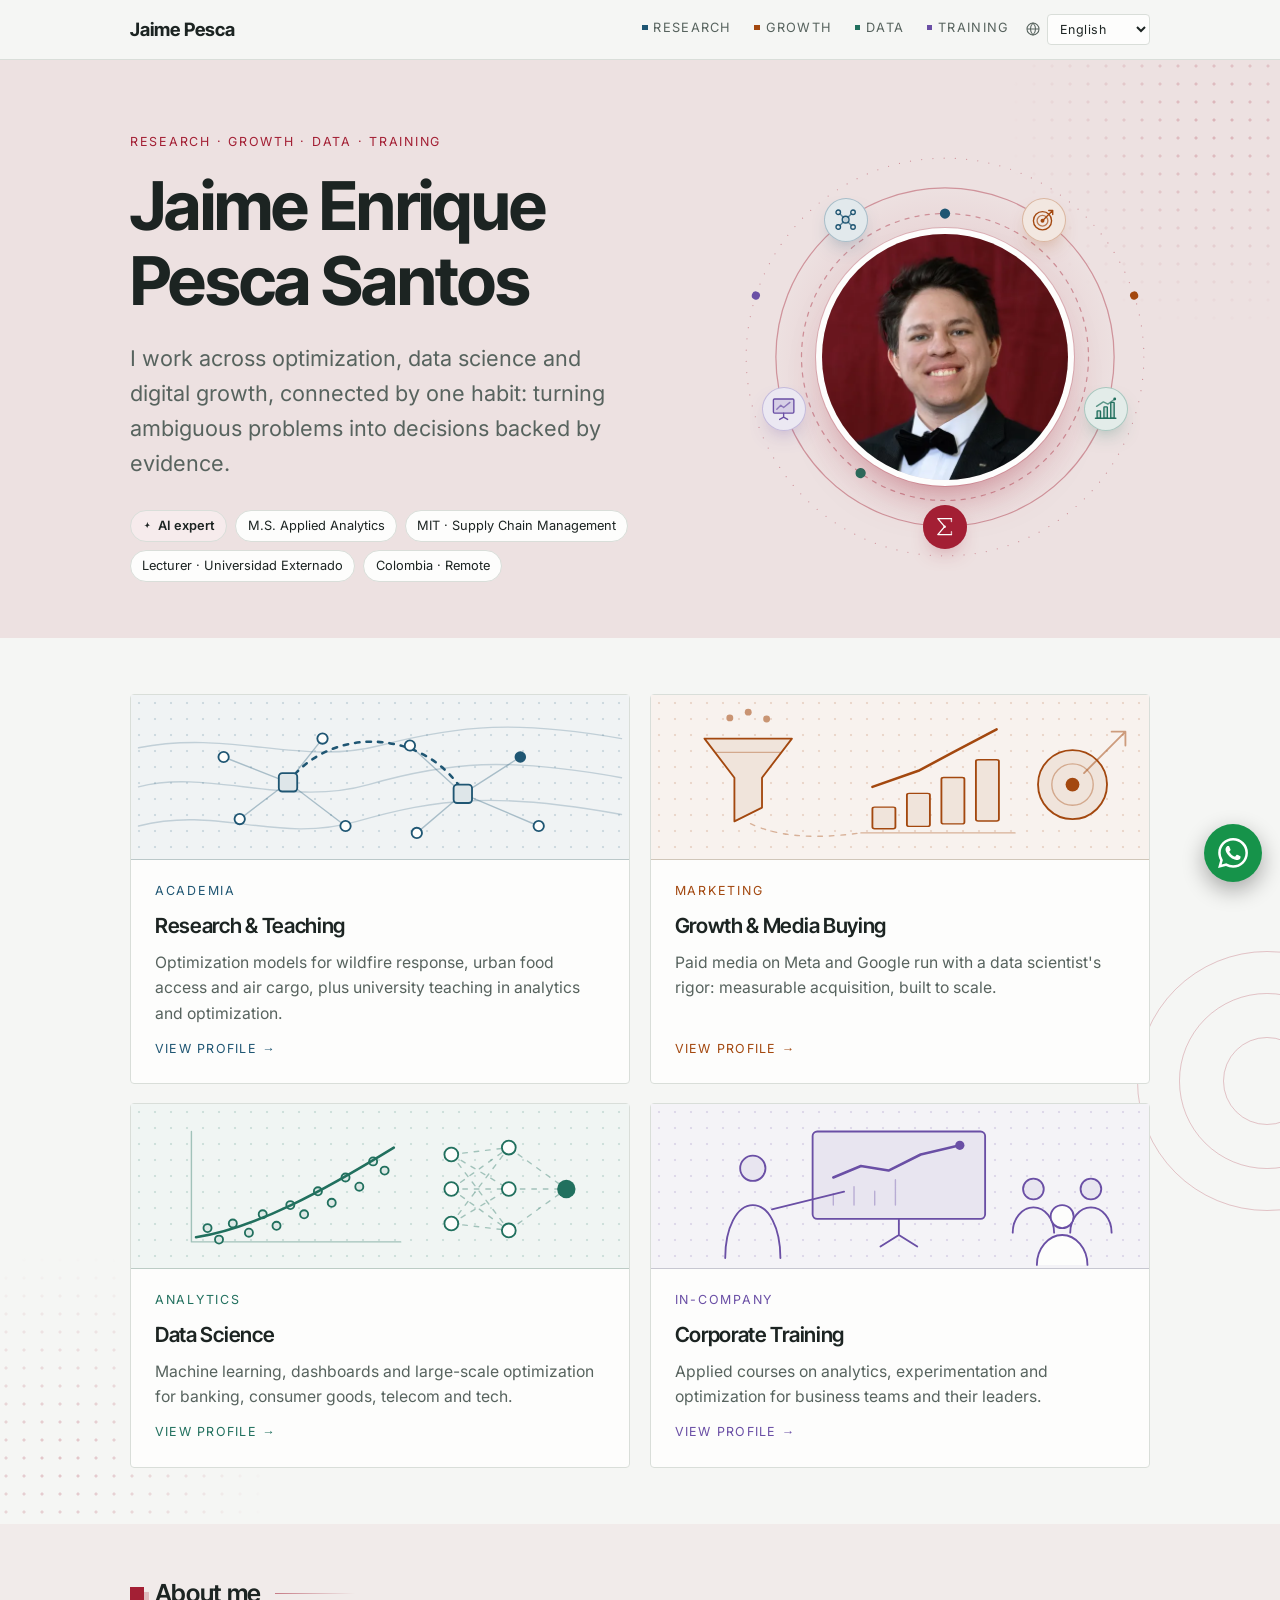
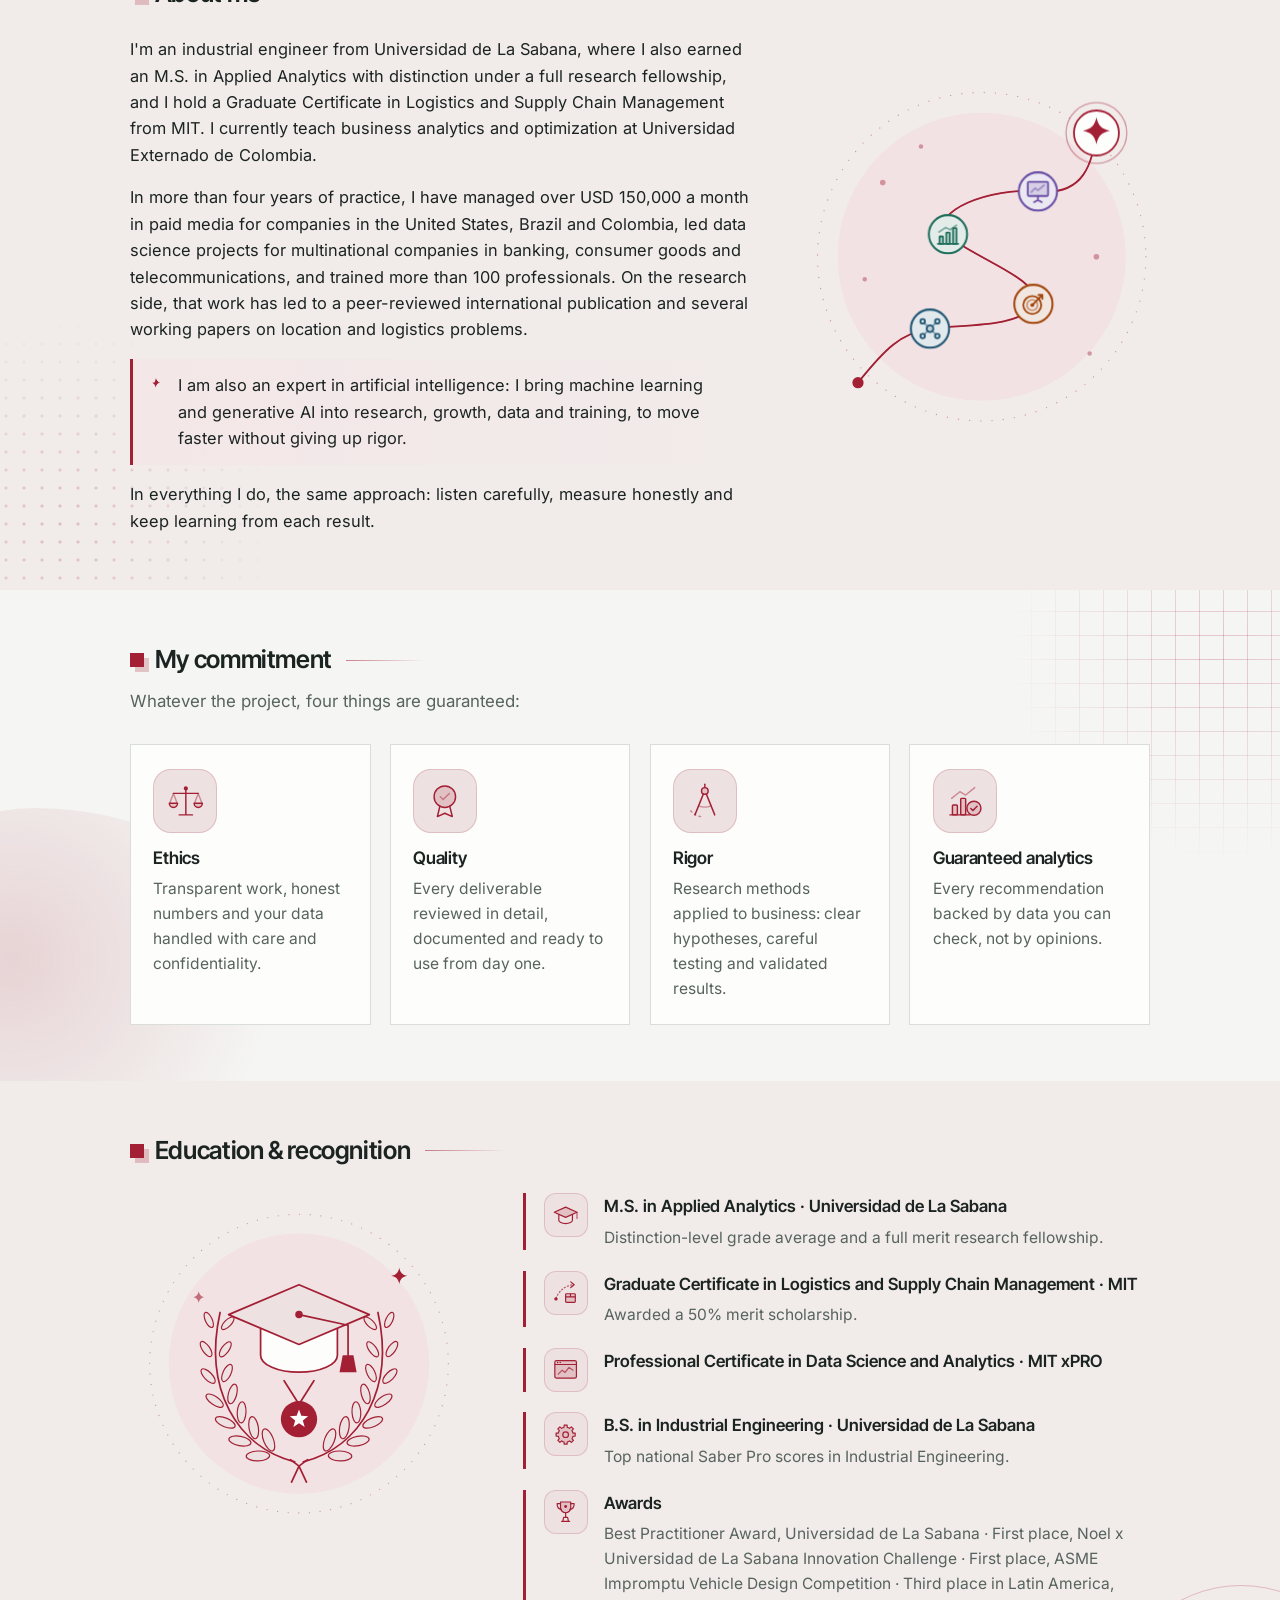
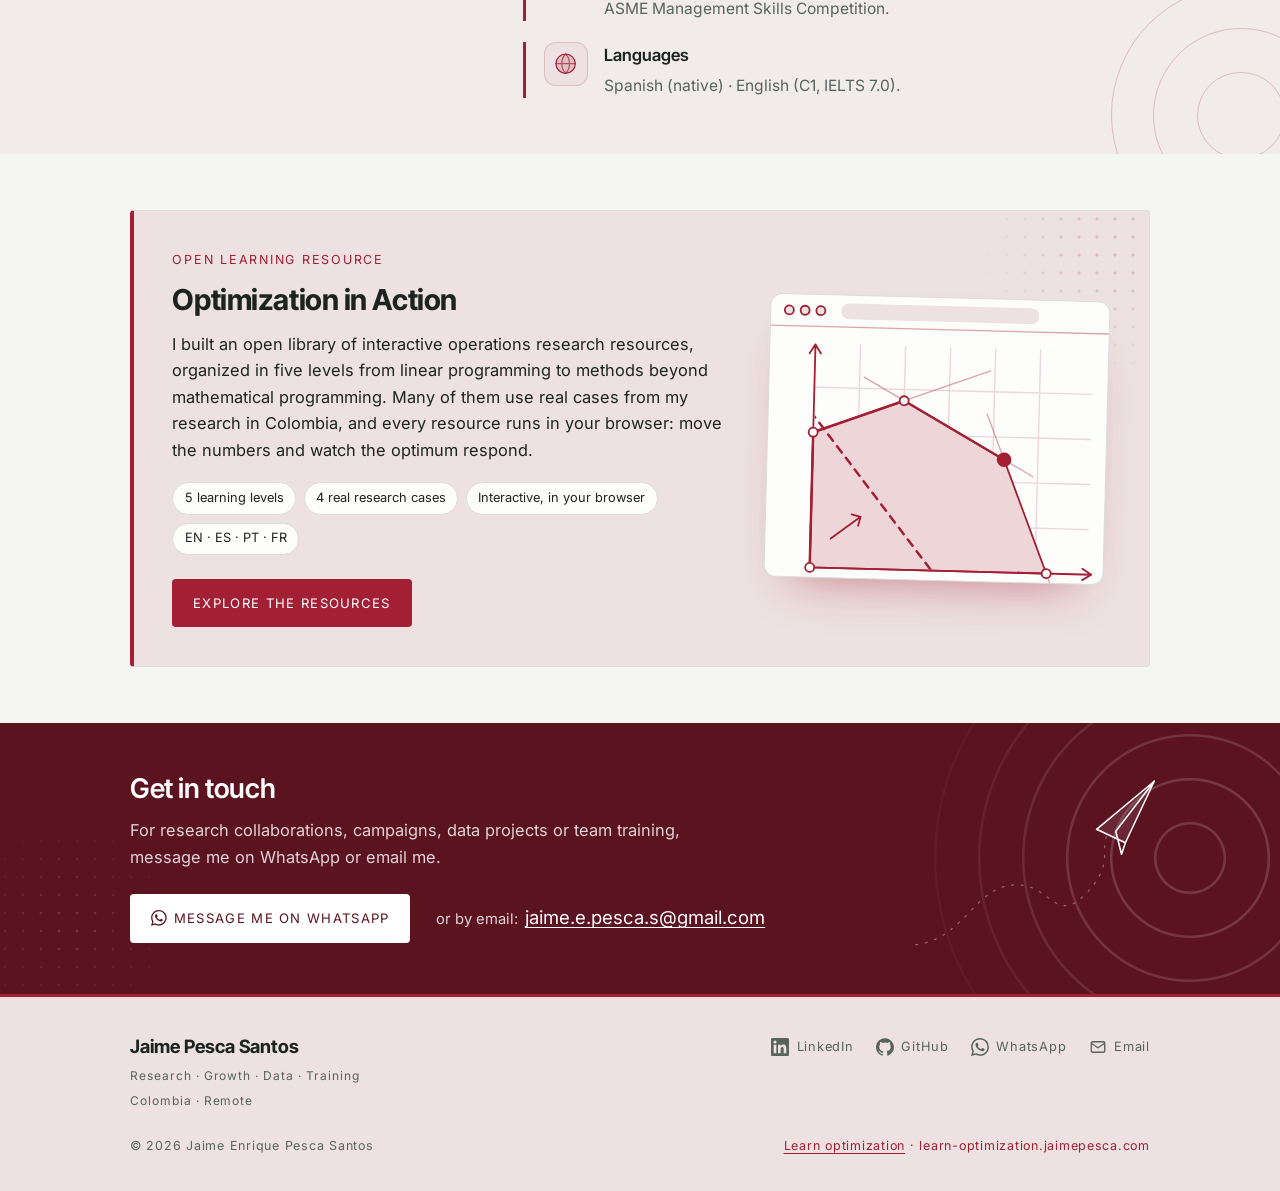
<file: index.html>
<!doctype html>
<html lang="en">
<head>
<!-- Google tag (gtag.js) -->
<script async src="https://www.googletagmanager.com/gtag/js?id=G-XW74HS2G7B"></script>
<script>
  window.dataLayer = window.dataLayer || [];
  function gtag(){dataLayer.push(arguments);}
  gtag('js', new Date());
  gtag('config', 'G-XW74HS2G7B');
</script>
  <meta charset="utf-8">
  <meta name="viewport" content="width=device-width, initial-scale=1">
  <title data-i18n="home.meta.title">Jaime Pesca · Optimization, Data Science, Growth &amp; Corporate Training</title>
  <meta name="description" content="Operations research, data science, paid media growth and corporate training. Based in Colombia, working remotely. Write to me and let&#x27;s talk." data-i18n-attr="content:home.meta.desc">
  <meta name="author" content="Jaime Enrique Pesca Santos">
  <link rel="canonical" href="https://jaimepesca.com/">
  <link rel="alternate" hreflang="en" href="https://jaimepesca.com/">
  <link rel="alternate" hreflang="es" href="https://jaimepesca.com/?lang=es">
  <link rel="alternate" hreflang="pt" href="https://jaimepesca.com/?lang=pt">
  <link rel="alternate" hreflang="fr" href="https://jaimepesca.com/?lang=fr">
  <link rel="alternate" hreflang="x-default" href="https://jaimepesca.com/">
  <meta property="og:type" content="profile">
  <meta property="og:site_name" content="Jaime Pesca">
  <meta property="og:title" content="Jaime Pesca · Optimization, Data Science, Growth &amp; Corporate Training">
  <meta property="og:description" content="Operations research, data science, paid media growth and corporate training. Based in Colombia, working remotely. Write to me and let&#x27;s talk.">
  <meta property="og:url" content="https://jaimepesca.com/">
  <meta property="og:image" content="https://jaimepesca.com/images/social/og-home.jpg">
  <meta property="og:image:width" content="1200">
  <meta property="og:image:height" content="630">
  <meta property="og:image:alt" content="Jaime Pesca · Optimization, Data Science, Growth &amp; Corporate Training">
  <meta property="og:locale" content="en_US">
  <meta property="og:locale:alternate" content="es_CO">
  <meta property="og:locale:alternate" content="pt_BR">
  <meta property="og:locale:alternate" content="fr_FR">
  <meta property="profile:first_name" content="Jaime Enrique">
  <meta property="profile:last_name" content="Pesca Santos">
  <meta name="twitter:card" content="summary_large_image">
  <meta name="twitter:title" content="Jaime Pesca · Optimization, Data Science, Growth &amp; Corporate Training">
  <meta name="twitter:description" content="Operations research, data science, paid media growth and corporate training. Based in Colombia, working remotely. Write to me and let&#x27;s talk.">
  <meta name="twitter:image" content="https://jaimepesca.com/images/social/og-home.jpg">
  <meta name="twitter:image:alt" content="Jaime Pesca · Optimization, Data Science, Growth &amp; Corporate Training">
  <link rel="icon" href="favicon.ico" sizes="32x32">
  <link rel="icon" href="assets/icons/favicon.svg" type="image/svg+xml">
  <link rel="apple-touch-icon" href="assets/icons/apple-touch-icon.png">
  <meta name="theme-color" content="#a31f34">
  <link rel="preload" href="assets/fonts/inter-latin-wght-normal.woff2" as="font" type="font/woff2" crossorigin>
  <link rel="preload" href="assets/fonts/inter-tight-latin-wght-normal.woff2" as="font" type="font/woff2" crossorigin>
  <link rel="stylesheet" href="assets/css/styles.css?v=202610132008">
  <link rel="stylesheet" href="assets/css/pages/home.css?v=202610132008">
  <script src="assets/js/i18n.js?v=202610132008"></script>
  <script src="assets/js/main.js?v=202610132008" defer></script>
  <script type="application/ld+json">
  {
    "@context": "https://schema.org",
    "@graph": [
      {
        "@type": "WebSite",
        "@id": "https://jaimepesca.com/#website",
        "url": "https://jaimepesca.com/",
        "name": "Jaime Pesca",
        "inLanguage": [
          "en",
          "es",
          "pt",
          "fr"
        ],
        "publisher": {
          "@id": "https://jaimepesca.com/#person"
        }
      },
      {
        "@type": "ProfilePage",
        "@id": "https://jaimepesca.com/#webpage",
        "url": "https://jaimepesca.com/",
        "name": "Jaime Pesca · Optimization, Data Science, Growth & Corporate Training",
        "description": "Operations research, data science, paid media growth and corporate training. Based in Colombia, working remotely. Write to me and let's talk.",
        "inLanguage": "en",
        "isPartOf": {
          "@id": "https://jaimepesca.com/#website"
        },
        "about": {
          "@id": "https://jaimepesca.com/#person"
        },
        "mainEntity": {
          "@id": "https://jaimepesca.com/#person"
        }
      },
      {
        "@type": "Person",
        "@id": "https://jaimepesca.com/#person",
        "name": "Jaime Enrique Pesca Santos",
        "alternateName": "Jaime Pesca",
        "url": "https://jaimepesca.com/",
        "sameAs": [
          "https://www.linkedin.com/in/jaime-pesca",
          "https://github.com/JaimePesca"
        ],
        "image": "https://jaimepesca.com/images/jaime-pesca.jpg",
        "homeLocation": {
          "@type": "Place",
          "address": {
            "@type": "PostalAddress",
            "addressCountry": "CO"
          }
        },
        "jobTitle": "Lecturer in Business Analytics and Optimization",
        "worksFor": {
          "@type": "CollegeOrUniversity",
          "name": "Universidad Externado de Colombia"
        },
        "alumniOf": [
          {
            "@type": "CollegeOrUniversity",
            "name": "Universidad de La Sabana"
          },
          {
            "@type": "CollegeOrUniversity",
            "name": "Massachusetts Institute of Technology",
            "alternateName": "MIT"
          }
        ],
        "hasCredential": [
          {
            "@type": "EducationalOccupationalCredential",
            "name": "M.S. in Applied Analytics",
            "credentialCategory": "degree",
            "recognizedBy": {
              "@type": "CollegeOrUniversity",
              "name": "Universidad de La Sabana"
            }
          },
          {
            "@type": "EducationalOccupationalCredential",
            "name": "Graduate Certificate in Logistics and Supply Chain Management",
            "credentialCategory": "certificate",
            "recognizedBy": {
              "@type": "CollegeOrUniversity",
              "name": "Massachusetts Institute of Technology",
              "alternateName": "MIT"
            }
          },
          {
            "@type": "EducationalOccupationalCredential",
            "name": "Professional Certificate in Data Science and Analytics",
            "credentialCategory": "certificate",
            "recognizedBy": {
              "@type": "Organization",
              "name": "MIT xPRO"
            }
          },
          {
            "@type": "EducationalOccupationalCredential",
            "name": "B.S. in Industrial Engineering",
            "credentialCategory": "degree",
            "recognizedBy": {
              "@type": "CollegeOrUniversity",
              "name": "Universidad de La Sabana"
            }
          }
        ],
        "award": [
          "Best Practitioner Award, Universidad de La Sabana (2023)",
          "First place, Noel x Universidad de La Sabana Innovation Challenge (2023)",
          "First place, ASME Impromptu Vehicle Design Competition (2021)",
          "Third place in Latin America, ASME Management Skills Competition (2021)"
        ],
        "memberOf": [
          {
            "@type": "Organization",
            "name": "The OR Society"
          },
          {
            "@type": "Organization",
            "name": "Colombian Association of Operations Research (ASOCIO)"
          }
        ],
        "knowsLanguage": [
          "Spanish",
          "English"
        ],
        "knowsAbout": [
          "Operations research",
          "Mathematical optimization",
          "Stochastic programming",
          "Facility location",
          "Data science",
          "Machine learning",
          "Business intelligence",
          "Paid media",
          "Media buying",
          "Growth marketing",
          "Marketing attribution",
          "Conversion rate optimization",
          "Corporate training",
          "Artificial intelligence",
          "Generative AI"
        ]
      },
      {
        "@type": "LearningResource",
        "@id": "https://learn-optimization.jaimepesca.com/#resource",
        "name": "Optimization in Action",
        "url": "https://learn-optimization.jaimepesca.com/",
        "description": "An open library of interactive operations research resources, organized in five levels from linear programming to methods beyond mathematical programming. Many of them use real research cases from Colombia, and every resource runs in the browser.",
        "learningResourceType": "Interactive resource",
        "educationalUse": "Self-study",
        "teaches": "Operations research and mathematical optimization",
        "inLanguage": [
          "en",
          "es",
          "pt",
          "fr"
        ],
        "isAccessibleForFree": true,
        "author": {
          "@id": "https://jaimepesca.com/#person"
        }
      }
    ]
  }
  </script>
</head>
<body class="p-home">

  <header class="site-head">
    <div class="wrap nav-row">
      <a class="brand" href="./">Jaime Pesca</a>
      <nav id="nav-menu" class="nav-menu" aria-label="Main" data-i18n-attr="aria-label:nav.main">
        <a href="research.html" data-i18n="nav.research">Research</a>
        <a href="growth.html" data-i18n="nav.growth">Growth</a>
        <a href="data.html" data-i18n="nav.data">Data</a>
        <a href="training.html" data-i18n="nav.training">Training</a>
      </nav>
      <div class="nav-tools">
        <label class="lang-switch" hidden>
          <svg viewBox="0 0 24 24" fill="none" stroke="currentColor" stroke-width="1.6" aria-hidden="true"><circle cx="12" cy="12" r="9"/><path d="M3 12h18M12 3c2.5 2.6 3.8 5.6 3.8 9s-1.3 6.4-3.8 9c-2.5-2.6-3.8-5.6-3.8-9S9.5 5.6 12 3z"/></svg>
          <span class="visually-hidden" data-i18n="nav.language">Language</span>
          <select data-lang-select></select>
        </label>
        <button class="nav-toggle" aria-expanded="false" aria-controls="nav-menu" data-i18n="nav.menu">Menu</button>
      </div>
    </div>
  </header>

  <main>
    <section class="hero has-deco">
      <span class="deco deco-dots at-tr s-lg" aria-hidden="true"></span>
      <div class="wrap hero-split">
        <div>
          <span class="eyebrow" data-i18n="home.eyebrow">Research · Growth · Data · Training</span>
          <h1>Jaime Enrique Pesca Santos</h1>
          <p class="lede" data-i18n="home.lede">I work across optimization, data science and digital growth, connected by one habit: turning ambiguous problems into decisions backed by evidence.</p>
          <div class="chip-row">
            <span class="chip" data-i18n="home.fact.ms">M.S. Applied Analytics</span>
            <span class="chip" data-i18n="home.fact.mit">MIT · Supply Chain Management</span>
            <span class="chip" data-i18n="home.fact.lecturer">Lecturer · Universidad Externado</span>
            <span class="chip" data-i18n="home.fact.location">Colombia · Remote</span>
            <span class="chip chip-ai" data-i18n="ai.badge">AI expert</span>
          </div>
        </div>
        <!-- Retrato en órbita: una persona, cuatro áreas (cada una en su tono) y la Σ del sitio -->
        <div class="hero-visual">
          <svg class="art hv-orbits" viewBox="0 0 400 400" aria-hidden="true" focusable="false">
            <circle class="a-faint" cx="200" cy="200" r="194" stroke-width="2.4" stroke-dasharray="0 11"/>
            <circle class="a-faint" cx="200" cy="200" r="165"/>
            <circle class="a-faint a-dash anim-flow" cx="200" cy="200" r="140" style="--dur:8s"/>
            <!-- Cada punto parte de su propio ángulo (entre las insignias), así quietos también quedan repartidos -->
            <g class="anim-orbit hv-dot t-research" style="--dur:40s"><circle cx="200" cy="60" r="5"/></g>
            <g transform="rotate(216 200 200)"><g class="anim-orbit hv-dot t-data" style="--dur:40s"><circle cx="200" cy="60" r="5"/></g></g>
            <g transform="rotate(72 200 200)"><g class="anim-orbit hv-dot hv-rev t-growth" style="--dur:56s"><circle cx="200" cy="6" r="4"/></g></g>
            <g transform="rotate(288 200 200)"><g class="anim-orbit hv-dot hv-rev t-teach" style="--dur:56s"><circle cx="200" cy="6" r="4"/></g></g>
          </svg>
          <div class="portrait">
            <span class="initials" aria-hidden="true">JP</span>
            <picture>
              <source type="image/webp" srcset="images/jaime-pesca-500.webp 500w, images/jaime-pesca.webp 800w" sizes="(max-width: 720px) 150px, 250px">
              <img src="images/jaime-pesca.jpg" alt="Jaime Enrique Pesca Santos" width="800" height="800" fetchpriority="high" onerror="this.hidden = true">
            </picture>
          </div>
          <!-- Investigación: red de optimización -->
          <span class="hv-node t-research" aria-hidden="true"><span class="icon-badge sm round anim-float" style="--anim-delay:-1s"><svg class="icon" viewBox="0 0 48 48" focusable="false"><path class="i-faint" d="M19.8 19.8l-6-6M28.2 19.8l6-6M19.8 28.2l-6 6M28.2 28.2l6 6"/><circle class="i-tint" cx="24" cy="24" r="6"/><circle cx="11" cy="11" r="4"/><circle cx="37" cy="11" r="4"/><circle cx="11" cy="37" r="4"/><circle cx="37" cy="37" r="4"/></svg></span></span>
          <!-- Growth: diana -->
          <span class="hv-node t-growth" aria-hidden="true"><span class="icon-badge sm round anim-float" style="--anim-delay:-4s"><svg class="icon" viewBox="0 0 48 48" focusable="false"><circle cx="22" cy="26" r="16"/><circle class="i-faint" cx="22" cy="26" r="9.5"/><circle class="i-solid" cx="22" cy="26" r="3.5"/><path d="M22 26L40 8M33 8h7v7"/></svg></span></span>
          <!-- Datos: barras con tendencia -->
          <span class="hv-node t-data" aria-hidden="true"><span class="icon-badge sm round anim-float" style="--anim-delay:-2.5s"><svg class="icon" viewBox="0 0 48 48" focusable="false"><path d="M6 41h36"/><rect class="i-tint" x="9" y="28" width="6" height="13" rx="1"/><rect class="i-tint" x="21" y="21" width="6" height="20" rx="1"/><rect class="i-tint" x="33" y="13" width="6" height="28" rx="1"/><path class="i-faint" d="M8 20l12-8 8 4 11-8"/><circle class="i-solid" cx="40" cy="7" r="2.5"/></svg></span></span>
          <!-- Formación: tablero -->
          <span class="hv-node t-teach" aria-hidden="true"><span class="icon-badge sm round anim-float" style="--anim-delay:-5.5s"><svg class="icon" viewBox="0 0 48 48" focusable="false"><rect class="i-tint" x="6" y="7" width="36" height="25" rx="2"/><path d="M24 32v7M17 43l7-4 7 4"/><path class="i-faint" d="M12 25l7-7 5 4 11-9"/></svg></span></span>
          <!-- Σ: el sello del sitio -->
          <span class="hv-node t-sigma" aria-hidden="true"><span class="icon-badge sm round solid"><svg class="icon" viewBox="0 0 48 48" focusable="false"><path d="M36 10H12l12 14-12 14h24"/><path class="i-faint" d="M36 10v5M36 38v-5"/><circle class="i-solid" cx="24" cy="24" r="2.2"/></svg></span></span>
        </div>
      </div>
    </section>

    <section class="section has-deco" aria-label="Profiles" data-i18n-attr="aria-label:home.profiles">
      <span class="deco deco-rings at-r hide-sm" aria-hidden="true"></span>
      <span class="deco deco-dots at-bl s-lg" aria-hidden="true"></span>
      <div class="wrap">
        <div class="profile-grid">
          <div class="card-slot reveal" style="--delay:.1s">
            <a class="profile-card card-research" href="research.html">
              <span class="card-art" aria-hidden="true">
                <!-- Localización de instalaciones sobre curvas de nivel: clientes, dos centros y una ruta de carga -->
                <svg class="art" viewBox="0 0 400 120" focusable="false">
                  <path class="a-faint ca-soft" d="M-10 100C60 82 110 116 180 96S300 70 410 90M-10 66C50 50 120 84 190 64S310 40 410 58M-10 32C70 16 130 48 200 30S320 8 410 24"/>
                  <path class="a-faint ca-links" d="M64 40L120 62M78 94L120 62M150 24L120 62M170 100L120 62M226 30L272 72M232 106L272 72M322 40L272 72M338 100L272 72"/>
                  <path class="a-pop-line a-dash anim-flow ca-route" d="M126 55C164 14 234 18 268 64"/>
                  <g class="ca-nodes">
                    <circle class="a-bg a-line" cx="64" cy="40" r="4.5"/><circle class="a-bg a-line" cx="78" cy="94" r="4.5"/><circle class="a-bg a-line" cx="150" cy="24" r="4.5"/><circle class="a-bg a-line" cx="170" cy="100" r="4.5"/><circle class="a-bg a-line" cx="226" cy="30" r="4.5"/><circle class="a-bg a-line" cx="232" cy="106" r="4.5"/><circle class="a-bg a-line" cx="338" cy="100" r="4.5"/>
                  </g>
                  <circle class="a-faint ca-halo" cx="322" cy="40" r="12"/>
                  <circle class="a-pop" cx="322" cy="40" r="5"/>
                  <rect class="a-fill a-line ca-fac" x="112" y="54" width="16" height="16" rx="3"/>
                  <rect class="a-fill a-line ca-fac" x="264" y="64" width="16" height="16" rx="3"/>
                </svg>
              </span>
              <span class="eyebrow" data-i18n="home.card.research.eyebrow">Academia</span>
              <h3 data-i18n="home.card.research.title">Research &amp; Teaching</h3>
              <p data-i18n="home.card.research.text">Optimization models for wildfire response, urban food access and air cargo, plus university teaching in analytics and optimization.</p>
              <span class="go" data-i18n="home.card.go">View profile →</span>
            </a>
          </div>
          <div class="card-slot reveal" style="--delay:.2s">
            <a class="profile-card card-growth" href="growth.html">
              <span class="card-art" aria-hidden="true">
                <!-- Embudo que alimenta barras crecientes y una diana -->
                <svg class="art" viewBox="0 0 400 120" focusable="false">
                  <g class="ca-drops"><circle class="a-pop" cx="52" cy="10" r="3"/><circle class="a-pop" cx="68" cy="5" r="3"/><circle class="a-pop" cx="84" cy="11" r="3"/></g>
                  <path class="a-fill a-line" d="M30 24h76L80 58v26l-24 12V58z"/>
                  <path class="a-faint" d="M40 36h56"/>
                  <path class="a-faint a-dash anim-flow ca-flow" d="M70 98C100 112 136 110 166 106"/>
                  <path class="a-faint" d="M166 106h134"/>
                  <rect class="a-fill a-line ca-bar" x="176" y="80" width="20" height="26" rx="2"/>
                  <rect class="a-fill a-line ca-bar" x="206" y="66" width="20" height="40" rx="2"/>
                  <rect class="a-fill a-line ca-bar" x="236" y="50" width="20" height="56" rx="2"/>
                  <rect class="a-fill a-line ca-bar" x="266" y="32" width="20" height="74" rx="2"/>
                  <path class="a-pop-line" d="M176 66L216 52L246 36L284 16"/>
                  <circle class="a-fill a-line" cx="350" cy="64" r="30"/>
                  <circle class="a-faint" cx="350" cy="64" r="18"/>
                  <circle class="a-pop" cx="350" cy="64" r="6"/>
                  <path class="a-line ca-arrow" d="M350 64L386 28M374 28h12v12"/>
                </svg>
              </span>
              <span class="eyebrow" data-i18n="home.card.growth.eyebrow">Marketing</span>
              <h3 data-i18n="home.card.growth.title">Growth &amp; Media Buying</h3>
              <p data-i18n="home.card.growth.text">Paid media on Meta and Google run with a data scientist's rigor: measurable acquisition, built to scale.</p>
              <span class="go" data-i18n="home.card.go">View profile →</span>
            </a>
          </div>
          <div class="card-slot reveal" style="--delay:.3s">
            <a class="profile-card card-data" href="data.html">
              <span class="card-art" aria-hidden="true">
                <!-- Dispersión con curva ajustada y una red neuronal pequeña -->
                <svg class="art" viewBox="0 0 400 120" focusable="false">
                  <path class="a-faint" d="M36 10v96h182"/>
                  <g class="ca-pts">
                    <circle class="a-fill a-line" cx="50" cy="94" r="3.5"/><circle class="a-fill a-line" cx="60" cy="104" r="3.5"/><circle class="a-fill a-line" cx="72" cy="90" r="3.5"/><circle class="a-fill a-line" cx="86" cy="98" r="3.5"/><circle class="a-fill a-line" cx="98" cy="82" r="3.5"/><circle class="a-fill a-line" cx="110" cy="92" r="3.5"/><circle class="a-fill a-line" cx="122" cy="74" r="3.5"/><circle class="a-fill a-line" cx="134" cy="82" r="3.5"/><circle class="a-fill a-line" cx="146" cy="62" r="3.5"/><circle class="a-fill a-line" cx="158" cy="72" r="3.5"/><circle class="a-fill a-line" cx="170" cy="50" r="3.5"/><circle class="a-fill a-line" cx="182" cy="58" r="3.5"/><circle class="a-fill a-line" cx="194" cy="36" r="3.5"/><circle class="a-fill a-line" cx="204" cy="44" r="3.5"/>
                  </g>
                  <path class="a-pop-line" d="M40 102C92 94 150 62 212 24"/>
                  <path class="a-faint a-dash anim-flow ca-edges" d="M262 30L312 24M262 30L312 60M262 30L312 96M262 60L312 24M262 60L312 60M262 60L312 96M262 90L312 24M262 90L312 60M262 90L312 96M312 24L362 60M312 60L362 60M312 96L362 60"/>
                  <g class="ca-net"><circle class="a-bg a-line" cx="262" cy="30" r="6"/><circle class="a-bg a-line" cx="262" cy="60" r="6"/><circle class="a-bg a-line" cx="262" cy="90" r="6"/><circle class="a-bg a-line" cx="312" cy="24" r="6"/><circle class="a-bg a-line" cx="312" cy="60" r="6"/><circle class="a-bg a-line" cx="312" cy="96" r="6"/></g>
                  <circle class="a-faint ca-halo" cx="362" cy="60" r="15"/>
                  <circle class="a-pop" cx="362" cy="60" r="8"/>
                </svg>
              </span>
              <span class="eyebrow" data-i18n="home.card.data.eyebrow">Analytics</span>
              <h3 data-i18n="home.card.data.title">Data Science</h3>
              <p data-i18n="home.card.data.text">Machine learning, dashboards and large-scale optimization for banking, consumer goods, telecom and tech.</p>
              <span class="go" data-i18n="home.card.go">View profile →</span>
            </a>
          </div>
          <div class="card-slot reveal" style="--delay:.4s">
            <a class="profile-card card-teach" href="training.html">
              <span class="card-art" aria-hidden="true">
                <!-- Clase: tablero con una curva que sube, quien enseña y el grupo -->
                <svg class="art" viewBox="0 0 400 120" focusable="false">
                  <rect class="a-fill a-line" x="124" y="10" width="150" height="76" rx="4"/>
                  <path class="a-line" d="M199 86v14M183 110l16-10 16 10"/>
                  <path class="a-faint" d="M142 74v-10M160 74v-16M178 74v-12M196 74v-22"/>
                  <path class="a-pop-line" d="M142 50L166 40L190 44L218 30L252 22"/>
                  <circle class="a-pop" cx="252" cy="22" r="4"/>
                  <circle class="a-fill a-line" cx="72" cy="42" r="11"/>
                  <path class="a-line" d="M48 120c0-26 10-46 24-46s24 20 24 46"/>
                  <path class="a-line ca-pointer" d="M90 82L150 58"/>
                  <g class="ca-head"><circle class="a-fill a-line" cx="316" cy="60" r="9"/><path class="a-line" d="M298 98c0-12 8-22 18-22s18 10 18 22"/></g>
                  <g class="ca-head"><circle class="a-fill a-line" cx="366" cy="60" r="9"/><path class="a-line" d="M348 98c0-12 8-22 18-22s18 10 18 22"/></g>
                  <g class="ca-head"><circle class="a-bg a-line" cx="341" cy="84" r="10"/><path class="a-bg a-line" d="M319 126c0-14 10-26 22-26s22 12 22 26"/></g>
                  <g class="ca-bubble"><path class="a-bg a-line" d="M322 6h42a9 9 0 0 1 9 9v6a9 9 0 0 1-9 9h-24l-9 8v-8h-9a9 9 0 0 1-9-9v-6a9 9 0 0 1 9-9z"/><circle class="a-solid" cx="332" cy="18" r="2"/><circle class="a-solid" cx="343" cy="18" r="2"/><circle class="a-solid" cx="354" cy="18" r="2"/></g>
                </svg>
              </span>
              <span class="eyebrow" data-i18n="home.card.training.eyebrow">In-company</span>
              <h3 data-i18n="home.card.training.title">Corporate Training</h3>
              <p data-i18n="home.card.training.text">Applied courses on analytics, experimentation and optimization for business teams and their leaders.</p>
              <span class="go" data-i18n="home.card.go">View profile →</span>
            </a>
          </div>
        </div>
      </div>
    </section>

    <section class="section has-deco">
      <span class="deco deco-dots at-bl s-lg" aria-hidden="true"></span>
      <div class="wrap split about-split">
        <div class="reveal">
          <h2 data-i18n="home.about.title">About me</h2>
          <p data-i18n="home.about.p1">I'm an industrial engineer from Universidad de La Sabana, where I also earned an M.S. in Applied Analytics with distinction under a full research fellowship, and I hold a Graduate Certificate in Logistics and Supply Chain Management from MIT. I currently teach business analytics and optimization at Universidad Externado de Colombia.</p>
          <p style="margin-top:1rem" data-i18n="home.about.p2">In more than four years of practice, I have managed over USD 150,000 a month in paid media for companies in the United States, Brazil and Colombia, led data science projects for multinational companies in banking, consumer goods and telecommunications, and trained more than 100 professionals. On the research side, that work has led to a peer-reviewed international publication and several working papers on location and logistics problems.</p>
          <p class="about-ai" style="margin-top:1rem" data-i18n="home.about.ai">I am also an expert in artificial intelligence: I bring machine learning and generative AI into research, growth, data and training, to move faster without giving up rigor.</p>
          <p style="margin-top:1rem" data-i18n="home.about.p3">In everything I do, the same approach: listen carefully, measure honestly and keep learning from each result.</p>
        </div>
        <!-- Trayectoria: un camino que une las cuatro áreas y termina en la IA -->
        <div class="split-art about-art reveal" style="--delay:.15s" aria-hidden="true">
          <svg class="art" viewBox="0 0 300 300" focusable="false">
            <circle class="a-fill art-disc" cx="150" cy="150" r="128"/>
            <circle class="a-faint" cx="150" cy="150" r="146" stroke-width="2.4" stroke-dasharray="0 10"/>
            <g class="ab-stars"><circle cx="62" cy="84" r="2.5"/><circle cx="96" cy="52" r="2"/><circle cx="252" cy="150" r="2.5"/><circle cx="246" cy="236" r="2"/><circle cx="46" cy="170" r="2"/></g>
            <path class="a-faint" d="M40 262C64 232 78 218 104 214S186 214 196 192S138 150 120 130S158 88 200 92S248 66 252 40"/>
            <path class="a-line anim-draw" pathLength="1" stroke-width="2.2" style="--dur:2.4s; --anim-delay:.35s" d="M40 262C64 232 78 218 104 214S186 214 196 192S138 150 120 130S158 88 200 92S248 66 252 40"/>
            <circle class="a-solid" cx="40" cy="262" r="5"/>
            <g class="ab-node t-research" style="--pop-delay:.7s"><circle class="ab-disc" cx="104" cy="214" r="17"/><svg class="ni" focusable="false" x="92" y="202" width="24" height="24" viewBox="0 0 48 48"><path class="i-faint" d="M19.8 19.8l-6-6M28.2 19.8l6-6M19.8 28.2l-6 6M28.2 28.2l6 6"/><circle class="i-tint" cx="24" cy="24" r="6"/><circle cx="11" cy="11" r="4"/><circle cx="37" cy="11" r="4"/><circle cx="11" cy="37" r="4"/><circle cx="37" cy="37" r="4"/></svg></g>
            <g class="ab-node t-growth" style="--pop-delay:1.1s"><circle class="ab-disc" cx="196" cy="192" r="17"/><svg class="ni" focusable="false" x="184" y="180" width="24" height="24" viewBox="0 0 48 48"><circle cx="22" cy="26" r="16"/><circle class="i-faint" cx="22" cy="26" r="9.5"/><circle class="i-solid" cx="22" cy="26" r="3.5"/><path d="M22 26L40 8M33 8h7v7"/></svg></g>
            <g class="ab-node t-data" style="--pop-delay:1.5s"><circle class="ab-disc" cx="120" cy="130" r="17"/><svg class="ni" focusable="false" x="108" y="118" width="24" height="24" viewBox="0 0 48 48"><path d="M6 41h36"/><rect class="i-tint" x="9" y="28" width="6" height="13" rx="1"/><rect class="i-tint" x="21" y="21" width="6" height="20" rx="1"/><rect class="i-tint" x="33" y="13" width="6" height="28" rx="1"/><path class="i-faint" d="M8 20l12-8 8 4 11-8"/></svg></g>
            <g class="ab-node t-teach" style="--pop-delay:1.9s"><circle class="ab-disc" cx="200" cy="92" r="17"/><svg class="ni" focusable="false" x="188" y="80" width="24" height="24" viewBox="0 0 48 48"><rect class="i-tint" x="6" y="7" width="36" height="25" rx="2"/><path d="M24 32v7M17 43l7-4 7 4"/><path class="i-faint" d="M12 25l7-7 5 4 11-9"/></svg></g>
            <circle class="a-faint anim-pulse" cx="252" cy="40" r="27" style="--dur:6s"/>
            <circle class="a-bg a-line" cx="252" cy="40" r="20"/>
            <path class="a-pop anim-sway" style="--dur:8s" d="M252 26c1.4 7.2 4.8 10.6 12 12-7.2 1.4-10.6 4.8-12 12-1.4-7.2-4.8-10.6-12-12 7.2-1.4 10.6-4.8 12-12z"/>
          </svg>
        </div>
      </div>
    </section>

    <section class="section values has-deco">
      <span class="deco deco-grid at-tr s-lg hide-sm" aria-hidden="true"></span>
      <span class="deco deco-blob at-bl s-lg anim-spin" aria-hidden="true"></span>
      <div class="wrap">
        <h2 class="reveal" data-i18n="values.title">My commitment</h2>
        <p class="section-intro reveal" style="--delay:.08s" data-i18n="values.intro">Whatever the project, four things are guaranteed:</p>
        <div class="service-grid pairs value-grid">
          <div class="value-slot reveal" style="--delay:.1s">
            <div class="service value">
              <!-- Ética: balanza -->
              <span class="icon-badge" aria-hidden="true"><svg class="icon" viewBox="0 0 48 48" focusable="false"><path d="M24 9v31M16 41h16M9 15h30"/><circle class="i-solid" cx="24" cy="9" r="2.5"/><path class="i-faint" d="M9 15L4.5 27M9 15l4.5 12M39 15l-4.5 12M39 15l4.5 12"/><path class="i-tint" d="M4 27h10a5 5 0 0 1-10 0zM34 27h10a5 5 0 0 1-10 0z"/></svg></span>
              <h3 data-i18n="values.1.title">Ethics</h3>
              <p data-i18n="values.1.text">Transparent work, honest numbers and your data handled with care and confidentiality.</p>
            </div>
          </div>
          <div class="value-slot reveal" style="--delay:.2s">
            <div class="service value">
              <!-- Calidad: medalla -->
              <span class="icon-badge" aria-hidden="true"><svg class="icon" viewBox="0 0 48 48" focusable="false"><circle class="i-tint" cx="24" cy="19" r="13"/><path d="M18 30.5L15 43l9-4 9 4-3-12.5"/><path class="i-faint" d="M18.5 19l3.5 3.5L29.5 15"/></svg></span>
              <h3 data-i18n="values.2.title">Quality</h3>
              <p data-i18n="values.2.text">Every deliverable reviewed in detail, documented and ready to use from day one.</p>
            </div>
          </div>
          <div class="value-slot reveal" style="--delay:.3s">
            <div class="service value">
              <!-- Rigor: compás de precisión -->
              <span class="icon-badge" aria-hidden="true"><svg class="icon" viewBox="0 0 48 48" focusable="false"><path d="M24 4v4"/><circle class="i-tint" cx="24" cy="12" r="4"/><path d="M22.3 15.6L12 41M25.7 15.6L36 41"/><path class="i-faint" d="M16.5 30c4.6 2 10.4 2 15 0"/><path class="i-faint" d="M7 36c3 4 7.5 6.5 12 7" stroke-dasharray="2 4"/></svg></span>
              <h3 data-i18n="values.3.title">Rigor</h3>
              <p data-i18n="values.3.text">Research methods applied to business: clear hypotheses, careful testing and validated results.</p>
            </div>
          </div>
          <div class="value-slot reveal" style="--delay:.4s">
            <div class="service value">
              <!-- Analítica garantizada: gráfico con sello de verificación -->
              <span class="icon-badge" aria-hidden="true"><svg class="icon" viewBox="0 0 48 48" focusable="false"><path d="M6 41h24"/><rect class="i-tint" x="9" y="29" width="6" height="12" rx="1"/><rect class="i-tint" x="19" y="21" width="6" height="20" rx="1"/><path class="i-faint" d="M8 21l10-8 7 4 11-9"/><circle class="i-tint" cx="35" cy="33" r="8.5"/><path d="M31.2 33.2l2.6 2.6 5-5.2"/></svg></span>
              <h3 data-i18n="values.4.title">Guaranteed analytics</h3>
              <p data-i18n="values.4.text">Every recommendation backed by data you can check, not by opinions.</p>
            </div>
          </div>
        </div>
      </div>
    </section>

    <section class="section has-deco">
      <span class="deco deco-rings at-br anim-pulse" style="--dur:8s" aria-hidden="true"></span>
      <div class="wrap">
        <h2 class="reveal" data-i18n="home.edu.title">Education &amp; recognition</h2>
        <div class="split reverse edu-split">
          <div class="reveal">
            <ul class="highlight-list iconic">
              <li>
                <span class="icon-badge sm" aria-hidden="true"><svg class="icon" viewBox="0 0 48 48" focusable="false"><path class="i-tint" d="M4 18l20-9 20 9-20 9z"/><path d="M12 22v10c0 3 5.4 6 12 6s12-3 12-6V22"/><path class="i-faint" d="M44 18v11"/></svg></span>
                <strong data-i18n="home.edu.ms.title">M.S. in Applied Analytics · Universidad de La Sabana</strong>
                <span data-i18n="home.edu.ms.text">Distinction-level grade average and a full merit research fellowship.</span>
              </li>
              <li>
                <span class="icon-badge sm" aria-hidden="true"><svg class="icon" viewBox="0 0 48 48" focusable="false"><path class="i-faint" d="M7 34C12 21 22 13 36 10" stroke-dasharray="2 4"/><path d="M33 5l6 5-6 5"/><circle class="i-solid" cx="7" cy="35" r="3"/><rect class="i-tint" x="24" y="26" width="17" height="15" rx="1.5"/><path d="M24 31.5h17M32.5 26v5.5"/></svg></span>
                <strong data-i18n="home.edu.mit.title">Graduate Certificate in Logistics and Supply Chain Management · MIT</strong>
                <span data-i18n="home.edu.mit.text">Awarded a 50% merit scholarship.</span>
              </li>
              <li>
                <span class="icon-badge sm" aria-hidden="true"><svg class="icon" viewBox="0 0 48 48" focusable="false"><rect class="i-tint" x="5" y="8" width="38" height="31" rx="3"/><path d="M5 15h38"/><circle class="i-solid" cx="10" cy="11.5" r="1.3"/><circle class="i-solid" cx="14.5" cy="11.5" r="1.3"/><path class="i-faint" d="M11 32l7-7 5 4 7-9 7 5"/></svg></span>
                <strong data-i18n="home.edu.xpro.title">Professional Certificate in Data Science and Analytics · MIT xPRO</strong>
              </li>
              <li>
                <span class="icon-badge sm" aria-hidden="true"><svg class="icon" viewBox="0 0 48 48" focusable="false"><path class="i-tint" d="M36.2 19L36.9 21.2L40.8 21.4L40.8 26.6L36.9 26.8L36.2 29.1L35.1 31.1L37.7 34.1L34.1 37.7L31.1 35.1L29 36.2L26.8 36.9L26.6 40.8L21.4 40.8L21.2 36.9L18.9 36.2L16.9 35.1L13.9 37.7L10.3 34.1L12.9 31.1L11.8 29L11.1 26.8L7.2 26.6L7.2 21.4L11.1 21.2L11.8 18.9L12.9 16.9L10.3 13.9L13.9 10.3L16.9 12.9L19 11.8L21.2 11.1L21.4 7.2L26.6 7.2L26.8 11.1L29.1 11.8L31.1 12.9L34.1 10.3L37.7 13.9L35.1 16.9z"/><circle cx="24" cy="24" r="5"/></svg></span>
                <strong data-i18n="home.edu.bs.title">B.S. in Industrial Engineering · Universidad de La Sabana</strong>
                <span data-i18n="home.edu.bs.text">Top national Saber Pro scores in Industrial Engineering.</span>
              </li>
              <li>
                <span class="icon-badge sm" aria-hidden="true"><svg class="icon" viewBox="0 0 48 48" focusable="false"><path class="i-tint" d="M15 7h18v10a9 9 0 0 1-18 0z"/><path d="M15 10H9c0 6 3 9.5 7.5 10M33 10h6c0 6-3 9.5-7.5 10M24 26v8M17 41h14M19 41l1.5-7h7l1.5 7"/><circle class="i-solid" cx="24" cy="15" r="2.5"/></svg></span>
                <strong data-i18n="home.edu.awards.title">Awards</strong>
                <span data-i18n="home.edu.awards.text">Best Practitioner Award, Universidad de La Sabana · First place, Noel x Universidad de La Sabana Innovation Challenge · First place, ASME Impromptu Vehicle Design Competition · Third place in Latin America, ASME Management Skills Competition.</span>
              </li>
              <li>
                <span class="icon-badge sm" aria-hidden="true"><svg class="icon" viewBox="0 0 48 48" focusable="false"><circle class="i-tint" cx="24" cy="24" r="17"/><path class="i-faint" d="M7 24h34M24 7c4.5 4.7 6.8 10.4 6.8 17S28.5 36.3 24 41c-4.5-4.7-6.8-10.4-6.8-17S19.5 11.7 24 7z"/></svg></span>
                <strong data-i18n="home.edu.lang.title">Languages</strong>
                <span data-i18n="home.edu.lang.text">Spanish (native) · English (C1, IELTS 7.0).</span>
              </li>
            </ul>
          </div>
          <!-- Reconocimiento: laurel, birrete con borla y medalla -->
          <div class="split-art edu-art reveal" style="--delay:.15s" aria-hidden="true">
            <svg class="art" viewBox="0 0 300 300" focusable="false">
              <circle class="a-fill art-disc" cx="150" cy="160" r="122"/>
              <circle class="a-faint" cx="150" cy="160" r="140" stroke-width="2.4" stroke-dasharray="0 10"/>
              <path class="a-line" d="M146 252C92 238 60 184 76 112M154 252C208 238 240 184 224 112"/>
              <g class="a-fill a-line ed-leaves">
                <ellipse cx="111.5" cy="246.5" rx="11" ry="4.6" transform="rotate(-181.6 111.5 246.5)"/><ellipse cx="121.4" cy="231.5" rx="11" ry="4.6" transform="rotate(-111.6 121.4 231.5)"/><ellipse cx="94.6" cy="232.5" rx="10.5" ry="4.4" transform="rotate(-169.3 94.6 232.5)"/><ellipse cx="107.5" cy="220" rx="10.5" ry="4.4" transform="rotate(-99.3 107.5 220)"/><ellipse cx="80.9" cy="215.1" rx="9.9" ry="4.1" transform="rotate(-157.1 80.9 215.1)"/><ellipse cx="96.2" cy="205.6" rx="9.9" ry="4.1" transform="rotate(-87.1 96.2 205.6)"/><ellipse cx="70.9" cy="194.7" rx="9.4" ry="3.9" transform="rotate(-145.4 70.9 194.7)"/><ellipse cx="87.7" cy="188.4" rx="9.4" ry="3.9" transform="rotate(-75.4 87.7 188.4)"/><ellipse cx="64.8" cy="171.6" rx="8.8" ry="3.7" transform="rotate(-134.5 64.8 171.6)"/><ellipse cx="82.5" cy="168.7" rx="8.8" ry="3.7" transform="rotate(-64.5 82.5 168.7)"/><ellipse cx="62.9" cy="146.3" rx="8.3" ry="3.5" transform="rotate(-124.4 62.9 146.3)"/><ellipse cx="80.9" cy="146.5" rx="8.3" ry="3.5" transform="rotate(-54.4 80.9 146.5)"/><ellipse cx="65.4" cy="119" rx="7.7" ry="3.2" transform="rotate(-115.2 65.4 119)"/><ellipse cx="83.2" cy="122.1" rx="7.7" ry="3.2" transform="rotate(-45.2 83.2 122.1)"/>
                <ellipse cx="188.5" cy="246.5" rx="11" ry="4.6" transform="rotate(361.6 188.5 246.5)"/><ellipse cx="178.6" cy="231.5" rx="11" ry="4.6" transform="rotate(291.6 178.6 231.5)"/><ellipse cx="205.4" cy="232.5" rx="10.5" ry="4.4" transform="rotate(349.3 205.4 232.5)"/><ellipse cx="192.5" cy="220" rx="10.5" ry="4.4" transform="rotate(279.3 192.5 220)"/><ellipse cx="219.1" cy="215.1" rx="9.9" ry="4.1" transform="rotate(337.1 219.1 215.1)"/><ellipse cx="203.8" cy="205.6" rx="9.9" ry="4.1" transform="rotate(267.1 203.8 205.6)"/><ellipse cx="229.1" cy="194.7" rx="9.4" ry="3.9" transform="rotate(325.4 229.1 194.7)"/><ellipse cx="212.3" cy="188.4" rx="9.4" ry="3.9" transform="rotate(255.4 212.3 188.4)"/><ellipse cx="235.2" cy="171.6" rx="8.8" ry="3.7" transform="rotate(314.5 235.2 171.6)"/><ellipse cx="217.5" cy="168.7" rx="8.8" ry="3.7" transform="rotate(244.5 217.5 168.7)"/><ellipse cx="237.1" cy="146.3" rx="8.3" ry="3.5" transform="rotate(304.4 237.1 146.3)"/><ellipse cx="219.1" cy="146.5" rx="8.3" ry="3.5" transform="rotate(234.4 219.1 146.5)"/><ellipse cx="234.6" cy="119" rx="7.7" ry="3.2" transform="rotate(295.2 234.6 119)"/><ellipse cx="216.8" cy="122.1" rx="7.7" ry="3.2" transform="rotate(225.2 216.8 122.1)"/>
              </g>
              <path class="a-line" d="M142 250l8 6 8-6M150 256l-7 15M150 256l7 15"/>
              <path class="a-line" d="M136 176l14 22 14-22"/>
              <circle class="a-pop" cx="150" cy="212" r="17"/>
              <path class="a-bg" d="M150 203L152.2 208.9L158.6 209.2L153.6 213.2L155.3 219.3L150 215.8L144.7 219.3L146.4 213.2L141.4 209.2L147.8 208.9z"/>
              <path class="a-bg a-line" d="M114 126v26c0 9 16 16 36 16s36-7 36-16v-26"/>
              <path class="a-fill a-line" d="M150 86L216 114L150 142L84 114Z"/>
              <path class="a-line" d="M150 114L196 124"/>
              <g class="anim-sway ed-tassel" style="--dur:6s"><path class="a-line" d="M196 124v30"/><path class="a-pop" d="M191 152h10l3 16h-16z"/></g>
              <circle class="a-solid" cx="150" cy="114" r="3.5"/>
              <path class="a-pop anim-blink" style="--dur:5s" d="M244 70c.9 4.6 3 6.7 7.6 7.6-4.6.9-6.7 3-7.6 7.6-.9-4.6-3-6.7-7.6-7.6 4.6-.9 6.7-3 7.6-7.6z"/>
              <path class="a-pop" d="M56 92c.7 3.4 2.2 4.9 5.6 5.6-3.4.7-4.9 2.2-5.6 5.6-.7-3.4-2.2-4.9-5.6-5.6 3.4-.7 4.9-2.2 5.6-5.6z" opacity=".6"/>
            </svg>
          </div>
        </div>
      </div>
    </section>

    <section class="section">
      <div class="wrap">
        <div class="promo promo-lp has-deco reveal">
          <span class="deco deco-dots at-tr" aria-hidden="true"></span>
          <div class="promo-copy">
            <span class="eyebrow" data-i18n="home.learn.eyebrow">Open learning resource</span>
            <h3 data-i18n="home.learn.title">Optimization in Action</h3>
            <p data-i18n="home.learn.text">I built an open library of interactive operations research resources, organized in five levels from linear programming to methods beyond mathematical programming. Many of them use real cases from my research in Colombia, and every resource runs in your browser: move the numbers and watch the optimum respond.</p>
            <div class="chip-row">
              <span class="chip" data-i18n="home.learn.fact1">5 learning levels</span>
              <span class="chip" data-i18n="home.learn.fact2">4 real research cases</span>
              <span class="chip" data-i18n="home.learn.fact3">Interactive, in your browser</span>
              <span class="chip">EN · ES · PT · FR</span>
            </div>
            <a class="btn anim-shimmer" href="https://learn-optimization.jaimepesca.com/" data-keep-lang data-ga-event="learn_optimization_click" data-i18n="home.learn.button">Explore the resources</a>
          </div>
          <!-- Programación lineal en el navegador: región factible, recta objetivo que avanza y el óptimo -->
          <div class="promo-art" aria-hidden="true">
            <svg class="art" viewBox="0 0 300 250" focusable="false">
              <defs><clipPath id="lp-clip"><rect x="41" y="8" width="250" height="201"/></clipPath></defs>
              <circle class="a-fill a-line" cx="16" cy="14" r="4"/><circle class="a-fill a-line" cx="30" cy="14" r="4"/><circle class="a-fill a-line" cx="44" cy="14" r="4"/>
              <rect class="a-fill" x="62" y="7" width="176" height="14" rx="7"/>
              <path class="a-faint" d="M0 28H300"/>
              <g transform="translate(0 32)">
                <path class="a-faint lp-grid" d="M40 170H286M40 130H286M40 90H286M40 50H286M80 12V210M120 12V210M160 12V210M200 12V210M240 12V210"/>
                <path class="a-faint" d="M40 90L196 31.5M84 40L236 124.4M194 70L254 220"/>
                <path class="a-fill a-line lp-region" d="M40 210V90L120 60L210 110L250 210Z"/>
                <path class="a-line" d="M58 184l26-20M76 162l8 2-2 8"/>
                <g clip-path="url(#lp-clip)"><path class="a-pop-line lp-iso" stroke-dasharray="7 6" d="M-36 -20L172 240"/></g>
                <path class="a-pop-line anim-draw" pathLength="1" style="--dur:2s; --anim-delay:.5s" d="M40 210V90L120 60L210 110"/>
                <path class="a-line" d="M40 12V210H290M35 20l5-8 5 8M282 205l8 5-8 5"/>
                <circle class="a-bg a-line" cx="40" cy="210" r="4"/><circle class="a-bg a-line" cx="40" cy="90" r="4"/><circle class="a-bg a-line" cx="120" cy="60" r="4"/><circle class="a-bg a-line" cx="250" cy="210" r="4"/>
                <circle class="a-faint lp-hit" cx="210" cy="110" r="9" stroke-width="2"/>
                <circle class="a-pop" cx="210" cy="110" r="6.5"/>
              </g>
            </svg>
          </div>
        </div>
      </div>
    </section>

    <section class="cta" id="contact">
      <!-- Avión de papel con su estela: escríbeme -->
      <div class="cta-plane" aria-hidden="true">
        <svg class="art" viewBox="0 0 260 200" focusable="false">
          <path class="a-faint anim-flow" style="--dur:5s" d="M6 190C56 184 66 132 106 128S150 170 182 138 196 90 206 74"/>
          <g class="anim-float" style="--dur:7s">
            <path class="a-fill a-line" d="M194 70L254 20L224 84Z"/>
            <path class="a-line" d="M254 20L214 72L220 96L224 84"/>
          </g>
        </svg>
      </div>
      <div class="wrap">
        <h2 data-i18n="home.cta.title">Get in touch</h2>
        <p data-i18n="home.cta.text">For research collaborations, campaigns, data projects or team training, message me on WhatsApp or email me.</p>
        <div class="cta-actions">
          <a class="btn btn-wa" href="#contact" data-wa data-wa-text="Hi Jaime, I visited your website and I&#x27;d like to talk about a project." data-i18n-attr="data-wa-text:wa.msg.home" data-ga-event="whatsapp_click"><svg class="wa-ico" viewBox="0 0 24 24" fill="currentColor" aria-hidden="true" focusable="false"><path d="M17.472 14.382c-.297-.149-1.758-.867-2.03-.967-.273-.099-.471-.148-.67.15-.197.297-.767.966-.94 1.164-.173.199-.347.223-.644.075-.297-.15-1.255-.463-2.39-1.475-.883-.788-1.48-1.761-1.653-2.059-.173-.297-.018-.458.13-.606.134-.133.298-.347.446-.52.149-.174.198-.298.298-.497.099-.198.05-.371-.025-.52-.075-.149-.669-1.612-.916-2.207-.242-.579-.487-.5-.669-.51-.173-.008-.371-.01-.57-.01-.198 0-.52.074-.792.372-.272.297-1.04 1.016-1.04 2.479 0 1.462 1.065 2.875 1.213 3.074.149.198 2.096 3.2 5.077 4.487.709.306 1.262.489 1.694.625.712.227 1.36.195 1.871.118.571-.085 1.758-.719 2.006-1.413.248-.694.248-1.289.173-1.413-.074-.124-.272-.198-.57-.347m-5.421 7.403h-.004a9.87 9.87 0 01-5.031-1.378l-.361-.214-3.741.982.998-3.648-.235-.374a9.86 9.86 0 01-1.51-5.26c.001-5.45 4.436-9.884 9.888-9.884 2.64 0 5.122 1.03 6.988 2.898a9.825 9.825 0 012.893 6.994c-.003 5.45-4.437 9.884-9.885 9.884m8.413-18.297A11.815 11.815 0 0012.05 0C5.495 0 .16 5.335.157 11.892c0 2.096.547 4.142 1.588 5.945L.057 24l6.305-1.654a11.882 11.882 0 005.683 1.448h.005c6.554 0 11.89-5.335 11.893-11.893a11.821 11.821 0 00-3.48-8.413Z"/></svg><span data-i18n="cta.write">Message me on WhatsApp</span></a>
          <span class="cta-alt"><span class="cta-or" data-i18n="cta.or_email">or by email:</span> <a class="mail" href="#contact" data-mail data-mail-text data-ga-event="email_click">jaime.e.pesca.s (at) gmail.com</a></span>
        </div>
      </div>
    </section>
  </main>

  <footer class="site-foot">
    <div class="wrap foot-top">
      <div class="foot-id">
        <a class="brand" href="./">Jaime Pesca Santos</a>
        <span class="foot-tag" data-i18n="foot.tagline">Research · Growth · Data · Training</span>
        <span class="foot-tag" data-i18n="foot.location">Colombia · Remote</span>
      </div>
      <ul class="social" aria-label="Social networks" data-i18n-attr="aria-label:foot.social">
        <li>
          <a href="https://www.linkedin.com/in/jaime-pesca" rel="me" data-ga-event="social_click" data-ga-label="linkedin">
            <svg viewBox="0 0 24 24" fill="currentColor" aria-hidden="true"><path d="M20.45 20.45h-3.56v-5.57c0-1.33-.02-3.04-1.85-3.04-1.85 0-2.14 1.45-2.14 2.94v5.67H9.35V9h3.41v1.56h.05c.48-.9 1.64-1.85 3.37-1.85 3.6 0 4.27 2.37 4.27 5.46v6.28zM5.34 7.43a2.06 2.06 0 1 1 0-4.13 2.06 2.06 0 0 1 0 4.13zm1.78 13.02H3.56V9h3.56v11.45zM22.22 0H1.77C.79 0 0 .77 0 1.73v20.54C0 23.23.79 24 1.77 24h20.45c.98 0 1.78-.77 1.78-1.73V1.73C24 .77 23.2 0 22.22 0z"/></svg>
            <span>LinkedIn</span>
          </a>
        </li>
        <li>
          <a href="https://github.com/JaimePesca" rel="me" data-ga-event="social_click" data-ga-label="github">
            <svg viewBox="0 0 24 24" fill="currentColor" aria-hidden="true"><path d="M12 .3a12 12 0 0 0-3.8 23.38c.6.12.83-.26.83-.57l-.02-2.04c-3.34.72-4.04-1.61-4.04-1.61-.55-1.39-1.34-1.76-1.34-1.76-1.08-.74.09-.73.09-.73 1.2.09 1.84 1.24 1.84 1.24 1.07 1.83 2.8 1.3 3.49 1 .1-.78.42-1.31.76-1.61-2.67-.3-5.47-1.33-5.47-5.93 0-1.31.47-2.38 1.24-3.22-.14-.3-.54-1.52.1-3.18 0 0 1-.32 3.3 1.23a11.5 11.5 0 0 1 6 0c2.28-1.55 3.29-1.23 3.29-1.23.64 1.66.24 2.88.12 3.18.77.84 1.23 1.91 1.23 3.22 0 4.61-2.8 5.62-5.48 5.92.42.36.81 1.1.81 2.22l-.01 3.29c0 .32.21.69.82.57A12 12 0 0 0 12 .3"/></svg>
            <span>GitHub</span>
          </a>
        </li>
        <li class="needs-js">
          <a href="#contact" data-wa data-wa-text="Hi Jaime, I visited your website and I&#x27;d like to talk about a project." data-i18n-attr="data-wa-text:wa.msg.home" data-ga-event="whatsapp_click">
            <svg viewBox="0 0 24 24" fill="currentColor" aria-hidden="true" focusable="false"><path d="M17.472 14.382c-.297-.149-1.758-.867-2.03-.967-.273-.099-.471-.148-.67.15-.197.297-.767.966-.94 1.164-.173.199-.347.223-.644.075-.297-.15-1.255-.463-2.39-1.475-.883-.788-1.48-1.761-1.653-2.059-.173-.297-.018-.458.13-.606.134-.133.298-.347.446-.52.149-.174.198-.298.298-.497.099-.198.05-.371-.025-.52-.075-.149-.669-1.612-.916-2.207-.242-.579-.487-.5-.669-.51-.173-.008-.371-.01-.57-.01-.198 0-.52.074-.792.372-.272.297-1.04 1.016-1.04 2.479 0 1.462 1.065 2.875 1.213 3.074.149.198 2.096 3.2 5.077 4.487.709.306 1.262.489 1.694.625.712.227 1.36.195 1.871.118.571-.085 1.758-.719 2.006-1.413.248-.694.248-1.289.173-1.413-.074-.124-.272-.198-.57-.347m-5.421 7.403h-.004a9.87 9.87 0 01-5.031-1.378l-.361-.214-3.741.982.998-3.648-.235-.374a9.86 9.86 0 01-1.51-5.26c.001-5.45 4.436-9.884 9.888-9.884 2.64 0 5.122 1.03 6.988 2.898a9.825 9.825 0 012.893 6.994c-.003 5.45-4.437 9.884-9.885 9.884m8.413-18.297A11.815 11.815 0 0012.05 0C5.495 0 .16 5.335.157 11.892c0 2.096.547 4.142 1.588 5.945L.057 24l6.305-1.654a11.882 11.882 0 005.683 1.448h.005c6.554 0 11.89-5.335 11.893-11.893a11.821 11.821 0 00-3.48-8.413Z"/></svg>
            <span>WhatsApp</span>
          </a>
        </li>
        <li>
          <a href="#contact" data-mail data-ga-event="email_click">
            <svg viewBox="0 0 24 24" fill="none" stroke="currentColor" stroke-width="1.8" aria-hidden="true"><rect x="3" y="5" width="18" height="14" rx="2"/><path d="m3 7 9 6 9-6"/></svg>
            <span data-i18n="foot.email">Email</span>
          </a>
        </li>
      </ul>
    </div>
    <div class="wrap foot-row">
      <span>© 2026 Jaime Enrique Pesca Santos</span>
      <a class="foot-learn" href="https://learn-optimization.jaimepesca.com/" data-keep-lang data-ga-event="learn_optimization_click"><span data-i18n="foot.learn">Learn optimization</span> · <span class="domain">learn-optimization.jaimepesca.com</span></a>
    </div>
  </footer>

  <!-- Botón flotante de WhatsApp -->
  <a class="wa-float is-idle" href="#contact" data-wa data-wa-text="Hi Jaime, I visited your website and I&#x27;d like to talk about a project." data-i18n-attr="data-wa-text:wa.msg.home;aria-label:cta.write" aria-label="Message me on WhatsApp" data-ga-event="whatsapp_click"><svg viewBox="0 0 24 24" fill="currentColor" aria-hidden="true" focusable="false"><path d="M17.472 14.382c-.297-.149-1.758-.867-2.03-.967-.273-.099-.471-.148-.67.15-.197.297-.767.966-.94 1.164-.173.199-.347.223-.644.075-.297-.15-1.255-.463-2.39-1.475-.883-.788-1.48-1.761-1.653-2.059-.173-.297-.018-.458.13-.606.134-.133.298-.347.446-.52.149-.174.198-.298.298-.497.099-.198.05-.371-.025-.52-.075-.149-.669-1.612-.916-2.207-.242-.579-.487-.5-.669-.51-.173-.008-.371-.01-.57-.01-.198 0-.52.074-.792.372-.272.297-1.04 1.016-1.04 2.479 0 1.462 1.065 2.875 1.213 3.074.149.198 2.096 3.2 5.077 4.487.709.306 1.262.489 1.694.625.712.227 1.36.195 1.871.118.571-.085 1.758-.719 2.006-1.413.248-.694.248-1.289.173-1.413-.074-.124-.272-.198-.57-.347m-5.421 7.403h-.004a9.87 9.87 0 01-5.031-1.378l-.361-.214-3.741.982.998-3.648-.235-.374a9.86 9.86 0 01-1.51-5.26c.001-5.45 4.436-9.884 9.888-9.884 2.64 0 5.122 1.03 6.988 2.898a9.825 9.825 0 012.893 6.994c-.003 5.45-4.437 9.884-9.885 9.884m8.413-18.297A11.815 11.815 0 0012.05 0C5.495 0 .16 5.335.157 11.892c0 2.096.547 4.142 1.588 5.945L.057 24l6.305-1.654a11.882 11.882 0 005.683 1.448h.005c6.554 0 11.89-5.335 11.893-11.893a11.821 11.821 0 00-3.48-8.413Z"/></svg></a>

</body>
</html>
</file>
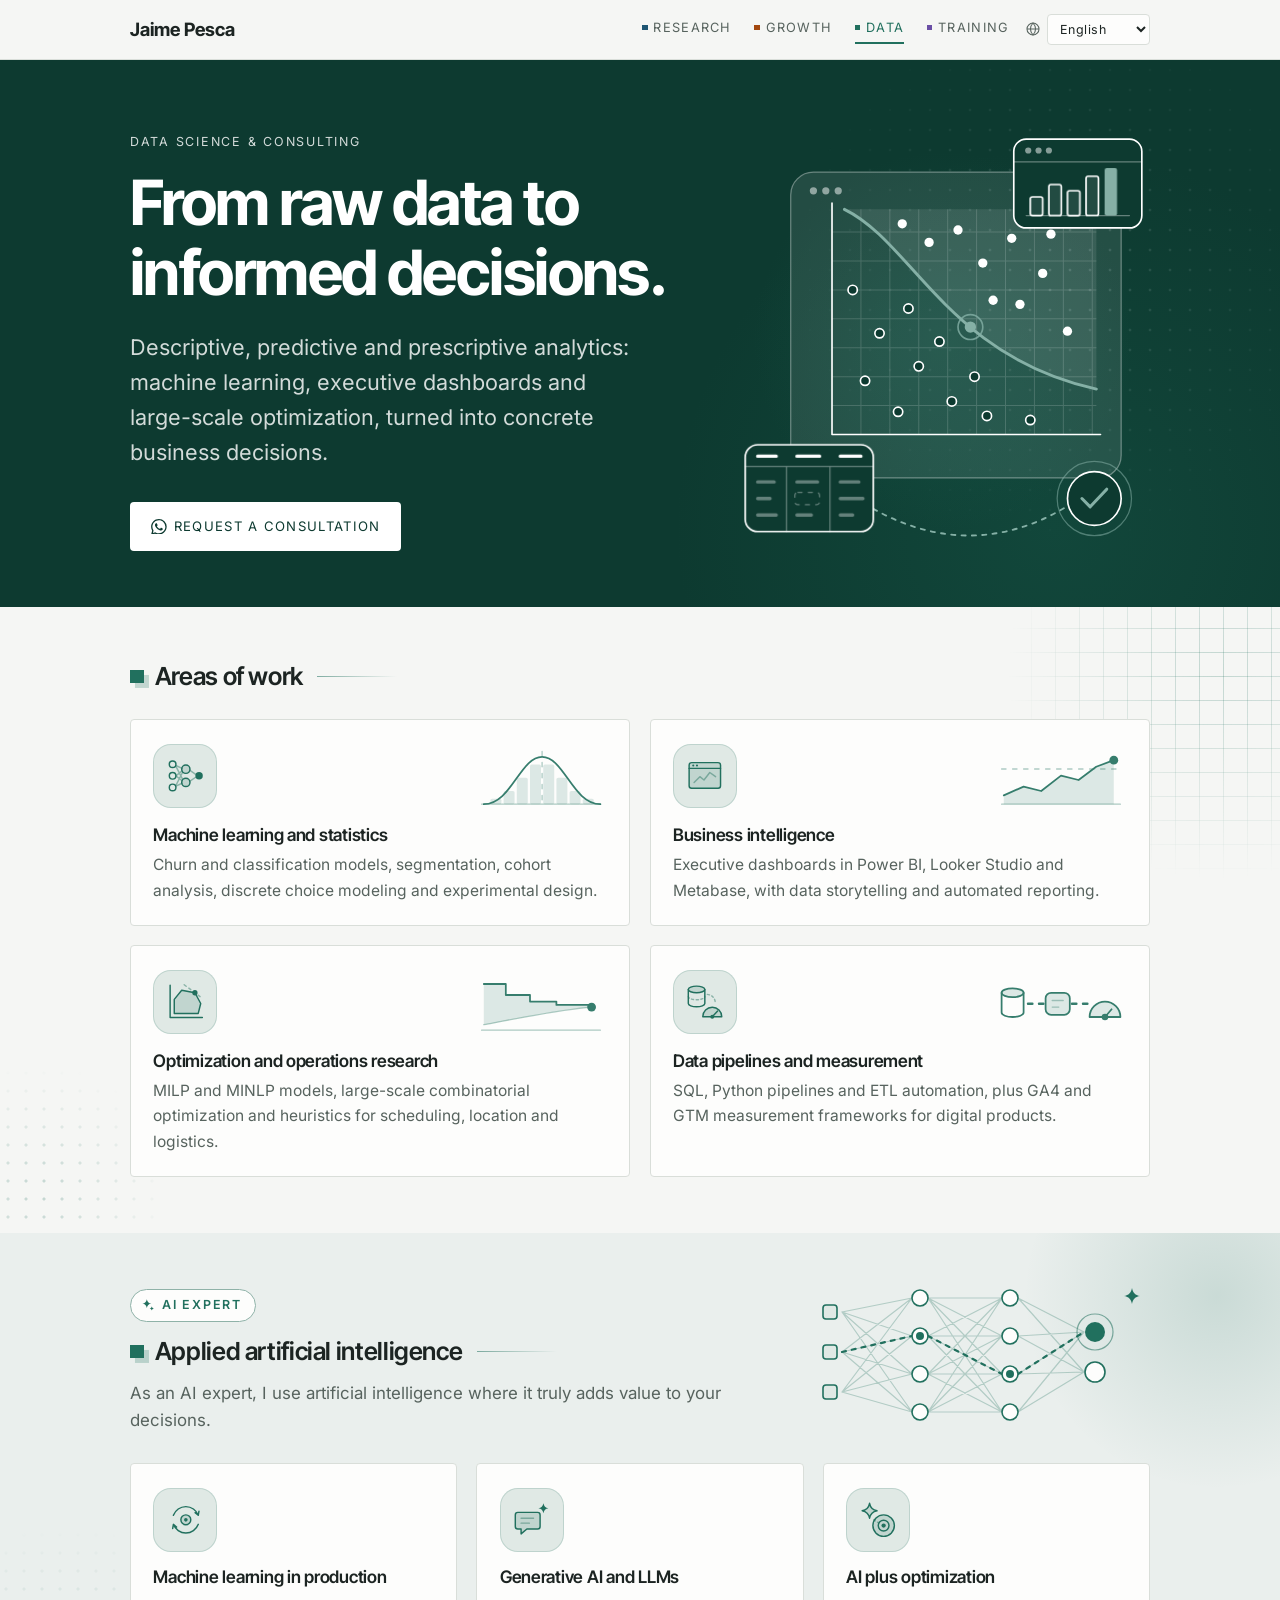
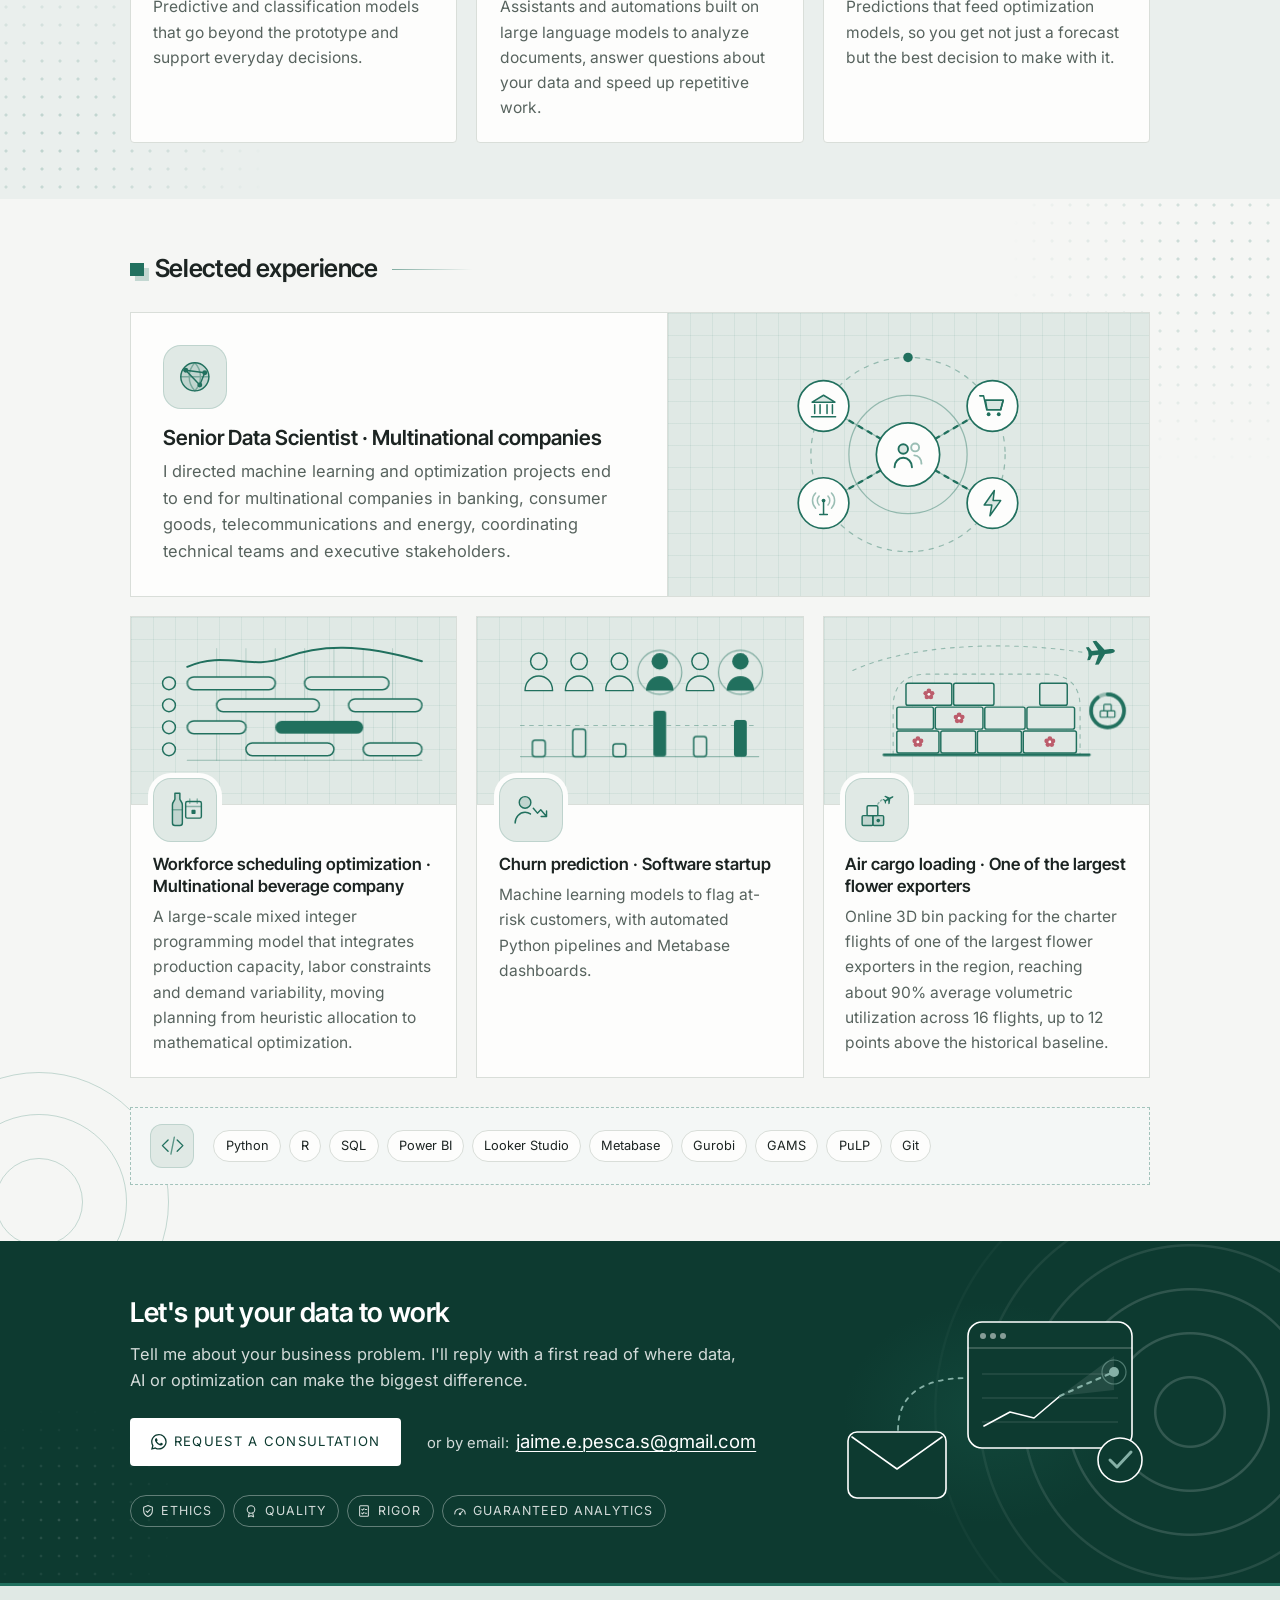
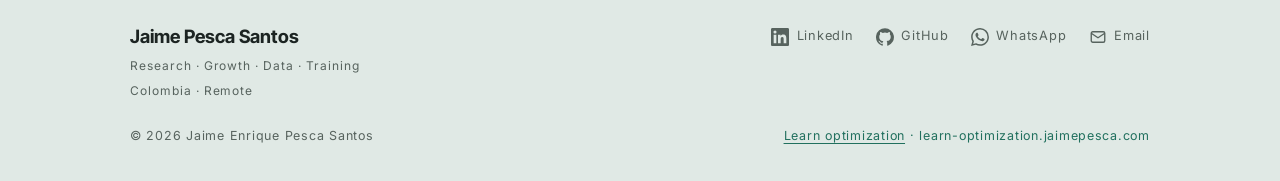
<file: data.html>
<!doctype html>
<html lang="en">
<head>
<!-- Google tag (gtag.js) -->
<script async src="https://www.googletagmanager.com/gtag/js?id=G-XW74HS2G7B"></script>
<script>
  window.dataLayer = window.dataLayer || [];
  function gtag(){dataLayer.push(arguments);}
  gtag('js', new Date());
  gtag('config', 'G-XW74HS2G7B');
</script>
  <meta charset="utf-8">
  <meta name="viewport" content="width=device-width, initial-scale=1">
  <title data-i18n="data.meta.title">Data Science &amp; Optimization Consulting · Jaime Pesca</title>
  <meta name="description" content="Data science and optimization consulting: machine learning, Power BI dashboards and MILP models for better business decisions. Colombia and remote. Let&#x27;s talk." data-i18n-attr="content:data.meta.desc">
  <meta name="author" content="Jaime Enrique Pesca Santos">
  <link rel="canonical" href="https://jaimepesca.com/data.html">
  <link rel="alternate" hreflang="en" href="https://jaimepesca.com/data.html">
  <link rel="alternate" hreflang="es" href="https://jaimepesca.com/data.html?lang=es">
  <link rel="alternate" hreflang="pt" href="https://jaimepesca.com/data.html?lang=pt">
  <link rel="alternate" hreflang="fr" href="https://jaimepesca.com/data.html?lang=fr">
  <link rel="alternate" hreflang="x-default" href="https://jaimepesca.com/data.html">
  <meta property="og:type" content="website">
  <meta property="og:site_name" content="Jaime Pesca">
  <meta property="og:title" content="Data Science &amp; Optimization Consulting · Jaime Pesca">
  <meta property="og:description" content="Data science and optimization consulting: machine learning, Power BI dashboards and MILP models for better business decisions. Colombia and remote. Let&#x27;s talk.">
  <meta property="og:url" content="https://jaimepesca.com/data.html">
  <meta property="og:image" content="https://jaimepesca.com/images/social/og-data.jpg">
  <meta property="og:image:width" content="1200">
  <meta property="og:image:height" content="630">
  <meta property="og:image:alt" content="Data Science &amp; Optimization Consulting · Jaime Pesca">
  <meta property="og:locale" content="en_US">
  <meta property="og:locale:alternate" content="es_CO">
  <meta property="og:locale:alternate" content="pt_BR">
  <meta property="og:locale:alternate" content="fr_FR">
  <meta name="twitter:card" content="summary_large_image">
  <meta name="twitter:title" content="Data Science &amp; Optimization Consulting · Jaime Pesca">
  <meta name="twitter:description" content="Data science and optimization consulting: machine learning, Power BI dashboards and MILP models for better business decisions. Colombia and remote. Let&#x27;s talk.">
  <meta name="twitter:image" content="https://jaimepesca.com/images/social/og-data.jpg">
  <meta name="twitter:image:alt" content="Data Science &amp; Optimization Consulting · Jaime Pesca">
  <link rel="icon" href="favicon.ico" sizes="32x32">
  <link rel="icon" href="assets/icons/favicon.svg" type="image/svg+xml">
  <link rel="apple-touch-icon" href="assets/icons/apple-touch-icon.png">
  <meta name="theme-color" content="#a31f34">
  <link rel="preload" href="assets/fonts/inter-latin-wght-normal.woff2" as="font" type="font/woff2" crossorigin>
  <link rel="preload" href="assets/fonts/inter-tight-latin-wght-normal.woff2" as="font" type="font/woff2" crossorigin>
  <link rel="stylesheet" href="assets/css/styles.css?v=202610132008">
  <link rel="stylesheet" href="assets/css/pages/data.css?v=202610132008">
  <script src="assets/js/i18n.js?v=202610132008"></script>
  <script src="assets/js/main.js?v=202610132008" defer></script>
  <script type="application/ld+json">
  {
    "@context": "https://schema.org",
    "@graph": [
      {
        "@type": "WebPage",
        "@id": "https://jaimepesca.com/data.html#webpage",
        "url": "https://jaimepesca.com/data.html",
        "name": "Data Science & Optimization Consulting · Jaime Pesca",
        "description": "Data science and optimization consulting: machine learning, Power BI dashboards and MILP models for better business decisions. Colombia and remote. Let's talk.",
        "inLanguage": "en",
        "isPartOf": {
          "@id": "https://jaimepesca.com/#website"
        },
        "about": {
          "@id": "https://jaimepesca.com/#person"
        },
        "breadcrumb": {
          "@type": "BreadcrumbList",
          "itemListElement": [
            {
              "@type": "ListItem",
              "position": 1,
              "name": "Home",
              "item": "https://jaimepesca.com/"
            },
            {
              "@type": "ListItem",
              "position": 2,
              "name": "Data",
              "item": "https://jaimepesca.com/data.html"
            }
          ]
        }
      },
      {
        "@type": "Person",
        "@id": "https://jaimepesca.com/#person",
        "name": "Jaime Enrique Pesca Santos",
        "alternateName": "Jaime Pesca",
        "url": "https://jaimepesca.com/",
        "sameAs": [
          "https://www.linkedin.com/in/jaime-pesca",
          "https://github.com/JaimePesca"
        ]
      },
      {
        "@type": "WebSite",
        "@id": "https://jaimepesca.com/#website",
        "url": "https://jaimepesca.com/",
        "name": "Jaime Pesca",
        "inLanguage": [
          "en",
          "es",
          "pt",
          "fr"
        ],
        "publisher": {
          "@id": "https://jaimepesca.com/#person"
        }
      },
      {
        "@type": "Service",
        "@id": "https://jaimepesca.com/data.html#service",
        "name": "Data Science & Consulting",
        "serviceType": "Data science consulting",
        "description": "Data science and optimization consulting: machine learning, Power BI dashboards and MILP models for better business decisions. Colombia and remote. Let's talk.",
        "url": "https://jaimepesca.com/data.html",
        "provider": {
          "@id": "https://jaimepesca.com/#person"
        },
        "areaServed": {
          "@type": "Country",
          "name": "Colombia"
        },
        "availableChannel": {
          "@type": "ServiceChannel",
          "name": "Remote"
        },
        "hasOfferCatalog": {
          "@type": "OfferCatalog",
          "name": "Areas of work",
          "itemListElement": [
            {
              "@type": "Offer",
              "itemOffered": {
                "@type": "Service",
                "name": "Machine learning and statistics",
                "description": "Churn and classification models, segmentation, cohort analysis, discrete choice modeling and experimental design."
              }
            },
            {
              "@type": "Offer",
              "itemOffered": {
                "@type": "Service",
                "name": "Business intelligence",
                "description": "Executive dashboards in Power BI, Looker Studio and Metabase, with data storytelling and automated reporting."
              }
            },
            {
              "@type": "Offer",
              "itemOffered": {
                "@type": "Service",
                "name": "Optimization and operations research",
                "description": "MILP and MINLP models, large-scale combinatorial optimization and heuristics for scheduling, location and logistics."
              }
            },
            {
              "@type": "Offer",
              "itemOffered": {
                "@type": "Service",
                "name": "Data pipelines and measurement",
                "description": "SQL, Python pipelines and ETL automation, plus GA4 and GTM measurement frameworks for digital products."
              }
            }
          ]
        }
      }
    ]
  }
  </script>
</head>
<body class="p-data">

  <header class="site-head">
    <div class="wrap nav-row">
      <a class="brand" href="./">Jaime Pesca</a>
      <nav id="nav-menu" class="nav-menu" aria-label="Main" data-i18n-attr="aria-label:nav.main">
        <a href="research.html" data-i18n="nav.research">Research</a>
        <a href="growth.html" data-i18n="nav.growth">Growth</a>
        <a href="data.html" aria-current="page" data-i18n="nav.data">Data</a>
        <a href="training.html" data-i18n="nav.training">Training</a>
      </nav>
      <div class="nav-tools">
        <label class="lang-switch" hidden>
          <svg viewBox="0 0 24 24" fill="none" stroke="currentColor" stroke-width="1.6" aria-hidden="true"><circle cx="12" cy="12" r="9"/><path d="M3 12h18M12 3c2.5 2.6 3.8 5.6 3.8 9s-1.3 6.4-3.8 9c-2.5-2.6-3.8-5.6-3.8-9S9.5 5.6 12 3z"/></svg>
          <span class="visually-hidden" data-i18n="nav.language">Language</span>
          <select data-lang-select></select>
        </label>
        <button class="nav-toggle" aria-expanded="false" aria-controls="nav-menu" data-i18n="nav.menu">Menu</button>
      </div>
    </div>
  </header>

  <main>
    <section class="hero tinted">
      <div class="wrap hero-grid">
        <div class="hero-copy">
          <span class="eyebrow" data-i18n="data.eyebrow">Data Science &amp; Consulting</span>
          <h1 data-i18n="data.h1">From raw data to informed decisions.</h1>
          <p class="lede" data-i18n="data.lede">Descriptive, predictive and prescriptive analytics: machine learning, executive dashboards and large-scale optimization, turned into concrete business decisions.</p>
          <a class="btn anim-shimmer btn-wa" href="#contact" data-wa data-wa-text="Hi Jaime, I visited your website and I&#x27;d like a consultation about a data project." data-i18n-attr="data-wa-text:wa.msg.data" data-ga-event="request_data_consultation"><svg class="wa-ico" viewBox="0 0 24 24" fill="currentColor" aria-hidden="true" focusable="false"><path d="M17.472 14.382c-.297-.149-1.758-.867-2.03-.967-.273-.099-.471-.148-.67.15-.197.297-.767.966-.94 1.164-.173.199-.347.223-.644.075-.297-.15-1.255-.463-2.39-1.475-.883-.788-1.48-1.761-1.653-2.059-.173-.297-.018-.458.13-.606.134-.133.298-.347.446-.52.149-.174.198-.298.298-.497.099-.198.05-.371-.025-.52-.075-.149-.669-1.612-.916-2.207-.242-.579-.487-.5-.669-.51-.173-.008-.371-.01-.57-.01-.198 0-.52.074-.792.372-.272.297-1.04 1.016-1.04 2.479 0 1.462 1.065 2.875 1.213 3.074.149.198 2.096 3.2 5.077 4.487.709.306 1.262.489 1.694.625.712.227 1.36.195 1.871.118.571-.085 1.758-.719 2.006-1.413.248-.694.248-1.289.173-1.413-.074-.124-.272-.198-.57-.347m-5.421 7.403h-.004a9.87 9.87 0 01-5.031-1.378l-.361-.214-3.741.982.998-3.648-.235-.374a9.86 9.86 0 01-1.51-5.26c.001-5.45 4.436-9.884 9.888-9.884 2.64 0 5.122 1.03 6.988 2.898a9.825 9.825 0 012.893 6.994c-.003 5.45-4.437 9.884-9.885 9.884m8.413-18.297A11.815 11.815 0 0012.05 0C5.495 0 .16 5.335.157 11.892c0 2.096.547 4.142 1.588 5.945L.057 24l6.305-1.654a11.882 11.882 0 005.683 1.448h.005c6.554 0 11.89-5.335 11.893-11.893a11.821 11.821 0 00-3.48-8.413Z"/></svg><span data-i18n="data.cta.button">Request a consultation</span><span class="visually-hidden"> (WhatsApp)</span></a>
        </div>
        <!-- Del dato crudo a la decisión: una tabla con datos crudos alimenta el gráfico,
             donde se dibuja la frontera de decisión entre dos clases; un tablero flota
             arriba y el flujo termina en la decisión (visto bueno) -->
        <div class="hero-art dt-hero-art reveal" style="--delay:.15s" aria-hidden="true">
          <svg class="art" viewBox="0 0 400 400" focusable="false">
            <!-- Ventana del gráfico con papel milimetrado -->
            <rect class="a-fill" x="52" y="36" width="320" height="296" rx="22"/>
            <path class="dt-grid" d="M120 72V290M148 72V290M176 72V290M204 72V290M232 72V290M260 72V290M288 72V290M316 72V290M344 72V290M92 262H348M92 234H348M92 206H348M92 178H348M92 150H348M92 122H348M92 94H348"/>
            <path class="a-fill" d="M104 72C170 104 204 214 348 246V72Z"/>
            <rect class="a-faint" x="52" y="36" width="320" height="296" rx="22"/>
            <g class="a-solid dt-dim"><circle cx="74" cy="54" r="3.5"/><circle cx="86" cy="54" r="3.5"/><circle cx="98" cy="54" r="3.5"/></g>
            <path class="a-line" d="M92 66V290H352"/>
            <!-- Dos clases de puntos -->
            <g class="a-bg a-line">
              <circle cx="112" cy="150" r="4.5"/><circle cx="138" cy="192" r="4.5"/><circle cx="166" cy="168" r="4.5"/><circle cx="124" cy="238" r="4.5"/><circle cx="176" cy="224" r="4.5"/><circle cx="208" cy="258" r="4.5"/><circle cx="156" cy="268" r="4.5"/><circle cx="242" cy="272" r="4.5"/><circle cx="284" cy="276" r="4.5"/><circle cx="196" cy="200" r="4.5"/><circle cx="230" cy="234" r="4.5"/>
            </g>
            <g class="a-solid">
              <circle cx="186" cy="104" r="4.5"/><circle cx="214" cy="92" r="4.5"/><circle cx="238" cy="124" r="4.5"/><circle cx="266" cy="100" r="4.5"/><circle cx="296" cy="134" r="4.5"/><circle cx="274" cy="164" r="4.5"/><circle cx="320" cy="190" r="4.5"/><circle cx="304" cy="96" r="4.5"/><circle cx="248" cy="160" r="4.5"/><circle cx="160" cy="86" r="4.5"/>
            </g>
            <!-- Frontera de decisión (se dibuja al aparecer) y el punto que la define -->
            <path class="a-pop-line anim-draw dt-bound" pathLength="1" d="M104 72C170 104 204 214 348 246" style="--dur:1.8s; --anim-delay:.5s"/>
            <circle class="dt-ring dt-focus" cx="226" cy="186" r="12"/>
            <circle class="a-pop" cx="226" cy="186" r="5.5"/>
            <!-- Flujo: de los datos crudos a la decisión -->
            <path class="a-pop-line anim-flow dt-flow" d="M132 362C196 398 262 396 322 358"/>
            <!-- Tablero flotante -->
            <g class="anim-float" style="--dur:8s">
              <rect class="a-bg a-line" x="268" y="4" width="124" height="86" rx="12"/>
              <g class="a-solid dt-dim"><circle cx="282" cy="15" r="3"/><circle cx="292" cy="15" r="3"/><circle cx="302" cy="15" r="3"/></g>
              <path class="a-faint" d="M268 26H392M280 78H380"/>
              <rect class="a-fill a-line anim-bar" x="284" y="60" width="12" height="18" rx="2" style="--anim-delay:.5s"/>
              <rect class="a-fill a-line anim-bar" x="302" y="48" width="12" height="30" rx="2" style="--anim-delay:.6s"/>
              <rect class="a-fill a-line anim-bar" x="320" y="54" width="12" height="24" rx="2" style="--anim-delay:.7s"/>
              <rect class="a-fill a-line anim-bar" x="338" y="40" width="12" height="38" rx="2" style="--anim-delay:.8s"/>
              <rect class="a-pop anim-bar" x="356" y="32" width="12" height="46" rx="2" style="--anim-delay:.9s"/>
            </g>
            <!-- Tabla de datos crudos (con una celda vacía) -->
            <g class="anim-float" style="--dur:9s; --anim-delay:-4s">
              <rect class="a-bg a-line" x="8" y="300" width="124" height="84" rx="12"/>
              <path class="a-line dt-cell" d="M20 311h18M58 311h22M100 311h20"/>
              <path class="a-faint" d="M8 321H132M48 321V384M90 321V384"/>
              <path class="a-faint dt-cell" d="M20 336h16M58 336h20M100 336h18M20 352h12M100 352h22M20 368h18M58 368h14M100 368h12"/>
              <rect class="a-faint a-dash" x="56" y="346" width="24" height="12" rx="3"/>
            </g>
            <!-- Decisión -->
            <circle class="dt-ring anim-pulse" cx="346" cy="352" r="36" style="--dur:6s"/>
            <circle class="a-bg a-line" cx="346" cy="352" r="26"/>
            <path class="a-pop-line dt-check" d="M334 352l8 8 16-17"/>
          </svg>
        </div>
      </div>
    </section>

    <!-- Áreas de trabajo: tarjetas con ícono y un croquis de cada tipo de análisis -->
    <section class="section has-deco dt-areas">
      <span class="deco deco-grid at-tr s-lg" aria-hidden="true"></span>
      <span class="deco deco-dots at-bl hide-sm" aria-hidden="true"></span>
      <div class="wrap">
        <h2 class="reveal" data-i18n="data.areas.title">Areas of work</h2>
        <div class="service-grid pairs cards">
          <div class="service reveal">
            <!-- Red neuronal · histograma con su campana -->
            <div class="dt-card-top" aria-hidden="true">
              <span class="icon-badge"><svg class="icon" viewBox="0 0 48 48" focusable="false"><path class="i-faint" d="M12 11.5L19.5 15M12 12.5L20 28M12 24L19.5 18M12 24L19.5 30M12 35.5L20 20M12 36.5L19.5 33M29 17.5L35.5 22M29 30.5L35.5 26"/><circle cx="8" cy="10" r="4"/><circle cx="8" cy="24" r="4"/><circle cx="8" cy="38" r="4"/><circle class="i-tint" cx="24" cy="16" r="5"/><circle class="i-tint" cx="24" cy="32" r="5"/><circle class="i-solid" cx="40" cy="24" r="4.5"/></svg></span>
              <svg class="art dt-mini" viewBox="0 0 120 56" focusable="false">
                <g class="a-fill"><rect x="14" y="47" width="10" height="5" rx="1.5"/><rect x="26" y="40" width="10" height="12" rx="1.5"/><rect x="38" y="28" width="10" height="24" rx="1.5"/><rect x="50" y="16" width="10" height="36" rx="1.5"/><rect x="62" y="16" width="10" height="36" rx="1.5"/><rect x="74" y="28" width="10" height="24" rx="1.5"/><rect x="86" y="40" width="10" height="12" rx="1.5"/><rect x="98" y="47" width="10" height="5" rx="1.5"/></g>
                <path class="a-faint" d="M6 52H114"/>
                <path class="a-faint a-dash" d="M61 4V52"/>
                <path class="a-line anim-draw" pathLength="1" d="M8 52C33 52 41 9 61 9S89 52 114 52" style="--anim-delay:.4s"/>
              </svg>
            </div>
            <h3 data-i18n="data.areas.1.title">Machine learning and statistics</h3>
            <p data-i18n="data.areas.1.text">Churn and classification models, segmentation, cohort analysis, discrete choice modeling and experimental design.</p>
          </div>
          <div class="service reveal" style="--delay:.1s">
            <!-- Tablero · indicador con su tendencia -->
            <div class="dt-card-top" aria-hidden="true">
              <span class="icon-badge"><svg class="icon" viewBox="0 0 48 48" focusable="false"><rect class="i-tint" x="5" y="8" width="38" height="31" rx="3"/><path d="M5 15h38"/><circle class="i-solid" cx="10" cy="11.5" r="1.3"/><circle class="i-solid" cx="14.5" cy="11.5" r="1.3"/><path class="i-faint" d="M11 32l7-7 5 4 7-9 7 5"/></svg></span>
              <svg class="art dt-mini" viewBox="0 0 120 56" focusable="false">
                <path class="a-faint a-dash" d="M6 20H114"/>
                <path class="a-faint" d="M6 52H114"/>
                <path class="a-fill" d="M8 44L26 36 42 40 60 26 76 30 92 18 108 12V52H8Z"/>
                <path class="a-line anim-draw" pathLength="1" d="M8 44L26 36 42 40 60 26 76 30 92 18 108 12" style="--anim-delay:.5s"/>
                <circle class="dt-ring dt-hover-pulse" cx="108" cy="12" r="8"/>
                <circle class="a-pop" cx="108" cy="12" r="4"/>
              </svg>
            </div>
            <h3 data-i18n="data.areas.2.title">Business intelligence</h3>
            <p data-i18n="data.areas.2.text">Executive dashboards in Power BI, Looker Studio and Metabase, with data storytelling and automated reporting.</p>
          </div>
          <div class="service reveal" style="--delay:.15s">
            <!-- Programa lineal: región factible y vértice óptimo · cotas que cierran la brecha -->
            <div class="dt-card-top" aria-hidden="true">
              <span class="icon-badge"><svg class="icon" viewBox="0 0 48 48" focusable="false"><path d="M5 4v39h39"/><path class="i-tint" d="M10 38V21l9-11 16 3 7 13-3 12z"/><path class="i-faint" d="M22 3.3L44 19.8" stroke-dasharray="3 4"/><circle class="i-solid" cx="35" cy="13" r="3.2"/></svg></span>
              <svg class="art dt-mini" viewBox="0 0 120 56" focusable="false">
                <path class="a-faint" d="M6 52H114"/>
                <path class="a-fill" d="M8 10H28V20H50V26H74V29H106V31C80 33 50 39 8 47Z"/>
                <path class="a-line anim-draw" pathLength="1" d="M8 10H28V20H50V26H74V29H106V31" style="--anim-delay:.5s"/>
                <path class="a-faint anim-draw" pathLength="1" d="M8 47C50 39 80 33 106 31" style="--anim-delay:.7s"/>
                <circle class="dt-ring dt-hover-pulse" cx="106" cy="31" r="8"/>
                <circle class="a-pop" cx="106" cy="31" r="4"/>
              </svg>
            </div>
            <h3 data-i18n="data.areas.3.title">Optimization and operations research</h3>
            <p data-i18n="data.areas.3.text">MILP and MINLP models, large-scale combinatorial optimization and heuristics for scheduling, location and logistics.</p>
          </div>
          <div class="service reveal" style="--delay:.25s">
            <!-- Base de datos que fluye a una medición · etapas del flujo ETL -->
            <div class="dt-card-top" aria-hidden="true">
              <span class="icon-badge"><svg class="icon" viewBox="0 0 48 48" focusable="false"><ellipse class="i-tint" cx="14" cy="9" rx="10" ry="4"/><path d="M4 9v17c0 2.2 4.5 4 10 4s10-1.8 10-4V9"/><path class="i-faint" d="M4 17.5c0 2.2 4.5 4 10 4s10-1.8 10-4M27 15c5 .5 8.5 3.5 9.5 8.5" stroke-dasharray="2.5 3"/><path class="i-tint" d="M21.5 42a11.5 11.5 0 0 1 23 0z"/><path d="M33 42l6.5-7"/><circle class="i-solid" cx="33" cy="42" r="2.4"/></svg></span>
              <svg class="art dt-mini" viewBox="0 0 120 56" focusable="false">
                <ellipse class="a-fill a-line" cx="16" cy="18" rx="10" ry="4"/>
                <path class="a-line" d="M6 18v18c0 2.2 4.5 4 10 4s10-1.8 10-4V18"/>
                <path class="a-pop-line dt-pipe anim-flow" d="M30 28H44M70 28H84"/>
                <rect class="a-fill a-line" x="46" y="18" width="22" height="20" rx="5"/>
                <path class="a-faint" d="M52 25h10M52 31h6"/>
                <path class="a-fill a-line" d="M86 40a14 14 0 0 1 28 0z"/>
                <path class="a-line" d="M100 40l6-7"/>
                <circle class="a-pop" cx="100" cy="40" r="3"/>
              </svg>
            </div>
            <h3 data-i18n="data.areas.4.title">Data pipelines and measurement</h3>
            <p data-i18n="data.areas.4.text">SQL, Python pipelines and ETL automation, plus GA4 and GTM measurement frameworks for digital products.</p>
          </div>
        </div>
      </div>
    </section>

    <!-- Inteligencia artificial aplicada: red neuronal junto al título y un ícono por tarjeta -->
    <section class="section ai-section has-deco">
      <span class="deco deco-blob at-tr s-lg" aria-hidden="true"></span>
      <span class="deco deco-dots at-bl s-lg hide-sm" aria-hidden="true"></span>
      <div class="wrap">
        <div class="dt-ai-head reveal">
          <div>
            <span class="eyebrow" data-i18n="ai.badge">AI expert</span>
            <h2 data-i18n="data.ai.title">Applied artificial intelligence</h2>
            <p class="section-intro" data-i18n="data.ai.intro">As an AI expert, I use artificial intelligence where it truly adds value to your decisions.</p>
          </div>
          <!-- Red neuronal: datos de entrada, dos capas ocultas y la salida; una señal la recorre -->
          <div class="dt-net" aria-hidden="true">
            <svg class="art" viewBox="0 0 360 166" focusable="false">
              <path class="a-faint dt-edge" d="M52 40L122 26M52 40L122 64M52 40L122 102M52 40L122 140M52 80L122 26M52 80L122 64M52 80L122 102M52 80L122 140M52 120L122 26M52 120L122 64M52 120L122 102M52 120L122 140M138 26L212 26M138 26L212 64M138 26L212 102M138 26L212 140M138 64L212 26M138 64L212 64M138 64L212 102M138 64L212 140M138 102L212 26M138 102L212 64M138 102L212 102M138 102L212 140M138 140L212 26M138 140L212 64M138 140L212 102M138 140L212 140M228 26L294 60M228 26L294 100M228 64L294 60M228 64L294 100M228 102L294 60M228 102L294 100M228 140L294 60M228 140L294 100"/>
              <path class="a-pop-line anim-flow" d="M52 80L122 64M138 64L212 102M228 102L294 60" style="--dur:5s"/>
              <g class="a-fill a-line"><rect x="33" y="33" width="14" height="14" rx="3"/><rect x="33" y="73" width="14" height="14" rx="3"/><rect x="33" y="113" width="14" height="14" rx="3"/></g>
              <g class="a-bg a-line"><circle cx="130" cy="26" r="8"/><circle cx="130" cy="64" r="8"/><circle cx="130" cy="102" r="8"/><circle cx="130" cy="140" r="8"/><circle cx="220" cy="26" r="8"/><circle cx="220" cy="64" r="8"/><circle cx="220" cy="102" r="8"/><circle cx="220" cy="140" r="8"/><circle cx="305" cy="100" r="10"/></g>
              <circle class="a-pop" cx="130" cy="64" r="4"/>
              <circle class="a-pop" cx="220" cy="102" r="4"/>
              <circle class="dt-ring anim-pulse" cx="305" cy="60" r="18" style="--dur:6s"/>
              <circle class="a-pop" cx="305" cy="60" r="10"/>
              <path class="a-pop anim-blink" d="M342 16c1 5 3.2 7.2 8 8-4.8.8-7 3-8 8-1-5-3.2-7.2-8-8 4.8-.8 7-3 8-8z" style="--dur:5s"/>
            </svg>
          </div>
        </div>
        <div class="service-grid cards">
          <div class="service reveal">
            <!-- Modelo en producción: ciclo de reentrenamiento y monitoreo -->
            <span class="icon-badge" aria-hidden="true"><svg class="icon" viewBox="0 0 48 48" focusable="false"><path d="M8.96 18.53A16 16 0 0 1 39.04 18.53M39.9 13.6l-.86 4.93-3.84-3.23M39.04 29.47A16 16 0 0 1 8.96 29.47M8.1 34.4l.86-4.93 3.84 3.23"/><circle class="i-tint" cx="24" cy="24" r="6"/><circle class="i-solid" cx="24" cy="24" r="2.2"/></svg></span>
            <h3 data-i18n="data.ai.1.title">Machine learning in production</h3>
            <p data-i18n="data.ai.1.text">Predictive and classification models that go beyond the prototype and support everyday decisions.</p>
          </div>
          <div class="service reveal" style="--delay:.1s">
            <!-- IA generativa: conversación con destello -->
            <span class="icon-badge" aria-hidden="true"><svg class="icon" viewBox="0 0 48 48" focusable="false"><path class="i-tint" d="M7 15h24a3 3 0 0 1 3 3v14a3 3 0 0 1-3 3H18l-7 6v-6H7a3 3 0 0 1-3-3V18a3 3 0 0 1 3-3z"/><path class="i-faint" d="M11 22h15M11 28h10"/><path class="i-solid" d="M38 4c.8 3.8 2.4 5.4 6 6-3.6.6-5.2 2.2-6 6-.8-3.8-2.4-5.4-6-6 3.6-.6 5.2-2.2 6-6z"/></svg></span>
            <h3 data-i18n="data.ai.2.title">Generative AI and LLMs</h3>
            <p data-i18n="data.ai.2.text">Assistants and automations built on large language models to analyze documents, answer questions about your data and speed up repetitive work.</p>
          </div>
          <div class="service reveal" style="--delay:.2s">
            <!-- IA más optimización: la predicción apunta a la mejor decisión -->
            <span class="icon-badge" aria-hidden="true"><svg class="icon" viewBox="0 0 48 48" focusable="false"><path class="i-tint" d="M14 4c1 5.4 3.6 8 9 9-5.4 1-8 3.6-9 9-1-5.4-3.6-8-9-9 5.4-1 8-3.6 9-9z"/><path class="i-faint" d="M19 24c2.5 2 4 3 6.5 3.5" stroke-dasharray="2 3.5"/><circle class="i-tint" cx="31" cy="31" r="13"/><circle cx="31" cy="31" r="6.5"/><circle class="i-solid" cx="31" cy="31" r="2.6"/></svg></span>
            <h3 data-i18n="data.ai.3.title">AI plus optimization</h3>
            <p data-i18n="data.ai.3.text">Predictions that feed optimization models, so you get not just a forecast but the best decision to make with it.</p>
          </div>
        </div>
      </div>
    </section>

    <!-- Experiencia: tarjetas de caso, cada una con una portada ilustrada y su ícono -->
    <section class="section has-deco dt-xp">
      <span class="deco deco-dots at-tr s-lg" aria-hidden="true"></span>
      <span class="deco deco-rings at-bl hide-sm" aria-hidden="true"></span>
      <div class="wrap">
        <h2 class="reveal" data-i18n="data.projects.title">Selected experience</h2>
        <ul class="highlight-list dt-cases">
          <li class="dt-case dt-feature reveal">
            <!-- Equipo al centro, conectado con banca, consumo masivo, telecomunicaciones y energía -->
            <div class="dt-cover" aria-hidden="true">
              <svg class="art" viewBox="0 0 360 200" focusable="false">
                <circle class="a-faint a-dash anim-spin" cx="180" cy="100" r="92" style="--dur:90s"/>
                <circle class="a-faint" cx="180" cy="100" r="56"/>
                <path class="a-faint" d="M154 85L121 66M206 85L239 66M154 115L121 134M206 115L239 134"/>
                <path class="a-pop-line anim-flow dt-hover-flow" d="M154 85L121 66M206 85L239 66M154 115L121 134M206 115L239 134"/>
                <g class="anim-orbit" style="--dur:36s"><circle class="a-pop" cx="180" cy="8" r="4.5"/></g>
                <g class="a-bg a-line"><circle cx="180" cy="100" r="30"/><circle cx="100" cy="54" r="24"/><circle cx="260" cy="54" r="24"/><circle cx="100" cy="146" r="24"/><circle cx="260" cy="146" r="24"/></g>
                <g class="icon dt-glyph" transform="translate(162 82) scale(.75)"><circle class="i-tint" cx="18" cy="17" r="6"/><path d="M7 40c0-6.6 4.9-12 11-12s11 5.4 11 12"/><circle class="i-faint" cx="33" cy="15" r="5"/><path class="i-faint" d="M32 25c5.3 0 9 4.6 9 10.5"/></g>
                <g class="icon dt-glyph" transform="translate(85.6 39.6) scale(.6)"><path class="i-tint" d="M6 18L24 7l18 11z"/><path d="M10 22v14M18.5 22v14M29.5 22v14M38 22v14M5 41h38"/></g>
                <g class="icon dt-glyph" transform="translate(245.6 39.6) scale(.6)"><path d="M4 8h6l5 22h22l4-15H12.5"/><path class="i-tint" d="M13 15h28l-4 15H15.5z"/><circle class="i-solid" cx="18" cy="37" r="3"/><circle class="i-solid" cx="34" cy="37" r="3"/></g>
                <g class="icon dt-glyph" transform="translate(85.6 131.6) scale(.6)"><circle class="i-solid" cx="24" cy="20" r="3"/><path d="M24 23v19M18 42h12"/><path class="i-faint" d="M17 13a10 10 0 0 0 0 14M31 13a10 10 0 0 1 0 14M11.5 8a17 17 0 0 0 0 24M36.5 8a17 17 0 0 1 0 24"/></g>
                <g class="icon dt-glyph" transform="translate(245.6 131.6) scale(.6)"><path class="i-tint" d="M27 4L11 27h12l-3 17 17-24H25z"/></g>
              </svg>
            </div>
            <span class="icon-badge" aria-hidden="true"><svg class="icon" viewBox="0 0 48 48" focusable="false"><circle class="i-tint" cx="24" cy="24" r="17"/><path class="i-faint" d="M7 24h34M24 7c4.5 4.7 6.8 10.4 6.8 17S28.5 36.3 24 41c-4.5-4.7-6.8-10.4-6.8-17S19.5 11.7 24 7z"/><path d="M13 16l23 3-6 15z"/><circle class="i-solid" cx="13" cy="16" r="3"/><circle class="i-solid" cx="36" cy="19" r="3"/><circle class="i-solid" cx="30" cy="34" r="3"/></svg></span>
            <strong data-i18n="data.projects.1.title">Senior Data Scientist · Multinational companies</strong>
            <span data-i18n="data.projects.1.text">I directed machine learning and optimization projects end to end for multinational companies in banking, consumer goods, telecommunications and energy, coordinating technical teams and executive stakeholders.</span>
          </li>
          <li class="dt-case reveal" style="--delay:.1s">
            <!-- Turnos por persona que siguen la curva de demanda -->
            <div class="dt-cover" aria-hidden="true">
              <svg class="art" viewBox="0 0 320 150" focusable="false">
                <path class="a-faint dt-dim" d="M76 18V140M108 18V140M140 18V140M172 18V140M204 18V140M236 18V140M268 18V140"/>
                <path class="a-faint" d="M44 140H300"/>
                <path class="a-pop-line anim-draw" pathLength="1" d="M44 38C84 20 112 42 150 28S232 12 300 32" style="--anim-delay:.3s"/>
                <g class="a-fill a-line"><circle cx="24" cy="56" r="7"/><circle cx="24" cy="80" r="7"/><circle cx="24" cy="104" r="7"/><circle cx="24" cy="128" r="7"/></g>
                <g class="a-fill a-line">
                  <rect class="dt-shift" x="44" y="49" width="96" height="14" rx="7" style="--d:.3s"/><rect class="dt-shift" x="172" y="49" width="92" height="14" rx="7" style="--d:.45s"/>
                  <rect class="dt-shift" x="76" y="73" width="112" height="14" rx="7" style="--d:.35s"/><rect class="dt-shift" x="220" y="73" width="80" height="14" rx="7" style="--d:.5s"/>
                  <rect class="dt-shift" x="44" y="97" width="64" height="14" rx="7" style="--d:.4s"/>
                  <rect class="dt-shift" x="108" y="121" width="96" height="14" rx="7" style="--d:.45s"/><rect class="dt-shift" x="236" y="121" width="64" height="14" rx="7" style="--d:.6s"/>
                </g>
                <rect class="a-pop dt-shift" x="140" y="97" width="96" height="14" rx="7" style="--d:.55s"/>
              </svg>
            </div>
            <span class="icon-badge" aria-hidden="true"><svg class="icon" viewBox="0 0 48 48" focusable="false"><path class="i-tint" d="M12 4h6v7c0 1.6 3 3.2 3 7v22a3 3 0 0 1-3 3h-6a3 3 0 0 1-3-3V18c0-3.8 3-5.4 3-7z"/><path class="i-faint" d="M9 24h12"/><rect x="25" y="14" width="19" height="20" rx="2"/><path class="i-faint" d="M25 20h19M30 11v5M39 11v5"/><rect class="i-solid" x="32" y="24" width="5" height="5" rx="1"/></svg></span>
            <strong data-i18n="data.projects.2.title">Workforce scheduling optimization · Multinational beverage company</strong>
            <span data-i18n="data.projects.2.text">A large-scale mixed integer programming model that integrates production capacity, labor constraints and demand variability, moving planning from heuristic allocation to mathematical optimization.</span>
          </li>
          <li class="dt-case reveal" style="--delay:.2s">
            <!-- Clientes con su puntaje de riesgo; los que pasan el umbral quedan marcados -->
            <div class="dt-cover" aria-hidden="true">
              <svg class="art" viewBox="0 0 320 150" focusable="false">
                <path class="a-faint" d="M30 136H290"/>
                <path class="a-faint a-dash" d="M30 102H290"/>
                <g class="a-fill a-line">
                  <circle cx="50" cy="32" r="9"/><path d="M35 64c0-9.4 6.7-16 15-16s15 6.6 15 16z"/>
                  <circle cx="94" cy="32" r="9"/><path d="M79 64c0-9.4 6.7-16 15-16s15 6.6 15 16z"/>
                  <circle cx="138" cy="32" r="9"/><path d="M123 64c0-9.4 6.7-16 15-16s15 6.6 15 16z"/>
                  <circle cx="226" cy="32" r="9"/><path d="M211 64c0-9.4 6.7-16 15-16s15 6.6 15 16z"/>
                  <rect class="anim-bar" x="43" y="118" width="14" height="18" rx="3" style="--anim-delay:.3s"/>
                  <rect class="anim-bar" x="87" y="106" width="14" height="30" rx="3" style="--anim-delay:.4s"/>
                  <rect class="anim-bar" x="131" y="122" width="14" height="14" rx="3" style="--anim-delay:.5s"/>
                  <rect class="anim-bar" x="219" y="114" width="14" height="22" rx="3" style="--anim-delay:.7s"/>
                </g>
                <g class="a-pop">
                  <circle cx="182" cy="32" r="9"/><path d="M167 64c0-9.4 6.7-16 15-16s15 6.6 15 16z"/>
                  <circle cx="270" cy="32" r="9"/><path d="M255 64c0-9.4 6.7-16 15-16s15 6.6 15 16z"/>
                  <rect class="anim-bar" x="175" y="86" width="14" height="50" rx="3" style="--anim-delay:.6s"/>
                  <rect class="anim-bar" x="263" y="96" width="14" height="40" rx="3" style="--anim-delay:.8s"/>
                </g>
                <circle class="dt-ring anim-pulse" cx="182" cy="44" r="24" style="--dur:6s"/>
                <circle class="dt-ring" cx="270" cy="44" r="24"/>
              </svg>
            </div>
            <span class="icon-badge" aria-hidden="true"><svg class="icon" viewBox="0 0 48 48" focusable="false"><circle class="i-tint" cx="17" cy="15" r="7"/><path d="M5 40c0-7.2 5.4-13 12-13 2.4 0 4.6.7 6.5 2"/><path d="M27 22l5 6 4-4 7 8M43 25.5V32h-6.5"/></svg></span>
            <strong data-i18n="data.projects.3.title">Churn prediction · Software startup</strong>
            <span data-i18n="data.projects.3.text">Machine learning models to flag at-risk customers, with automated Python pipelines and Metabase dashboards.</span>
          </li>
          <li class="dt-case reveal" style="--delay:.3s">
            <!-- Carga aérea: cajas de flores acomodadas en el contorno del avión, una más
                 entrando (empaque en línea), el avión en su ruta y la ocupación cerca del 90% -->
            <div class="dt-cover" aria-hidden="true">
              <svg class="art" viewBox="0 0 320 150" focusable="false">
                <defs><g id="dt-fl"><circle cx="0" cy="-3.6" r="2.6"/><circle cx="3.4" cy="-1.1" r="2.6"/><circle cx="2.1" cy="2.9" r="2.6"/><circle cx="-2.1" cy="2.9" r="2.6"/><circle cx="-3.4" cy="-1.1" r="2.6"/></g></defs>
                <path class="a-faint a-dash anim-flow dt-hover-flow" d="M14 42C70 16 170 8 264 22"/>
                <path class="a-solid" transform="rotate(-6 286 22) translate(86 12)" d="M214 10C214 8.4 212 7.6 209 7.6H203L195-3H191L196 7.6H189L186 3H183L185 8V12L183 17H186L189 12.4H196L191 23H195L203 12.4H209C212 12.4 214 11.6 214 10Z"/>
                <path class="a-faint a-dash" d="M58 134V82Q58 46 96 46H224Q262 46 262 82V134"/>
                <g class="a-fill a-line">
                  <rect x="62" y="108" width="46" height="24" rx="2"/><rect x="110" y="108" width="38" height="24" rx="2"/><rect x="150" y="108" width="48" height="24" rx="2"/><rect x="200" y="108" width="58" height="24" rx="2"/>
                  <rect x="62" y="82" width="40" height="24" rx="2"/><rect x="104" y="82" width="52" height="24" rx="2"/><rect x="158" y="82" width="44" height="24" rx="2"/><rect x="204" y="82" width="52" height="24" rx="2"/>
                  <rect x="72" y="56" width="50" height="24" rx="2"/><rect x="124" y="56" width="44" height="24" rx="2"/><rect x="218" y="56" width="30" height="24" rx="2"/>
                </g>
                <g class="dt-petal"><use href="#dt-fl" x="85" y="120"/><use href="#dt-fl" x="229" y="120"/><use href="#dt-fl" x="130" y="94"/><use href="#dt-fl" x="97" y="68"/></g>
                <g class="a-bg"><circle cx="85" cy="120" r="1.5"/><circle cx="229" cy="120" r="1.5"/><circle cx="130" cy="94" r="1.5"/><circle cx="97" cy="68" r="1.5"/></g>
                <g class="dt-drop">
                  <rect class="a-fill a-line" x="170" y="56" width="46" height="24" rx="2"/>
                  <use class="dt-petal" href="#dt-fl" x="193" y="68"/><circle class="a-bg" cx="193" cy="68" r="1.5"/>
                </g>
                <path class="a-line dt-plate" d="M48 134H272"/>
                <circle class="a-faint dt-gauge" cx="292" cy="86" r="18"/>
                <circle class="a-pop-line dt-gauge dt-util" cx="292" cy="86" r="18" pathLength="100" transform="rotate(-90 292 86)"/>
                <!-- Carga dentro del aro: tres cajas apiladas, como la bodega -->
                <g class="a-fill a-line dt-mini-load"><rect x="284" y="86" width="8" height="7" rx="1"/><rect x="292" y="86" width="8" height="7" rx="1"/><rect x="288" y="79" width="8" height="7" rx="1"/></g>
              </svg>
            </div>
            <span class="icon-badge" aria-hidden="true"><svg class="icon" viewBox="0 0 48 48" focusable="false"><rect class="i-tint" x="5" y="31" width="13" height="12" rx="1.5"/><rect class="i-tint" x="18" y="31" width="13" height="12" rx="1.5"/><rect x="11" y="19" width="13" height="12" rx="1.5"/><circle class="i-solid" cx="24.5" cy="37" r="2.2"/><path class="i-faint" d="M24 17c2.5-3.5 4.5-5 7-6" stroke-dasharray="2 3"/><path class="i-solid" transform="translate(37 11) rotate(-28) scale(.42) translate(-198.5 -10)" d="M214 10C214 8.4 212 7.6 209 7.6H203L195-3H191L196 7.6H189L186 3H183L185 8V12L183 17H186L189 12.4H196L191 23H195L203 12.4H209C212 12.4 214 11.6 214 10Z"/></svg></span>
            <strong data-i18n="data.projects.4.title">Air cargo loading · One of the largest flower exporters</strong>
            <span data-i18n="data.projects.4.text">Online 3D bin packing for the charter flights of one of the largest flower exporters in the region, reaching about 90% average volumetric utilization across 16 flights, up to 12 points above the historical baseline.</span>
          </li>
        </ul>
        <!-- Herramientas: panel con ícono de código -->
        <div class="dt-stack reveal" style="--delay:.1s">
          <span class="icon-badge sm" aria-hidden="true"><svg class="icon" viewBox="0 0 48 48" focusable="false"><path d="M16 14L6 24l10 10M32 14l10 10-10 10"/><path class="i-faint" d="M27 9l-6 30"/></svg></span>
          <div class="chip-row" style="margin-top:1.8rem">
            <span class="chip">Python</span>
            <span class="chip">R</span>
            <span class="chip">SQL</span>
            <span class="chip">Power BI</span>
            <span class="chip">Looker Studio</span>
            <span class="chip">Metabase</span>
            <span class="chip">Gurobi</span>
            <span class="chip">GAMS</span>
            <span class="chip">PuLP</span>
            <span class="chip">Git</span>
          </div>
        </div>
      </div>
    </section>

    <section class="cta" id="contact">
      <div class="wrap hero-grid dt-cta-grid">
        <div class="hero-copy">
          <h2 data-i18n="data.cta.title">Let's put your data to work</h2>
          <p data-i18n="data.cta.text">Tell me about your business problem. I'll reply with a first read of where data, AI or optimization can make the biggest difference.</p>
          <div class="cta-actions">
            <a class="btn anim-shimmer btn-wa" href="#contact" data-wa data-wa-text="Hi Jaime, I visited your website and I&#x27;d like a consultation about a data project." data-i18n-attr="data-wa-text:wa.msg.data" data-ga-event="request_data_consultation"><svg class="wa-ico" viewBox="0 0 24 24" fill="currentColor" aria-hidden="true" focusable="false"><path d="M17.472 14.382c-.297-.149-1.758-.867-2.03-.967-.273-.099-.471-.148-.67.15-.197.297-.767.966-.94 1.164-.173.199-.347.223-.644.075-.297-.15-1.255-.463-2.39-1.475-.883-.788-1.48-1.761-1.653-2.059-.173-.297-.018-.458.13-.606.134-.133.298-.347.446-.52.149-.174.198-.298.298-.497.099-.198.05-.371-.025-.52-.075-.149-.669-1.612-.916-2.207-.242-.579-.487-.5-.669-.51-.173-.008-.371-.01-.57-.01-.198 0-.52.074-.792.372-.272.297-1.04 1.016-1.04 2.479 0 1.462 1.065 2.875 1.213 3.074.149.198 2.096 3.2 5.077 4.487.709.306 1.262.489 1.694.625.712.227 1.36.195 1.871.118.571-.085 1.758-.719 2.006-1.413.248-.694.248-1.289.173-1.413-.074-.124-.272-.198-.57-.347m-5.421 7.403h-.004a9.87 9.87 0 01-5.031-1.378l-.361-.214-3.741.982.998-3.648-.235-.374a9.86 9.86 0 01-1.51-5.26c.001-5.45 4.436-9.884 9.888-9.884 2.64 0 5.122 1.03 6.988 2.898a9.825 9.825 0 012.893 6.994c-.003 5.45-4.437 9.884-9.885 9.884m8.413-18.297A11.815 11.815 0 0012.05 0C5.495 0 .16 5.335.157 11.892c0 2.096.547 4.142 1.588 5.945L.057 24l6.305-1.654a11.882 11.882 0 005.683 1.448h.005c6.554 0 11.89-5.335 11.893-11.893a11.821 11.821 0 00-3.48-8.413Z"/></svg><span data-i18n="data.cta.button">Request a consultation</span><span class="visually-hidden"> (WhatsApp)</span></a>
            <span class="cta-alt"><span class="cta-or" data-i18n="cta.or_email">or by email:</span> <a class="mail" href="#contact" data-mail data-mail-text data-ga-event="email_click">jaime.e.pesca.s (at) gmail.com</a></span>
          </div>
          <!-- Valores con su ícono (ética, calidad, rigor, analítica garantizada) -->
          <ul class="values-inline">
            <li data-i18n="values.1.title">Ethics</li>
            <li data-i18n="values.2.title">Quality</li>
            <li data-i18n="values.3.title">Rigor</li>
            <li data-i18n="values.4.title">Guaranteed analytics</li>
          </ul>
        </div>
        <!-- Tu problema (sobre) entra al análisis: histórico, pronóstico con su banda,
             el punto óptimo y la respuesta lista -->
        <div class="hero-art dt-cta-art hide-sm reveal" style="--delay:.15s" aria-hidden="true">
          <svg class="art" viewBox="0 0 320 240" focusable="false">
            <rect class="a-bg a-line" x="138" y="30" width="164" height="126" rx="14"/>
            <g class="a-solid dt-dim"><circle cx="153" cy="44" r="3"/><circle cx="163" cy="44" r="3"/><circle cx="173" cy="44" r="3"/></g>
            <path class="a-faint" d="M138 56H302"/>
            <path class="dt-grid" d="M152 82H288M152 106H288M152 130H288"/>
            <path class="a-fill" d="M230 104L284 64V98Z"/>
            <path class="a-line anim-draw" pathLength="1" d="M154 134L180 120 204 126 230 104" style="--anim-delay:.4s"/>
            <path class="a-pop-line a-dash" d="M230 104L256 92 284 80"/>
            <circle class="dt-ring anim-pulse" cx="284" cy="80" r="12" style="--dur:6s"/>
            <circle class="a-pop" cx="284" cy="80" r="5"/>
            <path class="a-pop-line anim-flow dt-flow" d="M68 138C68 100 96 86 138 86"/>
            <g class="anim-float" style="--dur:8s">
              <rect class="a-bg a-line" x="18" y="140" width="98" height="66" rx="9"/>
              <path class="a-line" d="M22 145l45 32 45-32"/>
            </g>
            <circle class="a-bg a-line" cx="290" cy="168" r="22"/>
            <path class="a-pop-line dt-check" d="M280 168l7 7 14-15"/>
          </svg>
        </div>
      </div>
    </section>
  </main>

  <footer class="site-foot">
    <div class="wrap foot-top">
      <div class="foot-id">
        <a class="brand" href="./">Jaime Pesca Santos</a>
        <span class="foot-tag" data-i18n="foot.tagline">Research · Growth · Data · Training</span>
        <span class="foot-tag" data-i18n="foot.location">Colombia · Remote</span>
      </div>
      <ul class="social" aria-label="Social networks" data-i18n-attr="aria-label:foot.social">
        <li>
          <a href="https://www.linkedin.com/in/jaime-pesca" rel="me" data-ga-event="social_click" data-ga-label="linkedin">
            <svg viewBox="0 0 24 24" fill="currentColor" aria-hidden="true"><path d="M20.45 20.45h-3.56v-5.57c0-1.33-.02-3.04-1.85-3.04-1.85 0-2.14 1.45-2.14 2.94v5.67H9.35V9h3.41v1.56h.05c.48-.9 1.64-1.85 3.37-1.85 3.6 0 4.27 2.37 4.27 5.46v6.28zM5.34 7.43a2.06 2.06 0 1 1 0-4.13 2.06 2.06 0 0 1 0 4.13zm1.78 13.02H3.56V9h3.56v11.45zM22.22 0H1.77C.79 0 0 .77 0 1.73v20.54C0 23.23.79 24 1.77 24h20.45c.98 0 1.78-.77 1.78-1.73V1.73C24 .77 23.2 0 22.22 0z"/></svg>
            <span>LinkedIn</span>
          </a>
        </li>
        <li>
          <a href="https://github.com/JaimePesca" rel="me" data-ga-event="social_click" data-ga-label="github">
            <svg viewBox="0 0 24 24" fill="currentColor" aria-hidden="true"><path d="M12 .3a12 12 0 0 0-3.8 23.38c.6.12.83-.26.83-.57l-.02-2.04c-3.34.72-4.04-1.61-4.04-1.61-.55-1.39-1.34-1.76-1.34-1.76-1.08-.74.09-.73.09-.73 1.2.09 1.84 1.24 1.84 1.24 1.07 1.83 2.8 1.3 3.49 1 .1-.78.42-1.31.76-1.61-2.67-.3-5.47-1.33-5.47-5.93 0-1.31.47-2.38 1.24-3.22-.14-.3-.54-1.52.1-3.18 0 0 1-.32 3.3 1.23a11.5 11.5 0 0 1 6 0c2.28-1.55 3.29-1.23 3.29-1.23.64 1.66.24 2.88.12 3.18.77.84 1.23 1.91 1.23 3.22 0 4.61-2.8 5.62-5.48 5.92.42.36.81 1.1.81 2.22l-.01 3.29c0 .32.21.69.82.57A12 12 0 0 0 12 .3"/></svg>
            <span>GitHub</span>
          </a>
        </li>
        <li class="needs-js">
          <a href="#contact" data-wa data-wa-text="Hi Jaime, I visited your website and I&#x27;d like a consultation about a data project." data-i18n-attr="data-wa-text:wa.msg.data" data-ga-event="whatsapp_click">
            <svg viewBox="0 0 24 24" fill="currentColor" aria-hidden="true" focusable="false"><path d="M17.472 14.382c-.297-.149-1.758-.867-2.03-.967-.273-.099-.471-.148-.67.15-.197.297-.767.966-.94 1.164-.173.199-.347.223-.644.075-.297-.15-1.255-.463-2.39-1.475-.883-.788-1.48-1.761-1.653-2.059-.173-.297-.018-.458.13-.606.134-.133.298-.347.446-.52.149-.174.198-.298.298-.497.099-.198.05-.371-.025-.52-.075-.149-.669-1.612-.916-2.207-.242-.579-.487-.5-.669-.51-.173-.008-.371-.01-.57-.01-.198 0-.52.074-.792.372-.272.297-1.04 1.016-1.04 2.479 0 1.462 1.065 2.875 1.213 3.074.149.198 2.096 3.2 5.077 4.487.709.306 1.262.489 1.694.625.712.227 1.36.195 1.871.118.571-.085 1.758-.719 2.006-1.413.248-.694.248-1.289.173-1.413-.074-.124-.272-.198-.57-.347m-5.421 7.403h-.004a9.87 9.87 0 01-5.031-1.378l-.361-.214-3.741.982.998-3.648-.235-.374a9.86 9.86 0 01-1.51-5.26c.001-5.45 4.436-9.884 9.888-9.884 2.64 0 5.122 1.03 6.988 2.898a9.825 9.825 0 012.893 6.994c-.003 5.45-4.437 9.884-9.885 9.884m8.413-18.297A11.815 11.815 0 0012.05 0C5.495 0 .16 5.335.157 11.892c0 2.096.547 4.142 1.588 5.945L.057 24l6.305-1.654a11.882 11.882 0 005.683 1.448h.005c6.554 0 11.89-5.335 11.893-11.893a11.821 11.821 0 00-3.48-8.413Z"/></svg>
            <span>WhatsApp</span>
          </a>
        </li>
        <li>
          <a href="#contact" data-mail data-ga-event="email_click">
            <svg viewBox="0 0 24 24" fill="none" stroke="currentColor" stroke-width="1.8" aria-hidden="true"><rect x="3" y="5" width="18" height="14" rx="2"/><path d="m3 7 9 6 9-6"/></svg>
            <span data-i18n="foot.email">Email</span>
          </a>
        </li>
      </ul>
    </div>
    <div class="wrap foot-row">
      <span>© 2026 Jaime Enrique Pesca Santos</span>
      <a class="foot-learn" href="https://learn-optimization.jaimepesca.com/" data-keep-lang data-ga-event="learn_optimization_click"><span data-i18n="foot.learn">Learn optimization</span> · <span class="domain">learn-optimization.jaimepesca.com</span></a>
    </div>
  </footer>

  <!-- Botón flotante de WhatsApp -->
  <a class="wa-float is-idle" href="#contact" data-wa data-wa-text="Hi Jaime, I visited your website and I&#x27;d like a consultation about a data project." data-i18n-attr="data-wa-text:wa.msg.data;aria-label:cta.write" aria-label="Message me on WhatsApp" data-ga-event="whatsapp_click"><svg viewBox="0 0 24 24" fill="currentColor" aria-hidden="true" focusable="false"><path d="M17.472 14.382c-.297-.149-1.758-.867-2.03-.967-.273-.099-.471-.148-.67.15-.197.297-.767.966-.94 1.164-.173.199-.347.223-.644.075-.297-.15-1.255-.463-2.39-1.475-.883-.788-1.48-1.761-1.653-2.059-.173-.297-.018-.458.13-.606.134-.133.298-.347.446-.52.149-.174.198-.298.298-.497.099-.198.05-.371-.025-.52-.075-.149-.669-1.612-.916-2.207-.242-.579-.487-.5-.669-.51-.173-.008-.371-.01-.57-.01-.198 0-.52.074-.792.372-.272.297-1.04 1.016-1.04 2.479 0 1.462 1.065 2.875 1.213 3.074.149.198 2.096 3.2 5.077 4.487.709.306 1.262.489 1.694.625.712.227 1.36.195 1.871.118.571-.085 1.758-.719 2.006-1.413.248-.694.248-1.289.173-1.413-.074-.124-.272-.198-.57-.347m-5.421 7.403h-.004a9.87 9.87 0 01-5.031-1.378l-.361-.214-3.741.982.998-3.648-.235-.374a9.86 9.86 0 01-1.51-5.26c.001-5.45 4.436-9.884 9.888-9.884 2.64 0 5.122 1.03 6.988 2.898a9.825 9.825 0 012.893 6.994c-.003 5.45-4.437 9.884-9.885 9.884m8.413-18.297A11.815 11.815 0 0012.05 0C5.495 0 .16 5.335.157 11.892c0 2.096.547 4.142 1.588 5.945L.057 24l6.305-1.654a11.882 11.882 0 005.683 1.448h.005c6.554 0 11.89-5.335 11.893-11.893a11.821 11.821 0 00-3.48-8.413Z"/></svg></a>

</body>
</html>
</file>
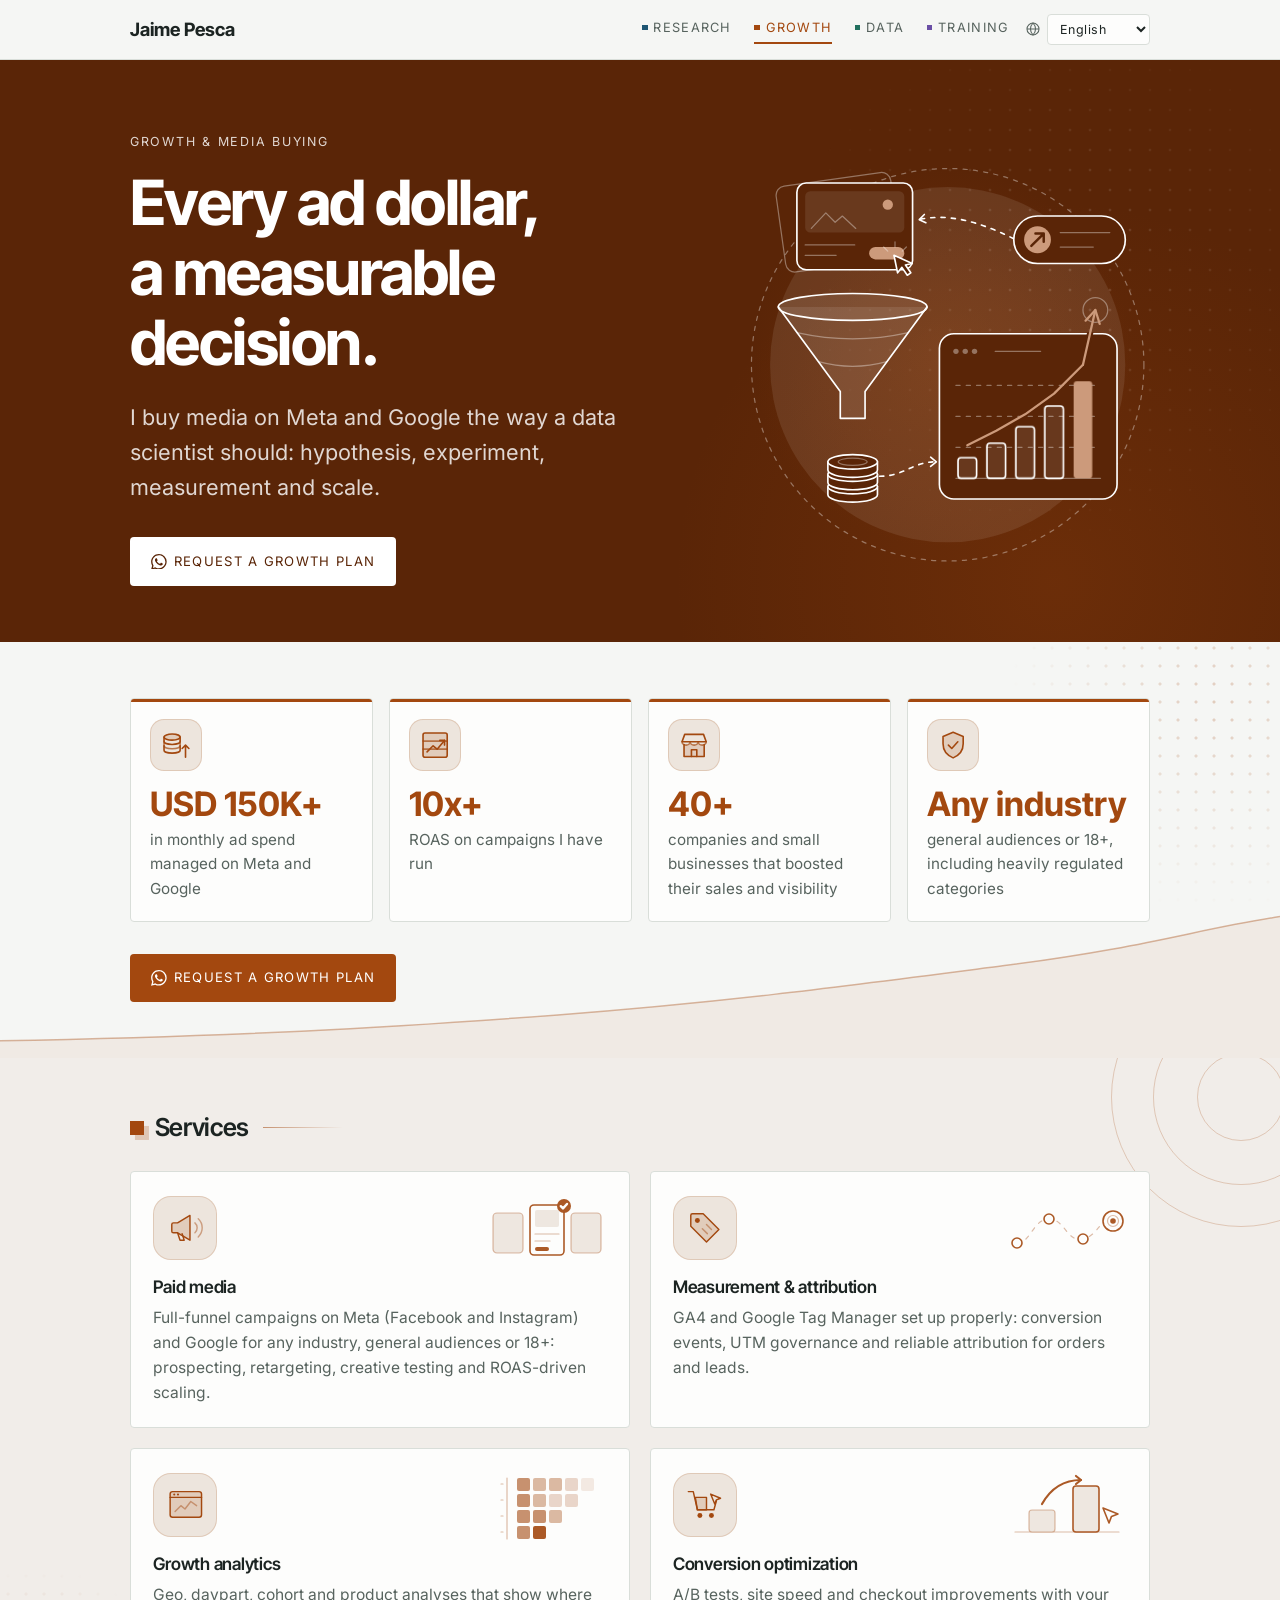
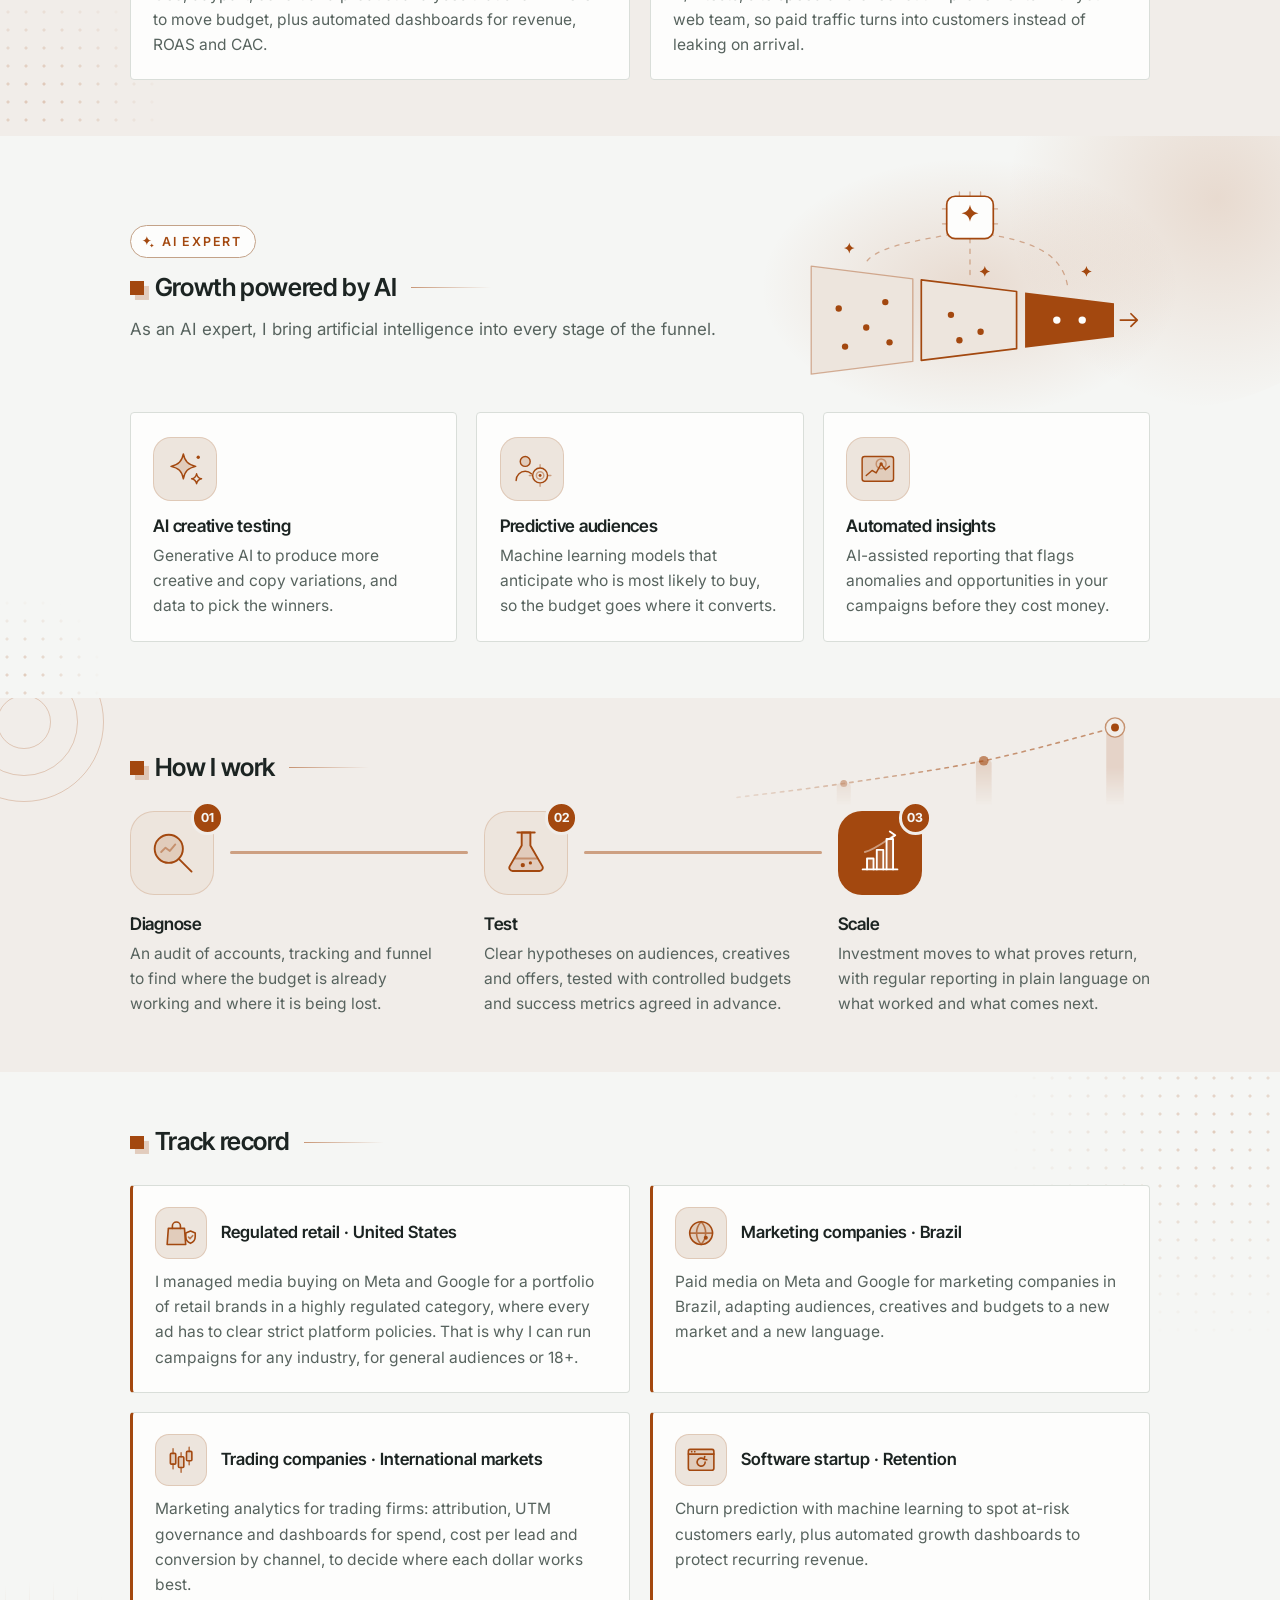
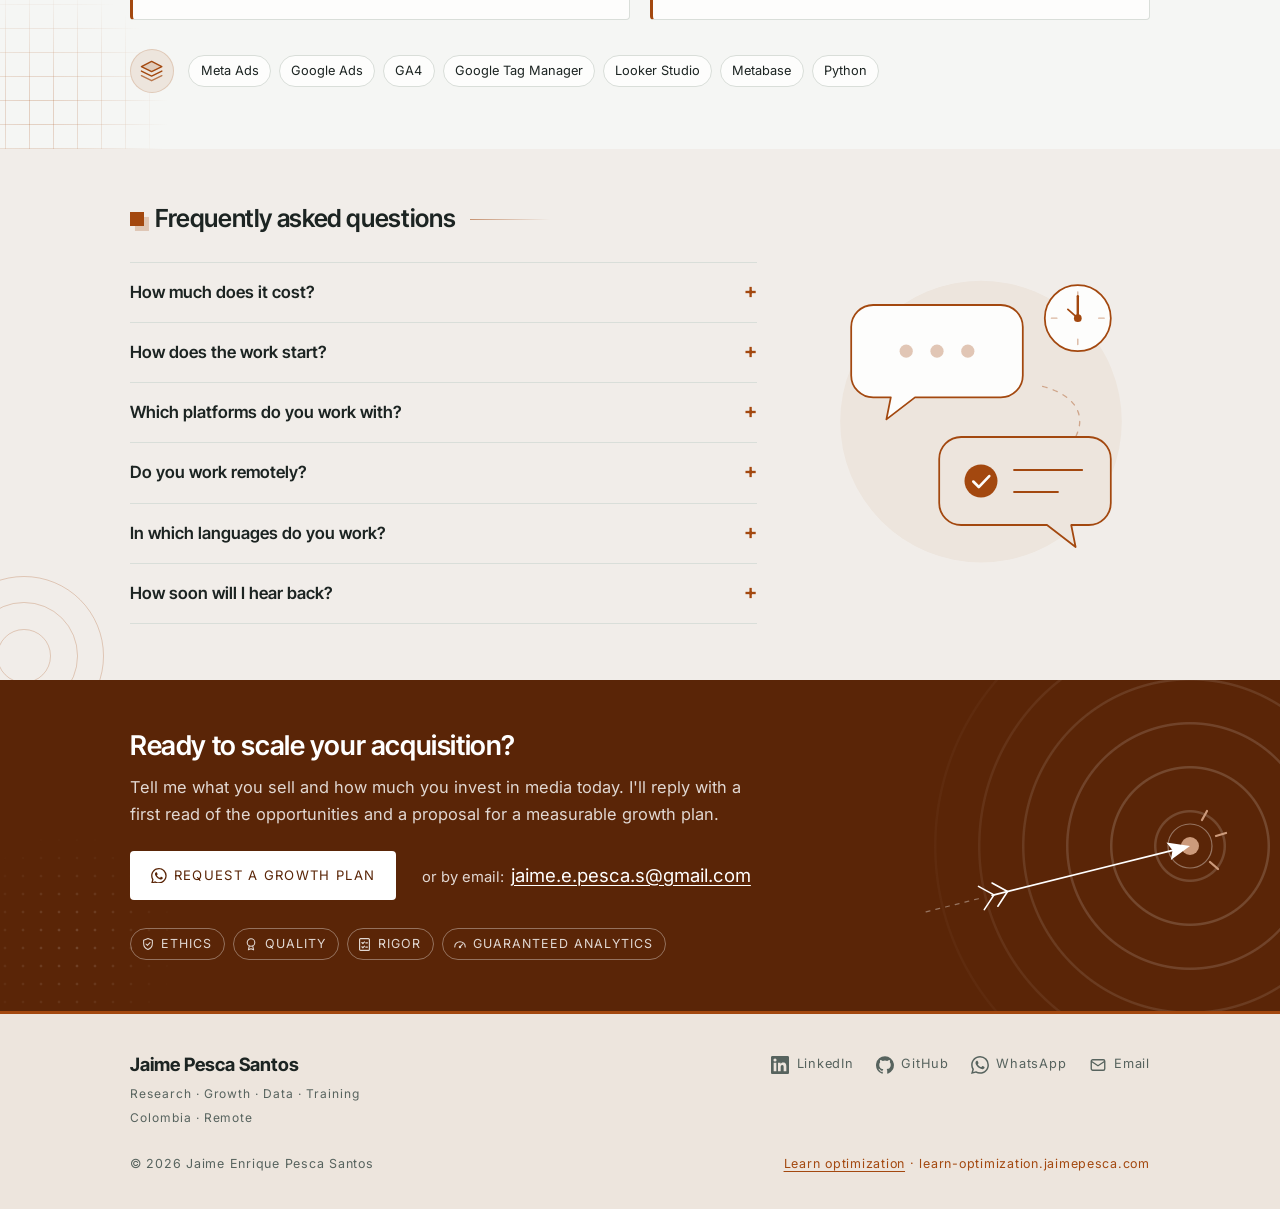
<file: growth.html>
<!doctype html>
<html lang="en">
<head>
<!-- Google tag (gtag.js) -->
<script async src="https://www.googletagmanager.com/gtag/js?id=G-XW74HS2G7B"></script>
<script>
  window.dataLayer = window.dataLayer || [];
  function gtag(){dataLayer.push(arguments);}
  gtag('js', new Date());
  gtag('config', 'G-XW74HS2G7B');
</script>
  <meta charset="utf-8">
  <meta name="viewport" content="width=device-width, initial-scale=1">
  <title data-i18n="growth.meta.title">Growth &amp; Media Buying Consultant · Meta &amp; Google Ads · Jaime Pesca</title>
  <meta name="description" content="Paid media on Meta and Google Ads, GA4 measurement and conversion optimization with a data scientist&#x27;s rigor. Colombia and remote. Request a growth plan." data-i18n-attr="content:growth.meta.desc">
  <meta name="author" content="Jaime Enrique Pesca Santos">
  <link rel="canonical" href="https://jaimepesca.com/growth.html">
  <link rel="alternate" hreflang="en" href="https://jaimepesca.com/growth.html">
  <link rel="alternate" hreflang="es" href="https://jaimepesca.com/growth.html?lang=es">
  <link rel="alternate" hreflang="pt" href="https://jaimepesca.com/growth.html?lang=pt">
  <link rel="alternate" hreflang="fr" href="https://jaimepesca.com/growth.html?lang=fr">
  <link rel="alternate" hreflang="x-default" href="https://jaimepesca.com/growth.html">
  <meta property="og:type" content="website">
  <meta property="og:site_name" content="Jaime Pesca">
  <meta property="og:title" content="Growth &amp; Media Buying Consultant · Meta &amp; Google Ads · Jaime Pesca">
  <meta property="og:description" content="Paid media on Meta and Google Ads, GA4 measurement and conversion optimization with a data scientist&#x27;s rigor. Colombia and remote. Request a growth plan.">
  <meta property="og:url" content="https://jaimepesca.com/growth.html">
  <meta property="og:image" content="https://jaimepesca.com/images/social/og-growth.jpg">
  <meta property="og:image:width" content="1200">
  <meta property="og:image:height" content="630">
  <meta property="og:image:alt" content="Growth &amp; Media Buying Consultant · Meta &amp; Google Ads · Jaime Pesca">
  <meta property="og:locale" content="en_US">
  <meta property="og:locale:alternate" content="es_CO">
  <meta property="og:locale:alternate" content="pt_BR">
  <meta property="og:locale:alternate" content="fr_FR">
  <meta name="twitter:card" content="summary_large_image">
  <meta name="twitter:title" content="Growth &amp; Media Buying Consultant · Meta &amp; Google Ads · Jaime Pesca">
  <meta name="twitter:description" content="Paid media on Meta and Google Ads, GA4 measurement and conversion optimization with a data scientist&#x27;s rigor. Colombia and remote. Request a growth plan.">
  <meta name="twitter:image" content="https://jaimepesca.com/images/social/og-growth.jpg">
  <meta name="twitter:image:alt" content="Growth &amp; Media Buying Consultant · Meta &amp; Google Ads · Jaime Pesca">
  <link rel="icon" href="favicon.ico" sizes="32x32">
  <link rel="icon" href="assets/icons/favicon.svg" type="image/svg+xml">
  <link rel="apple-touch-icon" href="assets/icons/apple-touch-icon.png">
  <meta name="theme-color" content="#a31f34">
  <link rel="preload" href="assets/fonts/inter-latin-wght-normal.woff2" as="font" type="font/woff2" crossorigin>
  <link rel="preload" href="assets/fonts/inter-tight-latin-wght-normal.woff2" as="font" type="font/woff2" crossorigin>
  <link rel="stylesheet" href="assets/css/styles.css?v=202610132008">
  <link rel="stylesheet" href="assets/css/pages/growth.css?v=202610132008">
  <script src="assets/js/i18n.js?v=202610132008"></script>
  <script src="assets/js/main.js?v=202610132008" defer></script>
  <script type="application/ld+json">
  {
    "@context": "https://schema.org",
    "@graph": [
      {
        "@type": "WebPage",
        "@id": "https://jaimepesca.com/growth.html#webpage",
        "url": "https://jaimepesca.com/growth.html",
        "name": "Growth & Media Buying Consultant · Meta & Google Ads · Jaime Pesca",
        "description": "Paid media on Meta and Google Ads, GA4 measurement and conversion optimization with a data scientist's rigor. Colombia and remote. Request a growth plan.",
        "inLanguage": "en",
        "isPartOf": {
          "@id": "https://jaimepesca.com/#website"
        },
        "about": {
          "@id": "https://jaimepesca.com/#person"
        },
        "breadcrumb": {
          "@type": "BreadcrumbList",
          "itemListElement": [
            {
              "@type": "ListItem",
              "position": 1,
              "name": "Home",
              "item": "https://jaimepesca.com/"
            },
            {
              "@type": "ListItem",
              "position": 2,
              "name": "Growth",
              "item": "https://jaimepesca.com/growth.html"
            }
          ]
        }
      },
      {
        "@type": "Person",
        "@id": "https://jaimepesca.com/#person",
        "name": "Jaime Enrique Pesca Santos",
        "alternateName": "Jaime Pesca",
        "url": "https://jaimepesca.com/",
        "sameAs": [
          "https://www.linkedin.com/in/jaime-pesca",
          "https://github.com/JaimePesca"
        ]
      },
      {
        "@type": "WebSite",
        "@id": "https://jaimepesca.com/#website",
        "url": "https://jaimepesca.com/",
        "name": "Jaime Pesca",
        "inLanguage": [
          "en",
          "es",
          "pt",
          "fr"
        ],
        "publisher": {
          "@id": "https://jaimepesca.com/#person"
        }
      },
      {
        "@type": "Service",
        "@id": "https://jaimepesca.com/growth.html#service",
        "name": "Growth & Media Buying",
        "serviceType": "Paid media and growth marketing",
        "description": "Paid media on Meta and Google Ads, GA4 measurement and conversion optimization with a data scientist's rigor. Colombia and remote. Request a growth plan.",
        "url": "https://jaimepesca.com/growth.html",
        "provider": {
          "@id": "https://jaimepesca.com/#person"
        },
        "areaServed": [
          {
            "@type": "Country",
            "name": "Colombia"
          },
          {
            "@type": "Country",
            "name": "United States"
          }
        ],
        "availableChannel": {
          "@type": "ServiceChannel",
          "name": "Remote"
        },
        "hasOfferCatalog": {
          "@type": "OfferCatalog",
          "name": "Services",
          "itemListElement": [
            {
              "@type": "Offer",
              "itemOffered": {
                "@type": "Service",
                "name": "Paid media",
                "description": "Full-funnel campaigns on Meta (Facebook and Instagram) and Google: prospecting, retargeting, creative testing and ROAS-driven scaling."
              }
            },
            {
              "@type": "Offer",
              "itemOffered": {
                "@type": "Service",
                "name": "Measurement & attribution",
                "description": "GA4 and Google Tag Manager set up properly: conversion events, UTM governance and reliable attribution for orders and leads."
              }
            },
            {
              "@type": "Offer",
              "itemOffered": {
                "@type": "Service",
                "name": "Growth analytics",
                "description": "Geo, daypart, cohort and product analyses that show where to move budget, plus automated dashboards for revenue, ROAS and CAC."
              }
            },
            {
              "@type": "Offer",
              "itemOffered": {
                "@type": "Service",
                "name": "Conversion optimization",
                "description": "A/B tests, site speed and checkout improvements with your web team, so paid traffic turns into customers instead of leaking on arrival."
              }
            }
          ]
        }
      },
      {
        "@type": "FAQPage",
        "@id": "https://jaimepesca.com/growth.html#faq",
        "mainEntity": [
          {
            "@type": "Question",
            "name": "How much does it cost?",
            "acceptedAnswer": {
              "@type": "Answer",
              "text": "It depends on the scope. After a first conversation at no cost, I send you a proposal with a closed price."
            }
          },
          {
            "@type": "Question",
            "name": "How does the work start?",
            "acceptedAnswer": {
              "@type": "Answer",
              "text": "Always with a diagnosis of your accounts, tracking and funnel. From there, we continue with a one-off project or a monthly engagement, whichever fits your business best."
            }
          },
          {
            "@type": "Question",
            "name": "Which platforms do you work with?",
            "acceptedAnswer": {
              "@type": "Answer",
              "text": "Meta (Facebook and Instagram) and Google Ads, with measurement in GA4 and Google Tag Manager."
            }
          },
          {
            "@type": "Question",
            "name": "Do you work remotely?",
            "acceptedAnswer": {
              "@type": "Answer",
              "text": "Yes. I'm based in Colombia and work remotely with companies in Colombia, Brazil, the United States and other markets."
            }
          },
          {
            "@type": "Question",
            "name": "In which languages do you work?",
            "acceptedAnswer": {
              "@type": "Answer",
              "text": "Spanish and English."
            }
          },
          {
            "@type": "Question",
            "name": "How soon will I hear back?",
            "acceptedAnswer": {
              "@type": "Answer",
              "text": "I reply within one business day."
            }
          }
        ]
      }
    ]
  }
  </script>
</head>
<body class="p-growth">

  <header class="site-head">
    <div class="wrap nav-row">
      <a class="brand" href="./">Jaime Pesca</a>
      <nav id="nav-menu" class="nav-menu" aria-label="Main" data-i18n-attr="aria-label:nav.main">
        <a href="research.html" data-i18n="nav.research">Research</a>
        <a href="growth.html" aria-current="page" data-i18n="nav.growth">Growth</a>
        <a href="data.html" data-i18n="nav.data">Data</a>
        <a href="training.html" data-i18n="nav.training">Training</a>
      </nav>
      <div class="nav-tools">
        <label class="lang-switch" hidden>
          <svg viewBox="0 0 24 24" fill="none" stroke="currentColor" stroke-width="1.6" aria-hidden="true"><circle cx="12" cy="12" r="9"/><path d="M3 12h18M12 3c2.5 2.6 3.8 5.6 3.8 9s-1.3 6.4-3.8 9c-2.5-2.6-3.8-5.6-3.8-9S9.5 5.6 12 3z"/></svg>
          <span class="visually-hidden" data-i18n="nav.language">Language</span>
          <select data-lang-select></select>
        </label>
        <button class="nav-toggle" aria-expanded="false" aria-controls="nav-menu" data-i18n="nav.menu">Menu</button>
      </div>
    </div>
  </header>

  <main>
    <section class="hero tinted">
      <div class="wrap hero-grid">
        <div class="hero-copy">
          <span class="eyebrow" data-i18n="growth.eyebrow">Growth &amp; Media Buying</span>
          <h1 data-i18n="growth.h1">Every ad dollar, a measurable decision.</h1>
          <p class="lede" data-i18n="growth.lede">I buy media on Meta and Google the way a data scientist should: hypothesis, experiment, measurement and scale.</p>
          <a class="btn anim-shimmer btn-wa" href="#contact" data-wa data-wa-text="Hi Jaime, I visited your website and I&#x27;m interested in a growth plan for my business." data-i18n-attr="data-wa-text:wa.msg.growth" data-ga-event="request_growth_plan"><svg class="wa-ico" viewBox="0 0 24 24" fill="currentColor" aria-hidden="true" focusable="false"><path d="M17.472 14.382c-.297-.149-1.758-.867-2.03-.967-.273-.099-.471-.148-.67.15-.197.297-.767.966-.94 1.164-.173.199-.347.223-.644.075-.297-.15-1.255-.463-2.39-1.475-.883-.788-1.48-1.761-1.653-2.059-.173-.297-.018-.458.13-.606.134-.133.298-.347.446-.52.149-.174.198-.298.298-.497.099-.198.05-.371-.025-.52-.075-.149-.669-1.612-.916-2.207-.242-.579-.487-.5-.669-.51-.173-.008-.371-.01-.57-.01-.198 0-.52.074-.792.372-.272.297-1.04 1.016-1.04 2.479 0 1.462 1.065 2.875 1.213 3.074.149.198 2.096 3.2 5.077 4.487.709.306 1.262.489 1.694.625.712.227 1.36.195 1.871.118.571-.085 1.758-.719 2.006-1.413.248-.694.248-1.289.173-1.413-.074-.124-.272-.198-.57-.347m-5.421 7.403h-.004a9.87 9.87 0 01-5.031-1.378l-.361-.214-3.741.982.998-3.648-.235-.374a9.86 9.86 0 01-1.51-5.26c.001-5.45 4.436-9.884 9.888-9.884 2.64 0 5.122 1.03 6.988 2.898a9.825 9.825 0 012.893 6.994c-.003 5.45-4.437 9.884-9.885 9.884m8.413-18.297A11.815 11.815 0 0012.05 0C5.495 0 .16 5.335.157 11.892c0 2.096.547 4.142 1.588 5.945L.057 24l6.305-1.654a11.882 11.882 0 005.683 1.448h.005c6.554 0 11.89-5.335 11.893-11.893a11.821 11.821 0 00-3.48-8.413Z"/></svg><span data-i18n="growth.cta.button">Request a growth plan</span><span class="visually-hidden"> (WhatsApp)</span></a>
        </div>
        <!-- Ciclo de crecimiento: anuncio → embudo → ventas → tablero → ROAS, y de vuelta a la inversión -->
        <div class="hero-art gr-hero-art" aria-hidden="true">
          <svg class="art" viewBox="0 0 400 400" focusable="false">
            <circle class="a-fill" cx="204" cy="206" r="172"/>
            <circle class="a-faint a-dash" cx="204" cy="206" r="190"/>
            <!-- Flujos del ciclo: el retorno vuelve al anuncio y las ventas llegan al tablero -->
            <path class="a-line anim-flow" d="M268 84C232 66 204 60 178 65"/>
            <path class="a-line" d="M181.4 60.5L176.5 65.5L182.9 68.4"/>
            <path class="a-line anim-flow" d="M138 314C162 314 170 300 192 300"/>
            <path class="a-line" d="M187.5 295.5L193 300L187.5 304.5"/>
            <!-- Anuncio y su variante (prueba de creatividades) -->
            <rect class="a-faint" x="42" y="26" width="112" height="84" rx="9" transform="rotate(-8 98 68)"/>
            <g class="anim-float" style="--dur:7s">
              <rect class="a-bg a-line" x="58" y="30" width="112" height="84" rx="9"/>
              <rect class="a-fill" x="66" y="38" width="96" height="40" rx="5"/>
              <path class="a-faint" d="M72 74l14-15 9 9 7-6 13 12"/>
              <circle class="a-pop" cx="146" cy="51" r="5"/>
              <path class="a-faint" d="M66 90h48M66 100h30"/>
              <rect class="a-pop" x="128" y="92" width="34" height="12" rx="6"/>
              <path class="a-bg a-line" d="M152 100l3.5 17 4.2-5.3 5.2 7.6 3.4-2.3-5.2-7.6 6.6-1.4z"/>
              <path class="a-faint" d="M146 96l-4-4M153 92v-5M160 96l4-4"/>
            </g>
            <!-- Clics que caen dentro del embudo (detrás de su cara) y se vuelven ventas -->
            <g class="gr-drops">
              <circle class="a-pop" cx="80" cy="122" r="5.5" style="--dx:32px"/>
              <circle class="a-pop" cx="146" cy="122" r="5.5" style="--dx:-34px"/>
              <circle class="a-pop" cx="112" cy="122" r="5.5" style="--dx:0px"/>
            </g>
            <!-- Embudo -->
            <path class="a-fill a-line" d="M40 150L100 232V258H124V232L184 150"/>
            <path class="a-faint" d="M58 175q54 12 108 0M79 203q33 9 66 0"/>
            <ellipse class="a-fill a-line" cx="112" cy="150" rx="72" ry="13"/>
            <!-- Ventas: monedas que se apilan -->
            <path class="a-bg a-line" d="M88 324v8a24 7 0 0 0 48 0v-8"/>
            <ellipse class="a-bg a-line" cx="112" cy="324" rx="24" ry="7"/>
            <path class="a-bg a-line" d="M88 312v8a24 7 0 0 0 48 0v-8"/>
            <ellipse class="a-bg a-line" cx="112" cy="312" rx="24" ry="7"/>
            <path class="a-bg a-line" d="M88 300v8a24 7 0 0 0 48 0v-8"/>
            <ellipse class="a-bg a-line" cx="112" cy="300" rx="24" ry="7"/>
            <ellipse class="a-faint" cx="112" cy="300" rx="14" ry="3.5"/>
            <!-- Tablero: barras que crecen y la flecha del ROAS -->
            <rect class="a-bg a-line" x="196" y="176" width="172" height="160" rx="14"/>
            <circle class="gr-dim" cx="212" cy="193" r="2.6"/><circle class="gr-dim" cx="221" cy="193" r="2.6"/><circle class="gr-dim" cx="230" cy="193" r="2.6"/>
            <path class="a-faint" d="M250 193h44"/>
            <path class="a-faint a-dash" d="M212 226h140M212 256h140M212 286h140"/>
            <path class="a-faint" d="M212 316h140"/>
            <rect class="a-fill a-line anim-bar" x="214" y="296" width="18" height="20" rx="3" style="--anim-delay:.2s"/>
            <rect class="a-fill a-line anim-bar" x="242" y="282" width="18" height="34" rx="3" style="--anim-delay:.3s"/>
            <rect class="a-fill a-line anim-bar" x="270" y="266" width="18" height="50" rx="3" style="--anim-delay:.4s"/>
            <rect class="a-fill a-line anim-bar" x="298" y="246" width="18" height="70" rx="3" style="--anim-delay:.5s"/>
            <rect class="a-pop anim-bar" x="326" y="222" width="18" height="94" rx="3" style="--anim-delay:.6s"/>
            <circle class="a-faint anim-pulse" cx="347" cy="153" r="12" style="--dur:5s"/>
            <!-- ROAS: sube sobre las barras y rompe el borde del tablero (con corte de fondo) -->
            <path class="a-pop-line anim-draw" pathLength="1" d="M223 284L251 270L279 254L307 234L335 206" style="--dur:1s; --anim-delay:.7s"/>
            <clipPath id="gr-roas-cut"><rect x="320" y="174.6" width="40" height="22"/></clipPath>
            <path class="gr-knock gr-knock-wide anim-draw" clip-path="url(#gr-roas-cut)" pathLength="1" d="M335 206L347 153" style="--dur:.5s; --anim-delay:1.5s"/>
            <path class="a-pop-line anim-draw" pathLength="1" d="M335 206L347 153" style="--dur:.5s; --anim-delay:1.5s"/>
            <path class="a-pop-line anim-draw" pathLength="1" d="M337.5 163.3L347 153L351.2 166.4" style="--dur:.35s; --anim-delay:1.85s"/>
            <!-- Indicador flotante: retorno al alza -->
            <g class="anim-float" style="--dur:8s; --anim-delay:-3s">
              <rect class="a-bg a-line" x="268" y="62" width="108" height="46" rx="23"/>
              <circle class="a-pop" cx="291" cy="85" r="13"/>
              <path class="gr-knock" d="M285 91l12-12M289 79h8v8"/>
              <path class="a-faint" d="M313 78h48M313 92h32"/>
            </g>
          </svg>
        </div>
      </div>
    </section>

    <section class="section has-deco gr-stats">
      <span class="deco deco-dots at-tr s-lg" aria-hidden="true"></span>
      <!-- Curva de crecimiento de fondo, a lo ancho de la sección -->
      <svg class="gr-rise" viewBox="0 0 1200 140" preserveAspectRatio="none" aria-hidden="true" focusable="false">
        <path class="gr-rise-area" d="M0 140V124C220 120 360 112 520 100S800 72 940 54 1120 20 1200 8V140z"/>
        <path class="gr-rise-line" d="M0 124C220 120 360 112 520 100S800 72 940 54 1120 20 1200 8" vector-effect="non-scaling-stroke"/>
      </svg>
      <div class="wrap">
        <ul class="stat-row tiles">
          <li class="reveal">
            <span class="icon-badge sm" aria-hidden="true"><svg class="icon" viewBox="0 0 48 48" focusable="false"><ellipse class="i-tint" cx="18" cy="12" rx="12" ry="4.5"/><path d="M6 12v6.5c0 2.5 5.4 4.5 12 4.5s12-2 12-4.5V12"/><path class="i-faint" d="M6 18.5V25c0 2.5 5.4 4.5 12 4.5s12-2 12-4.5v-6.5"/><path d="M6 25v6.5c0 2.5 5.4 4.5 12 4.5s12-2 12-4.5V25"/><path d="M38 42V24M33 29l5-5 5 5"/></svg></span>
            <strong data-count="150" data-prefix="USD " data-suffix="K+">USD 150K+</strong><span data-i18n="growth.stat.budget">in monthly ad spend managed on Meta and Google</span>
          </li>
          <li class="reveal" style="--delay:.1s">
            <span class="icon-badge sm" aria-hidden="true"><svg class="icon" viewBox="0 0 48 48" focusable="false"><rect class="i-tint" x="6" y="6" width="36" height="36" rx="3"/><path class="i-faint" d="M6 30h36M6 18h36"/><path d="M12 34l9-9 6 5 11-13"/><path d="M31 17h7v7"/></svg></span>
            <strong data-count="10" data-suffix="x+">10x+</strong><span data-i18n="growth.stat.roas">ROAS on campaigns I have run</span>
          </li>
          <li class="reveal" style="--delay:.2s">
            <span class="icon-badge sm" aria-hidden="true"><svg class="icon" viewBox="0 0 48 48" focusable="false"><path class="i-tint" d="M9 23v18h30V23"/><path d="M6 19l4-11h28l4 11z"/><path class="i-faint" d="M6 19c0 2.8 2.7 5 6 5s6-2.2 6-5c0 2.8 2.7 5 6 5s6-2.2 6-5c0 2.8 2.7 5 6 5s6-2.2 6-5"/><path d="M20 41V31h8v10"/></svg></span>
            <strong data-count="40" data-suffix="+">40+</strong><span data-i18n="growth.stat.companies">companies and small businesses that boosted their sales and visibility</span>
          </li>
          <li class="reveal" style="--delay:.3s">
            <span class="icon-badge sm" aria-hidden="true"><svg class="icon" viewBox="0 0 48 48" focusable="false"><path class="i-tint" d="M24 5l15 6v11c0 9.5-6.3 17.3-15 21-8.7-3.7-15-11.5-15-21V11z"/><path d="M17 24l5 5 9-10"/></svg></span>
            <strong data-i18n="growth.stat.any.value">Any industry</strong><span data-i18n="growth.stat.any">general audiences or 18+, including heavily regulated categories</span>
          </li>
        </ul>
        <div class="stat-cta reveal" style="--delay:.35s">
          <a class="btn btn-wa" href="#contact" data-wa data-wa-text="Hi Jaime, I visited your website and I&#x27;m interested in a growth plan for my business." data-i18n-attr="data-wa-text:wa.msg.growth" data-ga-event="request_growth_plan"><svg class="wa-ico" viewBox="0 0 24 24" fill="currentColor" aria-hidden="true" focusable="false"><path d="M17.472 14.382c-.297-.149-1.758-.867-2.03-.967-.273-.099-.471-.148-.67.15-.197.297-.767.966-.94 1.164-.173.199-.347.223-.644.075-.297-.15-1.255-.463-2.39-1.475-.883-.788-1.48-1.761-1.653-2.059-.173-.297-.018-.458.13-.606.134-.133.298-.347.446-.52.149-.174.198-.298.298-.497.099-.198.05-.371-.025-.52-.075-.149-.669-1.612-.916-2.207-.242-.579-.487-.5-.669-.51-.173-.008-.371-.01-.57-.01-.198 0-.52.074-.792.372-.272.297-1.04 1.016-1.04 2.479 0 1.462 1.065 2.875 1.213 3.074.149.198 2.096 3.2 5.077 4.487.709.306 1.262.489 1.694.625.712.227 1.36.195 1.871.118.571-.085 1.758-.719 2.006-1.413.248-.694.248-1.289.173-1.413-.074-.124-.272-.198-.57-.347m-5.421 7.403h-.004a9.87 9.87 0 01-5.031-1.378l-.361-.214-3.741.982.998-3.648-.235-.374a9.86 9.86 0 01-1.51-5.26c.001-5.45 4.436-9.884 9.888-9.884 2.64 0 5.122 1.03 6.988 2.898a9.825 9.825 0 012.893 6.994c-.003 5.45-4.437 9.884-9.885 9.884m8.413-18.297A11.815 11.815 0 0012.05 0C5.495 0 .16 5.335.157 11.892c0 2.096.547 4.142 1.588 5.945L.057 24l6.305-1.654a11.882 11.882 0 005.683 1.448h.005c6.554 0 11.89-5.335 11.893-11.893a11.821 11.821 0 00-3.48-8.413Z"/></svg><span data-i18n="growth.cta.button">Request a growth plan</span><span class="visually-hidden"> (WhatsApp)</span></a>
        </div>
      </div>
    </section>

    <section class="section has-deco gr-services">
      <span class="deco deco-rings at-tr" aria-hidden="true"></span>
      <span class="deco deco-dots at-bl" aria-hidden="true"></span>
      <div class="wrap">
        <h2 class="reveal" data-i18n="growth.services.title">Services</h2>
        <div class="service-grid pairs cards">
          <div class="service reveal">
            <!-- Megáfono + tres creatividades; gana la del centro -->
            <div class="gr-card-top" aria-hidden="true">
              <span class="icon-badge"><svg class="icon" viewBox="0 0 48 48" focusable="false"><path class="i-tint" d="M7 20v8a2 2 0 0 0 2 2h5l15 9V9L14 18H9a2 2 0 0 0-2 2z"/><path d="M14 30l3 9h5l-2.5-8"/><path class="i-faint" d="M35 18a8 8 0 0 1 0 12M39 13a15 15 0 0 1 0 22"/></svg></span>
              <svg class="art gr-mini" viewBox="0 0 120 64" focusable="false">
                <rect class="a-fill a-faint" x="6" y="16" width="30" height="40" rx="4"/>
                <rect class="a-fill a-faint" x="84" y="16" width="30" height="40" rx="4"/>
                <g class="gr-lift">
                  <rect class="a-bg a-line" x="43" y="8" width="34" height="50" rx="4"/>
                  <rect class="a-fill" x="48" y="13" width="24" height="17" rx="2"/>
                  <path class="a-faint" d="M48 37h24M48 44h15"/>
                  <rect class="a-pop" x="48" y="50" width="14" height="4" rx="2"/>
                  <circle class="a-pop" cx="77" cy="9" r="7"/>
                  <path class="gr-knock" d="M73.8 9.2l2.2 2.2 4-4.4"/>
                </g>
              </svg>
            </div>
            <h3 data-i18n="growth.services.1.title">Paid media</h3>
            <p data-i18n="growth.services.1.text">Full-funnel campaigns on Meta (Facebook and Instagram) and Google for any industry, general audiences or 18+: prospecting, retargeting, creative testing and ROAS-driven scaling.</p>
          </div>
          <div class="service reveal" style="--delay:.1s">
            <!-- Etiqueta + ruta de atribución: puntos de contacto hasta la conversión -->
            <div class="gr-card-top" aria-hidden="true">
              <span class="icon-badge"><svg class="icon" viewBox="0 0 48 48" focusable="false"><path class="i-tint" d="M7 9v13l19 19 15-15L22 7H9a2 2 0 0 0-2 2z"/><circle class="i-solid" cx="15" cy="15" r="3"/><path class="i-faint" d="M21 25l6 6M26 20l6 6"/></svg></span>
              <svg class="art gr-mini" viewBox="0 0 120 64" focusable="false">
                <path class="a-faint anim-flow" d="M10 46C24 46 26 22 42 22S60 46 76 42 92 22 104 24"/>
                <circle class="a-bg a-line" cx="10" cy="46" r="5"/>
                <circle class="a-bg a-line" cx="42" cy="22" r="5"/>
                <circle class="a-bg a-line" cx="76" cy="42" r="5"/>
                <circle class="a-bg a-line" cx="106" cy="24" r="10"/>
                <circle class="a-faint" cx="106" cy="24" r="5.5"/>
                <circle class="a-pop" cx="106" cy="24" r="2.8"/>
              </svg>
            </div>
            <h3 data-i18n="growth.services.2.title">Measurement &amp; attribution</h3>
            <p data-i18n="growth.services.2.text">GA4 and Google Tag Manager set up properly: conversion events, UTM governance and reliable attribution for orders and leads.</p>
          </div>
          <div class="service reveal" style="--delay:.15s">
            <!-- Tablero + tabla de cohortes -->
            <div class="gr-card-top" aria-hidden="true">
              <span class="icon-badge"><svg class="icon" viewBox="0 0 48 48" focusable="false"><rect class="i-tint" x="5" y="8" width="38" height="31" rx="3"/><path d="M5 15h38"/><circle class="i-solid" cx="10" cy="11.5" r="1.3"/><circle class="i-solid" cx="14.5" cy="11.5" r="1.3"/><path class="i-faint" d="M11 32l7-7 5 4 7-9 7 5"/></svg></span>
              <svg class="art gr-mini gr-cohort" viewBox="0 0 120 64" focusable="false">
                <rect class="c4" x="30" y="4" width="13" height="13" rx="2"/><rect class="c3" x="46" y="4" width="13" height="13" rx="2"/><rect class="c3" x="62" y="4" width="13" height="13" rx="2"/><rect class="c2" x="78" y="4" width="13" height="13" rx="2"/><rect class="c1" x="94" y="4" width="13" height="13" rx="2"/>
                <rect class="c4" x="30" y="20" width="13" height="13" rx="2"/><rect class="c3" x="46" y="20" width="13" height="13" rx="2"/><rect class="c2" x="62" y="20" width="13" height="13" rx="2"/><rect class="c2" x="78" y="20" width="13" height="13" rx="2"/>
                <rect class="c4" x="30" y="36" width="13" height="13" rx="2"/><rect class="c4" x="46" y="36" width="13" height="13" rx="2"/><rect class="c3" x="62" y="36" width="13" height="13" rx="2"/>
                <rect class="c4" x="30" y="52" width="13" height="13" rx="2"/><rect class="c4 gr-hot" x="46" y="52" width="13" height="13" rx="2"/>
                <path class="a-faint" d="M20 4v61M14 10h2M14 26h2M14 42h2M14 58h2"/>
              </svg>
            </div>
            <h3 data-i18n="growth.services.3.title">Growth analytics</h3>
            <p data-i18n="growth.services.3.text">Geo, daypart, cohort and product analyses that show where to move budget, plus automated dashboards for revenue, ROAS and CAC.</p>
          </div>
          <div class="service reveal" style="--delay:.25s">
            <!-- Carrito + prueba A/B: gana la variante B -->
            <div class="gr-card-top" aria-hidden="true">
              <span class="icon-badge"><svg class="icon" viewBox="0 0 48 48" focusable="false"><path d="M4 8h6l5 22h20l3-11"/><path class="i-tint" d="M12.5 15H26v15H15z"/><circle class="i-solid" cx="18" cy="37" r="3"/><circle class="i-solid" cx="32" cy="37" r="3"/><path d="M31 11l12 5-5 2-2 5z"/></svg></span>
              <svg class="art gr-mini" viewBox="0 0 120 64" focusable="false">
                <path class="a-faint" d="M8 58h104"/>
                <rect class="a-fill a-faint" x="22" y="36" width="26" height="22" rx="3"/>
                <rect class="a-fill a-line gr-grow" x="66" y="12" width="26" height="46" rx="3"/>
                <path class="a-pop-line" d="M35 30C44 14 58 6 74 6"/>
                <path class="a-pop-line" d="M69 2l5 4-5 4"/>
                <path class="a-bg a-line" d="M96 34l15 6-6.5 2.4L102 49z"/>
              </svg>
            </div>
            <h3 data-i18n="growth.services.4.title">Conversion optimization</h3>
            <p data-i18n="growth.services.4.text">A/B tests, site speed and checkout improvements with your web team, so paid traffic turns into customers instead of leaking on arrival.</p>
          </div>
        </div>
      </div>
    </section>

    <section class="section ai-section has-deco gr-ai">
      <span class="deco deco-blob at-tr s-lg" aria-hidden="true"></span>
      <span class="deco deco-dots at-bl s-sm" aria-hidden="true"></span>
      <div class="wrap">
        <div class="gr-ai-head reveal">
          <div>
            <span class="eyebrow anim-shimmer" data-i18n="ai.badge">AI expert</span>
            <h2 data-i18n="growth.ai.title">Growth powered by AI</h2>
            <p class="section-intro" data-i18n="growth.ai.intro">As an AI expert, I bring artificial intelligence into every stage of the funnel.</p>
          </div>
          <!-- La IA (chip) alimenta cada etapa del embudo -->
          <div class="gr-ai-art" aria-hidden="true">
            <svg class="art" viewBox="0 0 340 180" focusable="false">
              <path class="a-faint anim-flow" d="M152 40C120 46 76 52 70 70"/>
              <path class="a-faint anim-flow" d="M170 44V80" style="--anim-delay:-1.3s"/>
              <path class="a-faint anim-flow" d="M188 40C220 46 256 54 262 88" style="--anim-delay:-2.6s"/>
              <rect class="a-bg a-line" x="148" y="4" width="44" height="40" rx="8"/>
              <path class="a-faint" d="M160 4V0M170 4V0M180 4V0M148 16h-4M148 30h-4M192 16h4M192 30h4"/>
              <path class="a-solid" d="M170 12c.9 4.8 3.2 7.1 8 8-4.8.9-7.1 3.2-8 8-.9-4.8-3.2-7.1-8-8 4.8-.9 7.1-3.2 8-8z"/>
              <path class="a-fill a-faint" d="M20 70L116 82V160L20 172z"/>
              <path class="a-fill a-line" d="M124 83L214 94V148L124 159z"/>
              <path class="a-pop" d="M222 95L306 105V137L222 147z"/>
              <path class="a-line" d="M312 121h16M322 115l6 6-6 6"/>
              <g class="anim-blink" style="--dur:5s"><path class="a-pop" d="M70 58c.6 3 2 4.4 5 5-3 .6-4.4 2-5 5-.6-3-2-4.4-5-5 3-.6 4.4-2 5-5z" transform="translate(-14 -10)"/></g>
              <g class="anim-blink" style="--dur:5s; --anim-delay:-1.7s"><path class="a-pop" d="M184 70c.6 3 2 4.4 5 5-3 .6-4.4 2-5 5-.6-3-2-4.4-5-5 3-.6 4.4-2 5-5z"/></g>
              <g class="anim-blink" style="--dur:5s; --anim-delay:-3.4s"><path class="a-pop" d="M280 70c.6 3 2 4.4 5 5-3 .6-4.4 2-5 5-.6-3-2-4.4-5-5 3-.6 4.4-2 5-5z"/></g>
              <circle class="a-solid" cx="46" cy="110" r="3"/><circle class="a-solid" cx="72" cy="128" r="3"/><circle class="a-solid" cx="52" cy="146" r="3"/><circle class="a-solid" cx="90" cy="104" r="3"/><circle class="a-solid" cx="94" cy="142" r="3"/>
              <circle class="a-solid" cx="152" cy="116" r="3"/><circle class="a-solid" cx="180" cy="132" r="3"/><circle class="a-solid" cx="160" cy="140" r="3"/>
              <circle class="gr-knock-fill" cx="252" cy="121" r="3.5"/><circle class="gr-knock-fill" cx="276" cy="121" r="3.5"/>
            </svg>
          </div>
        </div>
        <div class="service-grid cards gr-ai-cards">
          <div class="service reveal">
            <span class="icon-badge" aria-hidden="true"><svg class="icon" viewBox="0 0 48 48" focusable="false"><path class="i-tint" d="M21 6c1.7 9 5.8 13.1 15 15-9.2 1.9-13.3 6-15 15-1.7-9-5.8-13.1-15-15 9.2-1.9 13.3-6 15-15z"/><path d="M37 30c.8 3.8 2.4 5.4 6 6-3.6.6-5.2 2.2-6 6-.8-3.8-2.4-5.4-6-6 3.6-.6 5.2-2.2 6-6z"/><circle class="i-solid" cx="39" cy="10" r="2"/></svg></span>
            <h3 data-i18n="growth.ai.1.title">AI creative testing</h3>
            <p data-i18n="growth.ai.1.text">Generative AI to produce more creative and copy variations, and data to pick the winners.</p>
          </div>
          <div class="service reveal" style="--delay:.12s">
            <span class="icon-badge" aria-hidden="true"><svg class="icon" viewBox="0 0 48 48" focusable="false"><circle class="i-tint" cx="16" cy="15" r="6"/><path d="M5 38c0-6.1 4.9-11 11-11 2.9 0 5.5 1.1 7.5 2.9"/><circle cx="34" cy="32" r="9"/><circle class="i-faint" cx="34" cy="32" r="4.5"/><circle class="i-solid" cx="34" cy="32" r="1.8"/><path class="i-faint" d="M34 19v3M34 42v3M21 32h3M44 32h3"/></svg></span>
            <h3 data-i18n="growth.ai.2.title">Predictive audiences</h3>
            <p data-i18n="growth.ai.2.text">Machine learning models that anticipate who is most likely to buy, so the budget goes where it converts.</p>
          </div>
          <div class="service reveal" style="--delay:.24s">
            <span class="icon-badge" aria-hidden="true"><svg class="icon" viewBox="0 0 48 48" focusable="false"><rect class="i-tint" x="5" y="9" width="38" height="30" rx="3"/><path d="M10 32l7-6 5 3 6-11 5 7 5-4"/><circle class="i-faint" cx="28" cy="18" r="6"/><circle class="i-solid" cx="28" cy="18" r="2"/></svg></span>
            <h3 data-i18n="growth.ai.3.title">Automated insights</h3>
            <p data-i18n="growth.ai.3.text">AI-assisted reporting that flags anomalies and opportunities in your campaigns before they cost money.</p>
          </div>
        </div>
      </div>
    </section>

    <section class="section has-deco gr-method">
      <span class="deco deco-rings at-tl s-sm" aria-hidden="true"></span>
      <!-- Trayectoria al alza (escalar), en la franja libre junto al título -->
      <svg class="gr-method-rise" viewBox="0 0 480 110" aria-hidden="true" focusable="false">
        <rect class="gr-mr-bar" x="122" y="84" width="16" height="26" rx="3"/>
        <rect class="gr-mr-bar" x="281" y="58" width="18" height="52" rx="3"/>
        <rect class="gr-mr-bar" x="430" y="20" width="20" height="90" rx="3"/>
        <path class="gr-mr-line anim-flow" d="M8 100C28.3 97.3 83 91 130 84C177 77 238.3 68.7 290 58C341.7 47.3 415 26.3 440 20" style="--dur:8s"/>
        <circle class="gr-mr-dot" cx="130" cy="84" r="4"/>
        <circle class="gr-mr-dot" cx="290" cy="58" r="5.5"/>
        <circle class="gr-mr-ring" cx="440" cy="20" r="11"/>
        <circle class="gr-mr-dot gr-mr-end" cx="440" cy="20" r="4.5"/>
      </svg>
      <div class="wrap">
        <h2 class="reveal" data-i18n="growth.method.title">How I work</h2>
        <!-- Tres pasos unidos por una línea de avance -->
        <div class="service-grid gr-steps">
          <div class="service reveal">
            <div class="gr-step-head">
              <span class="icon-badge lg" aria-hidden="true"><svg class="icon" viewBox="0 0 48 48" focusable="false"><circle class="i-tint" cx="21" cy="21" r="13"/><path d="M30.5 30.5L42 42"/><path class="i-faint" d="M14 24l4-4 4 3 5-6"/></svg></span>
              <span class="eyebrow step-num">01</span>
              <span class="gr-step-link" aria-hidden="true"><i></i></span>
            </div>
            <h3 data-i18n="growth.method.1.title">Diagnose</h3>
            <p data-i18n="growth.method.1.text">An audit of accounts, tracking and funnel to find where the budget is already working and where it is being lost.</p>
          </div>
          <div class="service reveal" style="--delay:.15s">
            <div class="gr-step-head">
              <span class="icon-badge lg" aria-hidden="true"><svg class="icon" viewBox="0 0 48 48" focusable="false"><path class="i-tint" d="M20 6v12L9 37a3 3 0 0 0 2.6 4.5h24.8A3 3 0 0 0 39 37L28 18V6z"/><path d="M16 6h16"/><path class="i-faint" d="M14 30h20"/><circle class="i-solid" cx="21" cy="36" r="2"/><circle class="i-solid" cx="28" cy="34" r="1.5"/></svg></span>
              <span class="eyebrow step-num">02</span>
              <span class="gr-step-link" aria-hidden="true"><i></i></span>
            </div>
            <h3 data-i18n="growth.method.2.title">Test</h3>
            <p data-i18n="growth.method.2.text">Clear hypotheses on audiences, creatives and offers, tested with controlled budgets and success metrics agreed in advance.</p>
          </div>
          <div class="service reveal" style="--delay:.3s">
            <div class="gr-step-head">
              <span class="icon-badge lg solid" aria-hidden="true"><svg class="icon" viewBox="0 0 48 48" focusable="false"><path d="M8 40h32"/><path class="i-tint" d="M12 40V30h6v10M21 40V22h6v18M30 40V12h6v28"/><path d="M33 5l5 3.5-5 3.5"/><path class="i-faint" d="M10 24c8-2 16-8 27-15.5"/></svg></span>
              <span class="eyebrow step-num">03</span>
            </div>
            <h3 data-i18n="growth.method.3.title">Scale</h3>
            <p data-i18n="growth.method.3.text">Investment moves to what proves return, with regular reporting in plain language on what worked and what comes next.</p>
          </div>
        </div>
      </div>
    </section>

    <section class="section has-deco gr-track">
      <span class="deco deco-dots at-tr s-lg" aria-hidden="true"></span>
      <span class="deco deco-grid at-bl" aria-hidden="true"></span>
      <div class="wrap">
        <h2 class="reveal" data-i18n="growth.track.title">Track record</h2>
        <!-- Casos por sector, cada uno con su ícono -->
        <ul class="highlight-list gr-cases">
          <li class="reveal">
            <div class="gr-case-head">
              <span class="icon-badge sm" aria-hidden="true"><svg class="icon" viewBox="0 0 48 48" focusable="false"><path class="i-tint" d="M5 17h24l1.8 24H3.2z"/><path d="M11 17v-3.5a6 6 0 0 1 12 0V17"/><path d="M38 21l7 2.8v5.4c0 4.8-3 8.5-7 10-4-1.5-7-5.2-7-10v-5.4z"/><path class="i-faint" d="M35 30l2.2 2.2 4-4.4"/></svg></span>
              <strong data-i18n="growth.track.1.title">Regulated retail · United States</strong>
            </div>
            <span data-i18n="growth.track.1.text">I managed media buying on Meta and Google for a portfolio of retail brands in a highly regulated category, where every ad has to clear strict platform policies. That is why I can run campaigns for any industry, for general audiences or 18+.</span>
          </li>
          <li class="reveal" style="--delay:.1s">
            <div class="gr-case-head">
              <span class="icon-badge sm" aria-hidden="true"><svg class="icon" viewBox="0 0 48 48" focusable="false"><circle class="i-tint" cx="24" cy="24" r="17"/><path class="i-faint" d="M7 24h34M24 7c4.5 4.7 6.8 10.4 6.8 17S28.5 36.3 24 41c-4.5-4.7-6.8-10.4-6.8-17S19.5 11.7 24 7z"/><circle class="i-solid" cx="31" cy="31" r="3"/></svg></span>
              <strong data-i18n="growth.track.2.title">Marketing companies · Brazil</strong>
            </div>
            <span data-i18n="growth.track.2.text">Paid media on Meta and Google for marketing companies in Brazil, adapting audiences, creatives and budgets to a new market and a new language.</span>
          </li>
          <li class="reveal" style="--delay:.15s">
            <div class="gr-case-head">
              <span class="icon-badge sm" aria-hidden="true"><svg class="icon" viewBox="0 0 48 48" focusable="false"><path class="i-faint" d="M12 7v7M12 30v7M24 13v6M24 35v7M36 5v6M36 25v6"/><rect class="i-tint" x="8" y="14" width="8" height="16" rx="1.5"/><rect class="i-tint" x="20" y="19" width="8" height="16" rx="1.5"/><rect class="i-tint" x="32" y="11" width="8" height="14" rx="1.5"/></svg></span>
              <strong data-i18n="growth.track.3.title">Trading companies · International markets</strong>
            </div>
            <span data-i18n="growth.track.3.text">Marketing analytics for trading firms: attribution, UTM governance and dashboards for spend, cost per lead and conversion by channel, to decide where each dollar works best.</span>
          </li>
          <li class="reveal" style="--delay:.25s">
            <div class="gr-case-head">
              <span class="icon-badge sm" aria-hidden="true"><svg class="icon" viewBox="0 0 48 48" focusable="false"><rect class="i-tint" x="5" y="8" width="38" height="31" rx="3"/><path d="M5 15h38"/><circle class="i-solid" cx="10" cy="11.5" r="1.3"/><circle class="i-solid" cx="14.5" cy="11.5" r="1.3"/><path d="M30 27a6 6 0 1 1-1.8-4.3"/><path d="M29.4 18.6l-1.2 4.1 4.2.8"/></svg></span>
              <strong data-i18n="growth.track.4.title">Software startup · Retention</strong>
            </div>
            <span data-i18n="growth.track.4.text">Churn prediction with machine learning to spot at-risk customers early, plus automated growth dashboards to protect recurring revenue.</span>
          </li>
        </ul>
        <!-- Herramientas: la caja de trabajo -->
        <div class="gr-tools reveal">
          <span class="icon-badge sm round" aria-hidden="true"><svg class="icon" viewBox="0 0 48 48" focusable="false"><path class="i-tint" d="M24 6l18 9-18 9-18-9z"/><path d="M6 23l18 9 18-9"/><path class="i-faint" d="M6 31l18 9 18-9"/></svg></span>
          <div class="chip-row">
            <span class="chip">Meta Ads</span>
            <span class="chip">Google Ads</span>
            <span class="chip">GA4</span>
            <span class="chip">Google Tag Manager</span>
            <span class="chip">Looker Studio</span>
            <span class="chip">Metabase</span>
            <span class="chip">Python</span>
          </div>
        </div>
      </div>
    </section>

    <section class="section has-deco gr-faq">
      <span class="deco deco-rings at-bl s-sm" aria-hidden="true"></span>
      <div class="wrap split">
        <div>
          <h2 class="reveal" data-i18n="faq.title">Frequently asked questions</h2>
          <div class="faq">
            <details>
              <summary data-i18n="growth.faq.1.q">How much does it cost?</summary>
              <p data-i18n="growth.faq.1.a">It depends on the scope. After a first conversation at no cost, I send you a proposal with a closed price.</p>
            </details>
            <details>
              <summary data-i18n="growth.faq.2.q">How does the work start?</summary>
              <p data-i18n="growth.faq.2.a">Always with a diagnosis of your accounts, tracking and funnel. From there, we continue with a one-off project or a monthly engagement, whichever fits your business best.</p>
            </details>
            <details>
              <summary data-i18n="growth.faq.3.q">Which platforms do you work with?</summary>
              <p data-i18n="growth.faq.3.a">Meta (Facebook and Instagram) and Google Ads, with measurement in GA4 and Google Tag Manager.</p>
            </details>
            <details>
              <summary data-i18n="growth.faq.4.q">Do you work remotely?</summary>
              <p data-i18n="growth.faq.4.a">Yes. I'm based in Colombia and work remotely with companies in Colombia, Brazil, the United States and other markets.</p>
            </details>
            <details>
              <summary data-i18n="growth.faq.5.q">In which languages do you work?</summary>
              <p data-i18n="growth.faq.5.a">Spanish and English.</p>
            </details>
            <details>
              <summary data-i18n="faq.reply.q">How soon will I hear back?</summary>
              <p data-i18n="faq.reply.a">I reply within one business day.</p>
            </details>
          </div>
        </div>
        <!-- Preguntas y respuestas: conversación con respuesta rápida -->
        <div class="split-art gr-faq-art reveal" style="--delay:.15s" aria-hidden="true">
          <svg class="art" viewBox="0 0 300 300" focusable="false">
            <circle class="a-fill" cx="150" cy="156" r="128"/>
            <path class="a-faint anim-flow" d="M206 124C236 132 246 150 236 170"/>
            <path class="a-bg a-line" d="M52 50h116a20 20 0 0 1 20 20v44a20 20 0 0 1-20 20H90l-26 20 4-20H52a20 20 0 0 1-20-20V70a20 20 0 0 1 20-20z"/>
            <circle class="a-solid gr-type" cx="82" cy="92" r="6"/>
            <circle class="a-solid gr-type" cx="110" cy="92" r="6" style="--t:.35s"/>
            <circle class="a-solid gr-type" cx="138" cy="92" r="6" style="--t:.7s"/>
            <g class="anim-float" style="--dur:8s; --amp:6px">
              <path class="a-fill a-line" d="M248 170H132a20 20 0 0 0-20 20v40a20 20 0 0 0 20 20h78l26 20-4-20h16a20 20 0 0 0 20-20v-40a20 20 0 0 0-20-20z"/>
              <circle class="a-pop" cx="150" cy="210" r="15"/>
              <path class="gr-knock" d="M143 210.5l5 5 9.5-10"/>
              <path class="a-line" d="M180 200h62M180 220h40"/>
            </g>
            <g>
              <circle class="a-bg a-line" cx="238" cy="62" r="30"/>
              <path class="a-faint" d="M238 38v5M262 62h-5M238 86v-5M214 62h5"/>
              <path class="a-line" d="M238 62l-9-8"/>
              <g class="anim-orbit" style="--orbit:238px 62px; --dur:16s"><path class="a-pop-line" d="M238 62V42"/></g>
              <circle class="a-pop" cx="238" cy="62" r="3.5"/>
            </g>
          </svg>
        </div>
      </div>
    </section>

    <section class="cta" id="contact">
      <!-- Flecha clavada en el centro de las ondas del contacto (solo escritorio) -->
      <svg class="gr-cta-arrow" viewBox="0 0 320 160" aria-hidden="true" focusable="false">
        <circle class="a-faint" cx="280" cy="80" r="22"/>
        <circle class="a-pop" cx="280" cy="80" r="9"/>
        <g class="gr-quiver">
          <g transform="rotate(-14 280 80)">
            <path class="a-faint anim-flow" d="M8 80H66"/>
            <path class="a-line" d="M76 80H262"/>
            <path class="a-line" d="M78 80l-13-12M92 80l-13-12M78 80l-13 12M92 80l-13 12"/>
            <path class="a-solid" d="M258 71l22 9-22 9 4-9z"/>
          </g>
        </g>
        <path class="a-pop-line anim-blink" d="M292 54l5-9M306 70l10-3M300 96l8 7" style="--dur:6s"/>
      </svg>
      <div class="wrap">
        <h2 data-i18n="growth.cta.title">Ready to scale your acquisition?</h2>
        <p data-i18n="growth.cta.text">Tell me what you sell and how much you invest in media today. I'll reply with a first read of the opportunities and a proposal for a measurable growth plan.</p>
        <div class="cta-actions">
          <a class="btn anim-shimmer btn-wa" href="#contact" data-wa data-wa-text="Hi Jaime, I visited your website and I&#x27;m interested in a growth plan for my business." data-i18n-attr="data-wa-text:wa.msg.growth" data-ga-event="request_growth_plan"><svg class="wa-ico" viewBox="0 0 24 24" fill="currentColor" aria-hidden="true" focusable="false"><path d="M17.472 14.382c-.297-.149-1.758-.867-2.03-.967-.273-.099-.471-.148-.67.15-.197.297-.767.966-.94 1.164-.173.199-.347.223-.644.075-.297-.15-1.255-.463-2.39-1.475-.883-.788-1.48-1.761-1.653-2.059-.173-.297-.018-.458.13-.606.134-.133.298-.347.446-.52.149-.174.198-.298.298-.497.099-.198.05-.371-.025-.52-.075-.149-.669-1.612-.916-2.207-.242-.579-.487-.5-.669-.51-.173-.008-.371-.01-.57-.01-.198 0-.52.074-.792.372-.272.297-1.04 1.016-1.04 2.479 0 1.462 1.065 2.875 1.213 3.074.149.198 2.096 3.2 5.077 4.487.709.306 1.262.489 1.694.625.712.227 1.36.195 1.871.118.571-.085 1.758-.719 2.006-1.413.248-.694.248-1.289.173-1.413-.074-.124-.272-.198-.57-.347m-5.421 7.403h-.004a9.87 9.87 0 01-5.031-1.378l-.361-.214-3.741.982.998-3.648-.235-.374a9.86 9.86 0 01-1.51-5.26c.001-5.45 4.436-9.884 9.888-9.884 2.64 0 5.122 1.03 6.988 2.898a9.825 9.825 0 012.893 6.994c-.003 5.45-4.437 9.884-9.885 9.884m8.413-18.297A11.815 11.815 0 0012.05 0C5.495 0 .16 5.335.157 11.892c0 2.096.547 4.142 1.588 5.945L.057 24l6.305-1.654a11.882 11.882 0 005.683 1.448h.005c6.554 0 11.89-5.335 11.893-11.893a11.821 11.821 0 00-3.48-8.413Z"/></svg><span data-i18n="growth.cta.button">Request a growth plan</span><span class="visually-hidden"> (WhatsApp)</span></a>
          <span class="cta-alt"><span class="cta-or" data-i18n="cta.or_email">or by email:</span> <a class="mail" href="#contact" data-mail data-mail-text data-ga-event="email_click">jaime.e.pesca.s (at) gmail.com</a></span>
        </div>
        <ul class="values-inline">
          <li data-i18n="values.1.title">Ethics</li>
          <li data-i18n="values.2.title">Quality</li>
          <li data-i18n="values.3.title">Rigor</li>
          <li data-i18n="values.4.title">Guaranteed analytics</li>
        </ul>
      </div>
    </section>
  </main>

  <footer class="site-foot">
    <div class="wrap foot-top">
      <div class="foot-id">
        <a class="brand" href="./">Jaime Pesca Santos</a>
        <span class="foot-tag" data-i18n="foot.tagline">Research · Growth · Data · Training</span>
        <span class="foot-tag" data-i18n="foot.location">Colombia · Remote</span>
      </div>
      <ul class="social" aria-label="Social networks" data-i18n-attr="aria-label:foot.social">
        <li>
          <a href="https://www.linkedin.com/in/jaime-pesca" rel="me" data-ga-event="social_click" data-ga-label="linkedin">
            <svg viewBox="0 0 24 24" fill="currentColor" aria-hidden="true"><path d="M20.45 20.45h-3.56v-5.57c0-1.33-.02-3.04-1.85-3.04-1.85 0-2.14 1.45-2.14 2.94v5.67H9.35V9h3.41v1.56h.05c.48-.9 1.64-1.85 3.37-1.85 3.6 0 4.27 2.37 4.27 5.46v6.28zM5.34 7.43a2.06 2.06 0 1 1 0-4.13 2.06 2.06 0 0 1 0 4.13zm1.78 13.02H3.56V9h3.56v11.45zM22.22 0H1.77C.79 0 0 .77 0 1.73v20.54C0 23.23.79 24 1.77 24h20.45c.98 0 1.78-.77 1.78-1.73V1.73C24 .77 23.2 0 22.22 0z"/></svg>
            <span>LinkedIn</span>
          </a>
        </li>
        <li>
          <a href="https://github.com/JaimePesca" rel="me" data-ga-event="social_click" data-ga-label="github">
            <svg viewBox="0 0 24 24" fill="currentColor" aria-hidden="true"><path d="M12 .3a12 12 0 0 0-3.8 23.38c.6.12.83-.26.83-.57l-.02-2.04c-3.34.72-4.04-1.61-4.04-1.61-.55-1.39-1.34-1.76-1.34-1.76-1.08-.74.09-.73.09-.73 1.2.09 1.84 1.24 1.84 1.24 1.07 1.83 2.8 1.3 3.49 1 .1-.78.42-1.31.76-1.61-2.67-.3-5.47-1.33-5.47-5.93 0-1.31.47-2.38 1.24-3.22-.14-.3-.54-1.52.1-3.18 0 0 1-.32 3.3 1.23a11.5 11.5 0 0 1 6 0c2.28-1.55 3.29-1.23 3.29-1.23.64 1.66.24 2.88.12 3.18.77.84 1.23 1.91 1.23 3.22 0 4.61-2.8 5.62-5.48 5.92.42.36.81 1.1.81 2.22l-.01 3.29c0 .32.21.69.82.57A12 12 0 0 0 12 .3"/></svg>
            <span>GitHub</span>
          </a>
        </li>
        <li class="needs-js">
          <a href="#contact" data-wa data-wa-text="Hi Jaime, I visited your website and I&#x27;m interested in a growth plan for my business." data-i18n-attr="data-wa-text:wa.msg.growth" data-ga-event="whatsapp_click">
            <svg viewBox="0 0 24 24" fill="currentColor" aria-hidden="true" focusable="false"><path d="M17.472 14.382c-.297-.149-1.758-.867-2.03-.967-.273-.099-.471-.148-.67.15-.197.297-.767.966-.94 1.164-.173.199-.347.223-.644.075-.297-.15-1.255-.463-2.39-1.475-.883-.788-1.48-1.761-1.653-2.059-.173-.297-.018-.458.13-.606.134-.133.298-.347.446-.52.149-.174.198-.298.298-.497.099-.198.05-.371-.025-.52-.075-.149-.669-1.612-.916-2.207-.242-.579-.487-.5-.669-.51-.173-.008-.371-.01-.57-.01-.198 0-.52.074-.792.372-.272.297-1.04 1.016-1.04 2.479 0 1.462 1.065 2.875 1.213 3.074.149.198 2.096 3.2 5.077 4.487.709.306 1.262.489 1.694.625.712.227 1.36.195 1.871.118.571-.085 1.758-.719 2.006-1.413.248-.694.248-1.289.173-1.413-.074-.124-.272-.198-.57-.347m-5.421 7.403h-.004a9.87 9.87 0 01-5.031-1.378l-.361-.214-3.741.982.998-3.648-.235-.374a9.86 9.86 0 01-1.51-5.26c.001-5.45 4.436-9.884 9.888-9.884 2.64 0 5.122 1.03 6.988 2.898a9.825 9.825 0 012.893 6.994c-.003 5.45-4.437 9.884-9.885 9.884m8.413-18.297A11.815 11.815 0 0012.05 0C5.495 0 .16 5.335.157 11.892c0 2.096.547 4.142 1.588 5.945L.057 24l6.305-1.654a11.882 11.882 0 005.683 1.448h.005c6.554 0 11.89-5.335 11.893-11.893a11.821 11.821 0 00-3.48-8.413Z"/></svg>
            <span>WhatsApp</span>
          </a>
        </li>
        <li>
          <a href="#contact" data-mail data-ga-event="email_click">
            <svg viewBox="0 0 24 24" fill="none" stroke="currentColor" stroke-width="1.8" aria-hidden="true"><rect x="3" y="5" width="18" height="14" rx="2"/><path d="m3 7 9 6 9-6"/></svg>
            <span data-i18n="foot.email">Email</span>
          </a>
        </li>
      </ul>
    </div>
    <div class="wrap foot-row">
      <span>© 2026 Jaime Enrique Pesca Santos</span>
      <a class="foot-learn" href="https://learn-optimization.jaimepesca.com/" data-keep-lang data-ga-event="learn_optimization_click"><span data-i18n="foot.learn">Learn optimization</span> · <span class="domain">learn-optimization.jaimepesca.com</span></a>
    </div>
  </footer>

  <!-- Botón flotante de WhatsApp -->
  <a class="wa-float is-idle" href="#contact" data-wa data-wa-text="Hi Jaime, I visited your website and I&#x27;m interested in a growth plan for my business." data-i18n-attr="data-wa-text:wa.msg.growth;aria-label:cta.write" aria-label="Message me on WhatsApp" data-ga-event="whatsapp_click"><svg viewBox="0 0 24 24" fill="currentColor" aria-hidden="true" focusable="false"><path d="M17.472 14.382c-.297-.149-1.758-.867-2.03-.967-.273-.099-.471-.148-.67.15-.197.297-.767.966-.94 1.164-.173.199-.347.223-.644.075-.297-.15-1.255-.463-2.39-1.475-.883-.788-1.48-1.761-1.653-2.059-.173-.297-.018-.458.13-.606.134-.133.298-.347.446-.52.149-.174.198-.298.298-.497.099-.198.05-.371-.025-.52-.075-.149-.669-1.612-.916-2.207-.242-.579-.487-.5-.669-.51-.173-.008-.371-.01-.57-.01-.198 0-.52.074-.792.372-.272.297-1.04 1.016-1.04 2.479 0 1.462 1.065 2.875 1.213 3.074.149.198 2.096 3.2 5.077 4.487.709.306 1.262.489 1.694.625.712.227 1.36.195 1.871.118.571-.085 1.758-.719 2.006-1.413.248-.694.248-1.289.173-1.413-.074-.124-.272-.198-.57-.347m-5.421 7.403h-.004a9.87 9.87 0 01-5.031-1.378l-.361-.214-3.741.982.998-3.648-.235-.374a9.86 9.86 0 01-1.51-5.26c.001-5.45 4.436-9.884 9.888-9.884 2.64 0 5.122 1.03 6.988 2.898a9.825 9.825 0 012.893 6.994c-.003 5.45-4.437 9.884-9.885 9.884m8.413-18.297A11.815 11.815 0 0012.05 0C5.495 0 .16 5.335.157 11.892c0 2.096.547 4.142 1.588 5.945L.057 24l6.305-1.654a11.882 11.882 0 005.683 1.448h.005c6.554 0 11.89-5.335 11.893-11.893a11.821 11.821 0 00-3.48-8.413Z"/></svg></a>

</body>
</html>
</file>
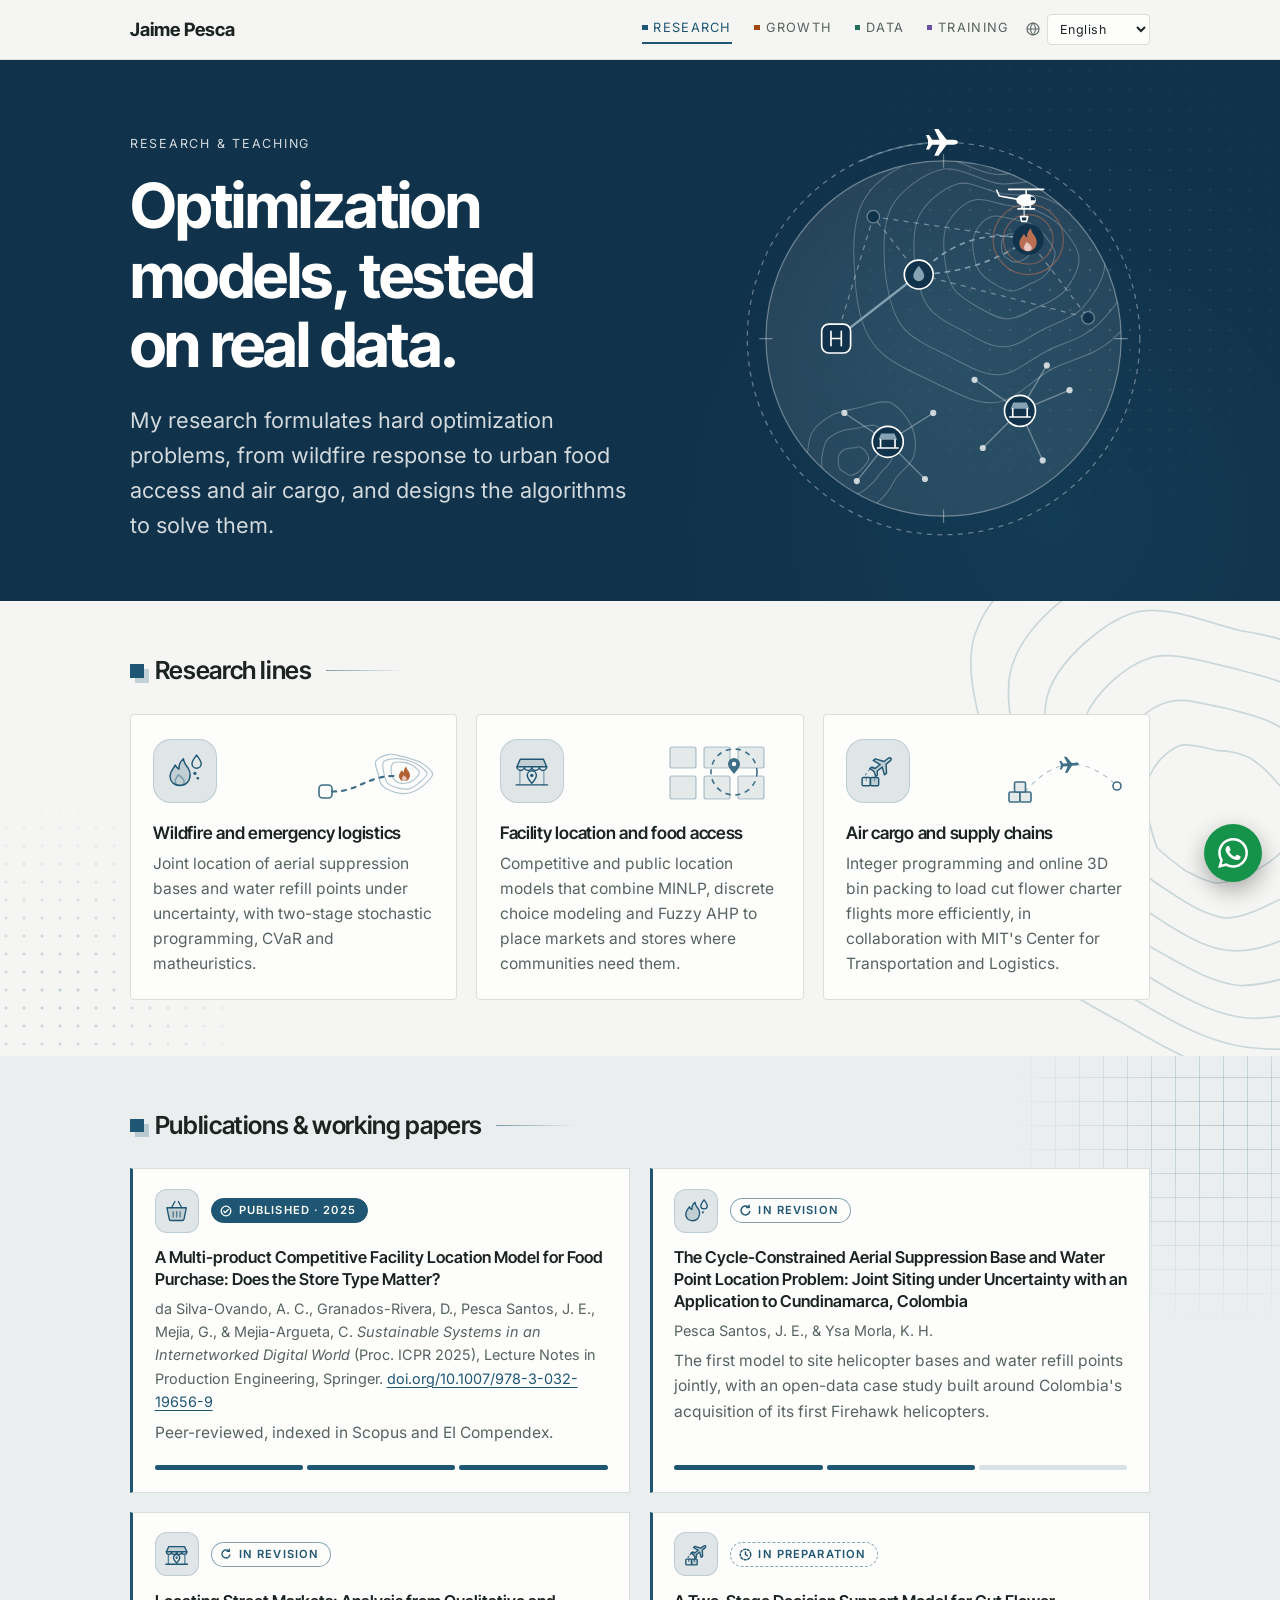
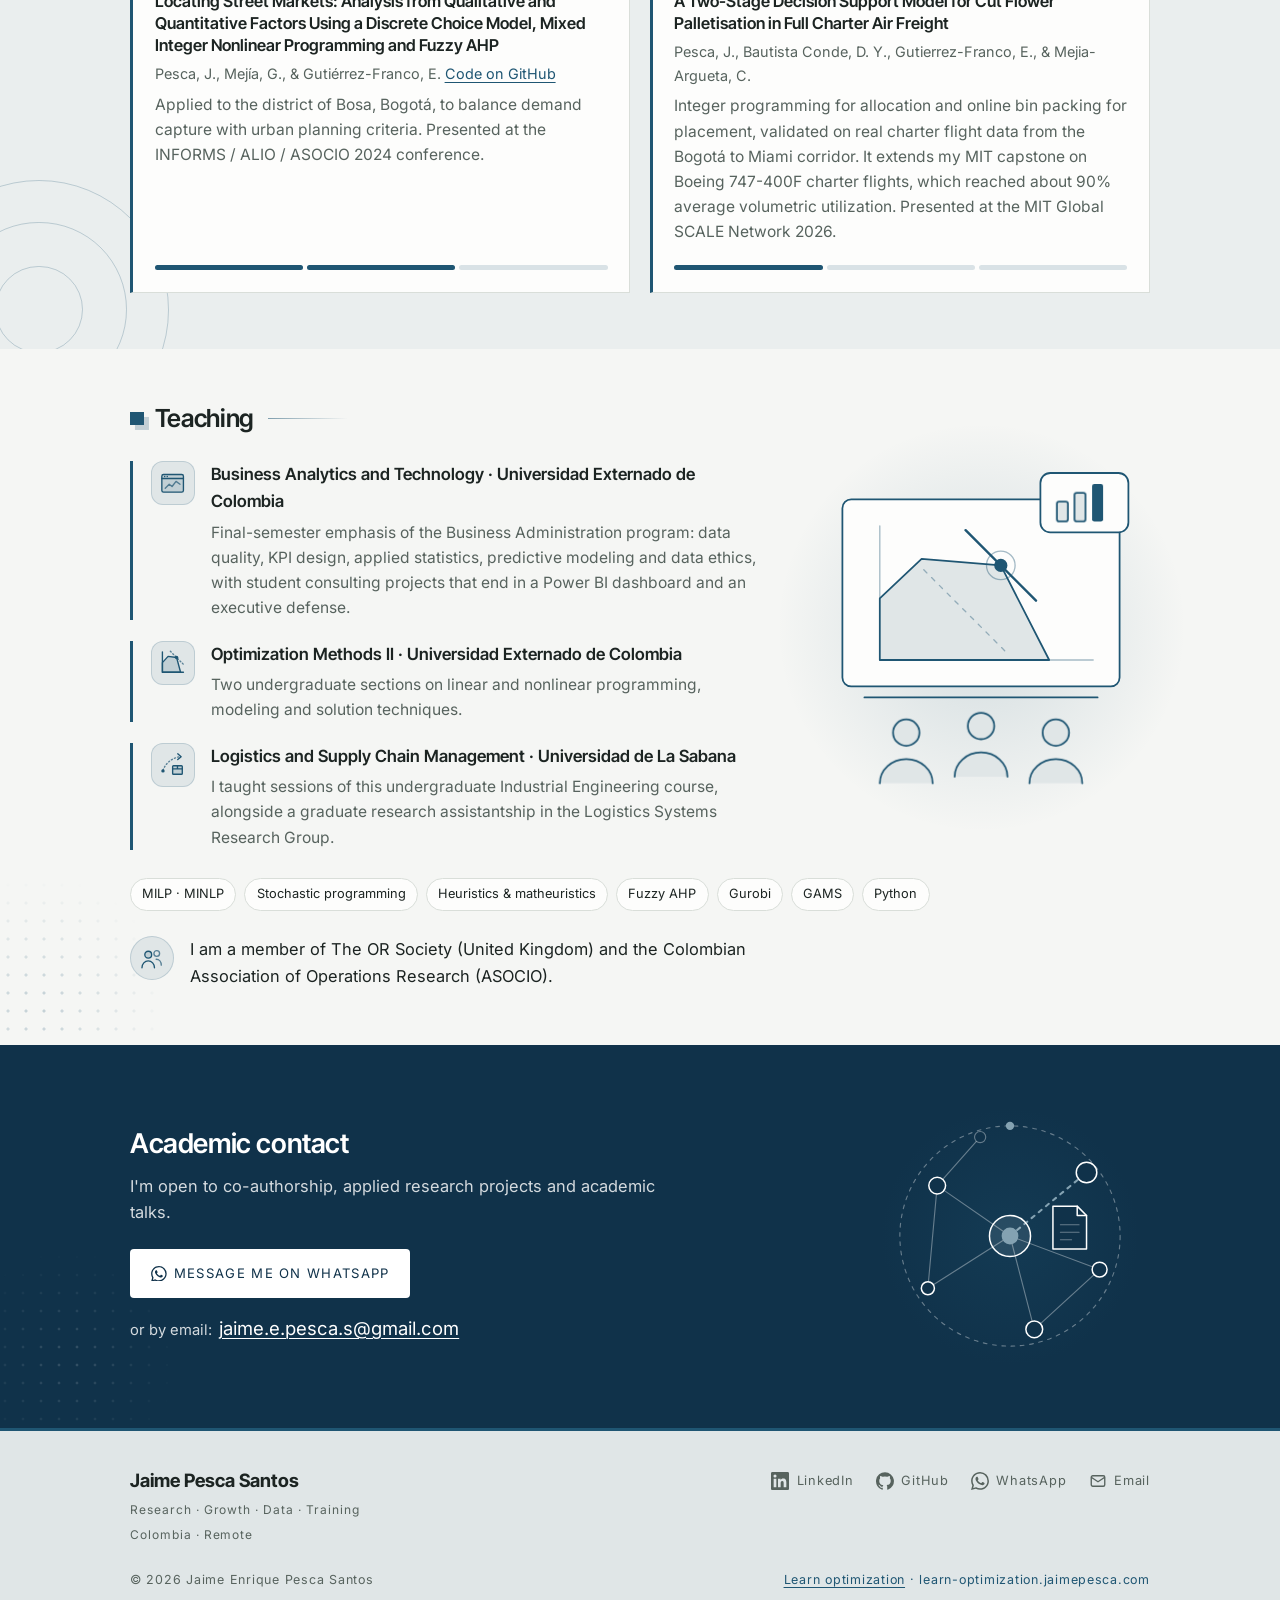
<file: research.html>
<!doctype html>
<html lang="en">
<head>
<!-- Google tag (gtag.js) -->
<script async src="https://www.googletagmanager.com/gtag/js?id=G-XW74HS2G7B"></script>
<script>
  window.dataLayer = window.dataLayer || [];
  function gtag(){dataLayer.push(arguments);}
  gtag('js', new Date());
  gtag('config', 'G-XW74HS2G7B');
</script>
  <meta charset="utf-8">
  <meta name="viewport" content="width=device-width, initial-scale=1">
  <title data-i18n="research.meta.title">Research &amp; Teaching · Jaime Pesca</title>
  <meta name="description" content="Optimization models for wildfire response, facility location and air cargo, plus university teaching in analytics. Open to research collaborations." data-i18n-attr="content:research.meta.desc">
  <meta name="author" content="Jaime Enrique Pesca Santos">
  <link rel="canonical" href="https://jaimepesca.com/research.html">
  <link rel="alternate" hreflang="en" href="https://jaimepesca.com/research.html">
  <link rel="alternate" hreflang="es" href="https://jaimepesca.com/research.html?lang=es">
  <link rel="alternate" hreflang="pt" href="https://jaimepesca.com/research.html?lang=pt">
  <link rel="alternate" hreflang="fr" href="https://jaimepesca.com/research.html?lang=fr">
  <link rel="alternate" hreflang="x-default" href="https://jaimepesca.com/research.html">
  <meta property="og:type" content="website">
  <meta property="og:site_name" content="Jaime Pesca">
  <meta property="og:title" content="Research &amp; Teaching · Jaime Pesca">
  <meta property="og:description" content="Optimization models for wildfire response, facility location and air cargo, plus university teaching in analytics. Open to research collaborations.">
  <meta property="og:url" content="https://jaimepesca.com/research.html">
  <meta property="og:image" content="https://jaimepesca.com/images/social/og-research.jpg">
  <meta property="og:image:width" content="1200">
  <meta property="og:image:height" content="630">
  <meta property="og:image:alt" content="Research &amp; Teaching · Jaime Pesca">
  <meta property="og:locale" content="en_US">
  <meta property="og:locale:alternate" content="es_CO">
  <meta property="og:locale:alternate" content="pt_BR">
  <meta property="og:locale:alternate" content="fr_FR">
  <meta name="twitter:card" content="summary_large_image">
  <meta name="twitter:title" content="Research &amp; Teaching · Jaime Pesca">
  <meta name="twitter:description" content="Optimization models for wildfire response, facility location and air cargo, plus university teaching in analytics. Open to research collaborations.">
  <meta name="twitter:image" content="https://jaimepesca.com/images/social/og-research.jpg">
  <meta name="twitter:image:alt" content="Research &amp; Teaching · Jaime Pesca">
  <link rel="icon" href="favicon.ico" sizes="32x32">
  <link rel="icon" href="assets/icons/favicon.svg" type="image/svg+xml">
  <link rel="apple-touch-icon" href="assets/icons/apple-touch-icon.png">
  <meta name="theme-color" content="#a31f34">
  <link rel="preload" href="assets/fonts/inter-latin-wght-normal.woff2" as="font" type="font/woff2" crossorigin>
  <link rel="preload" href="assets/fonts/inter-tight-latin-wght-normal.woff2" as="font" type="font/woff2" crossorigin>
  <link rel="stylesheet" href="assets/css/styles.css?v=202610132008">
  <link rel="stylesheet" href="assets/css/pages/research.css?v=202610132008">
  <script src="assets/js/i18n.js?v=202610132008"></script>
  <script src="assets/js/main.js?v=202610132008" defer></script>
  <script type="application/ld+json">
  {
    "@context": "https://schema.org",
    "@graph": [
      {
        "@type": "WebPage",
        "@id": "https://jaimepesca.com/research.html#webpage",
        "url": "https://jaimepesca.com/research.html",
        "name": "Research & Teaching · Jaime Pesca",
        "description": "Optimization models for wildfire response, facility location and air cargo, plus university teaching in analytics. Open to research collaborations.",
        "inLanguage": "en",
        "isPartOf": {
          "@id": "https://jaimepesca.com/#website"
        },
        "about": {
          "@id": "https://jaimepesca.com/#person"
        },
        "breadcrumb": {
          "@type": "BreadcrumbList",
          "itemListElement": [
            {
              "@type": "ListItem",
              "position": 1,
              "name": "Home",
              "item": "https://jaimepesca.com/"
            },
            {
              "@type": "ListItem",
              "position": 2,
              "name": "Research",
              "item": "https://jaimepesca.com/research.html"
            }
          ]
        }
      },
      {
        "@type": "Person",
        "@id": "https://jaimepesca.com/#person",
        "name": "Jaime Enrique Pesca Santos",
        "alternateName": "Jaime Pesca",
        "url": "https://jaimepesca.com/",
        "sameAs": [
          "https://www.linkedin.com/in/jaime-pesca",
          "https://github.com/JaimePesca"
        ]
      },
      {
        "@type": "WebSite",
        "@id": "https://jaimepesca.com/#website",
        "url": "https://jaimepesca.com/",
        "name": "Jaime Pesca",
        "inLanguage": [
          "en",
          "es",
          "pt",
          "fr"
        ],
        "publisher": {
          "@id": "https://jaimepesca.com/#person"
        }
      },
      {
        "@type": "ScholarlyArticle",
        "headline": "A Multi-product Competitive Facility Location Model for Food Purchase: Does the Store Type Matter?",
        "author": [
          {
            "@type": "Person",
            "name": "A. C. da Silva-Ovando"
          },
          {
            "@type": "Person",
            "name": "D. Granados-Rivera"
          },
          {
            "@id": "https://jaimepesca.com/#person"
          },
          {
            "@type": "Person",
            "name": "G. Mejia"
          },
          {
            "@type": "Person",
            "name": "C. Mejia-Argueta"
          }
        ],
        "datePublished": "2025",
        "creativeWorkStatus": "Published",
        "description": "Peer-reviewed, indexed in Scopus and EI Compendex.",
        "isPartOf": {
          "@type": "Book",
          "name": "Sustainable Systems in an Internetworked Digital World",
          "alternateName": "Proceedings of the International Conference on Production Research (ICPR 2025)",
          "url": "https://doi.org/10.1007/978-3-032-19656-9",
          "isPartOf": {
            "@type": "BookSeries",
            "name": "Lecture Notes in Production Engineering"
          },
          "publisher": {
            "@type": "Organization",
            "name": "Springer"
          }
        }
      },
      {
        "@type": "ScholarlyArticle",
        "headline": "The Cycle-Constrained Aerial Suppression Base and Water Point Location Problem: Joint Siting under Uncertainty with an Application to Cundinamarca, Colombia",
        "author": [
          {
            "@id": "https://jaimepesca.com/#person"
          },
          {
            "@type": "Person",
            "name": "K. H. Ysa Morla"
          }
        ],
        "creativeWorkStatus": "In revision",
        "description": "The first model to site helicopter bases and water refill points jointly, with an open-data case study built around Colombia's acquisition of its first Firehawk helicopters."
      },
      {
        "@type": "ScholarlyArticle",
        "headline": "Locating Street Markets: Analysis from Qualitative and Quantitative Factors Using a Discrete Choice Model, Mixed Integer Nonlinear Programming and Fuzzy AHP",
        "author": [
          {
            "@id": "https://jaimepesca.com/#person"
          },
          {
            "@type": "Person",
            "name": "G. Mejía"
          },
          {
            "@type": "Person",
            "name": "E. Gutiérrez-Franco"
          }
        ],
        "creativeWorkStatus": "In revision",
        "description": "Applied to the district of Bosa, Bogotá, to balance demand capture with urban planning criteria. Presented at the INFORMS / ALIO / ASOCIO 2024 conference."
      },
      {
        "@type": "ScholarlyArticle",
        "headline": "A Two-Stage Decision Support Model for Cut Flower Palletisation in Full Charter Air Freight",
        "author": [
          {
            "@id": "https://jaimepesca.com/#person"
          },
          {
            "@type": "Person",
            "name": "D. Y. Bautista Conde"
          },
          {
            "@type": "Person",
            "name": "E. Gutierrez-Franco"
          },
          {
            "@type": "Person",
            "name": "C. Mejia-Argueta"
          }
        ],
        "creativeWorkStatus": "In preparation",
        "description": "Integer programming for allocation and online bin packing for placement, validated on real charter flight data from the Bogotá to Miami corridor. It extends my MIT capstone on Boeing 747-400F charter flights, which reached about 90% average volumetric utilization. Presented at the MIT Global SCALE Network 2026."
      },
      {
        "@type": "Course",
        "name": "Business Analytics and Technology",
        "description": "Final-semester emphasis of the Business Administration program: data quality, KPI design, applied statistics, predictive modeling and data ethics, with student consulting projects that end in a Power BI dashboard and an executive defense.",
        "provider": {
          "@type": "CollegeOrUniversity",
          "name": "Universidad Externado de Colombia"
        },
        "hasCourseInstance": {
          "@type": "CourseInstance",
          "instructor": {
            "@id": "https://jaimepesca.com/#person"
          }
        }
      },
      {
        "@type": "Course",
        "name": "Optimization Methods II",
        "description": "Two undergraduate sections on linear and nonlinear programming, modeling and solution techniques.",
        "provider": {
          "@type": "CollegeOrUniversity",
          "name": "Universidad Externado de Colombia"
        },
        "hasCourseInstance": {
          "@type": "CourseInstance",
          "instructor": {
            "@id": "https://jaimepesca.com/#person"
          }
        }
      }
    ]
  }
  </script>
</head>
<body class="p-research">

  <header class="site-head">
    <div class="wrap nav-row">
      <a class="brand" href="./">Jaime Pesca</a>
      <nav id="nav-menu" class="nav-menu" aria-label="Main" data-i18n-attr="aria-label:nav.main">
        <a href="research.html" aria-current="page" data-i18n="nav.research">Research</a>
        <a href="growth.html" data-i18n="nav.growth">Growth</a>
        <a href="data.html" data-i18n="nav.data">Data</a>
        <a href="training.html" data-i18n="nav.training">Training</a>
      </nav>
      <div class="nav-tools">
        <label class="lang-switch" hidden>
          <svg viewBox="0 0 24 24" fill="none" stroke="currentColor" stroke-width="1.6" aria-hidden="true"><circle cx="12" cy="12" r="9"/><path d="M3 12h18M12 3c2.5 2.6 3.8 5.6 3.8 9s-1.3 6.4-3.8 9c-2.5-2.6-3.8-5.6-3.8-9S9.5 5.6 12 3z"/></svg>
          <span class="visually-hidden" data-i18n="nav.language">Language</span>
          <select data-lang-select></select>
        </label>
        <button class="nav-toggle" aria-expanded="false" aria-controls="nav-menu" data-i18n="nav.menu">Menu</button>
      </div>
    </div>
  </header>

  <main>
    <section class="hero tinted">
      <div class="wrap hero-grid">
        <div class="hero-copy">
          <span class="eyebrow" data-i18n="research.eyebrow">Research &amp; Teaching</span>
          <h1 data-i18n="research.h1">Optimization models, tested on real data.</h1>
          <p class="lede" data-i18n="research.lede">My research formulates hard optimization problems, from wildfire response to urban food access and air cargo, and designs the algorithms to solve them.</p>
        </div>
        <!-- Mapa de las tres líneas: curvas de nivel; base, punto de agua e incendio con el
             helicóptero en su ciclo; dos mercados con su demanda; un avión de carga en su ruta -->
        <div class="hero-art rs-map reveal" style="--delay:.15s" aria-hidden="true">
          <svg class="art" viewBox="0 0 400 400" focusable="false">
            <defs><clipPath id="rs-disc"><circle cx="200" cy="200" r="172"/></clipPath></defs>
            <circle class="a-faint a-dash" cx="200" cy="200" r="190"/>
            <circle class="a-fill" cx="200" cy="200" r="172"/>
            <g class="rs-topo" clip-path="url(#rs-disc)">
              <path d="M285 112C286 114 284 118 283 119C282 121 279 123 277 124C275 125 272 126 270 126C268 126 265 125 263 123C261 122 259 121 258 119C257 117 256 114 256 112C256 110 256 107 257 104C258 102 260 100 262 99C264 98 268 99 270 99C272 100 274 100 276 101C278 102 280 103 282 105C283 107 285 110 285 112ZM308 117C308 123 304 132 300 137C296 142 289 145 284 147C278 150 272 154 266 154C260 154 254 150 249 147C244 144 238 140 235 135C231 130 230 123 229 117C228 111 228 102 231 97C233 91 240 84 246 82C252 80 260 83 266 84C272 86 277 86 283 88C288 91 293 94 297 99C301 104 307 111 308 117ZM331 122C332 132 324 146 317 154C310 162 299 166 290 170C281 175 271 181 262 181C253 181 243 175 234 170C226 165 216 160 210 152C205 144 202 133 201 122C200 111 199 98 204 88C209 79 220 68 229 66C239 63 252 70 262 71C272 73 280 72 289 76C297 79 307 84 314 92C321 100 331 112 331 122ZM356 127C357 141 344 160 334 171C324 181 308 185 295 192C283 198 271 208 258 208C245 208 232 200 220 193C208 187 193 180 185 169C177 158 174 142 172 127C171 112 170 93 177 80C184 67 200 54 214 50C227 47 244 58 258 60C272 62 283 59 295 63C307 67 321 74 332 85C342 95 356 113 356 127ZM382 132C382 150 363 173 349 187C335 200 316 204 300 212C284 220 270 234 254 235C238 236 221 225 205 217C189 209 169 201 159 187C149 173 145 151 143 132C142 113 141 88 150 72C159 56 181 40 199 36C216 33 237 48 254 50C271 52 286 44 302 49C318 53 338 62 351 76C364 90 383 114 382 132ZM409 137C407 160 380 186 362 202C345 217 323 220 304 230C285 241 269 260 250 262C231 264 209 251 190 242C170 232 145 223 132 205C119 188 115 161 114 137C112 113 112 83 124 64C135 45 164 28 185 24C206 20 229 39 250 41C271 43 289 29 310 33C330 38 356 49 372 67C389 84 410 114 409 137Z"/>
              <path d="M127 318C127 320 124 322 123 324C121 326 120 327 118 329C116 330 114 332 112 332C110 333 107 332 105 330C103 329 100 328 99 325C98 323 98 320 98 318C98 316 98 313 100 311C101 309 103 308 105 307C108 306 110 306 112 306C114 306 117 304 119 305C122 306 124 308 125 310C127 312 128 316 127 318ZM150 316C149 321 143 326 139 330C136 334 134 338 130 341C126 345 120 350 115 351C110 352 103 349 98 346C93 343 87 339 84 334C82 329 82 322 82 316C83 310 84 304 86 300C89 295 95 292 100 290C105 288 109 288 115 287C121 286 128 283 133 284C139 286 144 292 147 297C150 303 151 311 150 316ZM171 314C169 322 159 328 154 335C150 342 147 348 141 354C135 360 126 370 118 372C110 373 99 367 91 362C82 357 74 350 70 342C66 334 67 323 68 314C69 305 69 295 74 289C78 282 87 277 94 273C102 270 109 269 118 267C127 265 139 259 148 262C156 265 165 276 169 285C173 293 174 306 171 314Z"/>
            </g>
            <circle class="a-faint" cx="200" cy="200" r="172"/>
            <path class="a-faint" d="M200 22v12M200 366v12M22 200h12M366 200h12"/>
            <!-- Sitios candidatos y sus conexiones -->
            <path class="a-faint a-dash" d="M96 200L132 82L176 138M132 82L282 104L340 180L176 138"/>
            <circle class="a-bg a-faint" cx="132" cy="82" r="6"/>
            <circle class="a-bg a-faint" cx="340" cy="180" r="6"/>
            <!-- Demanda asignada a dos mercados -->
            <path class="a-faint" d="M274 270L230 240M274 270L238 306M274 270L296 318M274 270L322 250M274 270L300 226M146 300L104 272M146 300L116 338M146 300L182 336M146 300L190 272"/>
            <g class="a-solid rs-demand">
              <circle cx="230" cy="240" r="3"/><circle cx="238" cy="306" r="3"/><circle cx="296" cy="318" r="3"/><circle cx="322" cy="250" r="3"/><circle cx="300" cy="226" r="3"/>
              <circle cx="104" cy="272" r="3"/><circle cx="116" cy="338" r="3"/><circle cx="182" cy="336" r="3"/><circle cx="190" cy="272" r="3"/>
            </g>
            <circle class="a-bg a-line" cx="274" cy="270" r="15"/>
            <path class="a-pop" d="M265 268l2.5-6h13l2.5 6z"/>
            <path class="a-line" d="M267 268v8M281 268v8M264 276h20"/>
            <circle class="a-bg a-line" cx="146" cy="300" r="15"/>
            <path class="a-pop" d="M137 298l2.5-6h13l2.5 6z"/>
            <path class="a-line" d="M139 298v8M153 298v8M136 306h20"/>
            <!-- Ruta óptima (base a agua) y ciclo agua e incendio -->
            <path class="a-pop-line anim-draw" pathLength="1" d="M96 200L176 138" style="--dur:1.2s; --anim-delay:.6s"/>
            <path class="a-pop-line anim-flow rs-cycle" d="M176 138Q222 90 282 104Q236 136 176 138Z"/>
            <!-- Base de helicópteros -->
            <rect class="a-bg a-line" x="82" y="186" width="28" height="28" rx="7"/>
            <path class="a-line" d="M91 193v14M101 193v14M91 200h10"/>
            <!-- Punto de agua -->
            <circle class="a-bg a-line" cx="176" cy="138" r="14"/>
            <path class="a-pop" d="M176 129.5c3.4 4.3 5.3 7.2 5.3 9.6a5.3 5.3 0 0 1-10.6 0c0-2.4 1.9-5.3 5.3-9.6z"/>
            <!-- Incendio -->
            <circle class="rs-fire-ring anim-pulse" cx="282" cy="104" r="24" style="--dur:6s"/>
            <circle class="rs-fire-ring anim-pulse" cx="282" cy="104" r="34" style="--dur:6s; --anim-delay:-3s"/>
            <circle class="a-bg" cx="282" cy="104" r="15"/>
            <path class="rs-fire" d="M281.6 115.5c-5 0-8.1-3.4-8.1-7.7 0-4 2.8-6.2 4.3-9.3.9 1.9 1.9 2.8 3.1 3.4-.3-3.1.9-6.2 3.7-8.7.3 3.7 2.5 5.6 4 8.1.9 1.6 1.6 3.4 1.6 5.3C290.2 111.8 286.8 115.5 281.6 115.5z"/>
            <path class="rs-fire-core" d="M281.6 115.5c-2.2 0-3.7-1.5-3.7-3.7 0-2.2 1.9-3.4 2.5-5.3 1.9 1.2 5 3.1 5 5.6 0 1.9-1.5 3.4-3.7 3.4z"/>
            <!-- Helicóptero con balde (vuela entre el agua y el incendio) -->
            <g class="rs-heli">
              <path class="a-line rs-thin" d="M0-2v-10"/>
              <path class="a-bg a-line" d="M-3.5-2h7l-1.2 4.5h-4.6z"/>
              <ellipse class="a-solid" cx="2" cy="-18" rx="9.5" ry="6"/>
              <path class="a-bg" d="M6.5-21.5a5 3.6 0 0 1 4.6 3.5H6.5z"/>
              <path class="a-line" d="M-7-19L-24-22l-2.5-5.5M-6-9.5H10M-2-12.4v2.9M6-12.4v2.9M2-24v-4.5M-15-28.5H19"/>
              <g class="rs-drops">
                <circle class="a-pop" cx="-1.5" cy="6" r="1.5"/><circle class="a-pop" cx="1.8" cy="9" r="1.5"/><circle class="a-pop" cx="-.6" cy="12.5" r="1.5"/>
              </g>
            </g>
            <!-- Avión de carga en la ruta aérea -->
            <g class="anim-orbit" style="--dur:48s">
              <path class="a-pop-line rs-trail" d="M120 28A190 190 0 0 1 184 10.7"/>
              <path class="a-solid" d="M214 10C214 8.4 212 7.6 209 7.6H203L195-3H191L196 7.6H189L186 3H183L185 8V12L183 17H186L189 12.4H196L191 23H195L203 12.4H209C212 12.4 214 11.6 214 10Z"/>
            </g>
          </svg>
        </div>
      </div>
    </section>

    <!-- Líneas de investigación: tarjetas con ícono y un croquis del problema de cada línea -->
    <section class="section has-deco rs-lines">
      <span class="deco deco-topo at-r s-xl" aria-hidden="true"></span>
      <span class="deco deco-dots at-bl s-lg hide-sm" aria-hidden="true"></span>
      <div class="wrap">
        <h2 class="reveal" data-i18n="research.lines.title">Research lines</h2>
        <div class="service-grid cards">
          <div class="service reveal">
            <div class="rs-card-top" aria-hidden="true">
              <!-- Llama y gota de agua (extinción) -->
              <span class="icon-badge"><svg class="icon" viewBox="0 0 48 48" focusable="false"><path class="i-tint" d="M16.6 41.8c-7.2 0-11.7-4.95-11.7-11.25 0-5.85 4.05-9 6.3-13.5 1.35 2.7 2.7 4.05 4.5 4.95-.45-4.5 1.35-9 5.4-12.6.45 5.4 3.6 8.1 5.85 11.7 1.35 2.25 2.25 4.95 2.25 7.65C29.2 36.4 24.25 41.8 16.6 41.8z"/><path class="i-faint" d="M16.6 41.8c-3.15 0-5.4-2.25-5.4-5.4 0-3.15 2.7-4.95 3.6-7.65 2.7 1.8 7.2 4.5 7.2 8.1 0 2.7-2.25 4.95-5.4 4.95z"/><path d="M37 5c3.6 4.6 5.6 7.6 5.6 10.2a5.6 5.6 0 0 1-11.2 0c0-2.6 2-5.6 5.6-10.2z"/><circle class="i-solid" cx="35" cy="27" r="1.9"/><circle class="i-solid" cx="38.5" cy="33" r="1.5"/></svg></span>
              <!-- Curvas de nivel, base y ruta hasta el incendio (la misma llama del héroe) -->
              <svg class="art rs-mini" viewBox="0 0 120 64" focusable="false">
                <g class="a-faint rs-contour">
                  <path d="M118.7 32C118.9 35.5 113.1 40 110 42.9C106.8 45.8 103.5 48 99.8 49.5C96.1 51 91.9 51.8 88 51.7C84.1 51.6 80.1 50.4 76.7 48.8C73.2 47.2 69.4 45.1 67.3 42.3C65.2 39.5 65.1 35.9 64.2 32C63.3 28.1 60.1 22.3 61.9 19.1C63.7 15.8 70.4 13.2 74.8 12.4C79.1 11.6 84.1 13.6 88 14.4C91.9 15.2 94.4 16.1 97.9 17.3C101.4 18.5 105.4 19.2 108.8 21.7C112.3 24.1 118.5 28.5 118.7 32Z"/>
                  <path d="M113 31.5C113.2 34.6 107.6 38.6 104.6 41.1C101.6 43.7 98.4 46.1 94.9 46.9C91.4 47.6 87.1 46.7 83.5 45.8C79.9 44.8 75.7 43.4 73.5 41.1C71.2 38.7 70.6 35.1 70 31.5C69.4 27.9 67.5 22.1 69.7 19.6C71.9 17.1 79.2 16.8 83.3 16.6C87.3 16.4 90.6 17.5 94 18.5C97.4 19.5 100.4 20.4 103.6 22.5C106.7 24.7 112.8 28.4 113 31.5Z"/>
                  <path d="M105.4 30.5C105.5 33 101.5 36.5 98.9 38.4C96.3 40.2 93 41.5 90 41.5C87 41.5 83.1 40.3 81 38.5C78.9 36.7 77.5 33.4 77.3 30.5C77 27.6 77.2 22.7 79.3 21C81.4 19.4 86.9 20 90 20.4C93.1 20.7 95.6 21.6 98.2 23.3C100.7 25 105.3 28 105.4 30.5Z"/>
                </g>
                <rect class="a-bg a-line" x="5" y="43" width="13" height="13" rx="3.5"/>
                <path class="a-pop-line anim-flow" d="M18 49.5C44 50 52 34 81 34"/>
                <g transform="translate(90.5 31) scale(.66) translate(-281.9 -103.2)">
                  <path class="rs-fire" d="M281.6 115.5c-5 0-8.1-3.4-8.1-7.7 0-4 2.8-6.2 4.3-9.3.9 1.9 1.9 2.8 3.1 3.4-.3-3.1.9-6.2 3.7-8.7.3 3.7 2.5 5.6 4 8.1.9 1.6 1.6 3.4 1.6 5.3C290.2 111.8 286.8 115.5 281.6 115.5z"/>
                  <path class="rs-fire-core" d="M281.6 115.5c-2.2 0-3.7-1.5-3.7-3.7 0-2.2 1.9-3.4 2.5-5.3 1.9 1.2 5 3.1 5 5.6 0 1.9-1.5 3.4-3.7 3.4z"/>
                </g>
              </svg>
            </div>
            <h3 data-i18n="research.lines.1.title">Wildfire and emergency logistics</h3>
            <p data-i18n="research.lines.1.text">Joint location of aerial suppression bases and water refill points under uncertainty, with two-stage stochastic programming, CVaR and matheuristics.</p>
          </div>
          <div class="service reveal" style="--delay:.12s">
            <div class="rs-card-top" aria-hidden="true">
              <span class="icon-badge"><svg class="icon" viewBox="0 0 48 48" focusable="false"><path class="i-tint" d="M6 19l4-9h28l4 9z"/><path d="M6 19a4.5 4.5 0 0 0 9 0 4.5 4.5 0 0 0 9 0 4.5 4.5 0 0 0 9 0 4.5 4.5 0 0 0 9 0"/><path class="i-faint" d="M9.5 25v16M38.5 25v16"/><path d="M5 41h38"/><path d="M24 39c-3.6-4.2-5.5-6.9-5.5-9.5a5.5 5.5 0 0 1 11 0c0 2.6-1.9 5.3-5.5 9.5z"/><circle class="i-solid" cx="24" cy="29.5" r="2"/></svg></span>
              <!-- Manzanas de una ciudad, el sitio elegido y su área de atracción -->
              <svg class="art rs-mini" viewBox="0 0 120 64" focusable="false">
                <g class="a-fill a-faint"><rect x="10" y="5" width="26" height="21" rx="2"/><rect x="44" y="5" width="26" height="21" rx="2"/><rect x="78" y="5" width="26" height="21" rx="2"/><rect x="10" y="34" width="26" height="23" rx="2"/><rect x="44" y="34" width="26" height="23" rx="2"/><rect x="78" y="34" width="26" height="23" rx="2"/></g>
                <circle class="a-line anim-flow" cx="74" cy="30" r="23"/>
                <path class="a-pop" d="M74 32c-4-4.6-6-7.4-6-10a6 6 0 0 1 12 0c0 2.6-2 5.4-6 10z"/>
                <circle class="a-bg" cx="74" cy="22" r="2.2"/>
              </svg>
            </div>
            <h3 data-i18n="research.lines.2.title">Facility location and food access</h3>
            <p data-i18n="research.lines.2.text">Competitive and public location models that combine MINLP, discrete choice modeling and Fuzzy AHP to place markets and stores where communities need them.</p>
          </div>
          <div class="service reveal" style="--delay:.24s">
            <div class="rs-card-top" aria-hidden="true">
              <span class="icon-badge"><svg class="icon" viewBox="0 0 48 48" focusable="false"><path class="i-tint" transform="rotate(-38 28 18)" d="M43 18c0-1.3-1.5-2-3.6-2H34l-6.3-9h-3.2l3.6 9h-7.7l-2.7-3.9h-2.7l1.8 4.6v2.6l-1.8 4.6h2.7l2.7-3.9h7.7l-3.6 9h3.2l6.3-9h5.4c2.1 0 3.6-.7 3.6-2z"/><path class="i-faint" d="M9 29c3-5 6-8 10-10" stroke-dasharray="2 4"/><rect x="5" y="32" width="10" height="10" rx="1.5"/><rect class="i-tint" x="15" y="32" width="10" height="10" rx="1.5"/><path class="i-faint" d="M10 32v4M20 32v4"/></svg></span>
              <!-- Ruta de vuelo entre origen y destino -->
              <svg class="art rs-mini" viewBox="0 0 120 64" focusable="false">
                <path class="a-faint anim-flow" d="M18 50Q62-2 110 44"/>
                <g class="a-fill a-line"><rect x="2" y="50" width="11" height="10" rx="1.5"/><rect x="13" y="50" width="11" height="10" rx="1.5"/><rect x="7.5" y="40" width="11" height="10" rx="1.5"/></g>
                <circle class="a-bg a-line" cx="110" cy="44" r="4"/>
                <path class="a-solid" transform="translate(63 22.5) rotate(-4) scale(.62)" d="M14 0C14-1.6 12-2.4 9-2.4H3L-5-13H-9L-4-2.4H-11L-14-7H-17L-15-2V2L-17 7H-14L-11 2.4H-4L-9 13H-5L3 2.4H9C12 2.4 14 1.6 14 0Z"/>
              </svg>
            </div>
            <h3 data-i18n="research.lines.3.title">Air cargo and supply chains</h3>
            <p data-i18n="research.lines.3.text">Integer programming and online 3D bin packing to load cut flower charter flights more efficiently, in collaboration with MIT's Center for Transportation and Logistics.</p>
          </div>
        </div>
      </div>
    </section>

    <!-- Publicaciones: tarjetas con el tema de cada artículo, su estado y, al pie, una barra
         de avance (preparación, revisión, publicado) -->
    <section class="section has-deco rs-pubs">
      <span class="deco deco-grid at-tr s-lg" aria-hidden="true"></span>
      <span class="deco deco-rings at-bl anim-pulse hide-sm" style="--dur:9s" aria-hidden="true"></span>
      <div class="wrap">
        <h2 class="reveal" data-i18n="research.pubs.title">Publications &amp; working papers</h2>
        <ul class="highlight-list rs-pub-list">
          <li class="reveal">
            <div class="rs-pub-head">
              <span class="icon-badge sm" aria-hidden="true"><svg class="icon" viewBox="0 0 48 48" focusable="false"><path class="i-tint" d="M7 19h34l-4 20a3 3 0 0 1-3 2.4H14a3 3 0 0 1-3-2.4z"/><path d="M15 19l6-11M33 19l-6-11"/><path class="i-faint" d="M18 26v9M24 26v9M30 26v9"/></svg></span>
              <span class="status st-pub" data-i18n="research.status.published">Published · 2025</span>
            </div>
            <strong>A Multi-product Competitive Facility Location Model for Food Purchase: Does the Store Type Matter?</strong>
            <span class="meta">da Silva-Ovando, A. C., Granados-Rivera, D., Pesca Santos, J. E., Mejia, G., &amp; Mejia-Argueta, C. <em>Sustainable Systems in an Internetworked Digital World</em> (Proc. ICPR 2025), Lecture Notes in Production Engineering, Springer. <a href="https://doi.org/10.1007/978-3-032-19656-9">doi.org/10.1007/978-3-032-19656-9</a></span>
            <span data-i18n="research.pubs.icpr">Peer-reviewed, indexed in Scopus and EI Compendex.</span>
            <span class="rs-stage s3" aria-hidden="true"><i></i><i></i><i></i></span>
          </li>
          <li class="reveal" style="--delay:.1s">
            <div class="rs-pub-head">
              <span class="icon-badge sm" aria-hidden="true"><svg class="icon" viewBox="0 0 48 48" focusable="false"><path class="i-tint" d="M16.6 41.8c-7.2 0-11.7-4.95-11.7-11.25 0-5.85 4.05-9 6.3-13.5 1.35 2.7 2.7 4.05 4.5 4.95-.45-4.5 1.35-9 5.4-12.6.45 5.4 3.6 8.1 5.85 11.7 1.35 2.25 2.25 4.95 2.25 7.65C29.2 36.4 24.25 41.8 16.6 41.8z"/><path d="M37 5c3.6 4.6 5.6 7.6 5.6 10.2a5.6 5.6 0 0 1-11.2 0c0-2.6 2-5.6 5.6-10.2z"/><circle class="i-solid" cx="35" cy="27" r="1.9"/></svg></span>
              <span class="status st-rev" data-i18n="research.status.revision">In revision</span>
            </div>
            <strong>The Cycle-Constrained Aerial Suppression Base and Water Point Location Problem: Joint Siting under Uncertainty with an Application to Cundinamarca, Colombia</strong>
            <span class="meta">Pesca Santos, J. E., &amp; Ysa Morla, K. H.</span>
            <span data-i18n="research.pubs.wildfire">The first model to site helicopter bases and water refill points jointly, with an open-data case study built around Colombia's acquisition of its first Firehawk helicopters.</span>
            <span class="rs-stage s2" aria-hidden="true"><i></i><i></i><i></i></span>
          </li>
          <li class="reveal" style="--delay:.2s">
            <div class="rs-pub-head">
              <span class="icon-badge sm" aria-hidden="true"><svg class="icon" viewBox="0 0 48 48" focusable="false"><path class="i-tint" d="M6 19l4-9h28l4 9z"/><path d="M6 19a4.5 4.5 0 0 0 9 0 4.5 4.5 0 0 0 9 0 4.5 4.5 0 0 0 9 0 4.5 4.5 0 0 0 9 0"/><path class="i-faint" d="M9.5 25v16M38.5 25v16"/><path d="M5 41h38"/><path d="M24 39c-3.6-4.2-5.5-6.9-5.5-9.5a5.5 5.5 0 0 1 11 0c0 2.6-1.9 5.3-5.5 9.5z"/><circle class="i-solid" cx="24" cy="29.5" r="2"/></svg></span>
              <span class="status st-rev" data-i18n="research.status.revision">In revision</span>
            </div>
            <strong>Locating Street Markets: Analysis from Qualitative and Quantitative Factors Using a Discrete Choice Model, Mixed Integer Nonlinear Programming and Fuzzy AHP</strong>
            <span class="meta">Pesca, J., Mejía, G., &amp; Gutiérrez-Franco, E. <a href="https://github.com/JaimePesca/Locating-street-markets-Using-a-discrete-choice-model-MINLP-and-fuzzy-AHP" data-i18n="research.pubs.code">Code on GitHub</a></span>
            <span data-i18n="research.pubs.markets">Applied to the district of Bosa, Bogotá, to balance demand capture with urban planning criteria. Presented at the INFORMS / ALIO / ASOCIO 2024 conference.</span>
            <span class="rs-stage s2" aria-hidden="true"><i></i><i></i><i></i></span>
          </li>
          <li class="reveal" style="--delay:.3s">
            <div class="rs-pub-head">
              <span class="icon-badge sm" aria-hidden="true"><svg class="icon" viewBox="0 0 48 48" focusable="false"><path class="i-tint" transform="rotate(-38 28 18)" d="M43 18c0-1.3-1.5-2-3.6-2H34l-6.3-9h-3.2l3.6 9h-7.7l-2.7-3.9h-2.7l1.8 4.6v2.6l-1.8 4.6h2.7l2.7-3.9h7.7l-3.6 9h3.2l6.3-9h5.4c2.1 0 3.6-.7 3.6-2z"/><path class="i-faint" d="M9 29c3-5 6-8 10-10" stroke-dasharray="2 4"/><rect x="5" y="32" width="10" height="10" rx="1.5"/><rect class="i-tint" x="15" y="32" width="10" height="10" rx="1.5"/><path class="i-faint" d="M10 32v4M20 32v4"/></svg></span>
              <span class="status st-prep" data-i18n="research.status.prep">In preparation</span>
            </div>
            <strong>A Two-Stage Decision Support Model for Cut Flower Palletisation in Full Charter Air Freight</strong>
            <span class="meta">Pesca, J., Bautista Conde, D. Y., Gutierrez-Franco, E., &amp; Mejia-Argueta, C.</span>
            <span data-i18n="research.pubs.flowers">Integer programming for allocation and online bin packing for placement, validated on real charter flight data from the Bogotá to Miami corridor. It extends my MIT capstone on Boeing 747-400F charter flights, which reached about 90% average volumetric utilization. Presented at the MIT Global SCALE Network 2026.</span>
            <span class="rs-stage s1" aria-hidden="true"><i></i><i></i><i></i></span>
          </li>
        </ul>
      </div>
    </section>

    <!-- Docencia: cursos con ícono y, al lado, un tablero con un problema lineal resuelto frente a la clase -->
    <section class="section has-deco rs-teach">
      <span class="deco deco-dots at-bl hide-sm" aria-hidden="true"></span>
      <div class="wrap">
        <div class="split">
          <div>
          <h2 class="reveal" data-i18n="research.teaching.title">Teaching</h2>
          <ul class="highlight-list iconic">
            <li class="reveal">
              <span class="icon-badge sm" aria-hidden="true"><svg class="icon" viewBox="0 0 48 48" focusable="false"><rect class="i-tint" x="5" y="8" width="38" height="31" rx="3"/><path d="M5 15h38"/><circle class="i-solid" cx="10" cy="11.5" r="1.3"/><circle class="i-solid" cx="14.5" cy="11.5" r="1.3"/><path class="i-faint" d="M11 32l7-7 5 4 7-9 7 5"/></svg></span>
              <strong data-i18n="research.teaching.1.title">Business Analytics and Technology · Universidad Externado de Colombia</strong>
              <span data-i18n="research.teaching.1.text">Final-semester emphasis of the Business Administration program: data quality, KPI design, applied statistics, predictive modeling and data ethics, with student consulting projects that end in a Power BI dashboard and an executive defense.</span>
            </li>
            <li class="reveal" style="--delay:.1s">
              <span class="icon-badge sm" aria-hidden="true"><svg class="icon" viewBox="0 0 48 48" focusable="false"><path d="M6 5v36h37"/><path class="i-tint" d="M6 41V24l10-11 15 2 7 26z"/><path class="i-faint" d="M20 4l23 23" stroke-dasharray="2 4"/><circle class="i-solid" cx="31" cy="15" r="3"/></svg></span>
              <strong data-i18n="research.teaching.2.title">Optimization Methods II · Universidad Externado de Colombia</strong>
              <span data-i18n="research.teaching.2.text">Two undergraduate sections on linear and nonlinear programming, modeling and solution techniques.</span>
            </li>
            <li class="reveal" style="--delay:.2s">
              <span class="icon-badge sm" aria-hidden="true"><svg class="icon" viewBox="0 0 48 48" focusable="false"><path class="i-faint" d="M7 34C12 21 22 13 36 10" stroke-dasharray="2 4"/><path d="M33 5l6 5-6 5"/><circle class="i-solid" cx="7" cy="35" r="3"/><rect class="i-tint" x="24" y="26" width="17" height="15" rx="1.5"/><path d="M24 31.5h17M32.5 26v5.5"/></svg></span>
              <strong data-i18n="research.teaching.3.title">Logistics and Supply Chain Management · Universidad de La Sabana</strong>
              <span data-i18n="research.teaching.3.text">I taught sessions of this undergraduate Industrial Engineering course, alongside a graduate research assistantship in the Logistics Systems Research Group.</span>
            </li>
          </ul>
          </div>
          <div class="split-art rs-board reveal" style="--delay:.2s" aria-hidden="true">
            <svg class="art" viewBox="0 0 300 300" focusable="false">
              <!-- Tablero con ejes, región factible y la recta objetivo que barre hasta el óptimo -->
              <rect class="a-bg a-line" x="24" y="34" width="252" height="170" rx="8"/>
              <path class="a-line" d="M44 214h212"/>
              <path class="a-faint" d="M58 58v122h194"/>
              <path class="a-fill a-line" d="M58 180v-56l38-36 72 6 44 86z"/>
              <path class="a-faint a-dash rs-sweep" d="M98 98l74 74"/>
              <path class="a-pop-line anim-draw" pathLength="1" d="M136 62l64 64" style="--dur:1.4s; --anim-delay:.7s"/>
              <circle class="a-faint" cx="168" cy="94" r="13"/>
              <circle class="a-pop anim-pulse" cx="168" cy="94" r="6" style="--dur:6s"/>
              <!-- Tarjeta flotante con barras (analítica) -->
              <g class="anim-float" style="--dur:8s">
                <rect class="a-bg a-line" x="204" y="10" width="80" height="54" rx="9"/>
                <rect class="a-fill a-line anim-bar" x="219" y="36" width="10" height="18" rx="2" style="--anim-delay:.5s"/>
                <rect class="a-fill a-line anim-bar" x="235" y="28" width="10" height="26" rx="2" style="--anim-delay:.65s"/>
                <rect class="a-pop anim-bar" x="251" y="20" width="10" height="34" rx="2" style="--anim-delay:.8s"/>
              </g>
              <!-- Estudiantes frente al tablero -->
              <g class="a-fill a-line">
                <circle cx="82" cy="246" r="12"/><path d="M58 292a24 22 0 0 1 48 0"/>
                <circle cx="150" cy="240" r="12"/><path d="M126 286a24 22 0 0 1 48 0"/>
                <circle cx="218" cy="246" r="12"/><path d="M194 292a24 22 0 0 1 48 0"/>
              </g>
            </svg>
          </div>
        </div>
        <div class="chip-row reveal" style="margin-top:1.8rem">
          <span class="chip">MILP · MINLP</span>
          <span class="chip" data-i18n="research.chip.stochastic">Stochastic programming</span>
          <span class="chip" data-i18n="research.chip.heuristics">Heuristics &amp; matheuristics</span>
          <span class="chip">Fuzzy AHP</span>
          <span class="chip">Gurobi</span>
          <span class="chip">GAMS</span>
          <span class="chip">Python</span>
        </div>
        <div class="rs-member reveal">
          <span class="icon-badge sm round" aria-hidden="true"><svg class="icon" viewBox="0 0 48 48" focusable="false"><circle class="i-tint" cx="18" cy="17" r="6"/><path d="M7 40c0-6.6 4.9-12 11-12s11 5.4 11 12"/><circle class="i-faint" cx="33" cy="15" r="5"/><path class="i-faint" d="M32 25c5.3 0 9 4.6 9 10.5"/></svg></span>
          <p style="margin-top:1.6rem" data-i18n="research.memberships">I am a member of The OR Society (United Kingdom) and the Colombian Association of Operations Research (ASOCIO).</p>
        </div>
      </div>
    </section>

    <section class="cta" id="contact">
      <div class="wrap hero-grid rs-cta-grid">
        <div class="hero-copy">
          <h2 data-i18n="research.cta.title">Academic contact</h2>
          <p data-i18n="research.cta.text">I'm open to co-authorship, applied research projects and academic talks.</p>
          <div class="cta-actions">
            <a class="btn anim-shimmer btn-wa" href="#contact" data-wa data-wa-text="Hi Jaime, I visited your website and I&#x27;d like to talk about a research collaboration." data-i18n-attr="data-wa-text:wa.msg.research" data-ga-event="whatsapp_click"><svg class="wa-ico" viewBox="0 0 24 24" fill="currentColor" aria-hidden="true" focusable="false"><path d="M17.472 14.382c-.297-.149-1.758-.867-2.03-.967-.273-.099-.471-.148-.67.15-.197.297-.767.966-.94 1.164-.173.199-.347.223-.644.075-.297-.15-1.255-.463-2.39-1.475-.883-.788-1.48-1.761-1.653-2.059-.173-.297-.018-.458.13-.606.134-.133.298-.347.446-.52.149-.174.198-.298.298-.497.099-.198.05-.371-.025-.52-.075-.149-.669-1.612-.916-2.207-.242-.579-.487-.5-.669-.51-.173-.008-.371-.01-.57-.01-.198 0-.52.074-.792.372-.272.297-1.04 1.016-1.04 2.479 0 1.462 1.065 2.875 1.213 3.074.149.198 2.096 3.2 5.077 4.487.709.306 1.262.489 1.694.625.712.227 1.36.195 1.871.118.571-.085 1.758-.719 2.006-1.413.248-.694.248-1.289.173-1.413-.074-.124-.272-.198-.57-.347m-5.421 7.403h-.004a9.87 9.87 0 01-5.031-1.378l-.361-.214-3.741.982.998-3.648-.235-.374a9.86 9.86 0 01-1.51-5.26c.001-5.45 4.436-9.884 9.888-9.884 2.64 0 5.122 1.03 6.988 2.898a9.825 9.825 0 012.893 6.994c-.003 5.45-4.437 9.884-9.885 9.884m8.413-18.297A11.815 11.815 0 0012.05 0C5.495 0 .16 5.335.157 11.892c0 2.096.547 4.142 1.588 5.945L.057 24l6.305-1.654a11.882 11.882 0 005.683 1.448h.005c6.554 0 11.89-5.335 11.893-11.893a11.821 11.821 0 00-3.48-8.413Z"/></svg><span data-i18n="cta.write">Message me on WhatsApp</span></a>
            <span class="cta-alt"><span class="cta-or" data-i18n="cta.or_email">or by email:</span> <a class="mail" href="#contact" data-mail data-mail-text data-ga-event="email_click">jaime.e.pesca.s (at) gmail.com</a></span>
          </div>
        </div>
        <!-- Red de coautoría: colegas unidos a un nodo central, un artículo en camino -->
        <div class="hero-art rs-coauth hide-sm" aria-hidden="true">
          <svg class="art" viewBox="0 0 300 300" focusable="false">
            <circle class="a-faint a-dash" cx="150" cy="150" r="118"/>
            <g class="anim-orbit" style="--dur:36s"><circle class="a-pop" cx="150" cy="32" r="4.5"/></g>
            <path class="a-faint" d="M150 150L72 96M150 150L246 186M150 150L176 250M150 150L62 206M72 96L62 206M246 186L176 250M72 96L118 44"/>
            <path class="a-pop-line anim-flow" d="M150 150L232 82"/>
            <circle class="a-bg a-line" cx="72" cy="96" r="9"/>
            <circle class="a-bg a-line" cx="232" cy="82" r="11"/>
            <circle class="a-bg a-line" cx="246" cy="186" r="8"/>
            <circle class="a-bg a-line" cx="176" cy="250" r="9"/>
            <circle class="a-bg a-line" cx="62" cy="206" r="7"/>
            <circle class="a-bg a-faint" cx="118" cy="44" r="6"/>
            <circle class="a-fill a-line" cx="150" cy="150" r="22"/>
            <circle class="a-pop" cx="150" cy="150" r="9"/>
            <g class="anim-float" style="--dur:7s">
              <path class="a-bg a-line" d="M196 118h26l10 10v36h-36z"/>
              <path class="a-line" d="M222 118v10h10"/>
              <path class="a-faint" d="M204 138h20M204 146h20M204 154h12"/>
            </g>
          </svg>
        </div>
      </div>
    </section>
  </main>

  <footer class="site-foot">
    <div class="wrap foot-top">
      <div class="foot-id">
        <a class="brand" href="./">Jaime Pesca Santos</a>
        <span class="foot-tag" data-i18n="foot.tagline">Research · Growth · Data · Training</span>
        <span class="foot-tag" data-i18n="foot.location">Colombia · Remote</span>
      </div>
      <ul class="social" aria-label="Social networks" data-i18n-attr="aria-label:foot.social">
        <li>
          <a href="https://www.linkedin.com/in/jaime-pesca" rel="me" data-ga-event="social_click" data-ga-label="linkedin">
            <svg viewBox="0 0 24 24" fill="currentColor" aria-hidden="true"><path d="M20.45 20.45h-3.56v-5.57c0-1.33-.02-3.04-1.85-3.04-1.85 0-2.14 1.45-2.14 2.94v5.67H9.35V9h3.41v1.56h.05c.48-.9 1.64-1.85 3.37-1.85 3.6 0 4.27 2.37 4.27 5.46v6.28zM5.34 7.43a2.06 2.06 0 1 1 0-4.13 2.06 2.06 0 0 1 0 4.13zm1.78 13.02H3.56V9h3.56v11.45zM22.22 0H1.77C.79 0 0 .77 0 1.73v20.54C0 23.23.79 24 1.77 24h20.45c.98 0 1.78-.77 1.78-1.73V1.73C24 .77 23.2 0 22.22 0z"/></svg>
            <span>LinkedIn</span>
          </a>
        </li>
        <li>
          <a href="https://github.com/JaimePesca" rel="me" data-ga-event="social_click" data-ga-label="github">
            <svg viewBox="0 0 24 24" fill="currentColor" aria-hidden="true"><path d="M12 .3a12 12 0 0 0-3.8 23.38c.6.12.83-.26.83-.57l-.02-2.04c-3.34.72-4.04-1.61-4.04-1.61-.55-1.39-1.34-1.76-1.34-1.76-1.08-.74.09-.73.09-.73 1.2.09 1.84 1.24 1.84 1.24 1.07 1.83 2.8 1.3 3.49 1 .1-.78.42-1.31.76-1.61-2.67-.3-5.47-1.33-5.47-5.93 0-1.31.47-2.38 1.24-3.22-.14-.3-.54-1.52.1-3.18 0 0 1-.32 3.3 1.23a11.5 11.5 0 0 1 6 0c2.28-1.55 3.29-1.23 3.29-1.23.64 1.66.24 2.88.12 3.18.77.84 1.23 1.91 1.23 3.22 0 4.61-2.8 5.62-5.48 5.92.42.36.81 1.1.81 2.22l-.01 3.29c0 .32.21.69.82.57A12 12 0 0 0 12 .3"/></svg>
            <span>GitHub</span>
          </a>
        </li>
        <li class="needs-js">
          <a href="#contact" data-wa data-wa-text="Hi Jaime, I visited your website and I&#x27;d like to talk about a research collaboration." data-i18n-attr="data-wa-text:wa.msg.research" data-ga-event="whatsapp_click">
            <svg viewBox="0 0 24 24" fill="currentColor" aria-hidden="true" focusable="false"><path d="M17.472 14.382c-.297-.149-1.758-.867-2.03-.967-.273-.099-.471-.148-.67.15-.197.297-.767.966-.94 1.164-.173.199-.347.223-.644.075-.297-.15-1.255-.463-2.39-1.475-.883-.788-1.48-1.761-1.653-2.059-.173-.297-.018-.458.13-.606.134-.133.298-.347.446-.52.149-.174.198-.298.298-.497.099-.198.05-.371-.025-.52-.075-.149-.669-1.612-.916-2.207-.242-.579-.487-.5-.669-.51-.173-.008-.371-.01-.57-.01-.198 0-.52.074-.792.372-.272.297-1.04 1.016-1.04 2.479 0 1.462 1.065 2.875 1.213 3.074.149.198 2.096 3.2 5.077 4.487.709.306 1.262.489 1.694.625.712.227 1.36.195 1.871.118.571-.085 1.758-.719 2.006-1.413.248-.694.248-1.289.173-1.413-.074-.124-.272-.198-.57-.347m-5.421 7.403h-.004a9.87 9.87 0 01-5.031-1.378l-.361-.214-3.741.982.998-3.648-.235-.374a9.86 9.86 0 01-1.51-5.26c.001-5.45 4.436-9.884 9.888-9.884 2.64 0 5.122 1.03 6.988 2.898a9.825 9.825 0 012.893 6.994c-.003 5.45-4.437 9.884-9.885 9.884m8.413-18.297A11.815 11.815 0 0012.05 0C5.495 0 .16 5.335.157 11.892c0 2.096.547 4.142 1.588 5.945L.057 24l6.305-1.654a11.882 11.882 0 005.683 1.448h.005c6.554 0 11.89-5.335 11.893-11.893a11.821 11.821 0 00-3.48-8.413Z"/></svg>
            <span>WhatsApp</span>
          </a>
        </li>
        <li>
          <a href="#contact" data-mail data-ga-event="email_click">
            <svg viewBox="0 0 24 24" fill="none" stroke="currentColor" stroke-width="1.8" aria-hidden="true"><rect x="3" y="5" width="18" height="14" rx="2"/><path d="m3 7 9 6 9-6"/></svg>
            <span data-i18n="foot.email">Email</span>
          </a>
        </li>
      </ul>
    </div>
    <div class="wrap foot-row">
      <span>© 2026 Jaime Enrique Pesca Santos</span>
      <a class="foot-learn" href="https://learn-optimization.jaimepesca.com/" data-keep-lang data-ga-event="learn_optimization_click"><span data-i18n="foot.learn">Learn optimization</span> · <span class="domain">learn-optimization.jaimepesca.com</span></a>
    </div>
  </footer>

  <!-- Botón flotante de WhatsApp -->
  <a class="wa-float is-idle" href="#contact" data-wa data-wa-text="Hi Jaime, I visited your website and I&#x27;d like to talk about a research collaboration." data-i18n-attr="data-wa-text:wa.msg.research;aria-label:cta.write" aria-label="Message me on WhatsApp" data-ga-event="whatsapp_click"><svg viewBox="0 0 24 24" fill="currentColor" aria-hidden="true" focusable="false"><path d="M17.472 14.382c-.297-.149-1.758-.867-2.03-.967-.273-.099-.471-.148-.67.15-.197.297-.767.966-.94 1.164-.173.199-.347.223-.644.075-.297-.15-1.255-.463-2.39-1.475-.883-.788-1.48-1.761-1.653-2.059-.173-.297-.018-.458.13-.606.134-.133.298-.347.446-.52.149-.174.198-.298.298-.497.099-.198.05-.371-.025-.52-.075-.149-.669-1.612-.916-2.207-.242-.579-.487-.5-.669-.51-.173-.008-.371-.01-.57-.01-.198 0-.52.074-.792.372-.272.297-1.04 1.016-1.04 2.479 0 1.462 1.065 2.875 1.213 3.074.149.198 2.096 3.2 5.077 4.487.709.306 1.262.489 1.694.625.712.227 1.36.195 1.871.118.571-.085 1.758-.719 2.006-1.413.248-.694.248-1.289.173-1.413-.074-.124-.272-.198-.57-.347m-5.421 7.403h-.004a9.87 9.87 0 01-5.031-1.378l-.361-.214-3.741.982.998-3.648-.235-.374a9.86 9.86 0 01-1.51-5.26c.001-5.45 4.436-9.884 9.888-9.884 2.64 0 5.122 1.03 6.988 2.898a9.825 9.825 0 012.893 6.994c-.003 5.45-4.437 9.884-9.885 9.884m8.413-18.297A11.815 11.815 0 0012.05 0C5.495 0 .16 5.335.157 11.892c0 2.096.547 4.142 1.588 5.945L.057 24l6.305-1.654a11.882 11.882 0 005.683 1.448h.005c6.554 0 11.89-5.335 11.893-11.893a11.821 11.821 0 00-3.48-8.413Z"/></svg></a>

</body>
</html>
</file>
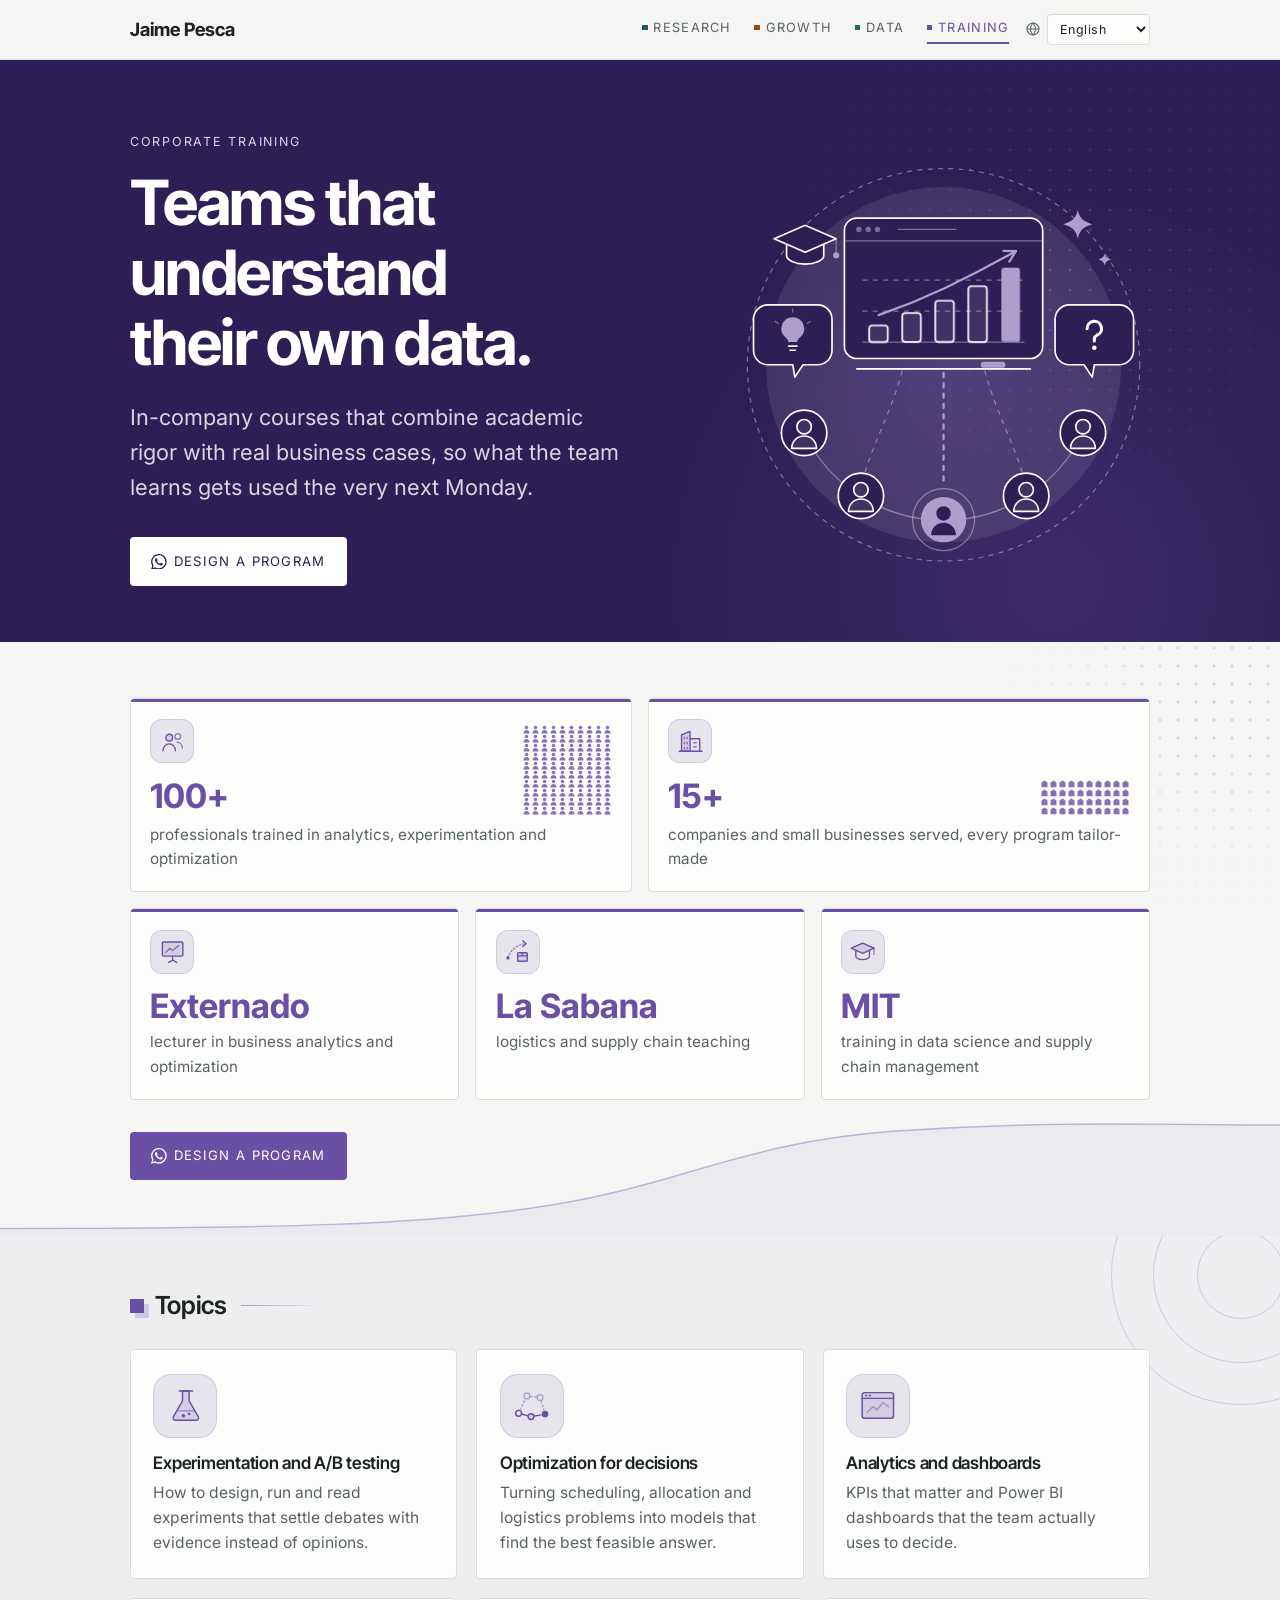
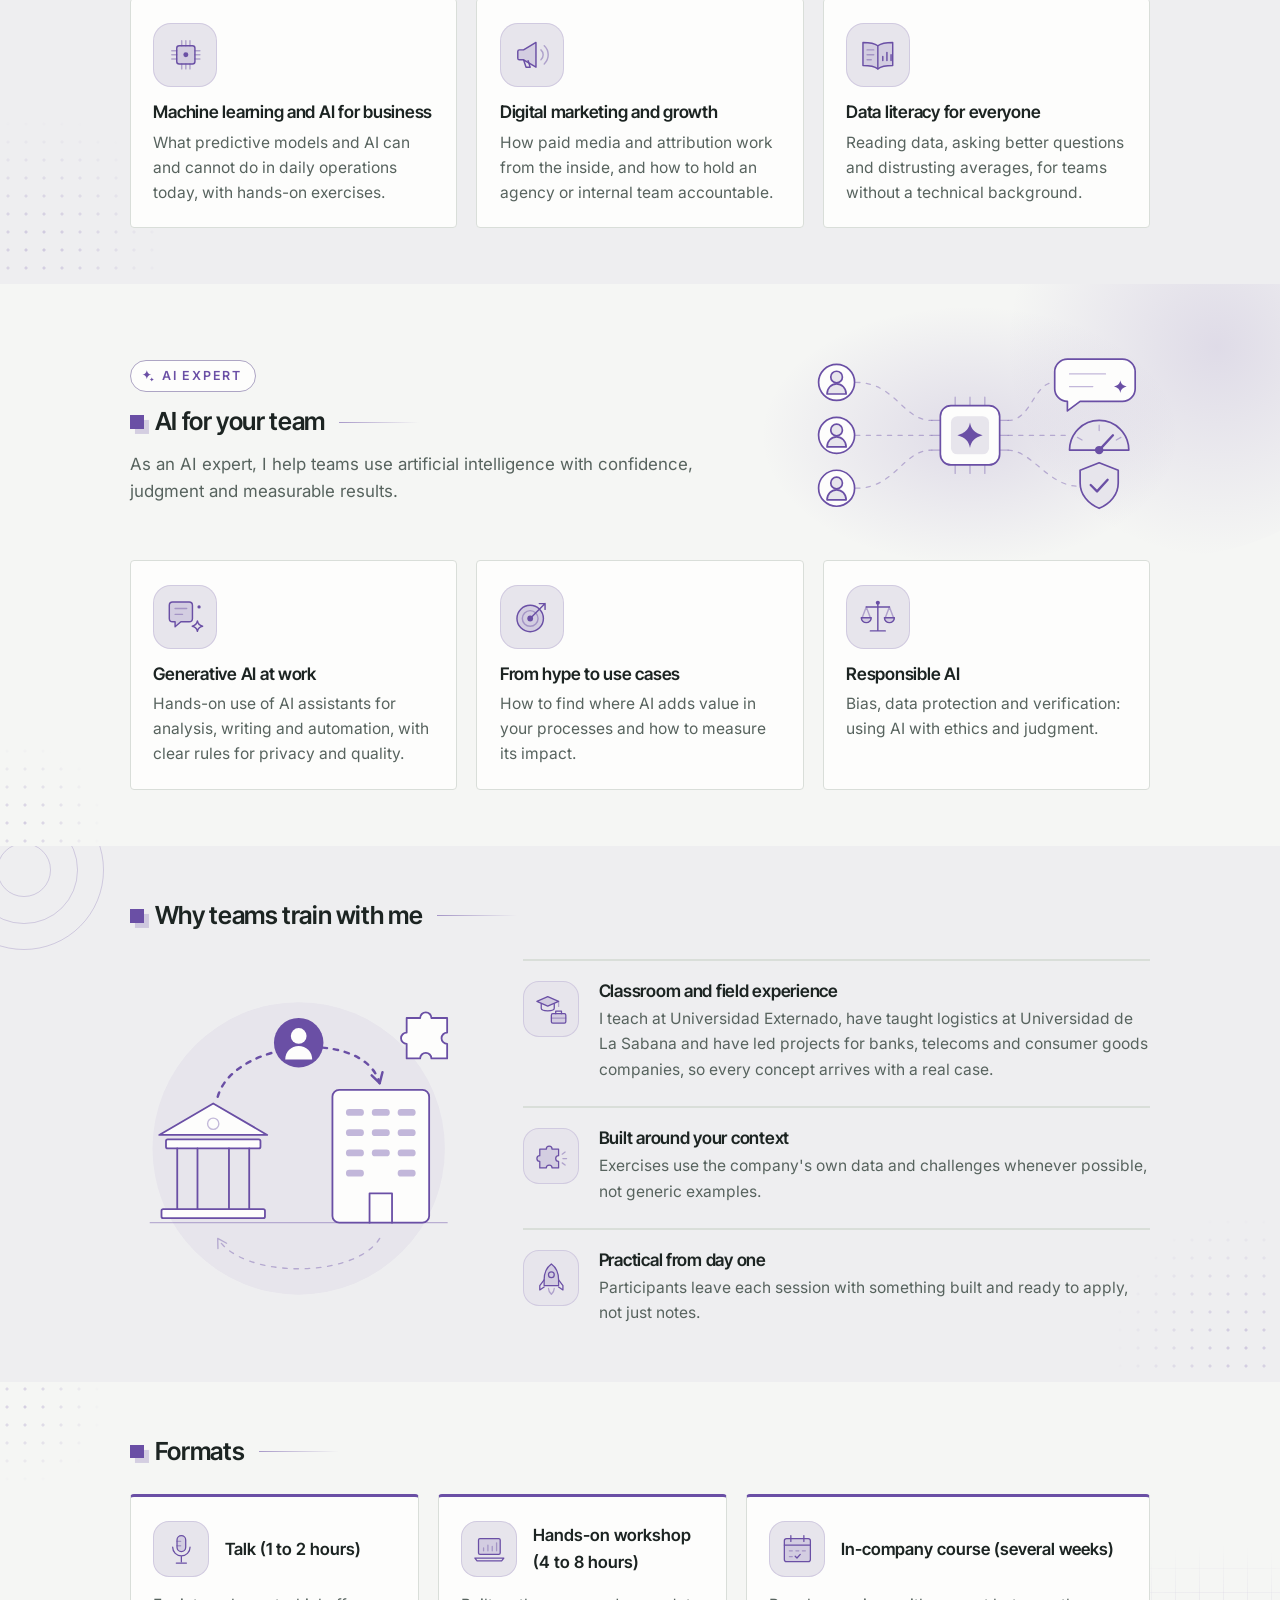
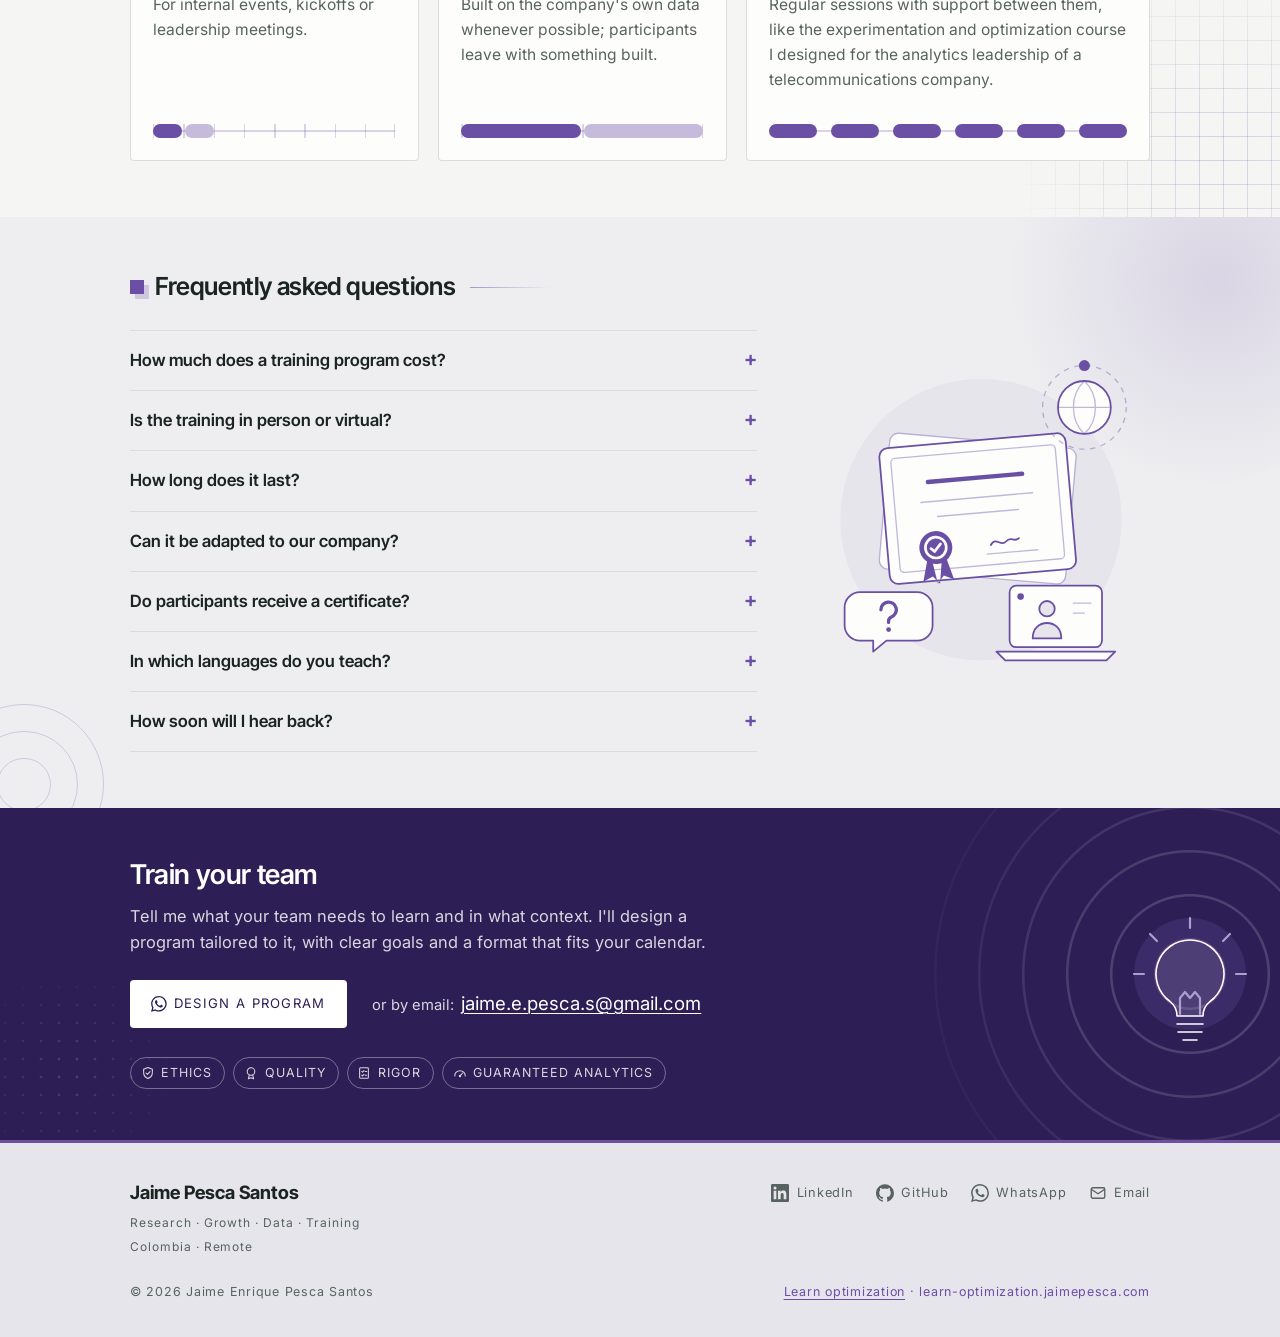
<file: training.html>
<!doctype html>
<html lang="en">
<head>
<!-- Google tag (gtag.js) -->
<script async src="https://www.googletagmanager.com/gtag/js?id=G-XW74HS2G7B"></script>
<script>
  window.dataLayer = window.dataLayer || [];
  function gtag(){dataLayer.push(arguments);}
  gtag('js', new Date());
  gtag('config', 'G-XW74HS2G7B');
</script>
  <meta charset="utf-8">
  <meta name="viewport" content="width=device-width, initial-scale=1">
  <title data-i18n="training.meta.title">Corporate Training in Analytics, Experimentation &amp; AI · Jaime Pesca</title>
  <meta name="description" content="In-company training in analytics, experimentation, optimization and AI: in person, virtual or hybrid, in Spanish or English. Design your team&#x27;s program." data-i18n-attr="content:training.meta.desc">
  <meta name="author" content="Jaime Enrique Pesca Santos">
  <link rel="canonical" href="https://jaimepesca.com/training.html">
  <link rel="alternate" hreflang="en" href="https://jaimepesca.com/training.html">
  <link rel="alternate" hreflang="es" href="https://jaimepesca.com/training.html?lang=es">
  <link rel="alternate" hreflang="pt" href="https://jaimepesca.com/training.html?lang=pt">
  <link rel="alternate" hreflang="fr" href="https://jaimepesca.com/training.html?lang=fr">
  <link rel="alternate" hreflang="x-default" href="https://jaimepesca.com/training.html">
  <meta property="og:type" content="website">
  <meta property="og:site_name" content="Jaime Pesca">
  <meta property="og:title" content="Corporate Training in Analytics, Experimentation &amp; AI · Jaime Pesca">
  <meta property="og:description" content="In-company training in analytics, experimentation, optimization and AI: in person, virtual or hybrid, in Spanish or English. Design your team&#x27;s program.">
  <meta property="og:url" content="https://jaimepesca.com/training.html">
  <meta property="og:image" content="https://jaimepesca.com/images/social/og-training.jpg">
  <meta property="og:image:width" content="1200">
  <meta property="og:image:height" content="630">
  <meta property="og:image:alt" content="Corporate Training in Analytics, Experimentation &amp; AI · Jaime Pesca">
  <meta property="og:locale" content="en_US">
  <meta property="og:locale:alternate" content="es_CO">
  <meta property="og:locale:alternate" content="pt_BR">
  <meta property="og:locale:alternate" content="fr_FR">
  <meta name="twitter:card" content="summary_large_image">
  <meta name="twitter:title" content="Corporate Training in Analytics, Experimentation &amp; AI · Jaime Pesca">
  <meta name="twitter:description" content="In-company training in analytics, experimentation, optimization and AI: in person, virtual or hybrid, in Spanish or English. Design your team&#x27;s program.">
  <meta name="twitter:image" content="https://jaimepesca.com/images/social/og-training.jpg">
  <meta name="twitter:image:alt" content="Corporate Training in Analytics, Experimentation &amp; AI · Jaime Pesca">
  <link rel="icon" href="favicon.ico" sizes="32x32">
  <link rel="icon" href="assets/icons/favicon.svg" type="image/svg+xml">
  <link rel="apple-touch-icon" href="assets/icons/apple-touch-icon.png">
  <meta name="theme-color" content="#a31f34">
  <link rel="preload" href="assets/fonts/inter-latin-wght-normal.woff2" as="font" type="font/woff2" crossorigin>
  <link rel="preload" href="assets/fonts/inter-tight-latin-wght-normal.woff2" as="font" type="font/woff2" crossorigin>
  <link rel="stylesheet" href="assets/css/styles.css?v=202610132008">
  <link rel="stylesheet" href="assets/css/pages/training.css?v=202610132008">
  <script src="assets/js/i18n.js?v=202610132008"></script>
  <script src="assets/js/main.js?v=202610132008" defer></script>
  <script type="application/ld+json">
  {
    "@context": "https://schema.org",
    "@graph": [
      {
        "@type": "WebPage",
        "@id": "https://jaimepesca.com/training.html#webpage",
        "url": "https://jaimepesca.com/training.html",
        "name": "Corporate Training in Analytics, Experimentation & AI · Jaime Pesca",
        "description": "In-company training in analytics, experimentation, optimization and AI: in person, virtual or hybrid, in Spanish or English. Design your team's program.",
        "inLanguage": "en",
        "isPartOf": {
          "@id": "https://jaimepesca.com/#website"
        },
        "about": {
          "@id": "https://jaimepesca.com/#person"
        },
        "breadcrumb": {
          "@type": "BreadcrumbList",
          "itemListElement": [
            {
              "@type": "ListItem",
              "position": 1,
              "name": "Home",
              "item": "https://jaimepesca.com/"
            },
            {
              "@type": "ListItem",
              "position": 2,
              "name": "Training",
              "item": "https://jaimepesca.com/training.html"
            }
          ]
        }
      },
      {
        "@type": "Person",
        "@id": "https://jaimepesca.com/#person",
        "name": "Jaime Enrique Pesca Santos",
        "alternateName": "Jaime Pesca",
        "url": "https://jaimepesca.com/",
        "sameAs": [
          "https://www.linkedin.com/in/jaime-pesca",
          "https://github.com/JaimePesca"
        ]
      },
      {
        "@type": "WebSite",
        "@id": "https://jaimepesca.com/#website",
        "url": "https://jaimepesca.com/",
        "name": "Jaime Pesca",
        "inLanguage": [
          "en",
          "es",
          "pt",
          "fr"
        ],
        "publisher": {
          "@id": "https://jaimepesca.com/#person"
        }
      },
      {
        "@type": "Service",
        "@id": "https://jaimepesca.com/training.html#service",
        "name": "Corporate Training",
        "serviceType": "Corporate training",
        "description": "In-company training in analytics, experimentation, optimization and AI: in person, virtual or hybrid, in Spanish or English. Design your team's program.",
        "url": "https://jaimepesca.com/training.html",
        "provider": {
          "@id": "https://jaimepesca.com/#person"
        },
        "areaServed": {
          "@type": "Country",
          "name": "Colombia"
        },
        "availableChannel": {
          "@type": "ServiceChannel",
          "name": "Remote"
        },
        "hasOfferCatalog": {
          "@type": "OfferCatalog",
          "name": "Topics",
          "itemListElement": [
            {
              "@type": "Offer",
              "itemOffered": {
                "@type": "Course",
                "name": "Experimentation and A/B testing",
                "description": "How to design, run and read experiments that settle debates with evidence instead of opinions.",
                "provider": {
                  "@id": "https://jaimepesca.com/#person"
                },
                "inLanguage": [
                  "es",
                  "en"
                ],
                "hasCourseInstance": {
                  "@type": "CourseInstance",
                  "courseMode": [
                    "onsite",
                    "online",
                    "blended"
                  ],
                  "instructor": {
                    "@id": "https://jaimepesca.com/#person"
                  }
                }
              }
            },
            {
              "@type": "Offer",
              "itemOffered": {
                "@type": "Course",
                "name": "Optimization for decisions",
                "description": "Turning scheduling, allocation and logistics problems into models that find the best feasible answer.",
                "provider": {
                  "@id": "https://jaimepesca.com/#person"
                },
                "inLanguage": [
                  "es",
                  "en"
                ],
                "hasCourseInstance": {
                  "@type": "CourseInstance",
                  "courseMode": [
                    "onsite",
                    "online",
                    "blended"
                  ],
                  "instructor": {
                    "@id": "https://jaimepesca.com/#person"
                  }
                }
              }
            },
            {
              "@type": "Offer",
              "itemOffered": {
                "@type": "Course",
                "name": "Analytics and dashboards",
                "description": "KPIs that matter and Power BI dashboards that the team actually uses to decide.",
                "provider": {
                  "@id": "https://jaimepesca.com/#person"
                },
                "inLanguage": [
                  "es",
                  "en"
                ],
                "hasCourseInstance": {
                  "@type": "CourseInstance",
                  "courseMode": [
                    "onsite",
                    "online",
                    "blended"
                  ],
                  "instructor": {
                    "@id": "https://jaimepesca.com/#person"
                  }
                }
              }
            },
            {
              "@type": "Offer",
              "itemOffered": {
                "@type": "Course",
                "name": "Machine learning and AI for business",
                "description": "What predictive models and AI can and cannot do in daily operations today, with hands-on exercises.",
                "provider": {
                  "@id": "https://jaimepesca.com/#person"
                },
                "inLanguage": [
                  "es",
                  "en"
                ],
                "hasCourseInstance": {
                  "@type": "CourseInstance",
                  "courseMode": [
                    "onsite",
                    "online",
                    "blended"
                  ],
                  "instructor": {
                    "@id": "https://jaimepesca.com/#person"
                  }
                }
              }
            },
            {
              "@type": "Offer",
              "itemOffered": {
                "@type": "Course",
                "name": "Digital marketing and growth",
                "description": "How paid media and attribution work from the inside, and how to hold an agency or internal team accountable.",
                "provider": {
                  "@id": "https://jaimepesca.com/#person"
                },
                "inLanguage": [
                  "es",
                  "en"
                ],
                "hasCourseInstance": {
                  "@type": "CourseInstance",
                  "courseMode": [
                    "onsite",
                    "online",
                    "blended"
                  ],
                  "instructor": {
                    "@id": "https://jaimepesca.com/#person"
                  }
                }
              }
            },
            {
              "@type": "Offer",
              "itemOffered": {
                "@type": "Course",
                "name": "Data literacy for everyone",
                "description": "Reading data, asking better questions and distrusting averages, for teams without a technical background.",
                "provider": {
                  "@id": "https://jaimepesca.com/#person"
                },
                "inLanguage": [
                  "es",
                  "en"
                ],
                "hasCourseInstance": {
                  "@type": "CourseInstance",
                  "courseMode": [
                    "onsite",
                    "online",
                    "blended"
                  ],
                  "instructor": {
                    "@id": "https://jaimepesca.com/#person"
                  }
                }
              }
            }
          ]
        }
      },
      {
        "@type": "FAQPage",
        "@id": "https://jaimepesca.com/training.html#faq",
        "mainEntity": [
          {
            "@type": "Question",
            "name": "How much does a training program cost?",
            "acceptedAnswer": {
              "@type": "Answer",
              "text": "It depends on the format and scope. After a first conversation at no cost, I send you a proposal with a closed price."
            }
          },
          {
            "@type": "Question",
            "name": "Is the training in person or virtual?",
            "acceptedAnswer": {
              "@type": "Answer",
              "text": "It can be in person, live virtual or hybrid, depending on what works best for your team."
            }
          },
          {
            "@type": "Question",
            "name": "How long does it last?",
            "acceptedAnswer": {
              "@type": "Answer",
              "text": "From a 1 to 2 hour talk to a 4 to 8 hour hands-on workshop, or an in-company course over several weeks."
            }
          },
          {
            "@type": "Question",
            "name": "Can it be adapted to our company?",
            "acceptedAnswer": {
              "@type": "Answer",
              "text": "Yes. Whenever possible, the exercises use your company's own data and challenges."
            }
          },
          {
            "@type": "Question",
            "name": "Do participants receive a certificate?",
            "acceptedAnswer": {
              "@type": "Answer",
              "text": "Yes, every participant receives a certificate of attendance."
            }
          },
          {
            "@type": "Question",
            "name": "In which languages do you teach?",
            "acceptedAnswer": {
              "@type": "Answer",
              "text": "Spanish and English."
            }
          },
          {
            "@type": "Question",
            "name": "How soon will I hear back?",
            "acceptedAnswer": {
              "@type": "Answer",
              "text": "I reply within one business day."
            }
          }
        ]
      }
    ]
  }
  </script>
</head>
<body class="p-teach">

  <header class="site-head">
    <div class="wrap nav-row">
      <a class="brand" href="./">Jaime Pesca</a>
      <nav id="nav-menu" class="nav-menu" aria-label="Main" data-i18n-attr="aria-label:nav.main">
        <a href="research.html" data-i18n="nav.research">Research</a>
        <a href="growth.html" data-i18n="nav.growth">Growth</a>
        <a href="data.html" data-i18n="nav.data">Data</a>
        <a href="training.html" aria-current="page" data-i18n="nav.training">Training</a>
      </nav>
      <div class="nav-tools">
        <label class="lang-switch" hidden>
          <svg viewBox="0 0 24 24" fill="none" stroke="currentColor" stroke-width="1.6" aria-hidden="true"><circle cx="12" cy="12" r="9"/><path d="M3 12h18M12 3c2.5 2.6 3.8 5.6 3.8 9s-1.3 6.4-3.8 9c-2.5-2.6-3.8-5.6-3.8-9S9.5 5.6 12 3z"/></svg>
          <span class="visually-hidden" data-i18n="nav.language">Language</span>
          <select data-lang-select></select>
        </label>
        <button class="nav-toggle" aria-expanded="false" aria-controls="nav-menu" data-i18n="nav.menu">Menu</button>
      </div>
    </div>
  </header>

  <main>
    <section class="hero tinted">
      <div class="wrap hero-grid">
        <div class="hero-copy">
          <span class="eyebrow" data-i18n="training.eyebrow">Corporate Training</span>
          <h1 data-i18n="training.h1">Teams that understand their own data.</h1>
          <p class="lede" data-i18n="training.lede">In-company courses that combine academic rigor with real business cases, so what the team learns gets used the very next Monday.</p>
          <a class="btn anim-shimmer btn-wa" href="#contact" data-wa data-wa-text="Hi Jaime, I visited your website and I&#x27;m interested in a training program for my team." data-i18n-attr="data-wa-text:wa.msg.training" data-ga-event="request_training_program"><svg class="wa-ico" viewBox="0 0 24 24" fill="currentColor" aria-hidden="true" focusable="false"><path d="M17.472 14.382c-.297-.149-1.758-.867-2.03-.967-.273-.099-.471-.148-.67.15-.197.297-.767.966-.94 1.164-.173.199-.347.223-.644.075-.297-.15-1.255-.463-2.39-1.475-.883-.788-1.48-1.761-1.653-2.059-.173-.297-.018-.458.13-.606.134-.133.298-.347.446-.52.149-.174.198-.298.298-.497.099-.198.05-.371-.025-.52-.075-.149-.669-1.612-.916-2.207-.242-.579-.487-.5-.669-.51-.173-.008-.371-.01-.57-.01-.198 0-.52.074-.792.372-.272.297-1.04 1.016-1.04 2.479 0 1.462 1.065 2.875 1.213 3.074.149.198 2.096 3.2 5.077 4.487.709.306 1.262.489 1.694.625.712.227 1.36.195 1.871.118.571-.085 1.758-.719 2.006-1.413.248-.694.248-1.289.173-1.413-.074-.124-.272-.198-.57-.347m-5.421 7.403h-.004a9.87 9.87 0 01-5.031-1.378l-.361-.214-3.741.982.998-3.648-.235-.374a9.86 9.86 0 01-1.51-5.26c.001-5.45 4.436-9.884 9.888-9.884 2.64 0 5.122 1.03 6.988 2.898a9.825 9.825 0 012.893 6.994c-.003 5.45-4.437 9.884-9.885 9.884m8.413-18.297A11.815 11.815 0 0012.05 0C5.495 0 .16 5.335.157 11.892c0 2.096.547 4.142 1.588 5.945L.057 24l6.305-1.654a11.882 11.882 0 005.683 1.448h.005c6.554 0 11.89-5.335 11.893-11.893a11.821 11.821 0 00-3.48-8.413Z"/></svg><span data-i18n="training.cta.button">Design a program</span><span class="visually-hidden"> (WhatsApp)</span></a>
        </div>
        <!-- Aula: tablero con un gráfico que crece, el equipo conectado alrededor, una idea y una pregunta -->
        <div class="hero-art tr-hero-art" aria-hidden="true">
          <svg class="art" viewBox="0 0 400 400" focusable="false">
            <circle class="a-fill" cx="200" cy="206" r="172"/>
            <circle class="a-faint a-dash" cx="200" cy="206" r="190"/>
            <!-- Birrete: el rigor académico -->
            <path class="a-bg a-line" d="M48 89.5v11c0 4 8 8 18 8s18-4 18-8v-11"/>
            <path class="a-bg a-line" d="M36 84l30-13 30 13-30 13z"/>
            <path class="a-faint" d="M96 84v14"/>
            <circle class="a-pop" cx="96" cy="100" r="3"/>
            <!-- Tablero: barras que crecen y la tendencia al alza -->
            <rect class="a-bg a-line" x="104" y="64" width="192" height="136" rx="12"/>
            <path class="a-faint" d="M104 86h192M156 75h56"/>
            <circle class="tr-dim" cx="118" cy="75" r="2.6"/><circle class="tr-dim" cx="127" cy="75" r="2.6"/><circle class="tr-dim" cx="136" cy="75" r="2.6"/>
            <path class="a-faint a-dash" d="M122 154h156M122 124h156"/>
            <path class="a-faint" d="M122 184h156"/>
            <rect class="a-fill a-line anim-bar" x="128" y="168" width="18" height="16" rx="3" style="--anim-delay:.2s"/>
            <rect class="a-fill a-line anim-bar" x="160" y="156" width="18" height="28" rx="3" style="--anim-delay:.3s"/>
            <rect class="a-fill a-line anim-bar" x="192" y="144" width="18" height="40" rx="3" style="--anim-delay:.4s"/>
            <rect class="a-fill a-line anim-bar" x="224" y="130" width="18" height="54" rx="3" style="--anim-delay:.5s"/>
            <rect class="a-pop anim-bar" x="256" y="112" width="18" height="72" rx="3" style="--anim-delay:.6s"/>
            <path class="a-pop-line anim-draw" pathLength="1" d="M137 158L169 146L201 132L233 116L270 96" style="--dur:1.3s; --anim-delay:.8s"/>
            <path class="a-pop-line anim-draw" pathLength="1" d="M258 95.7L270 96L263.7 106.2" style="--dur:.3s; --anim-delay:2.05s"/>
            <!-- Bandeja con marcador -->
            <path class="a-line" d="M116 210h168"/>
            <rect class="a-pop" x="236" y="203" width="24" height="6" rx="3"/>
            <!-- Lo aprendido llega al equipo -->
            <path class="a-faint anim-flow" d="M160 212C150 250 132 282 124 310"/>
            <path class="a-faint anim-flow" d="M240 212C250 250 268 282 276 310" style="--anim-delay:-2s"/>
            <path class="a-pop-line anim-flow" d="M200 214V324"/>
            <!-- Equipo conectado -->
            <path class="a-faint" d="M65 272A150 150 0 0 0 335 272"/>
            <circle class="a-faint" cx="200" cy="356" r="30"/>
            <circle class="a-bg a-line" cx="65" cy="272" r="22"/><circle class="a-fill a-line" cx="65" cy="266" r="7"/><path class="a-fill a-line" d="M53 287c0-7 5.4-12 12-12s12 5 12 12z"/>
            <circle class="a-bg a-line" cx="120" cy="333" r="22"/><circle class="a-fill a-line" cx="120" cy="327" r="7"/><path class="a-fill a-line" d="M108 348c0-7 5.4-12 12-12s12 5 12 12z"/>
            <circle class="a-pop" cx="200" cy="356" r="22"/><circle class="tr-knock-fill" cx="200" cy="350" r="7"/><path class="tr-knock-fill" d="M188 371c0-7 5.4-12 12-12s12 5 12 12z"/>
            <circle class="a-bg a-line" cx="280" cy="333" r="22"/><circle class="a-fill a-line" cx="280" cy="327" r="7"/><path class="a-fill a-line" d="M268 348c0-7 5.4-12 12-12s12 5 12 12z"/>
            <circle class="a-bg a-line" cx="335" cy="272" r="22"/><circle class="a-fill a-line" cx="335" cy="266" r="7"/><path class="a-fill a-line" d="M323 287c0-7 5.4-12 12-12s12 5 12 12z"/>
            <!-- Una idea (bombillo) y una pregunta, flotando -->
            <g class="anim-float" style="--dur:7s">
              <path class="a-bg a-line" d="M30 148h48a14 14 0 0 1 14 14v30a14 14 0 0 1-14 14H64l-8 12-2-12H30a14 14 0 0 1-14-14v-30a14 14 0 0 1 14-14z"/>
              <path class="a-pop" d="M54 160a11 11 0 0 0-6.6 19.8c1.6 1.3 2.2 2.7 2.2 4.2h8.8c0-1.5.6-2.9 2.2-4.2A11 11 0 0 0 54 160z"/>
              <path class="a-line" d="M50 188h8M51.5 192h5"/>
              <path class="a-faint" d="M40 166l-3-2M68 166l3-2M54 155v-3"/>
            </g>
            <g class="anim-float" style="--dur:8s; --anim-delay:-3s">
              <path class="a-bg a-line" d="M322 148h48a14 14 0 0 1 14 14v30a14 14 0 0 1-14 14h-24l-2 12-8-12h-14a14 14 0 0 1-14-14v-30a14 14 0 0 1 14-14z"/>
              <path class="a-line tr-q" d="M339 171a7 7 0 1 1 9.5 6.5c-1.6.7-2.5 1.8-2.5 3.5v2"/>
              <circle class="a-solid" cx="346" cy="189.5" r="2.2"/>
            </g>
            <!-- Destellos -->
            <path class="a-pop anim-blink" d="M330 56c1.4 7.7 4.9 11.2 14 14-9.1 2.8-12.6 6.3-14 14-1.4-7.7-4.9-11.2-14-14 9.1-2.8 12.6-6.3 14-14z" style="--dur:5s"/>
            <path class="a-pop" d="M356 98c.6 3.3 2.1 4.8 6 6-3.9 1.2-5.4 2.7-6 6-.6-3.3-2.1-4.8-6-6 3.9-1.2 5.4-2.7 6-6z"/>
          </svg>
        </div>
      </div>
    </section>

    <section class="section has-deco tr-stats">
      <span class="deco deco-dots at-tr s-lg" aria-hidden="true"></span>
      <!-- Curva de aprendizaje de fondo, a lo ancho de la sección -->
      <svg class="tr-curve" viewBox="0 0 1200 160" preserveAspectRatio="none" aria-hidden="true" focusable="false">
        <path class="tr-curve-area" d="M0 150C260 150 400 146 520 118S700 34 840 20 1080 12 1200 12V160H0z"/>
        <path class="tr-curve-line" d="M0 150C260 150 400 146 520 118S700 34 840 20 1080 12 1200 12" vector-effect="non-scaling-stroke"/>
      </svg>
      <div class="wrap">
        <!-- Dos cifras grandes (con gráfico de unidades: cada figura es una persona o una empresa) y tres instituciones -->
        <ul class="stat-row tiles">
          <li class="reveal tr-big">
            <span class="icon-badge sm" aria-hidden="true"><svg class="icon" viewBox="0 0 48 48" focusable="false"><circle class="i-tint" cx="18" cy="17" r="6"/><path d="M7 40c0-6.6 4.9-12 11-12s11 5.4 11 12"/><circle class="i-faint" cx="33" cy="15" r="5"/><path class="i-faint" d="M32 25c5.3 0 9 4.6 9 10.5"/></svg></span>
            <strong data-count="100" data-suffix="+">100+</strong><span data-i18n="training.stat.people">professionals trained in analytics, experimentation and optimization</span>
            <span class="tr-units tr-people" aria-hidden="true"></span>
          </li>
          <li class="reveal tr-big" style="--delay:.1s">
            <span class="icon-badge sm" aria-hidden="true"><svg class="icon" viewBox="0 0 48 48" focusable="false"><path class="i-tint" d="M8 41V12l15-6v35z"/><path d="M23 19h17v22M4 41h40"/><path class="i-faint" d="M13 16v3M18 16v3M13 25v3M18 25v3M13 34v3M18 34v3M29 26h5M29 33h5"/></svg></span>
            <strong data-count="15" data-suffix="+">15+</strong><span data-i18n="training.stat.companies">companies and small businesses served, every program tailor-made</span>
            <span class="tr-units tr-firms" aria-hidden="true"></span>
          </li>
          <li class="reveal tr-inst" style="--delay:.15s">
            <span class="icon-badge sm" aria-hidden="true"><svg class="icon" viewBox="0 0 48 48" focusable="false"><rect class="i-tint" x="6" y="7" width="36" height="25" rx="2"/><path d="M24 32v7M17 43l7-4 7 4"/><path class="i-faint" d="M12 25l7-7 5 4 11-9"/></svg></span>
            <strong>Externado</strong><span data-i18n="training.stat.externado">lecturer in business analytics and optimization</span>
          </li>
          <li class="reveal tr-inst" style="--delay:.25s">
            <span class="icon-badge sm" aria-hidden="true"><svg class="icon" viewBox="0 0 48 48" focusable="false"><path class="i-faint" d="M7 34C12 21 22 13 36 10" stroke-dasharray="2 4"/><path d="M33 5l6 5-6 5"/><circle class="i-solid" cx="7" cy="35" r="3"/><rect class="i-tint" x="24" y="26" width="17" height="15" rx="1.5"/><path d="M24 31.5h17M32.5 26v5.5"/></svg></span>
            <strong>La Sabana</strong><span data-i18n="training.stat.sabana">logistics and supply chain teaching</span>
          </li>
          <li class="reveal tr-inst" style="--delay:.35s">
            <span class="icon-badge sm" aria-hidden="true"><svg class="icon" viewBox="0 0 48 48" focusable="false"><path class="i-tint" d="M4 18l20-9 20 9-20 9z"/><path d="M12 22v10c0 3 5.4 6 12 6s12-3 12-6V22"/><path class="i-faint" d="M44 18v11"/></svg></span>
            <strong>MIT</strong><span data-i18n="training.stat.3">training in data science and supply chain management</span>
          </li>
        </ul>
        <div class="stat-cta reveal" style="--delay:.4s">
          <a class="btn btn-wa" href="#contact" data-wa data-wa-text="Hi Jaime, I visited your website and I&#x27;m interested in a training program for my team." data-i18n-attr="data-wa-text:wa.msg.training" data-ga-event="request_training_program"><svg class="wa-ico" viewBox="0 0 24 24" fill="currentColor" aria-hidden="true" focusable="false"><path d="M17.472 14.382c-.297-.149-1.758-.867-2.03-.967-.273-.099-.471-.148-.67.15-.197.297-.767.966-.94 1.164-.173.199-.347.223-.644.075-.297-.15-1.255-.463-2.39-1.475-.883-.788-1.48-1.761-1.653-2.059-.173-.297-.018-.458.13-.606.134-.133.298-.347.446-.52.149-.174.198-.298.298-.497.099-.198.05-.371-.025-.52-.075-.149-.669-1.612-.916-2.207-.242-.579-.487-.5-.669-.51-.173-.008-.371-.01-.57-.01-.198 0-.52.074-.792.372-.272.297-1.04 1.016-1.04 2.479 0 1.462 1.065 2.875 1.213 3.074.149.198 2.096 3.2 5.077 4.487.709.306 1.262.489 1.694.625.712.227 1.36.195 1.871.118.571-.085 1.758-.719 2.006-1.413.248-.694.248-1.289.173-1.413-.074-.124-.272-.198-.57-.347m-5.421 7.403h-.004a9.87 9.87 0 01-5.031-1.378l-.361-.214-3.741.982.998-3.648-.235-.374a9.86 9.86 0 01-1.51-5.26c.001-5.45 4.436-9.884 9.888-9.884 2.64 0 5.122 1.03 6.988 2.898a9.825 9.825 0 012.893 6.994c-.003 5.45-4.437 9.884-9.885 9.884m8.413-18.297A11.815 11.815 0 0012.05 0C5.495 0 .16 5.335.157 11.892c0 2.096.547 4.142 1.588 5.945L.057 24l6.305-1.654a11.882 11.882 0 005.683 1.448h.005c6.554 0 11.89-5.335 11.893-11.893a11.821 11.821 0 00-3.48-8.413Z"/></svg><span data-i18n="training.cta.button">Design a program</span><span class="visually-hidden"> (WhatsApp)</span></a>
        </div>
      </div>
    </section>

    <section class="section has-deco tr-topics">
      <span class="deco deco-rings at-tr" aria-hidden="true"></span>
      <span class="deco deco-dots at-bl" aria-hidden="true"></span>
      <div class="wrap">
        <h2 class="reveal" data-i18n="training.topics.title">Topics</h2>
        <div class="service-grid cards">
          <div class="service reveal">
            <!-- Matraz: experimentos -->
            <span class="icon-badge" aria-hidden="true"><svg class="icon" viewBox="0 0 48 48" focusable="false"><path class="i-tint" d="M20 6v12L9 37a3 3 0 0 0 2.6 4.5h24.8A3 3 0 0 0 39 37L28 18V6z"/><path d="M16 6h16"/><path class="i-faint" d="M14 30h20"/><circle class="i-solid" cx="21" cy="36" r="2"/><circle class="i-solid" cx="28" cy="34" r="1.5"/></svg></span>
            <h3 data-i18n="training.topics.1.title">Experimentation and A/B testing</h3>
            <p data-i18n="training.topics.1.text">How to design, run and read experiments that settle debates with evidence instead of opinions.</p>
          </div>
          <div class="service reveal" style="--delay:.08s">
            <!-- Red de rutas: la mejor entre varias alternativas -->
            <span class="icon-badge" aria-hidden="true"><svg class="icon" viewBox="0 0 48 48" focusable="false"><path class="i-faint" d="M9.9 28.9l6.2-12.9M22.5 12.6l7 .8M35.3 18.3l3.3 10.9" stroke-dasharray="2 3"/><circle class="i-faint" cx="18" cy="12" r="3.5"/><circle class="i-faint" cx="34" cy="14" r="3.5"/><path d="M12.4 34.2l6.3 1.7M27.4 36.2l7.7-1.3"/><circle cx="8" cy="33" r="3.5"/><circle class="i-tint" cx="23" cy="37" r="3.5"/><circle class="i-solid" cx="40" cy="34" r="4"/></svg></span>
            <h3 data-i18n="training.topics.2.title">Optimization for decisions</h3>
            <p data-i18n="training.topics.2.text">Turning scheduling, allocation and logistics problems into models that find the best feasible answer.</p>
          </div>
          <div class="service reveal" style="--delay:.16s">
            <!-- Tablero -->
            <span class="icon-badge" aria-hidden="true"><svg class="icon" viewBox="0 0 48 48" focusable="false"><rect class="i-tint" x="5" y="8" width="38" height="31" rx="3"/><path d="M5 15h38"/><circle class="i-solid" cx="10" cy="11.5" r="1.3"/><circle class="i-solid" cx="14.5" cy="11.5" r="1.3"/><path class="i-faint" d="M11 32l7-7 5 4 7-9 7 5"/></svg></span>
            <h3 data-i18n="training.topics.3.title">Analytics and dashboards</h3>
            <p data-i18n="training.topics.3.text">KPIs that matter and Power BI dashboards that the team actually uses to decide.</p>
          </div>
          <div class="service reveal" style="--delay:.08s">
            <!-- Chip de IA -->
            <span class="icon-badge" aria-hidden="true"><svg class="icon" viewBox="0 0 48 48" focusable="false"><rect class="i-tint" x="13" y="13" width="22" height="22" rx="3"/><path class="i-faint" d="M19 13V7M24 13V7M29 13V7M19 41v-6M24 41v-6M29 41v-6M13 19H7M13 24H7M13 29H7M41 19h-6M41 24h-6M41 29h-6"/><circle class="i-solid" cx="24" cy="24" r="3"/></svg></span>
            <h3 data-i18n="training.topics.4.title">Machine learning and AI for business</h3>
            <p data-i18n="training.topics.4.text">What predictive models and AI can and cannot do in daily operations today, with hands-on exercises.</p>
          </div>
          <div class="service reveal" style="--delay:.16s">
            <!-- Megáfono -->
            <span class="icon-badge" aria-hidden="true"><svg class="icon" viewBox="0 0 48 48" focusable="false"><path class="i-tint" d="M7 20v8a2 2 0 0 0 2 2h5l15 9V9L14 18H9a2 2 0 0 0-2 2z"/><path d="M14 30l3 9h5l-2.5-8"/><path class="i-faint" d="M35 18a8 8 0 0 1 0 12M39 13a15 15 0 0 1 0 22"/></svg></span>
            <h3 data-i18n="training.topics.5.title">Digital marketing and growth</h3>
            <p data-i18n="training.topics.5.text">How paid media and attribution work from the inside, and how to hold an agency or internal team accountable.</p>
          </div>
          <div class="service reveal" style="--delay:.24s">
            <!-- Libro abierto con datos -->
            <span class="icon-badge" aria-hidden="true"><svg class="icon" viewBox="0 0 48 48" focusable="false"><path class="i-tint" d="M24 13c-4-3-10-4-18-4v28c8 0 14 1 18 4 4-3 10-4 18-4V9c-8 0-14 1-18 4z"/><path d="M24 13v28"/><path class="i-faint" d="M11 18h8M11 24h8M11 30h5"/><path d="M30 31v-5M35 31v-10M40 31v-7"/></svg></span>
            <h3 data-i18n="training.topics.6.title">Data literacy for everyone</h3>
            <p data-i18n="training.topics.6.text">Reading data, asking better questions and distrusting averages, for teams without a technical background.</p>
          </div>
        </div>
      </div>
    </section>

    <section class="section ai-section has-deco tr-ai">
      <span class="deco deco-blob at-tr s-lg anim-spin" aria-hidden="true"></span>
      <span class="deco deco-dots at-bl s-sm" aria-hidden="true"></span>
      <div class="wrap">
        <div class="tr-ai-head reveal">
          <div>
            <span class="eyebrow anim-shimmer" data-i18n="ai.badge">AI expert</span>
            <h2 data-i18n="training.ai.title">AI for your team</h2>
            <p class="section-intro" data-i18n="training.ai.intro">As an AI expert, I help teams use artificial intelligence with confidence, judgment and measurable results.</p>
          </div>
          <!-- El equipo trabaja con la IA y obtiene: asistente, impacto medido y uso responsable -->
          <div class="tr-ai-art" aria-hidden="true">
            <svg class="art" viewBox="0 0 340 180" focusable="false">
              <path class="a-faint anim-flow" d="M62 40C100 40 106 76 134 76"/>
              <path class="a-faint anim-flow" d="M62 90H134" style="--anim-delay:-1.3s"/>
              <path class="a-faint anim-flow" d="M62 140C100 140 106 104 134 104" style="--anim-delay:-2.6s"/>
              <path class="a-faint anim-flow" d="M206 76C228 76 230 40 250 40"/>
              <path class="a-faint anim-flow" d="M206 90H266" style="--anim-delay:-1.3s"/>
              <path class="a-faint anim-flow" d="M206 104C228 104 244 138 272 138" style="--anim-delay:-2.6s"/>
              <!-- Equipo -->
              <circle class="a-bg a-line" cx="44" cy="40" r="17"/><circle class="a-fill a-line" cx="44" cy="35" r="5.5"/><path class="a-fill a-line" d="M35 51c0-5.5 4-9.5 9-9.5s9 4 9 9.5z"/>
              <circle class="a-bg a-line" cx="44" cy="90" r="17"/><circle class="a-fill a-line" cx="44" cy="85" r="5.5"/><path class="a-fill a-line" d="M35 101c0-5.5 4-9.5 9-9.5s9 4 9 9.5z"/>
              <circle class="a-bg a-line" cx="44" cy="140" r="17"/><circle class="a-fill a-line" cx="44" cy="135" r="5.5"/><path class="a-fill a-line" d="M35 151c0-5.5 4-9.5 9-9.5s9 4 9 9.5z"/>
              <!-- Chip de IA -->
              <path class="a-faint" d="M156 62v-8M170 62v-8M184 62v-8M156 118v8M170 118v8M184 118v8M142 76h-8M142 90h-8M142 104h-8M198 76h8M198 90h8M198 104h8"/>
              <rect class="a-bg a-line" x="142" y="62" width="56" height="56" rx="10"/>
              <rect class="a-fill" x="152" y="72" width="36" height="36" rx="6"/>
              <g class="anim-pulse" style="--dur:6s"><path class="a-pop" d="M170 78c1.2 6.6 4.2 9.6 12 12-7.8 2.4-10.8 5.4-12 12-1.2-6.6-4.2-9.6-12-12 7.8-2.4 10.8-5.4 12-12z"/></g>
              <!-- Asistente: conversación -->
              <path class="a-bg a-line" d="M262 18h52a12 12 0 0 1 12 12v16a12 12 0 0 1-12 12h-40l-12 9v-9a12 12 0 0 1-12-12V30a12 12 0 0 1 12-12z"/>
              <path class="a-faint" d="M264 32h34M264 44h22"/>
              <path class="a-pop anim-blink" d="M312 38c.6 3.3 2.1 4.8 6 6-3.9 1.2-5.4 2.7-6 6-.6-3.3-2.1-4.8-6-6 3.9-1.2 5.4-2.7 6-6z" style="--dur:5s"/>
              <!-- Impacto medido -->
              <path class="a-fill a-line" d="M264 104a28 28 0 0 1 56 0z"/>
              <path class="a-faint" d="M271.5 92l4.3 2.5M292 80.5v5M312.5 92l-4.3 2.5"/>
              <path class="a-pop-line" d="M292 104l13-14"/>
              <circle class="a-pop" cx="292" cy="104" r="4"/>
              <!-- Uso responsable -->
              <path class="a-fill a-line" d="M292 116l18 7v12c0 11-7.6 19.6-18 24-10.4-4.4-18-13-18-24v-12z"/>
              <path class="a-pop-line" d="M284 137l6 6 10-11"/>
            </svg>
          </div>
        </div>
        <div class="service-grid cards tr-ai-cards">
          <div class="service reveal">
            <!-- Conversación con destello -->
            <span class="icon-badge" aria-hidden="true"><svg class="icon" viewBox="0 0 48 48" focusable="false"><path class="i-tint" d="M8 6h20a4 4 0 0 1 4 4v16a4 4 0 0 1-4 4H18l-7 6v-6H8a4 4 0 0 1-4-4V10a4 4 0 0 1 4-4z"/><path class="i-faint" d="M11 14h14M11 21h9"/><path d="M38 29c.7 4 2.3 5.6 6.3 6.3-4 .7-5.6 2.3-6.3 6.3-.7-4-2.3-5.6-6.3-6.3 4-.7 5.6-2.3 6.3-6.3z"/><circle class="i-solid" cx="40" cy="12" r="2"/></svg></span>
            <h3 data-i18n="training.ai.1.title">Generative AI at work</h3>
            <p data-i18n="training.ai.1.text">Hands-on use of AI assistants for analysis, writing and automation, with clear rules for privacy and quality.</p>
          </div>
          <div class="service reveal" style="--delay:.12s">
            <!-- Blanco: el caso de uso que sí agrega valor -->
            <span class="icon-badge" aria-hidden="true"><svg class="icon" viewBox="0 0 48 48" focusable="false"><circle class="i-tint" cx="22" cy="26" r="16"/><circle class="i-faint" cx="22" cy="26" r="9.5"/><circle class="i-solid" cx="22" cy="26" r="3.5"/><path d="M22 26L40 8M33 8h7v7"/></svg></span>
            <h3 data-i18n="training.ai.2.title">From hype to use cases</h3>
            <p data-i18n="training.ai.2.text">How to find where AI adds value in your processes and how to measure its impact.</p>
          </div>
          <div class="service reveal" style="--delay:.24s">
            <!-- Balanza: ética y criterio -->
            <span class="icon-badge" aria-hidden="true"><svg class="icon" viewBox="0 0 48 48" focusable="false"><path d="M24 7v33M15 41h18M10 12h28"/><path class="i-faint" d="M10 12L5 25M10 12l5 13M38 12l-5 13M38 12l5 13"/><path class="i-tint" d="M4 25a6 6 0 0 0 12 0zM32 25a6 6 0 0 0 12 0z"/><circle class="i-solid" cx="24" cy="7" r="2.5"/></svg></span>
            <h3 data-i18n="training.ai.3.title">Responsible AI</h3>
            <p data-i18n="training.ai.3.text">Bias, data protection and verification: using AI with ethics and judgment.</p>
          </div>
        </div>
      </div>
    </section>

    <section class="section has-deco tr-why">
      <span class="deco deco-rings at-tl s-sm" aria-hidden="true"></span>
      <span class="deco deco-dots at-br" aria-hidden="true"></span>
      <div class="wrap">
        <h2 class="reveal" data-i18n="training.why.title">Why teams train with me</h2>
        <div class="split reverse">
          <div class="service-grid tr-why-list">
            <div class="service reveal">
              <!-- Birrete y maletín: aula y campo -->
              <span class="icon-badge" aria-hidden="true"><svg class="icon" viewBox="0 0 48 48" focusable="false"><path class="i-tint" d="M4 13l15-6.5 15 6.5-15 6.5z"/><path d="M10 16v6.5c0 1.9 4 3.5 9 3.5s9-1.6 9-3.5V16"/><path class="i-faint" d="M34 13v7"/><rect class="i-tint" x="24" y="30" width="20" height="13" rx="2"/><path d="M30 30v-3.5h8V30"/><path class="i-faint" d="M24 36h20"/></svg></span>
              <h3 data-i18n="training.why.1.title">Classroom and field experience</h3>
              <p data-i18n="training.why.1.text">I teach at Universidad Externado, have taught logistics at Universidad de La Sabana and have led projects for banks, telecoms and consumer goods companies, so every concept arrives with a real case.</p>
            </div>
            <div class="service reveal" style="--delay:.1s">
              <!-- Ficha de rompecabezas: hecho a la medida -->
              <span class="icon-badge" aria-hidden="true"><svg class="icon" viewBox="0 0 48 48" focusable="false"><path class="i-tint" d="M8 14h9a4 4 0 1 1 8 0h9v9a4 4 0 1 0 0 8v9h-9a4 4 0 1 0-8 0H8v-9a4 4 0 1 1 0-8z"/><path class="i-faint" d="M39 21l4-3M40 27h5M39 33l4 3"/></svg></span>
              <h3 data-i18n="training.why.2.title">Built around your context</h3>
              <p data-i18n="training.why.2.text">Exercises use the company's own data and challenges whenever possible, not generic examples.</p>
            </div>
            <div class="service reveal" style="--delay:.2s">
              <!-- Cohete: listo para despegar desde el primer día -->
              <span class="icon-badge" aria-hidden="true"><svg class="icon" viewBox="0 0 48 48" focusable="false"><path class="i-tint" d="M24 4c7 5 10 13 10 22v8H14v-8c0-9 3-17 10-22z"/><circle cx="24" cy="19" r="4"/><path d="M14 26l-6 8v6l6-4M34 26l6 8v6l-6-4"/><path class="i-faint" d="M20 38c0 4 2 6 4 8 2-2 4-4 4-8"/></svg></span>
              <h3 data-i18n="training.why.3.title">Practical from day one</h3>
              <p data-i18n="training.why.3.text">Participants leave each session with something built and ready to apply, not just notes.</p>
            </div>
          </div>
          <!-- Aula y empresa unidas: lo de la clase va al campo y los casos reales vuelven a la clase -->
          <div class="split-art tr-why-art reveal" style="--delay:.15s" aria-hidden="true">
            <svg class="art" viewBox="0 0 300 300" focusable="false">
              <circle class="a-fill" cx="150" cy="156" r="130"/>
              <path class="a-faint" d="M18 222h264"/>
              <!-- Ciclo aula → empresa → aula -->
              <path class="a-pop-line anim-flow" d="M78 110C92 60 208 48 222 98"/>
              <path class="a-faint anim-flow" d="M222 236C200 272 100 272 78 236"/>
              <path class="a-pop-line" d="M214.9 91L222 98l2.5-9.7"/>
              <path class="a-faint" d="M85.9 240.3L78 236l.2 9"/>
              <!-- Aula: edificio con columnas -->
              <path class="a-bg a-line" d="M26 144L74 116l48 28z"/>
              <circle class="a-faint" cx="74" cy="134" r="5"/>
              <rect class="a-bg a-line" x="32" y="148" width="84" height="8" rx="1.5"/>
              <path class="a-line" d="M42 156v54M60 156v54M88 156v54M106 156v54"/>
              <rect class="a-bg a-line" x="28" y="210" width="92" height="8" rx="1.5"/>
              <!-- Empresa: oficina con ventanas -->
              <rect class="a-bg a-line" x="180" y="104" width="86" height="118" rx="6"/>
              <path class="a-faint tr-win" d="M195 124h10M218 124h10M241 124h10M195 142h10M218 142h10M241 142h10M195 160h10M218 160h10M241 160h10M195 178h10M241 178h10"/>
              <path class="a-line" d="M213 222v-26h20v26"/>
              <!-- Yo, en el puente entre los dos -->
              <circle class="a-pop" cx="150" cy="62" r="22"/>
              <circle class="tr-knock-fill" cx="150" cy="56" r="7"/>
              <path class="tr-knock-fill" d="M138 77c0-7 5.4-12 12-12s12 5 12 12z"/>
              <!-- Pieza a la medida -->
              <g class="anim-float" style="--dur:8s; --amp:6px">
                <path class="a-bg a-line" d="M246 40h12a5 5 0 1 1 10 0h14v13a5 5 0 1 0 0 10v13h-14a5 5 0 1 0-10 0h-12V63a5 5 0 1 1 0-10z"/>
              </g>
            </svg>
          </div>
        </div>
      </div>
    </section>

    <section class="section has-deco tr-formats-sec">
      <span class="deco deco-grid at-br s-lg" aria-hidden="true"></span>
      <span class="deco deco-dots at-tl s-sm" aria-hidden="true"></span>
      <div class="wrap">
        <h2 class="reveal" data-i18n="training.formats.title">Formats</h2>
        <!-- Tres formatos; la barra de abajo muestra cuánto dura cada uno -->
        <ul class="highlight-list tr-formats">
          <li class="reveal">
            <span class="icon-badge" aria-hidden="true"><svg class="icon" viewBox="0 0 48 48" focusable="false"><rect class="i-tint" x="18" y="5" width="12" height="22" rx="6"/><path d="M12 21a12 12 0 0 0 24 0M24 33v8M17 43h14"/><path class="i-faint" d="M18 13h5M18 19h5"/></svg></span>
            <strong data-i18n="training.formats.1.title">Talk (1 to 2 hours)</strong>
            <span data-i18n="training.formats.1.text">For internal events, kickoffs or leadership meetings.</span>
            <span class="tr-dur d1" aria-hidden="true"><i></i><i></i></span>
          </li>
          <li class="reveal" style="--delay:.12s">
            <span class="icon-badge" aria-hidden="true"><svg class="icon" viewBox="0 0 48 48" focusable="false"><rect class="i-tint" x="9" y="9" width="30" height="22" rx="2"/><path d="M4 36h40l-3 4H7z"/><path class="i-faint" d="M16 26v-4M22 26v-8M28 26v-6M34 26v-11"/></svg></span>
            <strong data-i18n="training.formats.2.title">Hands-on workshop (4 to 8 hours)</strong>
            <span data-i18n="training.formats.2.text">Built on the company's own data whenever possible; participants leave with something built.</span>
            <span class="tr-dur d2" aria-hidden="true"><i></i><i></i></span>
          </li>
          <li class="reveal" style="--delay:.24s">
            <span class="icon-badge" aria-hidden="true"><svg class="icon" viewBox="0 0 48 48" focusable="false"><rect class="i-tint" x="6" y="9" width="36" height="32" rx="3"/><path d="M6 18h36M15 5v8M33 5v8"/><path class="i-faint" d="M13 26h4M22 26h4M31 26h4M13 34h4"/><path d="M21 33.5l2.5 2.5 4.5-5"/></svg></span>
            <strong data-i18n="training.formats.3.title">In-company course (several weeks)</strong>
            <span data-i18n="training.formats.3.text">Regular sessions with support between them, like the experimentation and optimization course I designed for the analytics leadership of a telecommunications company.</span>
            <span class="tr-dur d3" aria-hidden="true"><i></i><i></i><i></i><i></i><i></i><i></i></span>
          </li>
        </ul>
      </div>
    </section>

    <section class="section has-deco tr-faq">
      <span class="deco deco-blob at-tr s-lg anim-spin" aria-hidden="true"></span>
      <span class="deco deco-rings at-bl s-sm" aria-hidden="true"></span>
      <div class="wrap split">
        <div>
          <h2 class="reveal" data-i18n="faq.title">Frequently asked questions</h2>
          <div class="faq">
            <details>
              <summary data-i18n="training.faq.1.q">How much does a training program cost?</summary>
              <p data-i18n="training.faq.1.a">It depends on the format and scope. After a first conversation at no cost, I send you a proposal with a closed price.</p>
            </details>
            <details>
              <summary data-i18n="training.faq.2.q">Is the training in person or virtual?</summary>
              <p data-i18n="training.faq.2.a">It can be in person, live virtual or hybrid, depending on what works best for your team.</p>
            </details>
            <details>
              <summary data-i18n="training.faq.3.q">How long does it last?</summary>
              <p data-i18n="training.faq.3.a">From a 1 to 2 hour talk to a 4 to 8 hour hands-on workshop, or an in-company course over several weeks.</p>
            </details>
            <details>
              <summary data-i18n="training.faq.4.q">Can it be adapted to our company?</summary>
              <p data-i18n="training.faq.4.a">Yes. Whenever possible, the exercises use your company's own data and challenges.</p>
            </details>
            <details>
              <summary data-i18n="training.faq.5.q">Do participants receive a certificate?</summary>
              <p data-i18n="training.faq.5.a">Yes, every participant receives a certificate of attendance.</p>
            </details>
            <details>
              <summary data-i18n="training.faq.6.q">In which languages do you teach?</summary>
              <p data-i18n="training.faq.6.a">Spanish and English.</p>
            </details>
            <details>
              <summary data-i18n="faq.reply.q">How soon will I hear back?</summary>
              <p data-i18n="faq.reply.a">I reply within one business day.</p>
            </details>
          </div>
        </div>
        <!-- Certificado, formación presencial o virtual, idiomas y dudas -->
        <div class="split-art tr-faq-art reveal" style="--delay:.15s" aria-hidden="true">
          <svg class="art" viewBox="0 0 300 300" focusable="false">
            <circle class="a-fill" cx="150" cy="156" r="128"/>
            <!-- Certificado (con otra hoja detrás) -->
            <rect class="a-bg a-faint" x="62" y="84" width="170" height="124" rx="8" transform="rotate(5 147 146)"/>
            <g transform="rotate(-5 147 146)">
              <rect class="a-bg a-line" x="62" y="84" width="170" height="124" rx="8"/>
              <rect class="a-faint" x="72" y="94" width="150" height="104" rx="4"/>
              <path class="a-line tr-title" d="M104 118h86"/>
              <path class="a-faint" d="M96 136h102M110 150h74"/>
              <path class="a-line" d="M156 180c5-8 9 3 14-2s7 2 12-2"/>
              <path class="a-faint" d="M152 188h46"/>
              <path class="a-pop" d="M98 186l-6 22 9-4 6 7 3-19zM114 186l6 22-9-4-6 7-3-19z"/>
              <circle class="a-pop" cx="106" cy="178" r="15"/>
              <circle class="tr-knock" cx="106" cy="178" r="9.5"/>
              <path class="tr-knock" d="M101.5 178.5l3 3 6-6.5"/>
            </g>
            <!-- Idiomas: el mundo con un punto que lo recorre -->
            <circle class="a-faint a-dash" cx="244" cy="54" r="38"/>
            <g class="anim-orbit" style="--orbit:244px 54px; --dur:22s"><circle class="a-pop" cx="244" cy="16" r="5"/></g>
            <circle class="a-bg a-line" cx="244" cy="54" r="24"/>
            <path class="a-faint" d="M220 54h48M244 30c7 6.5 10 14.5 10 24s-3 17.5-10 24c-7-6.5-10-14.5-10-24s3-17.5 10-24z"/>
            <!-- Una duda -->
            <g class="anim-float" style="--dur:7s; --amp:6px">
              <path class="a-bg a-line" d="M40 222h52a14 14 0 0 1 14 14v16a14 14 0 0 1-14 14H64l-12 10v-10H40a14 14 0 0 1-14-14v-16a14 14 0 0 1 14-14z"/>
              <path class="a-line tr-q" d="M59 238a7 7 0 1 1 9.5 6.5c-1.6.7-2.5 1.8-2.5 3.5v1.5"/>
              <circle class="a-solid" cx="66" cy="256" r="2.2"/>
            </g>
            <!-- Formación virtual: portátil con un participante en pantalla -->
            <rect class="a-bg a-line" x="176" y="216" width="84" height="56" rx="6"/>
            <path class="a-bg a-line" d="M164 276h108l-8 8h-92z"/>
            <circle class="a-fill a-line" cx="210" cy="237" r="7"/>
            <path class="a-fill a-line" d="M197 264c0-9 6-14 13-14s13 5 13 14z"/>
            <path class="a-faint" d="M234 232h16M234 241h10"/>
            <circle class="a-pop" cx="186" cy="226" r="3"/>
          </svg>
        </div>
      </div>
    </section>

    <section class="cta" id="contact">
      <!-- Idea encendida en el centro de las ondas del contacto (solo escritorio) -->
      <svg class="tr-cta-bulb" viewBox="0 0 120 160" aria-hidden="true" focusable="false">
        <circle class="tr-glow" cx="60" cy="56" r="56"/>
        <path class="a-pop-line anim-blink" d="M60 10V0M27 23l-7-7M93 23l7-7M14 56H4M106 56h10" style="--dur:6s"/>
        <path class="a-fill a-line" d="M60 22a34 34 0 0 0-20 61.5c5 4 7 8.5 7 14.5h26c0-6 2-10.5 7-14.5A34 34 0 0 0 60 22z"/>
        <path class="a-pop-line" d="M50 96V80l5-6 5 6 5-6 5 6v16"/>
        <path class="a-line" d="M47 106h26M48 114h24M53 122h14"/>
      </svg>
      <div class="wrap">
        <h2 data-i18n="training.cta.title">Train your team</h2>
        <p data-i18n="training.cta.text">Tell me what your team needs to learn and in what context. I'll design a program tailored to it, with clear goals and a format that fits your calendar.</p>
        <div class="cta-actions">
          <a class="btn btn-wa" href="#contact" data-wa data-wa-text="Hi Jaime, I visited your website and I&#x27;m interested in a training program for my team." data-i18n-attr="data-wa-text:wa.msg.training" data-ga-event="request_training_program"><svg class="wa-ico" viewBox="0 0 24 24" fill="currentColor" aria-hidden="true" focusable="false"><path d="M17.472 14.382c-.297-.149-1.758-.867-2.03-.967-.273-.099-.471-.148-.67.15-.197.297-.767.966-.94 1.164-.173.199-.347.223-.644.075-.297-.15-1.255-.463-2.39-1.475-.883-.788-1.48-1.761-1.653-2.059-.173-.297-.018-.458.13-.606.134-.133.298-.347.446-.52.149-.174.198-.298.298-.497.099-.198.05-.371-.025-.52-.075-.149-.669-1.612-.916-2.207-.242-.579-.487-.5-.669-.51-.173-.008-.371-.01-.57-.01-.198 0-.52.074-.792.372-.272.297-1.04 1.016-1.04 2.479 0 1.462 1.065 2.875 1.213 3.074.149.198 2.096 3.2 5.077 4.487.709.306 1.262.489 1.694.625.712.227 1.36.195 1.871.118.571-.085 1.758-.719 2.006-1.413.248-.694.248-1.289.173-1.413-.074-.124-.272-.198-.57-.347m-5.421 7.403h-.004a9.87 9.87 0 01-5.031-1.378l-.361-.214-3.741.982.998-3.648-.235-.374a9.86 9.86 0 01-1.51-5.26c.001-5.45 4.436-9.884 9.888-9.884 2.64 0 5.122 1.03 6.988 2.898a9.825 9.825 0 012.893 6.994c-.003 5.45-4.437 9.884-9.885 9.884m8.413-18.297A11.815 11.815 0 0012.05 0C5.495 0 .16 5.335.157 11.892c0 2.096.547 4.142 1.588 5.945L.057 24l6.305-1.654a11.882 11.882 0 005.683 1.448h.005c6.554 0 11.89-5.335 11.893-11.893a11.821 11.821 0 00-3.48-8.413Z"/></svg><span data-i18n="training.cta.button">Design a program</span><span class="visually-hidden"> (WhatsApp)</span></a>
          <span class="cta-alt"><span class="cta-or" data-i18n="cta.or_email">or by email:</span> <a class="mail" href="#contact" data-mail data-mail-text data-ga-event="email_click">jaime.e.pesca.s (at) gmail.com</a></span>
        </div>
        <ul class="values-inline">
          <li data-i18n="values.1.title">Ethics</li>
          <li data-i18n="values.2.title">Quality</li>
          <li data-i18n="values.3.title">Rigor</li>
          <li data-i18n="values.4.title">Guaranteed analytics</li>
        </ul>
      </div>
    </section>
  </main>

  <footer class="site-foot">
    <div class="wrap foot-top">
      <div class="foot-id">
        <a class="brand" href="./">Jaime Pesca Santos</a>
        <span class="foot-tag" data-i18n="foot.tagline">Research · Growth · Data · Training</span>
        <span class="foot-tag" data-i18n="foot.location">Colombia · Remote</span>
      </div>
      <ul class="social" aria-label="Social networks" data-i18n-attr="aria-label:foot.social">
        <li>
          <a href="https://www.linkedin.com/in/jaime-pesca" rel="me" data-ga-event="social_click" data-ga-label="linkedin">
            <svg viewBox="0 0 24 24" fill="currentColor" aria-hidden="true"><path d="M20.45 20.45h-3.56v-5.57c0-1.33-.02-3.04-1.85-3.04-1.85 0-2.14 1.45-2.14 2.94v5.67H9.35V9h3.41v1.56h.05c.48-.9 1.64-1.85 3.37-1.85 3.6 0 4.27 2.37 4.27 5.46v6.28zM5.34 7.43a2.06 2.06 0 1 1 0-4.13 2.06 2.06 0 0 1 0 4.13zm1.78 13.02H3.56V9h3.56v11.45zM22.22 0H1.77C.79 0 0 .77 0 1.73v20.54C0 23.23.79 24 1.77 24h20.45c.98 0 1.78-.77 1.78-1.73V1.73C24 .77 23.2 0 22.22 0z"/></svg>
            <span>LinkedIn</span>
          </a>
        </li>
        <li>
          <a href="https://github.com/JaimePesca" rel="me" data-ga-event="social_click" data-ga-label="github">
            <svg viewBox="0 0 24 24" fill="currentColor" aria-hidden="true"><path d="M12 .3a12 12 0 0 0-3.8 23.38c.6.12.83-.26.83-.57l-.02-2.04c-3.34.72-4.04-1.61-4.04-1.61-.55-1.39-1.34-1.76-1.34-1.76-1.08-.74.09-.73.09-.73 1.2.09 1.84 1.24 1.84 1.24 1.07 1.83 2.8 1.3 3.49 1 .1-.78.42-1.31.76-1.61-2.67-.3-5.47-1.33-5.47-5.93 0-1.31.47-2.38 1.24-3.22-.14-.3-.54-1.52.1-3.18 0 0 1-.32 3.3 1.23a11.5 11.5 0 0 1 6 0c2.28-1.55 3.29-1.23 3.29-1.23.64 1.66.24 2.88.12 3.18.77.84 1.23 1.91 1.23 3.22 0 4.61-2.8 5.62-5.48 5.92.42.36.81 1.1.81 2.22l-.01 3.29c0 .32.21.69.82.57A12 12 0 0 0 12 .3"/></svg>
            <span>GitHub</span>
          </a>
        </li>
        <li class="needs-js">
          <a href="#contact" data-wa data-wa-text="Hi Jaime, I visited your website and I&#x27;m interested in a training program for my team." data-i18n-attr="data-wa-text:wa.msg.training" data-ga-event="whatsapp_click">
            <svg viewBox="0 0 24 24" fill="currentColor" aria-hidden="true" focusable="false"><path d="M17.472 14.382c-.297-.149-1.758-.867-2.03-.967-.273-.099-.471-.148-.67.15-.197.297-.767.966-.94 1.164-.173.199-.347.223-.644.075-.297-.15-1.255-.463-2.39-1.475-.883-.788-1.48-1.761-1.653-2.059-.173-.297-.018-.458.13-.606.134-.133.298-.347.446-.52.149-.174.198-.298.298-.497.099-.198.05-.371-.025-.52-.075-.149-.669-1.612-.916-2.207-.242-.579-.487-.5-.669-.51-.173-.008-.371-.01-.57-.01-.198 0-.52.074-.792.372-.272.297-1.04 1.016-1.04 2.479 0 1.462 1.065 2.875 1.213 3.074.149.198 2.096 3.2 5.077 4.487.709.306 1.262.489 1.694.625.712.227 1.36.195 1.871.118.571-.085 1.758-.719 2.006-1.413.248-.694.248-1.289.173-1.413-.074-.124-.272-.198-.57-.347m-5.421 7.403h-.004a9.87 9.87 0 01-5.031-1.378l-.361-.214-3.741.982.998-3.648-.235-.374a9.86 9.86 0 01-1.51-5.26c.001-5.45 4.436-9.884 9.888-9.884 2.64 0 5.122 1.03 6.988 2.898a9.825 9.825 0 012.893 6.994c-.003 5.45-4.437 9.884-9.885 9.884m8.413-18.297A11.815 11.815 0 0012.05 0C5.495 0 .16 5.335.157 11.892c0 2.096.547 4.142 1.588 5.945L.057 24l6.305-1.654a11.882 11.882 0 005.683 1.448h.005c6.554 0 11.89-5.335 11.893-11.893a11.821 11.821 0 00-3.48-8.413Z"/></svg>
            <span>WhatsApp</span>
          </a>
        </li>
        <li>
          <a href="#contact" data-mail data-ga-event="email_click">
            <svg viewBox="0 0 24 24" fill="none" stroke="currentColor" stroke-width="1.8" aria-hidden="true"><rect x="3" y="5" width="18" height="14" rx="2"/><path d="m3 7 9 6 9-6"/></svg>
            <span data-i18n="foot.email">Email</span>
          </a>
        </li>
      </ul>
    </div>
    <div class="wrap foot-row">
      <span>© 2026 Jaime Enrique Pesca Santos</span>
      <a class="foot-learn" href="https://learn-optimization.jaimepesca.com/" data-keep-lang data-ga-event="learn_optimization_click"><span data-i18n="foot.learn">Learn optimization</span> · <span class="domain">learn-optimization.jaimepesca.com</span></a>
    </div>
  </footer>

  <!-- Botón flotante de WhatsApp -->
  <a class="wa-float is-idle" href="#contact" data-wa data-wa-text="Hi Jaime, I visited your website and I&#x27;m interested in a training program for my team." data-i18n-attr="data-wa-text:wa.msg.training;aria-label:cta.write" aria-label="Message me on WhatsApp" data-ga-event="whatsapp_click"><svg viewBox="0 0 24 24" fill="currentColor" aria-hidden="true" focusable="false"><path d="M17.472 14.382c-.297-.149-1.758-.867-2.03-.967-.273-.099-.471-.148-.67.15-.197.297-.767.966-.94 1.164-.173.199-.347.223-.644.075-.297-.15-1.255-.463-2.39-1.475-.883-.788-1.48-1.761-1.653-2.059-.173-.297-.018-.458.13-.606.134-.133.298-.347.446-.52.149-.174.198-.298.298-.497.099-.198.05-.371-.025-.52-.075-.149-.669-1.612-.916-2.207-.242-.579-.487-.5-.669-.51-.173-.008-.371-.01-.57-.01-.198 0-.52.074-.792.372-.272.297-1.04 1.016-1.04 2.479 0 1.462 1.065 2.875 1.213 3.074.149.198 2.096 3.2 5.077 4.487.709.306 1.262.489 1.694.625.712.227 1.36.195 1.871.118.571-.085 1.758-.719 2.006-1.413.248-.694.248-1.289.173-1.413-.074-.124-.272-.198-.57-.347m-5.421 7.403h-.004a9.87 9.87 0 01-5.031-1.378l-.361-.214-3.741.982.998-3.648-.235-.374a9.86 9.86 0 01-1.51-5.26c.001-5.45 4.436-9.884 9.888-9.884 2.64 0 5.122 1.03 6.988 2.898a9.825 9.825 0 012.893 6.994c-.003 5.45-4.437 9.884-9.885 9.884m8.413-18.297A11.815 11.815 0 0012.05 0C5.495 0 .16 5.335.157 11.892c0 2.096.547 4.142 1.588 5.945L.057 24l6.305-1.654a11.882 11.882 0 005.683 1.448h.005c6.554 0 11.89-5.335 11.893-11.893a11.821 11.821 0 00-3.48-8.413Z"/></svg></a>

</body>
</html>
</file>
<file: assets/css/styles.css>
/* ============================================================
   Jaime Pesca · sitio personal
   Sistema de diseño: tokens en :root, modo oscuro automático.
   Cada página define su tono con una clase en <body>:
   .p-home | .p-research | .p-growth | .p-data | .p-teach
   Cada tono tiene un acento (--c-*) y una versión profunda (--d-*)
   para el héroe y el bloque de contacto.
   ============================================================ */

/* Fuentes alojadas en el sitio (Inter e Inter Tight, licencia SIL OFL,
   ver assets/fonts/OFL-*.txt). Se cargan solo los rangos que se usan. */
@font-face {
  font-family: "Inter";
  font-style: normal;
  font-weight: 100 900;
  font-display: swap;
  src: url("../fonts/inter-latin-wght-normal.woff2") format("woff2");
  unicode-range: U+0000-00FF,U+0131,U+0152-0153,U+02BB-02BC,U+02C6,U+02DA,U+02DC,U+0304,U+0308,U+0329,U+2000-206F,U+20AC,U+2122,U+2191,U+2193,U+2212,U+2215,U+FEFF,U+FFFD;
}

@font-face {
  font-family: "Inter";
  font-style: normal;
  font-weight: 100 900;
  font-display: swap;
  src: url("../fonts/inter-latin-ext-wght-normal.woff2") format("woff2");
  unicode-range: U+0100-02BA,U+02BD-02C5,U+02C7-02CC,U+02CE-02D7,U+02DD-02FF,U+0304,U+0308,U+0329,U+1D00-1DBF,U+1E00-1E9F,U+1EF2-1EFF,U+2020,U+20A0-20AB,U+20AD-20C0,U+2113,U+2C60-2C7F,U+A720-A7FF;
}

@font-face {
  font-family: "Inter";
  font-style: italic;
  font-weight: 100 900;
  font-display: swap;
  src: url("../fonts/inter-latin-wght-italic.woff2") format("woff2");
  unicode-range: U+0000-00FF,U+0131,U+0152-0153,U+02BB-02BC,U+02C6,U+02DA,U+02DC,U+0304,U+0308,U+0329,U+2000-206F,U+20AC,U+2122,U+2191,U+2193,U+2212,U+2215,U+FEFF,U+FFFD;
}

@font-face {
  font-family: "Inter";
  font-style: italic;
  font-weight: 100 900;
  font-display: swap;
  src: url("../fonts/inter-latin-ext-wght-italic.woff2") format("woff2");
  unicode-range: U+0100-02BA,U+02BD-02C5,U+02C7-02CC,U+02CE-02D7,U+02DD-02FF,U+0304,U+0308,U+0329,U+1D00-1DBF,U+1E00-1E9F,U+1EF2-1EFF,U+2020,U+20A0-20AB,U+20AD-20C0,U+2113,U+2C60-2C7F,U+A720-A7FF;
}

@font-face {
  font-family: "Inter Tight";
  font-style: normal;
  font-weight: 100 900;
  font-display: swap;
  src: url("../fonts/inter-tight-latin-wght-normal.woff2") format("woff2");
  unicode-range: U+0000-00FF,U+0131,U+0152-0153,U+02BB-02BC,U+02C6,U+02DA,U+02DC,U+0304,U+0308,U+0329,U+2000-206F,U+20AC,U+2122,U+2191,U+2193,U+2212,U+2215,U+FEFF,U+FFFD;
}

@font-face {
  font-family: "Inter Tight";
  font-style: normal;
  font-weight: 100 900;
  font-display: swap;
  src: url("../fonts/inter-tight-latin-ext-wght-normal.woff2") format("woff2");
  unicode-range: U+0100-02BA,U+02BD-02C5,U+02C7-02CC,U+02CE-02D7,U+02DD-02FF,U+0304,U+0308,U+0329,U+1D00-1DBF,U+1E00-1E9F,U+1EF2-1EFF,U+2020,U+20A0-20AB,U+20AD-20C0,U+2113,U+2C60-2C7F,U+A720-A7FF;
}

:root {
  /* Neutros (porcelana fría, no crema) */
  --paper: #f5f6f4;
  --surface: #fdfdfc;
  --ink: #1c2422;
  --muted: #57635e;
  --line: #d9ded9;

  /* Tonos por página: acento (--c-*) y profundo (--d-*) */
  --c-home: #a31f34;     /* carmesí: portada (a juego con la foto) */
  --c-research: #1f5673; /* azul petróleo: investigación & docencia */
  --c-growth: #a3480f;   /* ámbar quemado: growth & media buying */
  --c-data: #21705e;     /* viridiana: data science */
  --c-teach: #6a4fa5;    /* violeta: formación empresarial */

  --d-home: #5c1320;
  --d-research: #10324a;
  --d-growth: #5a2507;
  --d-data: #0d3a30;
  --d-teach: #2d1f55;

  /* WhatsApp: verde de marca, oscurecido para cumplir contraste (3:1 con el
     ícono blanco y con el fondo, en claro y en oscuro) */
  --c-whatsapp: #16934a;
  --on-whatsapp: #ffffff;
  /* Sombra que se mantiene oscura en ambos temas */
  --shadow-float: rgba(0, 0, 0, 0.32);

  /* Texto sobre los fondos profundos */
  --on-deep: #ffffff;
  --on-deep-muted: rgba(255, 255, 255, 0.82);

  /* Texto sobre un fondo de acento (botones) */
  --on-accent: #ffffff;

  /* Tono activo (se redefine por página en body.p-*) */
  --accent: var(--c-research);
  --deep: var(--d-research);

  /* Marcador de contenido pendiente de editar */
  --flag-bg: #f3e8c8;
  --flag-ink: #6d5716;

  /* Tipografía: Neue Haas Grotesk, la del MIT (Adobe Fonts), si está
     disponible; si no, Inter Tight / Inter (Google Fonts), muy parecidas. */
  --font-display: "neue-haas-grotesk-display", "Inter Tight", "Helvetica Neue", Helvetica, Arial, sans-serif;
  --font-body: "neue-haas-grotesk-text", "Inter", "Helvetica Neue", Helvetica, Arial, sans-serif;
  --font-label: var(--font-body);

  /* Esquinas de tarjetas, cifras y recuadros (igual en todas las páginas) */
  --radius: 4px;
}

@media (prefers-color-scheme: dark) {
  :root:not([data-theme="light"]) {
    color-scheme: dark;
    --paper: #141816;
    --surface: #1c2220;
    --ink: #e8ece9;
    --muted: #9cA8a2;
    --line: #323b37;
    --c-home: #e07a8a;
    --c-research: #6aa8c9;
    --c-growth: #e0904f;
    --c-data: #5cb39e;
    --c-teach: #a992d6;
    --flag-bg: #3d3517;
    --flag-ink: #e3cd7b;
    --on-accent: #141816;
  }
}

:root[data-theme="dark"] {
  color-scheme: dark;
  --paper: #141816;
  --surface: #1c2220;
  --ink: #e8ece9;
  --muted: #9cA8a2;
  --line: #323b37;
  --c-home: #e07a8a;
  --c-research: #6aa8c9;
  --c-growth: #e0904f;
  --c-data: #5cb39e;
  --c-teach: #a992d6;
  --flag-bg: #3d3517;
  --flag-ink: #e3cd7b;
  --on-accent: #141816;
}

/* Tono por página */
body.p-home     { --accent: var(--c-home);     --deep: var(--d-home); }
body.p-research { --accent: var(--c-research); --deep: var(--d-research); }
body.p-growth   { --accent: var(--c-growth);   --deep: var(--d-growth); }
body.p-data     { --accent: var(--c-data);     --deep: var(--d-data); }
body.p-teach    { --accent: var(--c-teach);    --deep: var(--d-teach); }

/* Se declaran en body (no en :root) para que usen el acento de cada página */
body {
  --accent-soft: color-mix(in srgb, var(--accent) 10%, var(--paper));
  --accent-faint: color-mix(in srgb, var(--accent) 5%, var(--paper));
}

/* ---------- Base ---------- */
* { box-sizing: border-box; }

[hidden] { display: none !important; }

/* Mientras carga la traducción (ver assets/js/i18n.js) */
.i18n-pending body { visibility: hidden; }

.visually-hidden {
  position: absolute;
  width: 1px;
  height: 1px;
  overflow: hidden;
  clip: rect(0 0 0 0);
  white-space: nowrap;
}

html { height: 100%; }

body {
  margin: 0;
  background: var(--paper);
  color: var(--ink);
  font-family: var(--font-body);
  font-size: 1.02rem;
  line-height: 1.62;
  -webkit-font-smoothing: antialiased;
}

.wrap {
  max-width: 1060px;
  margin-inline: auto;
  padding-inline: 20px;
}

h1, h2, h3 {
  font-family: var(--font-display);
  line-height: 1.12;
  letter-spacing: -0.015em;
  text-wrap: balance;
  margin: 0;
}

p { margin: 0; max-width: 62ch; }

a { color: var(--accent); text-decoration-thickness: 1px; text-underline-offset: 3px; }

a:focus-visible,
button:focus-visible {
  outline: 2px solid var(--accent);
  outline-offset: 3px;
}

.eyebrow {
  font-family: var(--font-label);
  font-size: 0.78rem;
  letter-spacing: 0.14em;
  text-transform: uppercase;
  color: var(--accent);
}

/* Etiqueta para contenido que Jaime debe personalizar */
.edit-tag {
  display: inline-block;
  font-family: var(--font-label);
  font-size: 0.68rem;
  letter-spacing: 0.08em;
  padding: 0.1rem 0.45rem;
  border-radius: 3px;
  background: var(--flag-bg);
  color: var(--flag-ink);
  vertical-align: middle;
}

/* ---------- Cabecera / navegación ---------- */
.site-head {
  border-bottom: 1px solid var(--line);
  background: var(--paper);
}

.nav-row {
  display: flex;
  align-items: center;
  justify-content: space-between;
  gap: 1rem;
  flex-wrap: wrap;
  padding-block: 0.9rem;
}

.brand {
  font-family: var(--font-display);
  font-weight: 700;
  font-size: 1.15rem;
  color: var(--ink);
  text-decoration: none;
}

.nav-toggle {
  display: none;
  font-family: var(--font-label);
  font-size: 0.8rem;
  letter-spacing: 0.1em;
  text-transform: uppercase;
  background: none;
  border: 1px solid var(--line);
  color: var(--ink);
  padding: 0.4rem 0.8rem;
  border-radius: 4px;
  cursor: pointer;
}

.nav-menu {
  display: flex;
  gap: 1.4rem;
  flex-wrap: wrap;
  margin-left: auto;
}

.nav-menu a {
  font-family: var(--font-label);
  font-size: 0.8rem;
  letter-spacing: 0.1em;
  text-transform: uppercase;
  color: var(--muted);
  text-decoration: none;
  padding-block: 0.2rem;
}

.nav-menu a:hover { color: var(--ink); }

.nav-menu a[aria-current="page"] {
  color: var(--accent);
  border-bottom: 2px solid var(--accent);
}

/* Cada área con su color: el mismo cuadrado de los títulos antes del
   nombre y, al pasar o enfocar, la línea inferior en ese tono */
.nav-menu a { border-bottom: 2px solid transparent; }
.nav-menu a[href*="research"] { --nav-tone: var(--c-research); }
.nav-menu a[href*="growth"]   { --nav-tone: var(--c-growth); }
.nav-menu a[href*="data"]     { --nav-tone: var(--c-data); }
.nav-menu a[href*="training"] { --nav-tone: var(--c-teach); }

.nav-menu a::before {
  content: "";
  display: inline-block;
  width: 0.45em;
  height: 0.45em;
  margin-right: 0.45em;
  vertical-align: 0.14em;
  background: var(--nav-tone, var(--accent));
}

.nav-menu a:is(:hover, :focus-visible) { border-bottom-color: var(--nav-tone, var(--accent)); }

/* Selector de idioma */
.nav-tools {
  display: flex;
  align-items: center;
  gap: 0.6rem;
}

.lang-switch {
  display: flex;
  align-items: center;
  gap: 0.35rem;
  color: var(--muted);
}

.lang-switch svg { width: 16px; height: 16px; flex: none; }

.lang-switch select {
  font-family: var(--font-label);
  font-size: 0.78rem;
  letter-spacing: 0.04em;
  color: var(--ink);
  background: var(--surface);
  border: 1px solid var(--line);
  border-radius: 4px;
  padding: 0.35rem 0.5rem;
  cursor: pointer;
}

.lang-switch select:focus-visible {
  outline: 2px solid var(--accent);
  outline-offset: 2px;
}

@media (max-width: 640px) {
  .nav-toggle { display: block; }
  .nav-tools { margin-left: auto; }
  .nav-menu {
    display: none;
    order: 3;
    margin-left: 0;
    width: 100%;
    flex-direction: column;
    gap: 0.6rem;
    padding-block: 0.6rem 1rem;
  }
  .nav-menu.open { display: flex; }
}

/* ---------- Héroe ---------- */
.hero {
  padding-block: 4.5rem 3.5rem;
}

.hero.tinted {
  background: var(--deep);
  color: var(--on-deep);
}

.hero.tinted .eyebrow { color: var(--on-deep-muted); }

.hero.tinted .lede { color: var(--on-deep-muted); }

.hero.tinted .btn { background: var(--on-deep); color: var(--deep); }

/* Portada: héroe claro con el tono suave */
.p-home .hero { background: var(--accent-soft); }

.hero .eyebrow { display: block; margin-bottom: 1rem; }

.hero h1 {
  font-size: clamp(2.4rem, 7vw, 4.2rem);
  font-weight: 700;
  letter-spacing: -0.025em;
}

.hero .lede {
  margin-top: 1.4rem;
  font-size: clamp(1.15rem, 2.4vw, 1.35rem);
  max-width: 36ch;
  color: var(--muted);
}

.hero .btn { margin-top: 2rem; }

.hero .chip-row { margin-top: 1.8rem; }

/* Héroe con foto (hub) */
.hero-split {
  display: grid;
  grid-template-columns: 1fr auto;
  gap: 2.5rem;
  align-items: center;
}

/* La foto va en images/; si no carga, se ven las iniciales */
.portrait {
  position: relative;
  width: clamp(170px, 24vw, 250px);
  aspect-ratio: 1;
  border-radius: 50%;
  display: grid;
  place-items: center;
  overflow: hidden;
  background: var(--accent-soft);
  border: 1px solid var(--line);
}

.portrait .initials {
  font-family: var(--font-display);
  font-weight: 700;
  font-size: 3.2rem;
  color: var(--accent);
}

.portrait img {
  position: absolute;
  inset: 0;
  width: 100%;
  height: 100%;
  object-fit: cover;
}

@media (max-width: 720px) {
  .hero-split { grid-template-columns: 1fr; gap: 1.8rem; }
  .portrait { order: -1; width: 150px; }
}

/* ---------- Recuadro destacado (Optimización en Acción) ---------- */
.promo {
  background: var(--accent-soft);
  border: 1px solid var(--line);
  border-left: 4px solid var(--accent);
  border-radius: var(--radius);
  padding: clamp(1.4rem, 4vw, 2.4rem);
  display: flex;
  flex-direction: column;
  gap: 0.9rem;
}

.promo h3 {
  font-size: clamp(1.4rem, 3vw, 1.8rem);
  font-weight: 700;
}

.promo p { color: var(--ink); }

.promo .chip-row { margin-top: 0.3rem; }

.promo .btn { align-self: flex-start; margin-top: 0.6rem; }

/* ---------- Botones ---------- */
.btn {
  display: inline-block;
  font-family: var(--font-label);
  font-size: 0.82rem;
  letter-spacing: 0.1em;
  text-transform: uppercase;
  text-decoration: none;
  padding: 0.85rem 1.3rem;
  border-radius: 4px;
  background: var(--accent);
  color: var(--on-accent);
  transition: filter 0.15s ease;
}

.btn:hover { filter: brightness(0.92); }

/* ---------- Secciones ---------- */
.section { padding-block: 3.5rem; }

/* Fondos alternados con el tono de la página */
main > .section:nth-child(even of .section) { background: var(--accent-faint); }

.section h2 {
  font-size: 1.55rem;
  font-weight: 600;
  margin-bottom: 1.8rem;
  display: flex;
  align-items: center;
  gap: 0.7rem;
}

.section h2::before {
  content: "";
  width: 0.55em;
  height: 0.55em;
  background: var(--accent);
  flex: none;
}

/* ---------- Tarjetas de perfil (hub) ---------- */
.profile-grid {
  display: grid;
  /* 2 x 2 en escritorio, 1 columna en móvil */
  grid-template-columns: repeat(auto-fit, minmax(min(100%, 340px), 1fr));
  gap: 1.2rem;
}

.profile-card {
  display: flex;
  flex-direction: column;
  gap: 0.8rem;
  background: var(--surface);
  border: 1px solid var(--line);
  border-radius: var(--radius);
  padding: 1.6rem 1.5rem 1.5rem;
  text-decoration: none;
  color: var(--ink);
  transition: border-color 0.15s ease, transform 0.15s ease;
}

.profile-card:hover {
  border-color: var(--card-accent);
  transform: translateY(-2px);
}

.profile-card .eyebrow { color: var(--card-accent); }

.profile-card h3 {
  font-size: 1.3rem;
  font-weight: 600;
}

.profile-card:hover h3 { color: var(--card-accent); }

.profile-card p {
  font-size: 0.98rem;
  color: var(--muted);
}

.profile-card .go {
  margin-top: auto;
  font-family: var(--font-label);
  font-size: 0.78rem;
  letter-spacing: 0.1em;
  text-transform: uppercase;
  color: var(--card-accent);
}

.profile-card.card-research { --card-accent: var(--c-research); }
.profile-card.card-growth   { --card-accent: var(--c-growth); }
.profile-card.card-data     { --card-accent: var(--c-data); }
.profile-card.card-teach    { --card-accent: var(--c-teach); }

/* ---------- Listas de servicios ---------- */
.service-grid {
  display: grid;
  grid-template-columns: repeat(auto-fit, minmax(250px, 1fr));
  gap: 1.6rem 2.2rem;
}

/* Para 4 elementos: 2 x 2 en escritorio */
.service-grid.pairs {
  grid-template-columns: repeat(auto-fit, minmax(min(100%, 340px), 1fr));
}

.service {
  border-top: 2px solid var(--line);
  padding-top: 1rem;
  display: flex;
  flex-direction: column;
  gap: 0.5rem;
}

.service h3 { font-size: 1.08rem; font-weight: 600; }

.service p { font-size: 0.97rem; color: var(--muted); }

/* ---------- Destacados ---------- */
.highlight-list {
  list-style: none;
  margin: 0;
  padding: 0;
  display: flex;
  flex-direction: column;
  gap: 1.3rem;
}

.highlight-list li {
  border-left: 3px solid var(--accent);
  padding-left: 1.1rem;
  display: flex;
  flex-direction: column;
  gap: 0.25rem;
}

.highlight-list strong {
  font-family: var(--font-display);
  font-weight: 600;
  font-size: 1.05rem;
}

.highlight-list span { color: var(--muted); font-size: 0.97rem; }

/* Estado de una publicación (publicada, en revisión, en preparación) */
.status {
  align-self: flex-start;
  font-family: var(--font-label);
  font-size: 0.7rem;
  letter-spacing: 0.1em;
  text-transform: uppercase;
  color: var(--accent);
  border: 1px solid currentColor;
  border-radius: 3px;
  padding: 0.05rem 0.45rem;
}

.highlight-list .meta { font-size: 0.9rem; }

/* ---------- Cifras destacadas ---------- */
.stat-row {
  list-style: none;
  margin: 0;
  padding: 0;
  display: grid;
  grid-template-columns: repeat(auto-fit, minmax(min(100%, 220px), 1fr));
  gap: 1.2rem 2rem;
}

.stat-row li {
  display: flex;
  flex-direction: column;
  gap: 0.3rem;
}

.stat-row strong {
  font-family: var(--font-display);
  font-size: clamp(1.6rem, 4vw, 2.1rem);
  font-weight: 700;
  line-height: 1.1;
  color: var(--accent);
}

.stat-row span { font-size: 0.95rem; color: var(--muted); max-width: 30ch; }

/* Llamado a la acción debajo de las cifras */
.stat-cta { margin-top: 2rem; }

/* ---------- Introducción de sección, IA y valores ---------- */
.section-intro {
  margin-top: -0.9rem;
  margin-bottom: 1.8rem;
  color: var(--muted);
  font-size: 1.05rem;
}

/* Destello (✦) de "Experto en IA": una sola máscara para la etiqueta de
   las secciones de IA, el chip del héroe y el párrafo de IA de la portada */
body {
  --spark: url("data:image/svg+xml,%3Csvg xmlns='http://www.w3.org/2000/svg' viewBox='0 0 24 24'%3E%3Cpath d='M10 2c.9 4.6 3 6.7 7.6 7.6C13 10.5 10.9 12.6 10 17.2 9.1 12.6 7 10.5 2.4 9.6 7 8.7 9.1 6.6 10 2zM18.5 14c.45 2.3 1.5 3.35 3.8 3.8-2.3.45-3.35 1.5-3.8 3.8-.45-2.3-1.5-3.35-3.8-3.8 2.3-.45 3.35-1.5 3.8-3.8z'/%3E%3C/svg%3E");
}

/* Etiqueta de la sección de IA: píldora con el destello delante */
.ai-section .eyebrow {
  --shimmer: color-mix(in srgb, var(--accent) 20%, transparent);
  display: flex;
  align-items: center;
  gap: 0.45rem;
  width: fit-content;
  margin-bottom: 1rem;
  padding: 0.32rem 0.85rem 0.32rem 0.6rem;
  border: 1px solid color-mix(in srgb, var(--accent) 40%, var(--line));
  border-radius: 999px;
  background: var(--surface);
  font-weight: 600;
}

.chip-ai {
  display: inline-flex;
  align-items: center;
  gap: 0.4em;
  border-color: var(--accent);
  color: var(--accent);
  font-weight: 600;
}

.ai-section .eyebrow::before,
.chip-ai::before {
  content: "";
  flex: none;
  width: 1.15em;
  height: 1.15em;
  background: currentColor;
}

.ai-section .eyebrow::before,
.chip-ai::before,
.about-ai::before {
  -webkit-mask: var(--spark) center / contain no-repeat;
  mask: var(--spark) center / contain no-repeat;
}

/* Valores en el bloque de contacto */
.values-inline {
  list-style: none;
  margin: 1.8rem 0 0;
  padding: 0;
  display: flex;
  flex-wrap: wrap;
  gap: 0.5rem;
}

.values-inline li {
  display: inline-flex;
  align-items: center;
  gap: 0.4rem;
  font-family: var(--font-label);
  font-size: 0.78rem;
  letter-spacing: 0.08em;
  text-transform: uppercase;
  padding: 0.3rem 0.75rem 0.3rem 0.6rem;
  border: 1px solid color-mix(in srgb, var(--on-deep) 35%, transparent);
  border-radius: 999px;
  color: var(--on-deep-muted);
}

/* Ícono de cada valor: escudo (ética), medalla (calidad),
   lista (rigurosidad) e indicador (analítica garantizada) */
.values-inline li::before {
  content: "";
  flex: none;
  width: 1.15em;
  height: 1.15em;
  background: currentColor;
  -webkit-mask: var(--v-icon) center / contain no-repeat;
  mask: var(--v-icon) center / contain no-repeat;
}

.values-inline li:nth-child(1) { --v-icon: url("data:image/svg+xml,%3Csvg xmlns='http://www.w3.org/2000/svg' viewBox='0 0 24 24' fill='none' stroke='currentColor' stroke-width='1.8' stroke-linecap='round' stroke-linejoin='round'%3E%3Cpath d='M12 2.5l7.5 3v5.5c0 4.8-3.2 8.6-7.5 10.5-4.3-1.9-7.5-5.7-7.5-10.5V5.5z'/%3E%3Cpath d='M8.5 12l2.5 2.5 4.5-5'/%3E%3C/svg%3E"); }
.values-inline li:nth-child(2) { --v-icon: url("data:image/svg+xml,%3Csvg xmlns='http://www.w3.org/2000/svg' viewBox='0 0 24 24' fill='none' stroke='currentColor' stroke-width='1.8' stroke-linecap='round' stroke-linejoin='round'%3E%3Ccircle cx='12' cy='9.5' r='6.5'/%3E%3Cpath d='M9 15.5L7.5 22l4.5-2 4.5 2-1.5-6.5'/%3E%3C/svg%3E"); }
.values-inline li:nth-child(3) { --v-icon: url("data:image/svg+xml,%3Csvg xmlns='http://www.w3.org/2000/svg' viewBox='0 0 24 24' fill='none' stroke='currentColor' stroke-width='1.8' stroke-linecap='round' stroke-linejoin='round'%3E%3Crect x='4.5' y='3' width='15' height='18' rx='1.5'/%3E%3Cpath d='M8 9l1.5 1.5L12 8M8 15.5l1.5 1.5 2.5-2.5M14 9.5h2.5M14 16h2.5'/%3E%3C/svg%3E"); }
.values-inline li:nth-child(4) { --v-icon: url("data:image/svg+xml,%3Csvg xmlns='http://www.w3.org/2000/svg' viewBox='0 0 24 24' fill='none' stroke='currentColor' stroke-width='1.8' stroke-linecap='round' stroke-linejoin='round'%3E%3Cpath d='M3 17a9 9 0 0 1 18 0'/%3E%3Cpath d='M12 17l4.5-5'/%3E%3Ccircle cx='12' cy='17' r='1.2'/%3E%3C/svg%3E"); }

/* ---------- Movimiento (ver main.js) ---------- */
.js .reveal {
  opacity: 0;
  transform: translateY(18px);
  transition: opacity 0.6s ease, transform 0.6s ease;
  transition-delay: var(--delay, 0s);
}

.js .reveal.is-visible { opacity: 1; transform: none; }

@media (prefers-reduced-motion: reduce) {
  .js .reveal { opacity: 1; transform: none; transition: none; }
}

/* ---------- Preguntas frecuentes ---------- */
.faq { max-width: 760px; }

.faq details { border-top: 1px solid var(--line); }

.faq details:last-child { border-bottom: 1px solid var(--line); }

.faq summary {
  list-style: none;
  cursor: pointer;
  display: flex;
  justify-content: space-between;
  align-items: baseline;
  gap: 1rem;
  padding-block: 1rem;
  font-family: var(--font-display);
  font-weight: 600;
  font-size: 1.05rem;
}

.faq summary::-webkit-details-marker { display: none; }

.faq summary::after {
  content: "+";
  flex: none;
  font-size: 1.3rem;
  line-height: 1;
  color: var(--accent);
  transition: transform 0.15s ease;
}

.faq details[open] summary::after { transform: rotate(45deg); }

.faq summary:focus-visible {
  outline: 2px solid var(--accent);
  outline-offset: 3px;
}

.faq details p {
  padding-bottom: 1.1rem;
  color: var(--muted);
}

/* ---------- Datos rápidos / stack ---------- */
.chip-row {
  display: flex;
  flex-wrap: wrap;
  gap: 0.5rem;
}

.chip {
  font-family: var(--font-label);
  font-size: 0.8rem;
  padding: 0.3rem 0.7rem;
  border: 1px solid var(--line);
  border-radius: 999px;
  background: var(--surface);
  color: var(--ink);
}

/* ---------- CTA / contacto ---------- */
.cta {
  background: var(--deep);
  color: var(--on-deep);
  padding-block: 3.2rem;
}

.cta h2 {
  font-size: 1.7rem;
  font-weight: 600;
  margin-bottom: 0.8rem;
}

.cta p { color: var(--on-deep-muted); margin-bottom: 1.5rem; }

.cta .mail {
  font-family: var(--font-label);
  font-size: clamp(0.95rem, 2.5vw, 1.15rem);
  color: var(--on-deep);
  word-break: break-all;
}

.cta-actions {
  display: flex;
  flex-wrap: wrap;
  align-items: center;
  gap: 1rem 1.6rem;
}

/* En el bloque profundo, el botón invierte colores */
.cta .btn {
  background: var(--on-deep);
  color: var(--deep);
}

/* ---------- Pie ---------- */
.site-foot {
  background: var(--accent-soft);
  border-top: 3px solid var(--accent);
  padding-block: 2.2rem 2.2rem;
}

.foot-top {
  display: flex;
  justify-content: space-between;
  align-items: flex-start;
  gap: 1.4rem 2rem;
  flex-wrap: wrap;
  margin-bottom: 1.6rem;
}

.foot-id {
  display: flex;
  flex-direction: column;
  gap: 0.3rem;
}

.foot-tag {
  font-family: var(--font-label);
  font-size: 0.75rem;
  letter-spacing: 0.08em;
  color: var(--muted);
}

/* Redes sociales */
.social {
  list-style: none;
  margin: 0;
  padding: 0;
  display: flex;
  flex-wrap: wrap;
  gap: 0.6rem 1.4rem;
}

.social a {
  display: inline-flex;
  align-items: center;
  gap: 0.45rem;
  font-family: var(--font-label);
  font-size: 0.8rem;
  letter-spacing: 0.06em;
  color: var(--muted);
  text-decoration: none;
  padding-block: 0.3rem;
}

.social a:hover { color: var(--accent); }

.social svg { width: 18px; height: 18px; flex: none; }

.foot-row {
  display: flex;
  justify-content: space-between;
  gap: 1rem;
  flex-wrap: wrap;
  font-family: var(--font-label);
  font-size: 0.78rem;
  letter-spacing: 0.06em;
  color: var(--muted);
}

.foot-row a { color: var(--muted); }

.foot-row a:hover { color: var(--ink); }

/* Enlace final a learn-optimization, en todas las páginas */
.foot-row .foot-learn { color: var(--accent); text-decoration: none; }

.foot-row .foot-learn [data-i18n] { text-decoration: underline; text-underline-offset: 3px; }

.foot-row .foot-learn .domain { white-space: nowrap; }

@media (prefers-reduced-motion: reduce) {
  .profile-card, .btn, .faq summary::after { transition: none; }
  .profile-card:hover { transform: none; }
}

/* ============================================================
   Sistema visual
   Lenguaje gráfico compartido: íconos de línea, arte del héroe,
   fondos decorativos, tarjetas con interacción, biblioteca de
   animaciones y adornos de títulos y del bloque de contacto.
   Todo lo decorativo va con aria-hidden="true" y sin texto.
   Colores: solo tokens (y color-mix de ellos); nada en línea.
   ============================================================ */

/* ---------- Tokens del arte ----------
   El mismo dibujo sirve sobre fondo claro y sobre el profundo:
   las clases .a-* y los adornos leen estas variables, que cambian
   según el contexto (claro por defecto; profundo en .hero.tinted,
   .cta y .on-deep). */
body {
  --art-ink: var(--accent);
  --art-muted: color-mix(in srgb, var(--accent) 40%, transparent);
  --art-fill: var(--accent-soft);
  --art-bg: var(--surface);
  --art-glow: color-mix(in srgb, var(--accent) 16%, transparent);
  --art-pop: var(--accent);
  --deco: color-mix(in srgb, var(--accent) 24%, transparent);
  --ease-out: cubic-bezier(0.2, 0.8, 0.2, 1);
  --ease-io: cubic-bezier(0.45, 0, 0.55, 1);
}

.hero.tinted,
.cta,
.on-deep {
  --art-ink: var(--on-deep);
  --art-muted: color-mix(in srgb, var(--on-deep) 36%, transparent);
  --art-fill: color-mix(in srgb, var(--on-deep) 9%, transparent);
  --art-bg: var(--deep);
  --art-glow: color-mix(in srgb, var(--accent) 24%, transparent);
  --art-pop: color-mix(in srgb, var(--accent) 55%, var(--on-deep));
  --deco: color-mix(in srgb, var(--on-deep) 16%, transparent);
}

/* ---------- Íconos de línea ----------
   <svg class="icon" viewBox="0 0 48 48" aria-hidden="true" focusable="false">
   Trazo de 1.75 en una grilla de 48; el color sale de currentColor. */
.icon {
  --icon-size: 48px;
  display: block;
  flex: none;
  width: var(--icon-size);
  height: var(--icon-size);
  fill: none;
  stroke: currentColor;
  stroke-width: 1.75;
  stroke-linecap: round;
  stroke-linejoin: round;
  overflow: visible;
}

.icon-sm { --icon-size: 32px; stroke-width: 2.25; }
.icon-lg { --icon-size: 64px; stroke-width: 1.6; }
.icon-xl { --icon-size: 96px; stroke-width: 1.4; }

/* Partes del ícono: relleno tenue, punto sólido, línea secundaria */
.icon .i-tint { fill: currentColor; fill-opacity: 0.16; }
.icon .i-solid { fill: currentColor; stroke: none; }
.icon .i-faint { opacity: 0.45; }

/* Insignia: fondo suave del tono con el ícono en acento */
.icon-badge {
  --badge: 64px;
  display: inline-grid;
  place-items: center;
  flex: none;
  align-self: flex-start;
  width: var(--badge);
  height: var(--badge);
  border-radius: 18px;
  background: var(--accent-soft);
  box-shadow: inset 0 0 0 1px color-mix(in srgb, var(--accent) 18%, transparent);
  color: var(--accent);
  transition: transform 0.35s var(--ease-out);
}

.icon-badge > .icon { --icon-size: calc(var(--badge) * 0.62); }
.icon-badge.sm { --badge: 44px; border-radius: 12px; }

/* En la insignia pequeña el ícono mide unos 27 px: trazo más grueso y
   detalles menos tenues, igual en todas las páginas */
.icon-badge.sm .icon { stroke-width: 2.4; }
.icon-badge.sm .i-faint { opacity: 0.7; }
.icon-badge.lg { --badge: 84px; border-radius: 24px; }
.icon-badge.round { border-radius: 50%; }

/* Variante llena (acento con ícono claro) */
.icon-badge.solid {
  background: var(--accent);
  color: var(--on-accent);
  box-shadow: none;
}

/* Sobre los fondos profundos (héroe tintado, contacto) */
.hero.tinted .icon-badge,
.cta .icon-badge,
.on-deep .icon-badge {
  background: color-mix(in srgb, var(--on-deep) 10%, transparent);
  box-shadow: inset 0 0 0 1px color-mix(in srgb, var(--on-deep) 22%, transparent);
  color: var(--on-deep);
}

/* ---------- Arte (SVG en línea) ----------
   Clases para las piezas de una ilustración; el color depende del
   contexto (ver tokens del arte). */
.art { display: block; width: 100%; height: auto; overflow: visible; }

.a-line,
.a-faint,
.a-pop-line {
  fill: none;
  stroke-linecap: round;
  stroke-linejoin: round;
}

.a-line { stroke: var(--art-ink); stroke-width: 1.6; }
.a-faint { stroke: var(--art-muted); stroke-width: 1.2; }
.a-pop-line { stroke: var(--art-pop); stroke-width: 2.2; }
.a-fill { fill: var(--art-fill); }
.a-solid { fill: var(--art-ink); }
.a-pop { fill: var(--art-pop); }
.a-bg { fill: var(--art-bg); }
.a-dash { stroke-dasharray: 4 6; }

/* ---------- Héroe en dos columnas ----------
   <div class="wrap hero-grid">
     <div class="hero-copy"> (eyebrow, h1, lede, botón) </div>
     <div class="hero-art" aria-hidden="true"> <svg class="art">… </div>
   </div> */
.hero-grid {
  display: grid;
  grid-template-columns: minmax(0, 1.15fr) minmax(0, 0.85fr);
  gap: 2rem 3rem;
  align-items: center;
}

.hero-copy { min-width: 0; }

.hero .hero-grid h1 { font-size: clamp(2.3rem, 5.6vw, 3.9rem); }

.hero-art {
  position: relative;
  isolation: isolate;
  justify-self: end;
  width: 100%;
  max-width: 420px;
  color: var(--art-ink);
  pointer-events: none;
}

/* Halo suave detrás de la ilustración */
.hero-art::before {
  content: "";
  position: absolute;
  z-index: -1;
  inset: 4%;
  border-radius: 50%;
  background: radial-gradient(closest-side, var(--art-glow), transparent);
}

@media (max-width: 820px) {
  .hero-grid { grid-template-columns: 1fr; }
  .hero-art { justify-self: center; max-width: min(260px, 75%); }
  .hero-art.art-first { order: -1; max-width: min(220px, 60%); }
}

/* ---------- Texto con ilustración al lado (secciones claras) ---------- */
.split {
  display: grid;
  grid-template-columns: minmax(0, 1.3fr) minmax(0, 0.7fr);
  gap: 2rem 3.5rem;
  align-items: center;
}

.split.reverse { grid-template-columns: minmax(0, 0.7fr) minmax(0, 1.3fr); }
.split.reverse > .split-art { order: -1; }

.split-art {
  position: relative;
  justify-self: center;
  width: 100%;
  max-width: 360px;
  color: var(--art-ink);
  pointer-events: none;
}

@media (max-width: 820px) {
  .split,
  .split.reverse { grid-template-columns: 1fr; }
  .split-art { max-width: min(260px, 75%); }
  .split.reverse > .split-art { order: 0; }
}

/* ---------- Fondos decorativos ----------
   El contenedor lleva .has-deco; los adornos son hijos con
   .deco .deco-<tipo> .at-<esquina> y aria-hidden="true". Quedan
   detrás del contenido y se recortan en el borde (sin desborde). */
.has-deco {
  position: relative;
  isolation: isolate;
  overflow: hidden;
  overflow: clip;
}

.deco {
  --size: 260px;
  --k: 1;
  position: absolute;
  z-index: -1;
  width: calc(var(--size) * var(--k));
  height: calc(var(--size) * var(--k));
  pointer-events: none;
  color: var(--deco);
}

.deco.s-sm { --size: 160px; }
.deco.s-lg { --size: 420px; }
.deco.s-xl { --size: 600px; }

/* Posiciones: medio adorno fuera del borde */
.deco.at-tl { top: calc(var(--size) * var(--k) * -0.35); left: calc(var(--size) * var(--k) * -0.35); }
.deco.at-tr { top: calc(var(--size) * var(--k) * -0.35); right: calc(var(--size) * var(--k) * -0.35); }
.deco.at-bl { bottom: calc(var(--size) * var(--k) * -0.35); left: calc(var(--size) * var(--k) * -0.35); }
.deco.at-br { bottom: calc(var(--size) * var(--k) * -0.35); right: calc(var(--size) * var(--k) * -0.35); }
.deco.at-r { top: calc(50% - var(--size) * var(--k) / 2); right: calc(var(--size) * var(--k) * -0.45); }
.deco.at-l { top: calc(50% - var(--size) * var(--k) / 2); left: calc(var(--size) * var(--k) * -0.45); }

/* Grilla de puntos que se desvanece hacia el borde
   (en las máscaras solo importa la opacidad del color) */
.deco-dots {
  background-image: radial-gradient(circle, var(--deco) 1.3px, transparent 1.8px);
  background-size: 18px 18px;
  -webkit-mask-image: radial-gradient(closest-side, var(--ink), transparent);
  mask-image: radial-gradient(closest-side, var(--ink), transparent);
}

/* Cuadrícula de papel milimetrado */
.deco-grid {
  background-image:
    linear-gradient(var(--deco) 1px, transparent 1px),
    linear-gradient(90deg, var(--deco) 1px, transparent 1px);
  background-size: 24px 24px;
  -webkit-mask-image: radial-gradient(closest-side, var(--ink), transparent);
  mask-image: radial-gradient(closest-side, var(--ink), transparent);
}

/* Anillos concéntricos: el borde y dos pseudoelementos */
.deco-rings {
  border: 1.5px solid var(--deco);
  border-radius: 50%;
}

.deco-rings::before,
.deco-rings::after {
  content: "";
  position: absolute;
  border: 1.5px solid var(--deco);
  border-radius: 50%;
}

.deco-rings::before { inset: 16%; }
.deco-rings::after { inset: 33%; }

/* Mancha suave y orgánica */
.deco-blob {
  border-radius: 43% 57% 62% 38% / 45% 38% 62% 55%;
  background: radial-gradient(circle at 38% 36%, var(--art-glow), transparent 72%);
}

/* Motivo sigma (Σ, como el favicon) */
.deco-sigma {
  height: calc(var(--size) * var(--k) * 1.15);
  background: var(--deco);
  opacity: 0.55;
  clip-path: polygon(8% 0, 92% 0, 92% 17%, 37% 17%, 63% 50%, 37% 83%, 92% 83%, 92% 100%, 8% 100%, 8% 87%, 43% 50%, 8% 13%);
}

/* Curvas de nivel (mapa topográfico) */
.deco-topo {
  --topo: url("data:image/svg+xml,%3Csvg xmlns='http://www.w3.org/2000/svg' viewBox='0 0 240 240' fill='none' stroke='currentColor' stroke-width='0.7'%3E%3Cpath d='M138 114C139 119 136 125 133 129C130 133 125 135 121 138C116 140 111 142 107 142C103 142 98 139 94 137C90 134 86 131 83 128C81 124 80 119 79 114C79 109 78 103 80 99C82 94 87 89 92 87C96 86 102 88 107 89C112 89 116 90 120 92C123 94 127 97 130 101C133 104 138 109 138 114ZM160 112C160 119 156 129 151 136C146 142 138 146 131 149C125 152 117 156 110 156C103 155 96 151 90 147C84 143 77 139 73 133C69 128 68 120 67 112C66 104 64 94 67 87C71 80 79 72 86 70C93 67 103 71 110 72C117 74 123 75 129 78C135 81 141 86 146 91C151 97 159 105 160 112ZM182 110C183 120 176 134 169 142C162 151 152 156 142 161C133 165 122 170 113 169C104 169 94 163 86 158C77 152 68 147 63 139C57 131 56 121 54 110C53 99 50 86 54 76C58 66 70 55 80 52C89 49 103 54 113 56C123 59 131 60 139 65C147 69 155 74 162 82C169 89 180 100 182 110ZM204 108C206 121 196 138 187 149C179 160 165 167 153 173C141 178 128 183 116 183C104 182 92 174 81 168C71 161 59 155 52 145C46 135 44 121 42 108C40 95 35 76 40 64C45 52 61 38 73 34C86 30 103 38 116 41C129 43 138 46 149 51C159 57 168 63 177 73C186 82 203 95 204 108ZM227 106C229 121 216 143 205 156C195 169 179 178 164 185C150 191 133 197 119 196C105 195 90 186 77 178C65 170 50 162 42 150C34 138 33 122 30 106C28 90 19 67 26 52C32 37 52 21 67 17C83 12 104 21 119 25C134 28 146 32 158 39C170 45 181 52 193 64C204 75 225 91 227 106ZM251 104C254 122 236 147 223 162C210 178 192 189 176 197C159 205 139 210 122 208C105 207 88 197 73 188C58 179 41 170 32 156C23 142 22 123 19 104C15 85 3 57 11 40C18 22 43 4 61 -1C80 -6 104 4 122 9C140 13 152 19 167 26C181 34 194 41 208 54C222 67 249 86 251 104ZM275 102C278 123 256 151 241 169C226 187 206 201 187 209C168 218 145 222 125 221C105 219 86 208 69 198C52 189 32 178 22 162C12 145 11 124 7 102C2 80 -13 47 -5 27C3 7 34 -13 55 -19C77 -25 105 -13 125 -7C145 -1 159 6 175 15C192 24 207 31 223 45C240 60 272 81 275 102Z'/%3E%3C/svg%3E");
  background: var(--deco);
  opacity: 0.8;
  -webkit-mask: var(--topo) center / cover no-repeat;
  mask: var(--topo) center / cover no-repeat;
}

@media (max-width: 720px) {
  .deco { --k: 0.6; }
  .hide-sm { display: none !important; }
}

/* ---------- Adornos por defecto: héroe tintado y contacto ---------- */
.hero.tinted,
.cta {
  position: relative;
  isolation: isolate;
  overflow: hidden;
  overflow: clip;
}

/* Héroe: puntos arriba a la derecha y halo del acento */
.hero.tinted::before,
.hero.tinted::after,
.cta::before,
.cta::after {
  content: "";
  position: absolute;
  z-index: -1;
  pointer-events: none;
}

.hero.tinted::before {
  top: -60px;
  right: -60px;
  width: min(560px, 90vw);
  aspect-ratio: 1;
  background-image: radial-gradient(circle, var(--deco) 1.2px, transparent 1.7px);
  background-size: 20px 20px;
  -webkit-mask-image: radial-gradient(closest-side, var(--ink), transparent);
  mask-image: radial-gradient(closest-side, var(--ink), transparent);
}

.hero.tinted::after {
  right: -12%;
  bottom: -55%;
  width: min(760px, 120vw);
  aspect-ratio: 1;
  border-radius: 50%;
  background: radial-gradient(closest-side, var(--art-glow), transparent);
}

/* Contacto: ondas concéntricas a la derecha que laten despacio */
.cta::before {
  right: -200px;
  top: 50%;
  width: 580px;
  height: 580px;
  margin-top: -290px;
  border-radius: 50%;
  background: repeating-radial-gradient(circle, transparent 0 33px, var(--deco) 34px 35.5px, transparent 36.5px 44px);
  -webkit-mask-image: radial-gradient(closest-side, var(--ink) 35%, transparent);
  mask-image: radial-gradient(closest-side, var(--ink) 35%, transparent);
  animation: pulse 9s var(--ease-io) infinite;
}

.cta::after {
  left: -40px;
  bottom: -40px;
  width: 220px;
  height: 220px;
  background-image: radial-gradient(circle, var(--deco) 1.2px, transparent 1.7px);
  background-size: 18px 18px;
  -webkit-mask-image: radial-gradient(closest-side, var(--ink), transparent);
  mask-image: radial-gradient(closest-side, var(--ink), transparent);
}

@media (max-width: 720px) {
  .cta::before { right: -300px; top: auto; bottom: -330px; margin-top: 0; }
}

/* ---------- Títulos de sección ----------
   El cuadrado de acento gana una sombra desplazada y una línea que
   se desvanece; si el título (o su bloque) lleva .reveal, ambos
   entran al aparecer. */
.section h2::before {
  box-shadow: 0.2em 0.2em 0 color-mix(in srgb, var(--accent) 24%, transparent);
  transition: transform 0.7s var(--ease-out) 0.1s;
}

.section h2::after {
  content: "";
  flex: 0 1 5rem;
  height: 1px;
  margin-left: 0.2rem;
  background: linear-gradient(90deg, var(--accent), transparent);
  opacity: 0.55;
  transform-origin: left;
  transition: transform 0.9s var(--ease-out) 0.3s;
}

.js .section h2.reveal:not(.is-visible)::before,
.js .section .reveal:not(.is-visible) h2::before,
.js .section.reveal:not(.is-visible) h2::before { transform: scale(0) rotate(-135deg); }

.js .section h2.reveal:not(.is-visible)::after,
.js .section .reveal:not(.is-visible) h2::after,
.js .section.reveal:not(.is-visible) h2::after { transform: scaleX(0); }

/* En el celular la línea pasa debajo del texto, pegada a él (a lo ancho
   empujaba el título a dos líneas) y, si aun así se parte, el cuadrado
   se queda en la primera línea */
@media (max-width: 560px) {
  .section h2 {
    position: relative;
    align-items: baseline;
  }

  .section h2::after {
    position: absolute;
    left: calc(0.55em + 0.7rem);
    bottom: -0.5rem;
    width: 3rem;
    margin-left: 0;
  }
}

/* ---------- Tarjetas: elevación y acento al pasar o enfocar ---------- */
.btn { transition: filter 0.15s ease, transform 0.2s var(--ease-out); }
.btn:hover { transform: translateY(-1px); }

/* Perfiles (hub y 404): barra superior del tono y sombra suave */
.profile-card {
  position: relative;
  transition: border-color 0.15s ease, transform 0.25s var(--ease-out);
}

.profile-card::before,
.profile-card::after {
  content: "";
  position: absolute;
  pointer-events: none;
}

.profile-card::before {
  top: -1px;
  left: -1px;
  right: -1px;
  height: 3px;
  border-radius: var(--radius) var(--radius) 0 0;
  background: var(--card-accent, var(--accent));
  transform: scaleX(0);
  transform-origin: left;
  transition: transform 0.4s var(--ease-out);
}

.profile-card::after {
  inset: -1px;
  border-radius: inherit;
  box-shadow: 0 18px 36px -22px color-mix(in srgb, var(--card-accent, var(--accent)) 60%, transparent);
  opacity: 0;
  transition: opacity 0.3s ease;
}

.profile-card:focus-visible {
  outline-color: var(--card-accent, var(--accent));
  border-color: var(--card-accent, var(--accent));
  transform: translateY(-2px);
}

.profile-card:is(:hover, :focus-visible)::before { transform: scaleX(1); }
.profile-card:is(:hover, :focus-visible)::after { opacity: 1; }
.profile-card .icon-badge { color: var(--card-accent, var(--accent)); background: color-mix(in srgb, var(--card-accent, var(--accent)) 10%, var(--surface)); box-shadow: inset 0 0 0 1px color-mix(in srgb, var(--card-accent, var(--accent)) 20%, transparent); }

/* Servicios: la línea superior se llena de acento; ranura de ícono arriba */
.service {
  position: relative;
  transition: transform 0.3s var(--ease-out);
}

.service::before {
  content: "";
  position: absolute;
  top: -2px;
  left: 0;
  width: 100%;
  height: 2px;
  background: var(--accent);
  transform: scaleX(0);
  transform-origin: left;
  transition: transform 0.45s var(--ease-out);
  pointer-events: none;
}

.service:is(:hover, :focus-within) { transform: translateY(-3px); }
.service:is(:hover, :focus-within)::before { transform: scaleX(1); }

.service > .icon-badge:first-child,
.service > .icon:first-child { margin-bottom: 0.45rem; }

:is(.service, .profile-card, .stat-row li):is(:hover, :focus-within) .icon-badge { transform: translateY(-3px) rotate(-6deg); }

/* Variante tarjeta: <div class="service-grid cards"> */
.service-grid.cards { gap: 1.2rem; }

.service-grid.cards > .service {
  background: var(--surface);
  border: 1px solid var(--line);
  border-radius: var(--radius);
  padding: 1.5rem 1.4rem 1.4rem;
}

.service-grid.cards > .service::before {
  top: -1px;
  left: -1px;
  width: calc(100% + 2px);
  height: 3px;
  border-radius: var(--radius) var(--radius) 0 0;
}

.service-grid.cards > .service:is(:hover, :focus-within) { border-color: color-mix(in srgb, var(--accent) 45%, var(--line)); }

/* Sombra tintada de tarjetas y cifras: una capa fija en ::after que solo
   cambia de opacidad (como .profile-card), sin animar box-shadow */
.service-grid.cards:not(.steps) > .service::after,
.stat-row.tiles li::after {
  content: "";
  position: absolute;
  inset: -1px;
  border-radius: inherit;
  box-shadow: 0 18px 36px -24px color-mix(in srgb, var(--accent) 60%, transparent);
  opacity: 0;
  transition: opacity 0.3s ease;
  pointer-events: none;
}

.service-grid.cards:not(.steps) > .service:is(:hover, :focus-within)::after,
.stat-row.tiles li:is(:hover, :focus-within)::after { opacity: 1; }

/* Variante proceso: <div class="service-grid steps">, cada número con
   .step-num; en escritorio una línea punteada une los pasos */
.step-num {
  display: inline-grid;
  place-items: center;
  align-self: flex-start;
  width: 2.75rem;
  height: 2.75rem;
  border: 1.5px solid var(--accent);
  border-radius: 50%;
  background: var(--surface);
  color: var(--accent);
  font-family: var(--font-display);
  font-size: 0.95rem;
  font-weight: 700;
  letter-spacing: 0;
}

@media (min-width: 900px) {
  .service-grid.steps > .service:not(:last-child)::after {
    content: "";
    position: absolute;
    top: calc(1rem + 1.375rem);
    left: 3.5rem;
    right: -1.6rem;
    border-top: 1.5px dashed color-mix(in srgb, var(--accent) 45%, transparent);
    pointer-events: none;
  }
}

/* Destacados: deslizamiento suave y fondo del tono */
.highlight-list li {
  position: relative;
  isolation: isolate;
  transition: transform 0.3s var(--ease-out);
}

.highlight-list li::before {
  content: "";
  position: absolute;
  z-index: -1;
  inset: -0.55rem -0.8rem -0.55rem 0;
  background: linear-gradient(90deg, var(--accent-soft), transparent);
  opacity: 0;
  transition: opacity 0.3s ease;
  pointer-events: none;
}

.highlight-list li:is(:hover, :focus-within) { transform: translateX(4px); }
.highlight-list li:is(:hover, :focus-within)::before { opacity: 1; }

/* Variante con ícono a la izquierda: <ul class="highlight-list iconic">
   y una .icon-badge.sm como primer hijo de cada <li> */
.highlight-list.iconic li { padding-left: calc(1.1rem + 44px + 1rem); min-height: 44px; }
.highlight-list.iconic li > .icon-badge { position: absolute; top: 0; left: 1.1rem; }

/* Cifras en mosaico: <ul class="stat-row tiles"> */
.stat-row.tiles { gap: 1rem; }

/* Sin recorte, para que se vea la sombra; la barra sigue la esquina */
.stat-row.tiles li {
  position: relative;
  background: var(--surface);
  border: 1px solid var(--line);
  border-radius: var(--radius);
  padding: 1.3rem 1.2rem 1.2rem;
  transition: transform 0.3s var(--ease-out);
}

.stat-row.tiles li::before {
  content: "";
  position: absolute;
  top: 0;
  left: 0;
  width: 100%;
  height: 3px;
  border-radius: calc(var(--radius) - 1px) calc(var(--radius) - 1px) 0 0;
  background: var(--accent);
  transform-origin: left;
  transition: transform 0.9s var(--ease-out) var(--delay, 0s);
}

.js .stat-row.tiles li.reveal:not(.is-visible)::before,
.js .stat-row.tiles.reveal:not(.is-visible) li::before { transform: scaleX(0); }

.stat-row.tiles li:is(:hover, :focus-within) { transform: translateY(-3px); }

/* ---------- Biblioteca de animaciones ----------
   Solo transform, opacity y stroke-dashoffset; bucles lentos.
   Duración con --dur y retraso con --anim-delay en cada elemento. */
@keyframes float {
  0%, 100% { transform: translateY(0); }
  50% { transform: translateY(calc(var(--amp, 8px) * -1)); }
}

@keyframes orbit { to { transform: rotate(360deg); } }

@keyframes spin-slow { to { transform: rotate(360deg); } }

@keyframes pulse {
  0%, 100% { transform: scale(1); opacity: 1; }
  50% { transform: scale(1.06); opacity: 0.65; }
}

@keyframes draw {
  from { stroke-dashoffset: 1; }
  to { stroke-dashoffset: 0; }
}

@keyframes shimmer {
  0% { transform: translateX(-100%); }
  40%, 100% { transform: translateX(100%); }
}

@keyframes bar-grow {
  from { transform: scaleY(0); }
  to { transform: scaleY(1); }
}

@keyframes bar-wave {
  0%, 100% { transform: scaleY(1); }
  50% { transform: scaleY(var(--low, 0.6)); }
}

@keyframes blink {
  0%, 55%, 100% { opacity: 1; }
  65%, 90% { opacity: 0.2; }
}

@keyframes flow { to { stroke-dashoffset: -20; } }

@keyframes sway {
  0%, 100% { transform: rotate(-3deg); }
  50% { transform: rotate(3deg); }
}

.anim-float { animation: float var(--dur, 6s) var(--ease-io) var(--anim-delay, 0s) infinite; }
.anim-orbit { animation: orbit var(--dur, 24s) linear var(--anim-delay, 0s) infinite; }
.anim-spin { animation: spin-slow var(--dur, 60s) linear var(--anim-delay, 0s) infinite; }
.anim-pulse { animation: pulse var(--dur, 5s) var(--ease-io) var(--anim-delay, 0s) infinite; }
.anim-sway { animation: sway var(--dur, 7s) var(--ease-io) var(--anim-delay, 0s) infinite; }
.anim-blink { animation: blink var(--dur, 4s) linear var(--anim-delay, 0s) infinite; }

/* Trazo que se dibuja una vez (el elemento lleva pathLength="1") */
.anim-draw {
  stroke-dasharray: 1;
  stroke-dashoffset: 1;
  animation: draw var(--dur, 1.6s) var(--ease-out) var(--anim-delay, 0.2s) forwards;
}

/* Guiones que avanzan por una ruta (el patrón debe sumar 20: 4 6, 2 8, 5 5) */
.anim-flow {
  stroke-dasharray: 4 6;
  animation: flow var(--dur, 4s) linear var(--anim-delay, 0s) infinite;
}

/* Barras que crecen desde la base (una vez) o respiran (bucle) */
.anim-bar,
.anim-bar-wave { transform-origin: bottom; }
.anim-bar { animation: bar-grow var(--dur, 1.1s) var(--ease-out) var(--anim-delay, 0s) both; }
.anim-bar-wave { animation: bar-wave var(--dur, 5s) var(--ease-io) var(--anim-delay, 0s) infinite; }

/* Destello que cruza un botón o una tarjeta cada pocos segundos */
.anim-shimmer {
  --shimmer: color-mix(in srgb, var(--on-deep) 38%, transparent);
  position: relative;
  isolation: isolate;
  overflow: hidden;
}

.anim-shimmer::after {
  content: "";
  position: absolute;
  z-index: -1;
  inset: 0;
  background: linear-gradient(100deg, transparent 30%, var(--shimmer) 50%, transparent 70%);
  transform: translateX(-100%);
  animation: shimmer var(--dur, 6s) var(--ease-io) var(--anim-delay, 1s) infinite;
  pointer-events: none;
}

/* Botón claro sobre fondo profundo: un reflejo tenue y angosto del tono
   (no una mancha que tape la etiqueta) */
.hero.tinted .anim-shimmer,
.cta .anim-shimmer,
.on-deep .anim-shimmer { --shimmer: color-mix(in srgb, var(--accent) 12%, transparent); }

.hero.tinted .anim-shimmer::after,
.cta .anim-shimmer::after,
.on-deep .anim-shimmer::after {
  background: linear-gradient(100deg, transparent 42%, var(--shimmer) 50%, transparent 58%);
}

/* Dentro de un SVG, cada pieza gira o escala sobre su propio centro;
   .anim-orbit gira alrededor de --orbit (por defecto, el centro del dibujo) */
svg :is(.anim-float, .anim-pulse, .anim-spin, .anim-sway, .anim-bar, .anim-bar-wave) {
  transform-box: fill-box;
  transform-origin: center;
}

svg :is(.anim-bar, .anim-bar-wave) { transform-origin: bottom; }

svg .anim-orbit {
  transform-box: view-box;
  transform-origin: var(--orbit, 50% 50%);
}

/* Mientras un bloque .reveal no aparece, sus animaciones esperan */
.js .reveal:not(.is-visible) [class*="anim-"],
.js .reveal:not(.is-visible) [class*="anim-"]::after { animation-play-state: paused; }

/* ---------- Movimiento reducido: todo quieto y completo ----------
   (main.js ya muestra de una vez todos los .reveal) */
@media (prefers-reduced-motion: reduce) {
  [class*="anim-"],
  .anim-shimmer::after,
  .cta::before { animation: none !important; }

  .anim-draw { stroke-dashoffset: 0; }
  .anim-shimmer::after { opacity: 0; }

  *,
  *::before,
  *::after { transition-duration: 0s !important; transition-delay: 0s !important; }

  .btn:hover,
  .profile-card:focus-visible,
  .service:is(:hover, :focus-within),
  .highlight-list li:is(:hover, :focus-within),
  .stat-row.tiles li:is(:hover, :focus-within),
  :is(.service, .profile-card, .stat-row li):is(:hover, :focus-within) .icon-badge { transform: none; }
}


/* ---------- WhatsApp (contacto) ---------- */
/* Botones que abren WhatsApp: ícono antes del texto */
.btn-wa {
  display: inline-flex;
  align-items: center;
  gap: 0.55em;
}

.btn-wa .wa-ico {
  width: 1.2em;
  height: 1.2em;
  flex: none;
}

/* Correo como alternativa junto al botón de WhatsApp */
.cta-alt {
  display: inline-flex;
  flex-wrap: wrap;
  align-items: baseline;
  gap: 0.2rem 0.45rem;
}

.cta-or {
  font-size: 0.92rem;
  color: var(--on-deep-muted);
}

/* Botón flotante en todas las páginas */
.wa-float {
  position: fixed;
  right: max(18px, env(safe-area-inset-right));
  bottom: max(18px, env(safe-area-inset-bottom));
  z-index: 60;
  width: 58px;
  height: 58px;
  display: grid;
  place-items: center;
  border-radius: 50%;
  background: var(--c-whatsapp);
  color: var(--on-whatsapp);
  box-shadow: 0 8px 22px var(--shadow-float);
  transition: transform 0.2s ease, opacity 0.25s ease, visibility 0.25s;
}

/* Oculto mientras se ve un botón de WhatsApp de la página (ver main.js) */
.wa-float.is-idle {
  opacity: 0;
  visibility: hidden;
  pointer-events: none;
  transform: scale(0.85);
  /* Se esconde al instante; solo la reaparición tiene fundido */
  transition: none;
}

/* Sin JavaScript no hay enlace de WhatsApp: se ocultan el botón y el ícono del pie */
html:not(.js) .wa-float,
html:not(.js) .needs-js { display: none; }

.wa-float svg {
  width: 30px;
  height: 30px;
  position: relative;
}

/* Onda suave que invita a escribir */
.wa-float::before {
  content: "";
  position: absolute;
  inset: 0;
  border-radius: 50%;
  border: 2px solid var(--c-whatsapp);
  opacity: 0;
  animation: wa-ping 4.5s ease-out infinite;
}

@keyframes wa-ping {
  0% { transform: scale(1); opacity: 0.55; }
  45%, 100% { transform: scale(1.55); opacity: 0; }
}

.wa-float:hover { transform: translateY(-3px); }

.wa-float:focus-visible {
  outline: 3px solid var(--c-whatsapp);
  outline-offset: 4px;
}

/* El botón no tapa la última línea del pie (donde puede alcanzarla) */
@media (max-width: 1200px) {
  .site-foot { padding-bottom: 6rem; }
}

@media (max-width: 640px) {
  .wa-float { width: 54px; height: 54px; }
  .social { display: grid; grid-template-columns: repeat(2, max-content); }
}

/* Al navegar con teclado, el elemento enfocado no queda bajo el botón */
html { scroll-padding-bottom: 90px; }

@media (prefers-reduced-motion: reduce) {
  .wa-float { transition: none; }
  .wa-float::before { animation: none; }
  .wa-float:hover { transform: none; }
}

@media print {
  .wa-float { display: none; }
}
</file>
<file: assets/css/pages/home.css>
/* ============================================================
   Portada (p-home) y 404
   Arte propio de la página: retrato en órbita, portadas de las
   tarjetas de perfil, trayectoria (Sobre mí), valores, laurel
   (Formación), programa lineal del recuadro y avión del contacto.
   Colores solo con tokens; todo lo decorativo va con aria-hidden.
   ============================================================ */

/* Tonos de las cuatro áreas, para piezas sueltas */
.t-research { --tone: var(--c-research); }
.t-growth   { --tone: var(--c-growth); }
.t-data     { --tone: var(--c-data); }
.t-teach    { --tone: var(--c-teach); }
.t-sigma    { --tone: var(--accent); }

/* ---------- Héroe: retrato en órbita ---------- */
.hero-visual {
  position: relative;
  isolation: isolate;
  width: clamp(290px, 34vw, 410px);
  aspect-ratio: 1;
  display: grid;
  place-items: center;
}

/* Halo suave detrás del retrato */
.hero-visual::before {
  content: "";
  position: absolute;
  z-index: -2;
  inset: 8%;
  border-radius: 50%;
  background: radial-gradient(closest-side, color-mix(in srgb, var(--accent) 20%, transparent), transparent);
}

.hv-orbits {
  position: absolute;
  z-index: -1;
  inset: 0;
}

.hv-dot circle { fill: var(--tone); }
.hv-rev { animation-direction: reverse; }

.hero-visual .portrait {
  width: 60%;
  border: 0;
  box-shadow:
    0 0 0 6px var(--surface),
    0 0 0 7px color-mix(in srgb, var(--accent) 22%, transparent),
    0 26px 50px -24px color-mix(in srgb, var(--accent) 70%, transparent);
}

/* Insignias de las áreas sobre el anillo (ángulos de un pentágono) */
.hv-node {
  position: absolute;
  width: 44px;
  height: 44px;
  margin: -22px 0 0 -22px;
  animation: hv-pop 0.7s var(--ease-out) var(--pop-delay, 0.3s) both;
}

.hv-node.t-research { left: 25.8%; top: 16.6%; --pop-delay: 0.25s; }
.hv-node.t-growth   { left: 74.2%; top: 16.6%; --pop-delay: 0.4s; }
.hv-node.t-data     { left: 89.2%; top: 62.7%; --pop-delay: 0.55s; }
.hv-node.t-sigma    { left: 50%;   top: 91.3%; --pop-delay: 0.7s; }
.hv-node.t-teach    { left: 10.8%; top: 62.7%; --pop-delay: 0.85s; }

.hv-node .icon-badge {
  --amp: 5px;
  --dur: 7s;
  color: var(--tone);
  background: color-mix(in srgb, var(--tone) 12%, var(--surface));
  box-shadow:
    inset 0 0 0 1px color-mix(in srgb, var(--tone) 30%, transparent),
    0 10px 22px -12px color-mix(in srgb, var(--tone) 80%, transparent);
}

.hv-node .icon { stroke-width: 2.3; }

.hv-node .icon-badge.solid {
  color: var(--surface);
  background: var(--accent);
}

@keyframes hv-pop {
  from { opacity: 0; transform: scale(0.4); }
}

/* Chip de IA con un destello; encabeza la fila de datos */
.p-home .chip-ai {
  order: -1;
  display: inline-flex;
  align-items: center;
  gap: 0.4em;
  background: color-mix(in srgb, var(--accent) 8%, var(--surface));
}

.p-home .chip-ai::before {
  content: "";
  width: 0.85em;
  height: 0.85em;
  flex: none;
  background: currentColor;
  clip-path: polygon(50% 0, 61% 39%, 100% 50%, 61% 61%, 50% 100%, 39% 61%, 0 50%, 39% 39%);
  animation: blink 5s linear infinite;
}

@media (max-width: 720px) {
  .hero-visual {
    order: -1;
    justify-self: center;
    width: min(300px, 84vw);
  }
  .hero-visual .portrait { width: 60%; }
}

/* ---------- Tarjetas de perfil con portada ilustrada ---------- */
.card-slot { display: flex; }
.card-slot > .profile-card { flex: 1; }

.card-art {
  --art-ink: var(--card-accent);
  --art-muted: color-mix(in srgb, var(--card-accent) 38%, transparent);
  --art-fill: color-mix(in srgb, var(--card-accent) 14%, var(--surface));
  --art-bg: var(--surface);
  --art-pop: var(--card-accent);
  display: block;
  overflow: hidden;
  margin: -1.6rem -1.5rem 0.5rem;
  padding: 1rem 1.2rem 0.6rem;
  border-bottom: 1px solid color-mix(in srgb, var(--card-accent) 16%, var(--line));
  background:
    radial-gradient(circle, color-mix(in srgb, var(--card-accent) 16%, transparent) 1px, transparent 1.6px) 0 0 / 16px 16px,
    color-mix(in srgb, var(--card-accent) 6%, var(--surface));
}

.card-art .art { overflow: visible; }

/* Piezas que reaccionan al pasar o enfocar la tarjeta */
.card-art :is(.ca-fac, .ca-halo, .ca-nodes circle, .ca-drops, .ca-bar, .ca-arrow, .ca-pts circle, .ca-net circle, .ca-head, .ca-bubble, .ca-pointer) {
  transform-box: fill-box;
  transform-origin: center;
  transition: transform 0.5s var(--ease-out), opacity 0.4s ease;
}

.card-art .ca-soft { opacity: 0.6; }
.card-art .ca-links { opacity: 0.9; }
.card-art .anim-flow { animation-play-state: paused; }
.card-art .ca-halo { opacity: 0; transform: scale(0.5); }
.card-art .ca-bar { transform-origin: bottom; transform: scaleY(0.72); }
.card-art .ca-bar:nth-of-type(2) { transition-delay: 0.05s; }
.card-art .ca-bar:nth-of-type(3) { transition-delay: 0.1s; }
.card-art .ca-bar:nth-of-type(4) { transition-delay: 0.15s; }
.card-art .ca-arrow { transform: translate(10px, -10px); opacity: 0.5; }
.card-art .ca-drops { transform: translateY(-4px); opacity: 0.55; }
.card-art .ca-pointer { transform-origin: 0 100%; transform: rotate(8deg); }
.card-art .ca-bubble { opacity: 0; transform: translateY(6px) scale(0.9); }
.card-art .ca-head:nth-of-type(2) { transition-delay: 0.08s; }

.profile-card:is(:hover, :focus-visible) .card-art .anim-flow { animation-play-state: running; }
.profile-card:is(:hover, :focus-visible) .ca-halo { opacity: 1; transform: scale(1.35); }
.profile-card:is(:hover, :focus-visible) .ca-fac { transform: scale(1.2); }
.profile-card:is(:hover, :focus-visible) .ca-nodes circle { transform: scale(1.2); }
.profile-card:is(:hover, :focus-visible) .ca-bar { transform: scaleY(1); }
.profile-card:is(:hover, :focus-visible) .ca-arrow { transform: none; opacity: 1; }
.profile-card:is(:hover, :focus-visible) .ca-drops { transform: translateY(6px); opacity: 1; }
.profile-card:is(:hover, :focus-visible) .ca-pts circle { transform: scale(1.3); }
.profile-card:is(:hover, :focus-visible) .ca-net circle { transform: scale(1.15); }
.profile-card:is(:hover, :focus-visible) .ca-pointer { transform: none; }
.profile-card:is(:hover, :focus-visible) .ca-head { transform: translateY(-4px); }
.profile-card:is(:hover, :focus-visible) .ca-bubble { opacity: 1; transform: none; }

/* La flecha de "Ver perfil" avanza */
.profile-card .go { transition: transform 0.35s var(--ease-out); }
.profile-card:is(:hover, :focus-visible) .go { transform: translateX(5px); }

/* ---------- Sobre mí: trayectoria ---------- */
/* Disco de fondo de los dibujos de Sobre mí y Formación: se lee en ambos temas */
.art-disc { fill: color-mix(in srgb, var(--accent) 12%, var(--surface)); }

.ab-stars circle { fill: var(--art-muted); }

.ab-node {
  animation: hv-pop 0.6s var(--ease-out) var(--pop-delay, 0.6s) both;
  transform-box: fill-box;
  transform-origin: center;
}

.ab-disc {
  fill: color-mix(in srgb, var(--tone) 12%, var(--surface));
  stroke: var(--tone);
  stroke-width: 1.8;
}

/* Íconos anidados dentro de un dibujo */
.ni {
  overflow: visible;
  fill: none;
  stroke: var(--tone, currentColor);
  stroke-width: 3.2;
  stroke-linecap: round;
  stroke-linejoin: round;
}

.ni .i-tint { fill: var(--tone, currentColor); fill-opacity: 0.16; }
.ni .i-solid { fill: var(--tone, currentColor); stroke: none; }
.ni .i-faint { opacity: 0.5; }

/* Párrafo de IA resaltado con un destello */
.about-ai {
  position: relative;
  padding: 0.85rem 1rem 0.85rem 2.8rem;
  border-left: 3px solid var(--accent);
  background: linear-gradient(90deg, color-mix(in srgb, var(--accent) 10%, var(--surface)), transparent);
}

.about-ai::before {
  content: "";
  position: absolute;
  left: 0.95rem;
  top: 1.05rem;
  width: 1.05rem;
  height: 1.05rem;
  background: var(--accent);
  clip-path: polygon(50% 0, 61% 39%, 100% 50%, 61% 61%, 50% 100%, 39% 61%, 0 50%, 39% 39%);
}

/* ---------- Mi compromiso: cuatro pilares ---------- */
.value-grid.service-grid { gap: 1.2rem; }

@media (min-width: 1000px) {
  .value-grid.service-grid { grid-template-columns: repeat(4, minmax(0, 1fr)); }
}

.value-slot { display: flex; }

.value-slot > .service {
  flex: 1;
  background: var(--surface);
  border: 1px solid var(--line);
  padding: 1.5rem 1.4rem 1.4rem;
}

.value-slot > .service::before { top: -1px; left: -1px; width: calc(100% + 2px); height: 3px; }

.value-slot > .service:is(:hover, :focus-within) {
  border-color: color-mix(in srgb, var(--accent) 45%, var(--line));
}

@media (max-width: 599px) {
  /* En el celular: ícono a la izquierda y texto a la derecha */
  .value-slot > .service {
    display: grid;
    grid-template-columns: auto 1fr;
    column-gap: 1rem;
    align-content: start;
  }
  .value-slot > .service > .icon-badge { --badge: 52px; grid-row: span 2; margin-bottom: 0; }
}

/* ---------- Formación: lista con íconos y laurel ---------- */
.edu-split { align-items: start; }
.edu-split .highlight-list .icon-badge { color: var(--accent); }
.edu-split .highlight-list .icon { stroke-width: 2.1; }

/* Topes de los dibujos solo en escritorio; en pantallas chicas mandan los de abajo */
@media (min-width: 821px) {
  .about-art { max-width: 340px; }
  /* El laurel arriba y fijo mientras se recorre la lista */
  .edu-art { max-width: 320px; align-self: start; position: sticky; top: 6rem; }
}

@media (max-width: 820px) {
  .about-art,
  .edu-art { max-width: min(220px, 62%); }
}

.ed-leaves { stroke-width: 1.1; }
.ed-tassel { transform-origin: 50% 0; }

/* ---------- Recuadro de Optimización en Acción ---------- */
.promo.promo-lp {
  display: grid;
  grid-template-columns: minmax(0, 1.35fr) minmax(0, 0.85fr);
  align-items: center;
  gap: 1.8rem 2.6rem;
}

.promo-copy {
  display: flex;
  flex-direction: column;
  gap: 0.9rem;
}

.promo-art {
  justify-self: center;
  width: 100%;
  max-width: 340px;
  overflow: hidden;
  border: 1px solid var(--line);
  border-radius: 12px;
  background: var(--surface);
  box-shadow: 0 26px 50px -30px color-mix(in srgb, var(--accent) 60%, transparent);
  transform: rotate(1.5deg);
}

.promo-art .lp-grid { opacity: 0.45; }

/* Región factible: visible también en modo oscuro */
.promo-art .lp-region { fill: color-mix(in srgb, var(--accent) 18%, var(--surface)); }

/* La recta objetivo avanza hasta tocar el vértice óptimo, que destella */
.lp-iso { animation: lp-sweep 9s var(--ease-io) 1s infinite; }

.lp-hit {
  transform-box: fill-box;
  transform-origin: center;
  opacity: 0;
  animation: lp-hit 9s ease-out 1s infinite;
}

@keyframes lp-sweep {
  0% { transform: translateX(0); opacity: 0; }
  10% { opacity: 0.9; }
  60%, 84% { transform: translateX(142px); opacity: 1; }
  95%, 100% { transform: translateX(142px); opacity: 0; }
}

@keyframes lp-hit {
  0%, 57% { transform: scale(0.6); opacity: 0; }
  63% { opacity: 1; }
  88%, 100% { transform: scale(2.4); opacity: 0; }
}

@media (max-width: 820px) {
  .promo.promo-lp { grid-template-columns: 1fr; }
  .promo-art { max-width: min(320px, 100%); transform: none; }
}

/* ---------- 404: ruta perdida de vuelta al centro ---------- */
.nf-art { --art-fill: color-mix(in srgb, var(--surface) 62%, transparent); }

.nf-node {
  transform-box: fill-box;
  transform-origin: center;
  animation: hv-pop 0.6s var(--ease-out) var(--pop-delay, 0.4s) both;
}

.nf-node.t-research { --pop-delay: 0.3s; }
.nf-node.t-growth   { --pop-delay: 0.45s; }
.nf-node.t-data     { --pop-delay: 0.6s; }
.nf-node.t-teach    { --pop-delay: 0.75s; }

/* ---------- Contacto: avión de papel ---------- */
.cta-plane {
  position: absolute;
  z-index: -1;
  top: 50%;
  right: max(24px, calc(50% - 520px));
  width: 250px;
  margin-top: -96px;
  pointer-events: none;
}

.cta-plane .anim-flow { stroke-dasharray: 2 8; }

@media (max-width: 980px) {
  .cta-plane { display: none; }
}

/* ---------- Animaciones propias: esperan al bloque y respetan el movimiento reducido ---------- */
.js .reveal:not(.is-visible) :is(.ab-node, .lp-iso, .lp-hit) { animation-play-state: paused; }

@media (prefers-reduced-motion: reduce) {
  .hv-node,
  .ab-node,
  .nf-node,
  .lp-hit,
  .p-home .chip-ai::before { animation: none !important; }

  .lp-iso { animation: none !important; transform: translateX(142px); opacity: 1; }
  .lp-hit { opacity: 0; }

  .card-art *,
  .profile-card .go { transform: none !important; }
  .card-art .ca-halo,
  .card-art .ca-bubble { opacity: 1; }
  .card-art .ca-halo { opacity: 0.6; }
}
</file>
<file: assets/css/pages/data.css>
/* ============================================================
   Ciencia de datos (data.html), tono verde p-data.
   Se apoya en el "Sistema visual" de styles.css; aquí va solo lo
   propio de esta página: el gráfico del héroe, los croquis de las
   áreas, la red neuronal de IA, las portadas de los casos, el
   panel de herramientas y el análisis del bloque de contacto.
   Colores solo con tokens; todo lo decorativo con aria-hidden.
   ============================================================ */

/* Piezas comunes de los dibujos */
.p-data .dt-grid {
  fill: none;
  stroke: var(--art-muted);
  stroke-width: 1;
  opacity: 0.45;
}

.p-data .dt-dim { opacity: 0.5; }

/* Aro alrededor de un punto clave */
.p-data .dt-ring {
  fill: none;
  stroke: var(--art-pop);
  stroke-width: 1.2;
  opacity: 0.55;
}

.p-data .dt-flow { stroke-width: 1.8; }
.p-data .dt-check { stroke-width: 3; }
.p-data .dt-cell { stroke-width: 3.2; }

/* ---------- Héroe: frontera de decisión y su punto clave ---------- */
.dt-hero-art .dt-bound { stroke-width: 2.8; }
.dt-hero-art .dt-focus { stroke-width: 1.6; opacity: 0.8; }

/* ---------- Entradas con .reveal y realce al pasar el cursor ----------
   .reveal usa transform; el realce de tarjetas usa translate para no
   chocar con ella (y sin el retraso escalonado). */
.js .p-data :is(.service, .dt-case).reveal {
  transition:
    opacity 0.6s ease var(--delay, 0s),
    transform 0.6s ease var(--delay, 0s),
    translate 0.3s var(--ease-out);
}

.p-data :is(.service, .dt-case).reveal.is-visible:is(:hover, :focus-within) { translate: 0 -4px; }

/* Sombra tintada: una capa fija que solo cambia de opacidad (como .profile-card) */
.p-data :is(.service-grid.cards > .service, .dt-case)::after {
  content: "";
  position: absolute;
  inset: -1px;
  box-shadow: 0 20px 38px -26px color-mix(in srgb, var(--accent) 60%, transparent);
  opacity: 0;
  transition: opacity 0.3s ease;
  pointer-events: none;
}

.p-data :is(.service-grid.cards > .service, .dt-case):is(:hover, :focus-within)::after { opacity: 1; }

/* ---------- Áreas de trabajo: ícono y croquis ---------- */
.dt-card-top {
  display: flex;
  align-items: flex-end;
  justify-content: space-between;
  gap: 1rem;
  margin-bottom: 0.55rem;
}

.dt-mini {
  --art-fill: color-mix(in srgb, var(--accent) 16%, transparent);
  width: 132px;
  flex: none;
  opacity: 0.9;
  transition: opacity 0.3s ease, transform 0.45s var(--ease-out);
}

.service:is(:hover, :focus-within) .dt-mini {
  opacity: 1;
  transform: translateY(-3px);
}

/* Guiones del flujo y aros: quietos hasta que el cursor pasa */
.p-data :is(.dt-pipe, .dt-hover-flow) { animation-play-state: paused; }

.p-data .dt-hover-pulse { opacity: 0; transition: opacity 0.35s ease; }

.p-data .service:is(:hover, :focus-within) .dt-pipe,
.p-data .dt-case:is(:hover, :focus-within) .dt-hover-flow { animation-play-state: running; }

.p-data .service:is(:hover, :focus-within) .dt-hover-pulse { opacity: 0.55; }

/* ---------- Inteligencia artificial ---------- */
.dt-ai-head {
  display: grid;
  grid-template-columns: minmax(0, 1fr) minmax(0, 360px);
  gap: 0 3rem;
  align-items: center;
}

.dt-net {
  position: relative;
  pointer-events: none;
  margin: -1.2rem 0 1.4rem;
}

.dt-net .dt-edge { opacity: 0.7; }

/* Resplandor de esta sección: se desvanece antes del borde de la mancha,
   así no se ve un contorno detrás de la red */
.p-data .ai-section .deco-blob {
  background: radial-gradient(closest-side, var(--art-glow), color-mix(in srgb, var(--art-glow) 45%, transparent) 50%, transparent 92%);
}

/* La píldora "Experto en IA" (.ai-section .eyebrow) viene de styles.css */

/* ---------- Experiencia: tarjetas de caso ---------- */
.dt-cases {
  display: grid;
  grid-template-columns: repeat(3, minmax(0, 1fr));
  gap: 1.2rem;
}

.p-data .dt-cases li {
  background: var(--surface);
  border: 1px solid var(--line);
  padding: 0 0 1.4rem;
  gap: 0.4rem;
}

.p-data .dt-cases li::before { display: none; }

.p-data .dt-case:is(:hover, :focus-within) { border-color: color-mix(in srgb, var(--accent) 45%, var(--line)); }

.p-data .dt-cases li > :is(strong, span[data-i18n]) { padding-inline: 1.35rem; }

.p-data .dt-cases strong { line-height: 1.3; }

/* Portada ilustrada con papel milimetrado suave */
.dt-cover {
  display: grid;
  place-items: center;
  padding: 0.9rem 1rem 2.2rem;
  background:
    linear-gradient(color-mix(in srgb, var(--accent) 7%, transparent) 1px, transparent 1px) 0 0 / 22px 22px,
    linear-gradient(90deg, color-mix(in srgb, var(--accent) 7%, transparent) 1px, transparent 1px) 0 0 / 22px 22px,
    var(--accent-soft);
  border-bottom: 1px solid var(--line);
  overflow: hidden;
  pointer-events: none;
}

.dt-cover .art {
  max-width: 400px;
  transition: transform 0.6s var(--ease-out);
}

.dt-case:is(:hover, :focus-within) .dt-cover .art { transform: scale(1.035); }

/* Insignia montada sobre el borde de la portada */
.p-data .dt-cases .icon-badge {
  position: relative;
  color: var(--accent);
  margin: -2.1rem 0 0.35rem 1.35rem;
  box-shadow:
    0 0 0 5px var(--surface),
    inset 0 0 0 1px color-mix(in srgb, var(--accent) 18%, transparent);
}

/* Íconos pequeños dentro de las portadas (el trazo sale del contexto) */
.dt-glyph { color: var(--art-ink); stroke-width: 2.4; }

/* Turnos que crecen de izquierda a derecha al aparecer */
.dt-shift {
  transform-box: fill-box;
  transform-origin: left;
  animation: dt-grow-x 0.9s var(--ease-out) var(--d, 0.3s) both;
}

@keyframes dt-grow-x { from { transform: scaleX(0); } }

/* Caja que entra al contenedor (empaque en línea), en bucle lento */
.dt-drop { animation: dt-drop 8s var(--ease-io) 1s infinite both; }

@keyframes dt-drop {
  0% { transform: translateY(-40px); opacity: 0; }
  12% { opacity: 1; }
  30%, 82% { transform: translateY(0); opacity: 1; }
  96%, 100% { transform: translateY(0); opacity: 0; }
}

.js .reveal:not(.is-visible) :is(.dt-shift, .dt-drop) { animation-play-state: paused; }

/* Flores en rosa (tono de la portada) */
.dt-petal { fill: color-mix(in srgb, var(--c-home) 72%, var(--surface)); }

.dt-plate { stroke-width: 3; }
.dt-gauge { stroke-width: 4; }
.dt-mini-load { stroke-width: 1.3; }

/* Ocupación: el aro se llena hasta el 90% al aparecer */
.dt-util {
  stroke-dasharray: 90 100;
  stroke-dashoffset: 0;
  transition: stroke-dashoffset 1.6s var(--ease-out) calc(var(--delay, 0s) + 0.5s);
}

.js .reveal:not(.is-visible) .dt-util { stroke-dashoffset: 90; }

/* Caso destacado: texto a la izquierda y portada a la derecha */
@media (min-width: 900px) {
  .p-data .dt-cases .dt-feature {
    grid-column: 1 / -1;
    display: grid;
    grid-template-columns: minmax(0, 1fr) minmax(0, 0.9fr);
    grid-template-rows: auto auto 1fr;
    align-content: start;
    column-gap: 0;
    row-gap: 0.45rem;
    padding: 0;
  }

  .dt-feature .dt-cover {
    grid-column: 2;
    grid-row: 1 / 4;
    padding-bottom: 0.9rem;
    border-bottom: 0;
    border-left: 1px solid var(--line);
  }

  .dt-feature .dt-cover .art { max-width: 380px; }

  .p-data .dt-cases .dt-feature .icon-badge {
    margin: 2rem 0 0.5rem 2rem;
    box-shadow: inset 0 0 0 1px color-mix(in srgb, var(--accent) 18%, transparent);
  }

  .p-data .dt-cases .dt-feature > :is(strong, span[data-i18n]) { padding-inline: 2rem 2.4rem; }

  .p-data .dt-cases .dt-feature strong { font-size: 1.3rem; }

  .p-data .dt-cases .dt-feature > span[data-i18n] { font-size: 1.02rem; padding-bottom: 2rem; }
}

@media (max-width: 899px) {
  .dt-cases { grid-template-columns: minmax(0, 1fr); }
}

@media (min-width: 600px) and (max-width: 899px) {
  .dt-cases { grid-template-columns: repeat(2, minmax(0, 1fr)); }
  .p-data .dt-cases .dt-feature { grid-column: 1 / -1; }
  .p-data .dt-cases li:last-child { grid-column: 1 / -1; }
}

/* ---------- Herramientas: panel con las fichas ---------- */
.dt-stack {
  display: flex;
  align-items: center;
  gap: 1rem 1.2rem;
  margin-top: 1.8rem;
  padding: 1rem 1.2rem;
  border: 1px dashed color-mix(in srgb, var(--accent) 38%, transparent);
  background: color-mix(in srgb, var(--accent) 4%, var(--surface));
}

.dt-stack > .chip-row { margin-top: 0 !important; }

/* Solo el desplazamiento se anima; el cambio de color es inmediato */
.p-data .chip { transition: transform 0.25s var(--ease-out); }

.p-data .chip:hover {
  border-color: var(--accent);
  color: var(--accent);
  transform: translateY(-2px);
}

/* ---------- Contacto ---------- */
@media (min-width: 821px) {
  .p-data .dt-cta-grid { grid-template-columns: minmax(0, 1.3fr) minmax(0, 0.7fr); }
}

.p-data .dt-cta-art { max-width: 320px; }

/* Los valores con su ícono (.values-inline) vienen de styles.css */

/* ---------- Pantallas medianas y pequeñas ---------- */
/* La red pasa debajo del título antes de apretar la columna de texto */
@media (max-width: 960px) {
  .dt-ai-head { grid-template-columns: minmax(0, 1fr); }
  .dt-net { width: min(340px, 100%); justify-self: center; margin: -0.4rem 0 1.8rem; }
}

@media (max-width: 480px) {
  .dt-card-top { flex-wrap: wrap; }
  .dt-mini { width: 112px; }
  .dt-stack { flex-direction: column; align-items: flex-start; }
}

/* ---------- Movimiento reducido ---------- */
@media (prefers-reduced-motion: reduce) {
  .dt-shift,
  .dt-drop { animation: none; }

  .dt-util { stroke-dashoffset: 0 !important; }

  .p-data :is(.service, .dt-case).reveal.is-visible:is(:hover, :focus-within),
  .service:is(:hover, :focus-within) .dt-mini,
  .dt-case:is(:hover, :focus-within) .dt-cover .art,
  .p-data .chip:hover { translate: none; transform: none; }
}
</file>
<file: assets/css/pages/growth.css>
/* ============================================================
   Growth y media buying (growth.html), tono ámbar p-growth.
   Se apoya en el "Sistema visual" de styles.css; aquí va solo lo
   propio de esta página: el ciclo del héroe, las cifras, los
   croquis de servicios, el embudo con IA, los pasos conectados,
   los casos, el chat de preguntas y la flecha al blanco.
   Colores solo con tokens; todo lo decorativo con aria-hidden.
   ============================================================ */

/* Trazo y relleno "recortados" con el color del fondo del dibujo */
.gr-knock {
  fill: none;
  stroke: var(--art-bg);
  stroke-width: 2.4;
  stroke-linecap: round;
  stroke-linejoin: round;
}

.gr-knock-wide { stroke-width: 6; }

.gr-knock-fill { fill: var(--art-bg); }

/* Puntos tenues (botones de ventana en el tablero) */
.gr-dim { fill: var(--art-muted); }

/* ---------- Héroe: ciclo anuncio → embudo → ventas → ROAS ---------- */
.gr-hero-art { max-width: 440px; }

/* Clics: caen al embudo, convergen en el cuello y llegan a las monedas */
.gr-drops circle {
  opacity: 0;
  animation: gr-fall 7.5s linear infinite;
}

.gr-drops circle:nth-child(2) { animation-delay: -2.5s; }
.gr-drops circle:nth-child(3) { animation-delay: -5s; }

@keyframes gr-fall {
  0% { transform: translate(0, 0); opacity: 0; }
  8% { opacity: 1; }
  22% { transform: translate(0, 32px); }
  62% { transform: translate(var(--dx), 126px); }
  78% { transform: translate(var(--dx), 170px); opacity: 1; }
  84%, 100% { transform: translate(var(--dx), 174px); opacity: 0; }
}

/* ---------- Entradas con .reveal y realce al pasar el cursor ----------
   .reveal usa transform; el realce usa translate para no chocar con
   ella (y sin el retraso escalonado de la entrada). Solo se animan
   transform, translate y opacity. */
.js .p-growth :is(.service, .stat-row.tiles li, .gr-cases li).reveal {
  transition:
    opacity 0.6s ease var(--delay, 0s),
    transform 0.6s ease var(--delay, 0s),
    translate 0.3s var(--ease-out);
}

.p-growth :is(.service, .stat-row.tiles li, .gr-cases li).reveal.is-visible:is(:hover, :focus-within) { translate: 0 -3px; }

/* Las cifras ya suben con transform en styles.css: aquí solo translate
   (así no suben 6 px en dos tiempos) */
.p-growth .stat-row.tiles li.reveal.is-visible:is(:hover, :focus-within) { transform: none; }

/* Sombra suave: vive en ::after y solo cambia su opacidad */
.p-growth :is(.service-grid.cards > .service, .stat-row.tiles li, .gr-cases li)::after {
  content: "";
  position: absolute;
  z-index: -1;
  inset: -1px;
  border-radius: inherit;
  box-shadow: 0 18px 36px -24px color-mix(in srgb, var(--accent) 60%, transparent);
  opacity: 0;
  transition: opacity 0.3s ease;
  pointer-events: none;
}

.p-growth :is(.service-grid.cards > .service, .stat-row.tiles li, .gr-cases li):is(:hover, :focus-within)::after { opacity: 1; }

/* ---------- Cifras ---------- */
.gr-stats .wrap { position: relative; }

/* Los íconos toman el acento (no el gris de .stat-row span) */
.p-growth .stat-row .icon-badge {
  --badge: 52px;
  border-radius: 14px;
  color: var(--accent);
  max-width: none;
  margin-bottom: 0.6rem;
}

/* Sin recorte para que se vea la sombra; la barra sigue la esquina */
.p-growth .stat-row.tiles li {
  overflow: visible;
  border-radius: 4px;
}

.p-growth .stat-row.tiles li::before { border-radius: 3px 3px 0 0; }

/* Curva de crecimiento a lo ancho, detrás del botón */
.gr-rise {
  position: absolute;
  z-index: -1;
  left: 0;
  bottom: 0;
  width: 100%;
  height: 150px;
  pointer-events: none;
}

.gr-rise-area { fill: color-mix(in srgb, var(--accent) 7%, transparent); }

.gr-rise-line {
  fill: none;
  stroke: color-mix(in srgb, var(--accent) 38%, transparent);
  stroke-width: 1.5;
}

/* ---------- Servicios: ícono y croquis de cada servicio ---------- */
.gr-card-top {
  display: flex;
  align-items: flex-start;
  justify-content: space-between;
  gap: 1rem;
  margin-bottom: 0.5rem;
}

.gr-mini {
  width: 120px;
  flex: none;
  margin-top: 0.1rem;
  opacity: 0.9;
  transition: opacity 0.3s ease;
}

.p-growth .service-grid.cards > .service { border-radius: 4px; }

.service:is(:hover, :focus-within) .gr-mini { opacity: 1; }

/* Quietos hasta que se pasa el cursor o se enfoca la tarjeta */
.gr-mini [class*="anim-"] { animation-play-state: paused; }
.service:is(:hover, :focus-within) .gr-mini [class*="anim-"] { animation-play-state: running; }

.gr-lift,
.gr-grow {
  transform-box: fill-box;
  transition: transform 0.45s var(--ease-out);
}

.gr-grow { transform-origin: bottom; }

.service:is(:hover, :focus-within) .gr-lift { transform: translateY(-4px); }
.service:is(:hover, :focus-within) .gr-grow { transform: scaleY(1.12); }

/* Tabla de cohortes: intensidad del acento por celda */
.gr-cohort .c1 { fill: color-mix(in srgb, var(--accent) 12%, transparent); }
.gr-cohort .c2 { fill: color-mix(in srgb, var(--accent) 24%, transparent); }
.gr-cohort .c3 { fill: color-mix(in srgb, var(--accent) 42%, transparent); }
.gr-cohort .c4 { fill: color-mix(in srgb, var(--accent) 66%, transparent); }
.gr-cohort .gr-hot { fill: var(--accent); }

/* ---------- IA: embudo asistido ----------
   La píldora con destello de la etiqueta viene de .ai-section en styles.css */
.gr-ai-head {
  display: grid;
  grid-template-columns: minmax(0, 1.25fr) minmax(0, 0.75fr);
  gap: 1rem 3rem;
  align-items: center;
  margin-bottom: 0.4rem;
}

.gr-ai-art {
  position: relative;
  justify-self: end;
  width: 100%;
  max-width: 360px;
  margin-bottom: 1.4rem;
  pointer-events: none;
}

/* Halo suave detrás del embudo */
.gr-ai-art::before {
  content: "";
  position: absolute;
  z-index: -1;
  inset: -18% -8%;
  border-radius: 50%;
  background: radial-gradient(closest-side, var(--art-glow), transparent);
}

/* Resplandor suave (sin borde visible) detrás del dibujo */
.gr-ai .deco-blob { background: radial-gradient(closest-side, var(--art-glow), transparent); }

.gr-ai-cards > .service {
  background: linear-gradient(165deg, var(--surface) 55%, var(--accent-faint));
}

/* ---------- Cómo trabajo: pasos unidos por una línea de avance ---------- */
.gr-steps { gap: 2rem 2.6rem; }

.gr-steps > .service {
  border-top: 0;
  padding-top: 0;
}

.gr-steps > .service::before { content: none; }

.gr-step-head {
  position: relative;
  margin-bottom: 0.7rem;
}

.gr-step-head .icon-badge { display: grid; }

/* Número del paso: sello sobre la esquina de la insignia */
.gr-step-head .step-num {
  position: absolute;
  top: -0.6rem;
  left: calc(var(--badge-w, 84px) - 1.45rem);
  width: 2.1rem;
  height: 2.1rem;
  font-size: 0.78rem;
  background: var(--accent);
  color: var(--paper);
  border: 3px solid var(--accent-faint);
}

/* Línea de avance: se llena al aparecer y un destello la recorre */
.gr-step-link {
  position: absolute;
  top: 40.5px;
  left: calc(84px + 1rem);
  right: -1.6rem;
  height: 3px;
  overflow: hidden;
  border-radius: 3px;
  background: color-mix(in srgb, var(--accent) 14%, transparent);
  pointer-events: none;
}

.gr-step-link::before {
  content: "";
  position: absolute;
  inset: 0;
  background: color-mix(in srgb, var(--accent) 38%, transparent);
  transform-origin: left;
  transition: transform 1.1s var(--ease-out) calc(var(--delay, 0s) + 0.5s);
}

.js .reveal:not(.is-visible) .gr-step-link::before { transform: scaleX(0); }

.gr-step-link i {
  position: absolute;
  inset: 0;
  background: linear-gradient(90deg, transparent, var(--accent) 20%, transparent 21%);
  transform: translateX(-22%);
  animation: gr-travel 5s var(--ease-io) 1.6s infinite;
}

/* El destello pasa del paso 1 al 2 y luego del 2 al 3 */
.gr-steps > .service:nth-child(2) .gr-step-link i { animation-delay: 4.1s; }

@keyframes gr-travel {
  0% { transform: translateX(-22%); }
  50%, 100% { transform: translateX(100%); }
}

@keyframes gr-travel-y {
  0% { transform: translateY(-22%); }
  50%, 100% { transform: translateY(100%); }
}

/* Trayectoria al alza en la franja vacía junto al título: queda por
   encima de los pasos a cualquier ancho y se desvanece hacia abajo
   (sin Σ: cortado se leía como un ">" detrás del texto) */
.gr-method-rise {
  position: absolute;
  z-index: -1;
  top: 0.75rem;
  right: max(20px, calc((100% - 1060px) / 2 + 20px));
  width: min(42%, 420px);
  height: auto;
  overflow: visible;
  pointer-events: none;
  -webkit-mask-image: linear-gradient(to top, transparent, var(--ink) 40%);
  mask-image: linear-gradient(to top, transparent, var(--ink) 40%);
}

.gr-mr-bar { fill: color-mix(in srgb, var(--accent) 15%, transparent); }

.gr-mr-line {
  fill: none;
  stroke: color-mix(in srgb, var(--accent) 55%, transparent);
  stroke-width: 1.8;
  stroke-linecap: round;
}

.gr-mr-dot { fill: color-mix(in srgb, var(--accent) 60%, transparent); }
.gr-mr-end { fill: var(--accent); }

.gr-mr-ring {
  fill: var(--accent-faint);
  stroke: color-mix(in srgb, var(--accent) 55%, transparent);
  stroke-width: 1.6;
}

/* ---------- Trayectoria: casos por sector en tarjetas ---------- */
.gr-cases {
  display: grid;
  grid-template-columns: repeat(auto-fit, minmax(min(100%, 420px), 1fr));
  gap: 1.2rem;
}

.gr-cases li {
  gap: 0.65rem;
  padding: 1.3rem 1.4rem 1.4rem;
  background: var(--surface);
  border: 1px solid var(--line);
  border-left: 3px solid var(--accent);
  border-radius: 4px;
}

.gr-cases li::before { inset: 0; }

.gr-cases li:is(:hover, :focus-within) {
  border-color: color-mix(in srgb, var(--accent) 45%, var(--line));
  border-left-color: var(--accent);
}
.gr-cases li:is(:hover, :focus-within) .icon-badge { transform: translateY(-3px) rotate(-6deg); }

.gr-case-head {
  display: flex;
  align-items: center;
  gap: 0.85rem;
}

.gr-case-head strong { line-height: 1.3; }

/* Íconos en el acento (no el gris de .highlight-list span) */
.gr-cases .icon-badge {
  --badge: 52px;
  border-radius: 14px;
  color: var(--accent);
}

/* Herramientas: insignia y chips con realce */
.gr-tools {
  display: flex;
  align-items: center;
  gap: 0.9rem;
  margin-top: 1.8rem;
}

.gr-tools .chip-row { flex: 1; min-width: 0; }

.p-growth .chip { transition: transform 0.25s var(--ease-out); }

.p-growth .chip:hover {
  border-color: var(--accent);
  color: var(--accent);
  transform: translateY(-2px);
}

/* ---------- Preguntas: conversación con respuesta rápida ---------- */
.gr-faq .split { align-items: center; }

.gr-faq-art { max-width: 330px; }

/* Puntos de "escribiendo…" */
.gr-type {
  opacity: 0.3;
  animation: gr-typing 4.8s ease-in-out var(--t, 0s) infinite;
}

@keyframes gr-typing {
  0%, 40%, 100% { opacity: 0.3; }
  15% { opacity: 1; }
}

/* ---------- Contacto: flecha en el centro de las ondas ----------
   Las ondas de .cta::before tienen su centro a 90 px del borde
   derecho; la punta de la flecha (x = 280 de 320) cae ahí. */
.gr-cta-arrow {
  position: absolute;
  z-index: -1;
  top: 50%;
  right: 50px;
  width: 320px;
  height: 160px;
  margin-top: -80px;
  overflow: visible;
  pointer-events: none;
}

.gr-quiver {
  transform-box: view-box;
  transform-origin: 280px 80px;
  animation: gr-quiver 7s var(--ease-io) infinite;
}

@keyframes gr-quiver {
  0%, 100% { transform: rotate(0deg); }
  50% { transform: rotate(-2.5deg); }
}

/* Los valores con su ícono vienen de .values-inline en styles.css */

/* ---------- Pantallas medianas y pequeñas ---------- */
@media (max-width: 1080px) {
  .gr-cta-arrow { display: none; }
}

/* Cifras en 2 x 2 (evita una fila con una sola tarjeta) */
@media (min-width: 561px) and (max-width: 1000px) {
  .gr-stats .stat-row.tiles { grid-template-columns: repeat(2, minmax(0, 1fr)); }
}

@media (max-width: 899px) {
  /* Pasos en línea de tiempo vertical: insignia a la izquierda */
  .gr-steps { grid-template-columns: 1fr; }

  .gr-steps > .service {
    display: grid;
    grid-template-columns: 64px minmax(0, 1fr);
    column-gap: 1.2rem;
    row-gap: 0.4rem;
    align-content: start;
  }

  .gr-step-head {
    grid-row: span 2;
    margin-bottom: 0;
    --badge-w: 64px;
  }

  .gr-step-head .icon-badge { --badge: 64px; border-radius: 18px; }

  .gr-step-link {
    top: calc(64px + 0.5rem);
    bottom: calc(-2rem + 0.5rem);
    left: 30.5px;
    right: auto;
    width: 3px;
    height: auto;
  }

  .gr-step-link::before { transform-origin: top; }
  .js .reveal:not(.is-visible) .gr-step-link::before { transform: scaleY(0); }

  .gr-step-link i {
    background: linear-gradient(180deg, transparent, var(--accent) 20%, transparent 21%);
    transform: translateY(-22%);
    animation-name: gr-travel-y;
  }
}

/* IA: sin espacio para 3 columnas, una tarjeta por fila (evita el 2 + 1
   con una tarjeta huérfana); en tabletas, la insignia a la izquierda */
@media (max-width: 860px) {
  .gr-ai-cards { grid-template-columns: minmax(0, 1fr); }
}

@media (min-width: 561px) and (max-width: 860px) {
  .gr-ai-cards > .service {
    display: grid;
    grid-template-columns: auto minmax(0, 1fr);
    column-gap: 1.2rem;
    align-content: start;
  }

  .gr-ai-cards > .service > .icon-badge:first-child {
    grid-row: span 2;
    margin-bottom: 0;
  }
}

@media (max-width: 820px) {
  .gr-hero-art { max-width: min(330px, 88%); }
  .gr-ai-head { grid-template-columns: 1fr; }
  .gr-ai-art { justify-self: center; max-width: min(320px, 90%); margin-bottom: 1.8rem; }
  /* El chat vuelve al tope compartido de .split-art en el celular */
  .gr-faq-art { max-width: min(260px, 75%); }
}

@media (max-width: 560px) {
  /* Cifras: insignia a la izquierda, número y texto a la derecha */
  .gr-stats .stat-row.tiles li {
    display: grid;
    grid-template-columns: auto minmax(0, 1fr);
    column-gap: 1rem;
    row-gap: 0.2rem;
  }

  .p-growth .gr-stats .stat-row .icon-badge {
    grid-row: span 2;
    margin-bottom: 0;
  }

  .gr-mini { width: 104px; }
  .gr-rise { height: 70px; }
  .gr-method-rise { top: 0.5rem; width: min(52%, 210px); }
  .gr-tools { align-items: flex-start; }
}

/* ---------- Movimiento reducido ---------- */
@media (prefers-reduced-motion: reduce) {
  .gr-drops circle { animation: none; opacity: 0; }
  .gr-type,
  .gr-quiver,
  .gr-step-link i { animation: none; }
  .gr-step-link i { opacity: 0; }
  .gr-type { opacity: 0.7; }

  .p-growth :is(.service, .stat-row.tiles li, .gr-cases li).reveal.is-visible:is(:hover, :focus-within),
  .service:is(:hover, :focus-within) :is(.gr-lift, .gr-grow),
  .gr-cases li:is(:hover, :focus-within) .icon-badge,
  .p-growth .chip:hover { translate: none; transform: none; }
}
</file>
<file: assets/css/pages/research.css>
/* ============================================================
   Investigación y docencia (research.html), tono azul p-research.
   Se apoya en el "Sistema visual" de styles.css; aquí va solo lo
   propio de esta página: el mapa del héroe, las tarjetas de líneas
   y publicaciones, el tablero de docencia y la red de contacto.
   Colores solo con tokens; todo lo decorativo con aria-hidden.
   ============================================================ */

/* Llama del incendio (único tono cálido de la página) */
.p-research {
  --rs-fire: color-mix(in oklch, var(--c-growth) 78%, var(--on-deep));
  --rs-fire-core: color-mix(in oklch, var(--c-growth) 30%, var(--on-deep));
}

/* ---------- Héroe: mapa con las tres líneas ---------- */
.rs-map .rs-topo {
  fill: none;
  stroke: var(--art-muted);
  stroke-width: 1;
  opacity: 0.7;
}

.rs-map .rs-demand { opacity: 0.75; }
.rs-map .rs-cycle { stroke-width: 1.6; }
.rs-map .rs-thin { stroke-width: 1; }
.rs-map .rs-trail { stroke-width: 1.6; opacity: 0.55; }

.rs-fire { fill: var(--rs-fire); }
.rs-fire-core { fill: var(--rs-fire-core); }

.rs-fire-ring {
  fill: none;
  stroke: var(--rs-fire);
  stroke-width: 1.2;
  opacity: 0.55;
}

/* Helicóptero: carga agua, vuela al incendio, descarga y regresa
   (el ciclo del modelo). Solo transform; sin animación queda sobre
   el incendio. */
.rs-heli {
  transform: translate(278px, 84px);
  animation: rs-fly 14s linear infinite;
}

@keyframes rs-fly {
  0%, 8% { transform: translate(176px, 118px) scaleX(1); }
  14.4% { transform: translate(195px, 101px) scaleX(1); }
  20.8% { transform: translate(214px, 90px) scaleX(1); }
  27.2% { transform: translate(235px, 83px) scaleX(1); }
  33.6% { transform: translate(256px, 81px) scaleX(1); }
  40%, 50% { transform: translate(278px, 84px) scaleX(1); }
  53% { transform: translate(278px, 84px) scaleX(-1); }
  59.4% { transform: translate(260px, 96px) scaleX(-1); }
  65.8% { transform: translate(242px, 105px) scaleX(-1); }
  72.2% { transform: translate(221px, 112px) scaleX(-1); }
  78.6% { transform: translate(199px, 116px) scaleX(-1); }
  85% { transform: translate(176px, 118px) scaleX(-1); }
  88%, 100% { transform: translate(176px, 118px) scaleX(1); }
}

/* Gotas que caen del balde sobre el incendio */
.rs-drops {
  opacity: 0;
  animation: rs-drop 14s linear infinite;
}

@keyframes rs-drop {
  0%, 41% { opacity: 0; transform: translateY(-4px); }
  43% { opacity: 1; }
  48% { opacity: 0.9; transform: translateY(6px); }
  50%, 100% { opacity: 0; transform: translateY(9px); }
}

/* ---------- Entradas con .reveal y realce al pasar el cursor ----------
   .reveal usa transform; el realce de tarjetas y listas usa translate
   para no chocar con ella (y sin el retraso escalonado). Solo se animan
   transform, translate y opacity. */
.js .p-research :is(.service, .highlight-list li).reveal {
  transition:
    opacity 0.6s ease var(--delay, 0s),
    transform 0.6s ease var(--delay, 0s),
    translate 0.3s var(--ease-out);
}

.p-research .service.reveal.is-visible:is(:hover, :focus-within),
.p-research .rs-pub-list li.reveal.is-visible:is(:hover, :focus-within) { translate: 0 -3px; }

.p-research .highlight-list.iconic li.reveal.is-visible:is(:hover, :focus-within) { translate: 4px 0; }

/* Sombra tintada de las tarjetas: una capa fija en ::after que solo
   cambia de opacidad (como .profile-card, growth y data) */
.p-research :is(.rs-lines .service-grid.cards > .service, .rs-pub-list li)::after {
  content: "";
  position: absolute;
  inset: -1px;
  border-radius: inherit;
  box-shadow: 0 18px 36px -24px color-mix(in srgb, var(--accent) 55%, transparent);
  opacity: 0;
  transition: opacity 0.3s ease;
  pointer-events: none;
}

.p-research :is(.rs-lines .service-grid.cards > .service, .rs-pub-list li):is(:hover, :focus-within)::after { opacity: 1; }

/* Íconos dentro de listas: el acento, no el gris del texto */
.p-research .highlight-list .icon-badge { color: var(--accent); }

/* Insignias pequeñas (44 px): trazo más grueso y detalles menos tenues
   para que el ícono se lea a unos 27 px */
.p-research .icon-badge.sm .icon { stroke-width: 2.4; }
.p-research .icon-badge.sm .i-faint { opacity: 0.7; }

/* ---------- Líneas de investigación ---------- */
.rs-card-top {
  display: flex;
  align-items: flex-start;
  justify-content: space-between;
  gap: 1rem;
  margin-bottom: 0.6rem;
}

/* Croquis de cada problema; al pasar el cursor, sus guiones avanzan */
.rs-mini {
  width: 120px;
  flex: none;
  margin-top: 0.2rem;
  opacity: 0.85;
  transition: opacity 0.3s ease, transform 0.45s var(--ease-out);
}

.rs-mini .anim-flow { animation-play-state: paused; }

.service:is(:hover, :focus-within) .rs-mini {
  opacity: 1;
  transform: translateX(-4px);
}

.service:is(:hover, :focus-within) .rs-mini .anim-flow { animation-play-state: running; }

/* Croquis del incendio: curvas de nivel irregulares y la llama del
   héroe, aquí en ámbar pleno para que se lea sobre la tarjeta clara */
.rs-mini {
  --rs-fire: var(--c-growth);
  --rs-fire-core: color-mix(in oklch, var(--c-growth) 35%, var(--on-deep));
}

/* Tabletas: la tercera tarjeta ocupa toda la fila en vez de quedar sola,
   con su croquis más grande al lado del texto */
@media (min-width: 560px) and (max-width: 860px) {
  .rs-lines .service-grid.cards { grid-template-columns: repeat(2, minmax(0, 1fr)); }

  .rs-lines .service-grid.cards > .service:last-child {
    --mini-w: clamp(140px, 26vw, 200px);
    grid-column: 1 / -1;
    position: relative;
    padding-right: calc(var(--mini-w) + 3rem);
  }

  .rs-lines .service:last-child .rs-mini {
    position: absolute;
    top: 50%;
    right: 1.6rem;
    width: var(--mini-w);
    margin-top: calc(var(--mini-w) * -0.27);
  }
}

/* ---------- Publicaciones: tarjetas en dos columnas ---------- */
.rs-pub-list {
  display: grid;
  grid-template-columns: repeat(auto-fit, minmax(min(100%, 340px), 1fr));
  gap: 1.2rem;
}

.rs-pub-list li {
  background: var(--surface);
  border: 1px solid var(--line);
  border-left: 3px solid var(--accent);
  padding: 1.2rem 1.35rem 1.35rem;
  gap: 0.4rem;
}

.rs-pub-list li::before { inset: 0; }

.rs-pub-list li:is(:hover, :focus-within) {
  border-color: color-mix(in srgb, var(--accent) 45%, var(--line));
  border-left-color: var(--accent);
}

.rs-pub-list strong { font-size: 1.02rem; line-height: 1.35; }

.rs-pub-head {
  display: flex;
  align-items: center;
  flex-wrap: wrap;
  gap: 0.6rem 0.75rem;
  margin-bottom: 0.45rem;
}

/* Estado: píldora con su ícono (publicado, en revisión, en preparación) */
.p-research .highlight-list .status {
  align-self: center;
  display: inline-flex;
  align-items: center;
  gap: 0.4rem;
  font-size: 0.7rem;
  font-weight: 600;
  line-height: 1.5;
  color: var(--accent);
  background: var(--surface);
  border: 1px solid color-mix(in srgb, var(--accent) 55%, transparent);
  border-radius: 999px;
  padding: 0.18rem 0.7rem 0.18rem 0.5rem;
}

.p-research .status::before {
  content: "";
  flex: none;
  width: 1.15em;
  height: 1.15em;
  background: currentColor;
  -webkit-mask: var(--st-icon) center / contain no-repeat;
  mask: var(--st-icon) center / contain no-repeat;
}

.p-research .highlight-list .status.st-pub {
  background: var(--accent);
  border-color: var(--accent);
  color: var(--surface);
}

.status.st-pub { --st-icon: url("data:image/svg+xml,%3Csvg xmlns='http://www.w3.org/2000/svg' viewBox='0 0 16 16' fill='none' stroke='currentColor' stroke-width='1.8' stroke-linecap='round' stroke-linejoin='round'%3E%3Ccircle cx='8' cy='8' r='6.4'/%3E%3Cpath d='M5.2 8.3l1.9 1.9 3.8-4.2'/%3E%3C/svg%3E"); }
.status.st-rev { --st-icon: url("data:image/svg+xml,%3Csvg xmlns='http://www.w3.org/2000/svg' viewBox='0 0 16 16' fill='none' stroke='currentColor' stroke-width='1.8' stroke-linecap='round' stroke-linejoin='round'%3E%3Cpath d='M13.2 9.2A5.4 5.4 0 1 1 11.6 4'/%3E%3Cpath d='M12.4 1.6v2.9H9.5'/%3E%3C/svg%3E"); }
.status.st-prep { --st-icon: url("data:image/svg+xml,%3Csvg xmlns='http://www.w3.org/2000/svg' viewBox='0 0 16 16' fill='none' stroke='currentColor' stroke-width='1.8' stroke-linecap='round' stroke-linejoin='round'%3E%3Ccircle cx='8' cy='8' r='6.4' stroke-dasharray='2.4 2.1'/%3E%3Cpath d='M8 4.9V8l2.2 1.5'/%3E%3C/svg%3E"); }

.p-research .highlight-list .status.st-prep { border-style: dashed; }

/* Barra de avance en tres tramos al pie de la tarjeta (todas terminan
   alineadas en la misma fila); se llena al aparecer la tarjeta */
.rs-stage {
  display: flex;
  gap: 4px;
  margin: auto 0 0;
  padding-top: 0.9rem;
}

.rs-stage i {
  position: relative;
  overflow: hidden;
  flex: 1;
  height: 5px;
  border-radius: 3px;
  background: color-mix(in srgb, var(--accent) 16%, transparent);
}

.rs-stage i::after {
  content: "";
  position: absolute;
  inset: 0;
  background: var(--accent);
  transform-origin: left;
  transition: transform 0.5s var(--ease-out) calc(var(--delay, 0s) + 0.45s);
}

.rs-stage i:nth-child(2)::after { transition-delay: calc(var(--delay, 0s) + 0.7s); }
.rs-stage i:nth-child(3)::after { transition-delay: calc(var(--delay, 0s) + 0.95s); }

.rs-stage.s1 i:nth-child(n + 2)::after,
.rs-stage.s2 i:nth-child(3)::after,
.js .reveal:not(.is-visible) .rs-stage i::after { transform: scaleX(0); }

/* ---------- Docencia ---------- */
.rs-teach .split { align-items: start; }

.rs-board {
  max-width: 330px;
  align-self: center;
}

/* Halo suave detrás del tablero */
.rs-board::before {
  content: "";
  position: absolute;
  z-index: -1;
  inset: -12%;
  border-radius: 50%;
  background: radial-gradient(closest-side, var(--art-glow), transparent);
}

/* Recta objetivo que barre la región factible hasta el vértice óptimo */
.rs-sweep { animation: rs-sweep 9s var(--ease-io) infinite; }

@keyframes rs-sweep {
  0% { transform: translate(0, 0); opacity: 0; }
  12% { opacity: 1; }
  62% { transform: translate(37px, -37px); opacity: 1; }
  80%, 100% { transform: translate(37px, -37px); opacity: 0; }
}

.p-research .chip {
  transition: border-color 0.25s ease, color 0.25s ease, transform 0.25s var(--ease-out);
}

.p-research .chip:hover {
  border-color: var(--accent);
  color: var(--accent);
  transform: translateY(-2px);
}

/* Membresías con su insignia */
.rs-member {
  display: flex;
  align-items: center;
  gap: 1rem;
  margin-top: 1.6rem;
}

.rs-member p { margin-top: 0 !important; }

/* ---------- Contacto: red de coautoría ----------
   En escritorio la red reemplaza las ondas del contacto (dos sistemas
   circulares juntos se ven recargados); cuando la grilla pasa a una
   columna se oculta la red y vuelven las ondas. */
.cta .rs-coauth { max-width: 280px; }

@media (min-width: 821px) {
  .p-research .cta::before { display: none; }
}

/* ---------- Pantallas pequeñas ---------- */
@media (max-width: 820px) {
  .rs-board { max-width: min(240px, 70%); }
  .rs-coauth { display: none; }
}

@media (max-width: 380px) {
  .rs-mini { width: 96px; }
}

/* ---------- Movimiento reducido ---------- */
@media (prefers-reduced-motion: reduce) {
  .rs-heli,
  .rs-drops,
  .rs-sweep { animation: none; }

  .p-research :is(.service, .highlight-list li).reveal.is-visible:is(:hover, :focus-within),
  .service:is(:hover, :focus-within) .rs-mini,
  .p-research .chip:hover { translate: none; transform: none; }
}
</file>
<file: assets/css/pages/training.css>
/* ============================================================
   Formación empresarial (training.html), tono violeta p-teach.
   Se apoya en el "Sistema visual" de styles.css; aquí va solo lo
   propio de esta página: el aula del héroe, las cifras con gráfico
   de unidades, los temas, la IA para el equipo, el puente entre
   aula y empresa, la duración de cada formato, las preguntas y la
   idea encendida del contacto.
   Colores solo con tokens; todo lo decorativo con aria-hidden.
   ============================================================ */

.p-teach {
  /* Destello (✦) de la etiqueta de IA */
  --tr-spark: url("data:image/svg+xml,%3Csvg xmlns='http://www.w3.org/2000/svg' viewBox='0 0 24 24'%3E%3Cpath d='M10 2c.9 4.6 3 6.7 7.6 7.6C13 10.5 10.9 12.6 10 17.2 9.1 12.6 7 10.5 2.4 9.6 7 8.7 9.1 6.6 10 2zM18.5 14c.45 2.3 1.5 3.35 3.8 3.8-2.3.45-3.35 1.5-3.8 3.8-.45-2.3-1.5-3.35-3.8-3.8 2.3-.45 3.35-1.5 3.8-3.8z'/%3E%3C/svg%3E");
}

/* Trazo y relleno "recortados" con el color del fondo del dibujo */
.tr-knock {
  fill: none;
  stroke: var(--art-bg);
  stroke-width: 2.4;
  stroke-linecap: round;
  stroke-linejoin: round;
}

.tr-knock-fill { fill: var(--art-bg); }

/* Puntos tenues (botones de ventana del tablero) y halo */
.tr-dim { fill: var(--art-muted); }
.tr-glow { fill: var(--art-glow); }

/* Grosores especiales del dibujo: signo de pregunta, título del
   certificado y ventanas de la oficina */
.art .tr-q { stroke-width: 3; }
.art .tr-title { stroke-width: 4; }
.art .tr-win { stroke-width: 6; }

/* ---------- Entradas con .reveal y realce al pasar el cursor ----------
   .reveal usa transform; el realce usa translate para no chocar con
   ella (y sin el retraso escalonado de la entrada). Solo se animan
   transform, translate y opacity. */
.js .p-teach :is(.service, .stat-row.tiles li, .tr-formats li).reveal {
  transition:
    opacity 0.6s ease var(--delay, 0s),
    transform 0.6s ease var(--delay, 0s),
    translate 0.3s var(--ease-out);
}

.p-teach :is(.service, .stat-row.tiles li, .tr-formats li).reveal.is-visible:is(:hover, :focus-within) { translate: 0 -3px; }

/* Las cifras ya suben con transform en styles.css: aquí solo translate
   (así no suben 6 px en dos tiempos) */
.p-teach .stat-row.tiles li.reveal.is-visible:is(:hover, :focus-within) { transform: none; }

/* Sombra suave de los formatos: la misma capa fija en ::after que
   styles.css da a tarjetas y cifras; solo cambia su opacidad */
.tr-formats li::after {
  content: "";
  position: absolute;
  z-index: -1;
  inset: -1px;
  border-radius: inherit;
  box-shadow: 0 18px 36px -24px color-mix(in srgb, var(--accent) 60%, transparent);
  opacity: 0;
  transition: opacity 0.3s ease;
  pointer-events: none;
}

.tr-formats li:is(:hover, :focus-within)::after { opacity: 1; }

.p-teach .service-grid.cards > .service { border-radius: 4px; }

/* ---------- Héroe: el aula ---------- */
.tr-hero-art { max-width: 440px; }

/* ---------- Cifras: 2 grandes arriba y 3 instituciones abajo ---------- */
.tr-stats .stat-row.tiles { grid-template-columns: repeat(6, minmax(0, 1fr)); }

.tr-stats .stat-row.tiles li {
  grid-column: span 2;
  border-radius: 4px;
}

/* Los íconos toman el acento (no el gris de .stat-row span) */
.tr-stats .stat-row .icon-badge {
  color: var(--accent);
  max-width: none;
  margin-bottom: 0.6rem;
}

/* Cifra grande: insignia y número a la izquierda, gráfico de unidades a
   su lado y la descripción a todo lo ancho debajo (no se aprieta) */
.tr-stats .stat-row.tiles li.tr-big {
  grid-column: span 3;
  display: grid;
  grid-template-columns: minmax(0, 1fr) auto;
  grid-template-rows: auto auto 1fr;
  column-gap: 1.6rem;
  row-gap: 0.3rem;
}

.tr-big > :not(.tr-units) { grid-column: 1; }

.tr-stats .tr-big > span[data-i18n] {
  grid-column: 1 / -1;
  max-width: 46ch;
  margin-top: 0.2rem;
}

/* Gráfico de unidades: cada figura es una persona (100) o una empresa (40);
   no más alto que la insignia más el número */
.tr-units {
  --u: 9px;
  position: relative;
  grid-column: 2;
  grid-row: 1 / 3;
  align-self: end;
  display: block;
  width: calc(var(--u) * 10);
  max-width: none;
  overflow: hidden;
  background: var(--accent);
  opacity: 0.8;
  -webkit-mask: var(--glyph) 0 0 / var(--u) var(--u) repeat;
  mask: var(--glyph) 0 0 / var(--u) var(--u) repeat;
  transition: opacity 0.3s ease;
}

.tr-people {
  height: calc(var(--u) * 10);
  --glyph: url("data:image/svg+xml,%3Csvg xmlns='http://www.w3.org/2000/svg' viewBox='0 0 12 12'%3E%3Ccircle cx='6' cy='3.3' r='2.3'/%3E%3Cpath d='M1.9 11.2c0-2.7 1.8-4.6 4.1-4.6s4.1 1.9 4.1 4.6z'/%3E%3C/svg%3E");
}

.tr-firms {
  height: calc(var(--u) * 4);
  --glyph: url("data:image/svg+xml,%3Csvg xmlns='http://www.w3.org/2000/svg' viewBox='0 0 12 12'%3E%3Cpath d='M2 11V4.6L6 2l4 2.6V11z'/%3E%3C/svg%3E");
}

/* Se llena de abajo hacia arriba al aparecer */
.tr-units::after {
  content: "";
  position: absolute;
  inset: 0;
  background: var(--surface);
  transform: translateY(-101%);
  transition: transform 1.5s var(--ease-out) calc(var(--delay, 0s) + 0.35s);
}

.js .reveal:not(.is-visible) .tr-units::after { transform: none; }

.tr-big:is(:hover, :focus-within) .tr-units { opacity: 1; }

/* Curva de aprendizaje a lo ancho, detrás del botón */
.tr-curve {
  position: absolute;
  z-index: -1;
  left: 0;
  bottom: 0;
  width: 100%;
  height: 120px;
  pointer-events: none;
}

.tr-curve-area { fill: color-mix(in srgb, var(--accent) 7%, transparent); }

.tr-curve-line {
  fill: none;
  stroke: color-mix(in srgb, var(--accent) 38%, transparent);
  stroke-width: 1.5;
}

/* ---------- Temas: la insignia se llena de acento al pasar ---------- */
.tr-topics .icon-badge {
  transition: transform 0.35s var(--ease-out), background-color 0.3s ease, color 0.3s ease, box-shadow 0.3s ease;
}

.tr-topics .service:is(:hover, :focus-within) .icon-badge {
  background: var(--accent);
  color: var(--on-accent);
  box-shadow: 0 10px 22px -12px color-mix(in srgb, var(--accent) 80%, transparent);
}

/* ---------- IA: etiqueta con destello y equipo + IA ---------- */
.tr-ai .eyebrow {
  display: flex;
  align-items: center;
  gap: 0.45rem;
  width: fit-content;
  margin-bottom: 1rem;
  padding: 0.32rem 0.85rem 0.32rem 0.6rem;
  border: 1px solid color-mix(in srgb, var(--accent) 40%, var(--line));
  border-radius: 999px;
  background: var(--surface);
  font-weight: 600;
  --shimmer: color-mix(in srgb, var(--accent) 20%, transparent);
}

.tr-ai .eyebrow::before {
  content: "";
  flex: none;
  width: 1.15em;
  height: 1.15em;
  background: currentColor;
  -webkit-mask: var(--tr-spark) center / contain no-repeat;
  mask: var(--tr-spark) center / contain no-repeat;
}

.tr-ai-head {
  display: grid;
  grid-template-columns: minmax(0, 1.2fr) minmax(0, 0.8fr);
  gap: 1rem 3rem;
  align-items: center;
  margin-bottom: 0.4rem;
}

.tr-ai-art {
  position: relative;
  justify-self: end;
  width: 100%;
  max-width: 360px;
  margin-bottom: 1.4rem;
  pointer-events: none;
}

.tr-ai-art::before {
  content: "";
  position: absolute;
  z-index: -1;
  inset: -18% -8%;
  border-radius: 50%;
  background: radial-gradient(closest-side, var(--art-glow), transparent);
}

/* Resplandor suave (sin borde visible) en las esquinas */
.p-teach .deco-blob { background: radial-gradient(closest-side, var(--art-glow), transparent); }

/* Tres tarjetas en fila hasta tableta (sin una sola en la segunda fila) */
.tr-ai-cards { grid-template-columns: repeat(auto-fit, minmax(min(100%, 210px), 1fr)); }

.tr-ai-cards > .service {
  background: linear-gradient(165deg, var(--surface) 55%, var(--accent-faint));
}

/* ---------- Por qué: lista con insignia a la izquierda y el puente ---------- */
.tr-why .split { align-items: center; }

.tr-why-list {
  grid-template-columns: minmax(0, 1fr);
  gap: 1.5rem;
}

.tr-why-list > .service {
  display: grid;
  grid-template-columns: 56px minmax(0, 1fr);
  column-gap: 1.2rem;
  row-gap: 0.35rem;
  align-content: start;
  padding-top: 1.3rem;
}

.tr-why-list > .service > .icon-badge {
  --badge: 56px;
  grid-row: span 2;
  margin-bottom: 0;
  border-radius: 16px;
}

.tr-why-art { max-width: 380px; }

/* ---------- Formatos: tarjetas con la duración en una barra ---------- */
/* El curso (el texto más largo) va más ancho para igualar las alturas */
.tr-formats {
  display: grid;
  grid-template-columns: minmax(0, 1fr) minmax(0, 1fr) minmax(0, 1.4fr);
  gap: 1.2rem;
}

/* Cada tarjeta: insignia y título arriba, el texto y, al pie, la barra
   de duración (así las tres barras quedan alineadas para compararlas) */
.tr-formats li {
  display: grid;
  grid-template-columns: auto minmax(0, 1fr);
  grid-template-rows: auto auto 1fr auto;
  column-gap: 1rem;
  row-gap: 0.4rem;
  padding: 1.5rem 1.4rem 1.4rem;
  background: var(--surface);
  border: 1px solid var(--line);
  border-top: 3px solid var(--accent);
  border-radius: 4px;
}

.tr-formats li::before {
  inset: 0;
  background: linear-gradient(180deg, var(--accent-soft), transparent 70%);
}

.tr-formats li:is(:hover, :focus-within) {
  border-color: color-mix(in srgb, var(--accent) 45%, var(--line));
  border-top-color: var(--accent);
}

.tr-formats .icon-badge {
  --badge: 56px;
  grid-row: 1;
  grid-column: 1;
  color: var(--accent);
  margin-bottom: 0.5rem;
  border-radius: 16px;
}

.tr-formats li > strong {
  grid-row: 1;
  grid-column: 2;
  align-self: center;
  margin-bottom: 0.5rem;
}

.tr-formats li > span[data-i18n] { grid-row: 2; grid-column: 1 / -1; }

/* Barra de duración al pie: regla de 8 horas, una marca por hora
   (charla de 1 a 2 horas, taller de 4 a 8 horas, curso en sesiones) */
.tr-dur {
  --track: color-mix(in srgb, var(--accent) 24%, transparent);
  display: flex;
  gap: 3px;
  grid-row: 4;
  grid-column: 1 / -1;
  align-self: end;
  height: 14px;
  margin: 1.2rem 0 0;
  background:
    linear-gradient(var(--track), var(--track)) right center / 1.5px 14px no-repeat,
    linear-gradient(var(--track), var(--track)) left center / 100% 2px no-repeat,
    repeating-linear-gradient(90deg, var(--track) 0 1.5px, transparent 1.5px 12.5%) left center / 100% 14px no-repeat;
}

.tr-dur i {
  flex: none;
  height: 100%;
  border-radius: 7px;
  background: var(--accent);
  transform-origin: left;
  transition: transform 0.9s var(--ease-out) calc(var(--delay, 0s) + 0.4s + var(--i, 0) * 0.1s);
}

/* Segundo tramo en tono suave y opaco (tapa las marcas): "hasta" 2 u 8 horas */
.tr-dur:is(.d1, .d2) i:nth-child(2) {
  --i: 3;
  background: color-mix(in srgb, var(--accent) 38%, var(--surface));
}

/* 1 h + 1 h y 4 h + 4 h; el hueco entre tramos cae sobre la marca */
.tr-dur.d1 i { width: calc(12.5% - 1.5px); }
.tr-dur.d2 i { width: calc(50% - 1.5px); }

/* Curso: sesiones regulares a lo largo de varias semanas (sin marcas de hora) */
.tr-dur.d3 {
  gap: 4%;
  background: linear-gradient(var(--track), var(--track)) left center / 100% 2px no-repeat;
}

.tr-dur.d3 i { flex: 1; }
.tr-dur.d3 i:nth-child(2) { --i: 1; }
.tr-dur.d3 i:nth-child(3) { --i: 2; }
.tr-dur.d3 i:nth-child(4) { --i: 3; }
.tr-dur.d3 i:nth-child(5) { --i: 4; }
.tr-dur.d3 i:nth-child(6) { --i: 5; }

.js .reveal:not(.is-visible) .tr-dur i { transform: scaleX(0); }

/* ---------- Preguntas: certificado, virtual, idiomas y dudas ---------- */
.tr-faq .split { align-items: center; }

.tr-faq-art { max-width: 330px; }

/* ---------- Contacto: idea encendida en el centro de las ondas ----------
   Las ondas de .cta::before tienen su centro a 90 px del borde
   derecho; el centro del bombillo (x = 60 de 120) cae ahí. */
.tr-cta-bulb {
  position: absolute;
  z-index: -1;
  top: 50%;
  right: 30px;
  width: 120px;
  height: 160px;
  margin-top: -56px;
  overflow: visible;
  pointer-events: none;
}

/* Valores con su ícono (escudo, medalla, lista, indicador) */
.p-teach .values-inline li {
  display: inline-flex;
  align-items: center;
  gap: 0.4rem;
}

.p-teach .values-inline li::before {
  content: "";
  flex: none;
  width: 1.15em;
  height: 1.15em;
  background: currentColor;
  -webkit-mask: var(--v-icon) center / contain no-repeat;
  mask: var(--v-icon) center / contain no-repeat;
}

.p-teach .values-inline li:nth-child(1) { --v-icon: url("data:image/svg+xml,%3Csvg xmlns='http://www.w3.org/2000/svg' viewBox='0 0 24 24' fill='none' stroke='currentColor' stroke-width='1.8' stroke-linecap='round' stroke-linejoin='round'%3E%3Cpath d='M12 2.5l7.5 3v5.5c0 4.8-3.2 8.6-7.5 10.5-4.3-1.9-7.5-5.7-7.5-10.5V5.5z'/%3E%3Cpath d='M8.5 12l2.5 2.5 4.5-5'/%3E%3C/svg%3E"); }
.p-teach .values-inline li:nth-child(2) { --v-icon: url("data:image/svg+xml,%3Csvg xmlns='http://www.w3.org/2000/svg' viewBox='0 0 24 24' fill='none' stroke='currentColor' stroke-width='1.8' stroke-linecap='round' stroke-linejoin='round'%3E%3Ccircle cx='12' cy='9.5' r='6.5'/%3E%3Cpath d='M9 15.5L7.5 22l4.5-2 4.5 2-1.5-6.5'/%3E%3C/svg%3E"); }
.p-teach .values-inline li:nth-child(3) { --v-icon: url("data:image/svg+xml,%3Csvg xmlns='http://www.w3.org/2000/svg' viewBox='0 0 24 24' fill='none' stroke='currentColor' stroke-width='1.8' stroke-linecap='round' stroke-linejoin='round'%3E%3Crect x='4.5' y='3' width='15' height='18' rx='1.5'/%3E%3Cpath d='M8 9l1.5 1.5L12 8M8 15.5l1.5 1.5 2.5-2.5M14 9.5h2.5M14 16h2.5'/%3E%3C/svg%3E"); }
.p-teach .values-inline li:nth-child(4) { --v-icon: url("data:image/svg+xml,%3Csvg xmlns='http://www.w3.org/2000/svg' viewBox='0 0 24 24' fill='none' stroke='currentColor' stroke-width='1.8' stroke-linecap='round' stroke-linejoin='round'%3E%3Cpath d='M3 17a9 9 0 0 1 18 0'/%3E%3Cpath d='M12 17l4.5-5'/%3E%3Ccircle cx='12' cy='17' r='1.2'/%3E%3C/svg%3E"); }

/* ---------- Pantallas medianas y pequeñas ---------- */
@media (max-width: 1080px) {
  .tr-cta-bulb { display: none; }
}

@media (max-width: 1000px) {
  /* Formatos: charla y taller lado a lado (reglas iguales), curso debajo */
  .tr-formats { grid-template-columns: repeat(2, minmax(0, 1fr)); }
  .tr-formats li:last-child { grid-column: 1 / -1; }
}

@media (max-width: 900px) {
  .tr-units { --u: 8px; }
}

@media (max-width: 820px) {
  .tr-hero-art { max-width: min(330px, 88%); }
  .tr-ai-head { grid-template-columns: 1fr; }
  .tr-ai-art { justify-self: center; max-width: min(340px, 94%); margin-bottom: 1.8rem; }
}

@media (max-width: 720px) {
  /* Cifras en una columna; instituciones con la insignia a la izquierda */
  .tr-stats .stat-row.tiles { grid-template-columns: minmax(0, 1fr); }

  .tr-stats .stat-row.tiles li,
  .tr-stats .stat-row.tiles li.tr-big { grid-column: auto; }

  .tr-stats .stat-row.tiles li.tr-big { column-gap: 1rem; }

  .tr-ai-cards,
  .tr-formats { grid-template-columns: minmax(0, 1fr); }

  .tr-stats .stat-row.tiles li.tr-inst {
    display: grid;
    grid-template-columns: auto minmax(0, 1fr);
    column-gap: 1rem;
    row-gap: 0.2rem;
  }

  .tr-stats .tr-inst .icon-badge {
    grid-row: span 2;
    margin-bottom: 0;
  }

  .tr-curve { height: 60px; }

  .tr-why-art,
  .tr-faq-art { max-width: min(280px, 80%); }

  .tr-why-list > .service { grid-template-columns: 48px minmax(0, 1fr); column-gap: 1rem; }
  .tr-why-list > .service > .icon-badge { --badge: 48px; border-radius: 14px; }
}

@media (max-width: 560px) {
  /* Tarjetas compactas: insignia a la izquierda del título */
  .p-teach .service-grid.cards > .service {
    display: grid;
    grid-template-columns: 48px minmax(0, 1fr);
    column-gap: 1rem;
    row-gap: 0.35rem;
    align-content: start;
    padding: 1.3rem 1.2rem 1.25rem;
  }

  .p-teach .service-grid.cards > .service > .icon-badge {
    --badge: 48px;
    grid-row: span 2;
    margin-bottom: 0;
    border-radius: 14px;
  }

  .tr-formats li { padding: 1.3rem 1.2rem 1.25rem; }
  .tr-formats .icon-badge { --badge: 48px; border-radius: 14px; }
}

/* ---------- Movimiento reducido ---------- */
@media (prefers-reduced-motion: reduce) {
  .p-teach :is(.service, .stat-row.tiles li, .tr-formats li).reveal.is-visible:is(:hover, :focus-within) { translate: none; }
}
</file>
